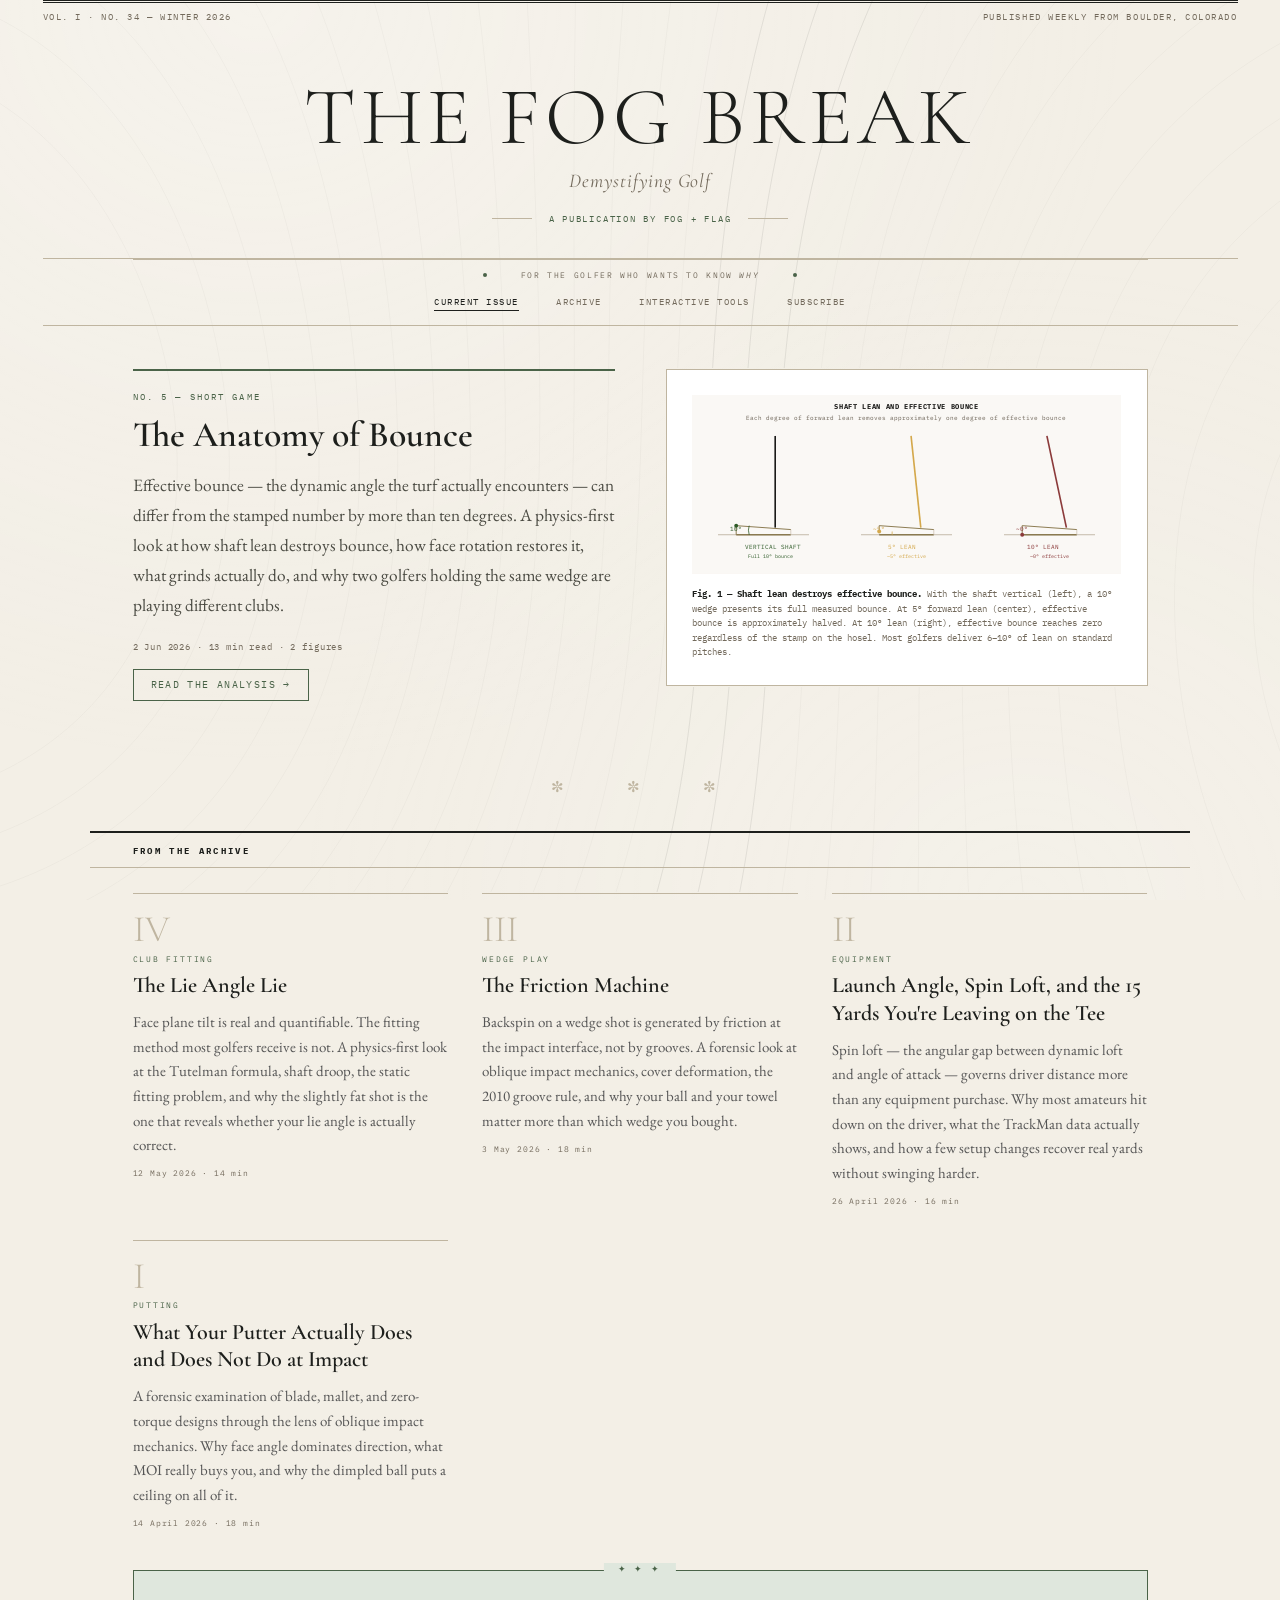
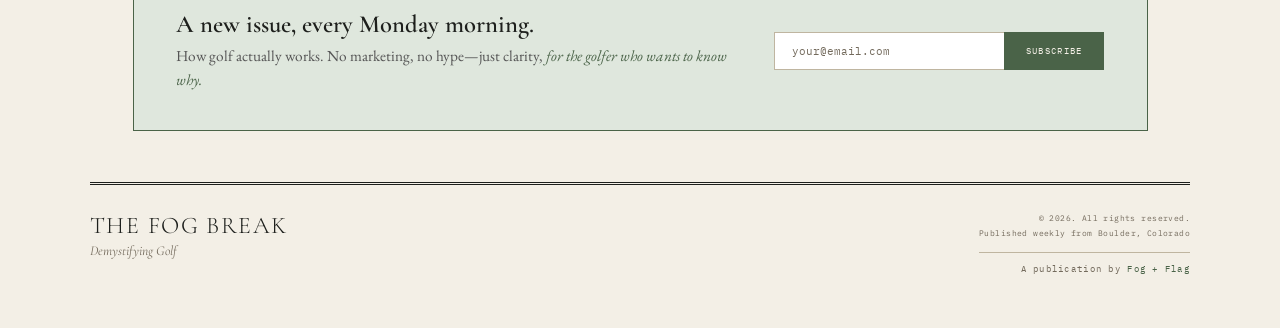
<file: index.html>
<!DOCTYPE html>
<html lang="en">
<head>
<meta charset="UTF-8">
<meta name="viewport" content="width=device-width, initial-scale=1.0">
<title>The Fog Break — Demystifying Golf</title>
<meta name="description" content="Peer-reviewed golf physics in plain English. Forensic breakdowns of putters, drivers, irons, and technique — with explicit citations and interactive tools.">
<meta name="keywords" content="golf physics, putter physics, golf equipment science, face angle, MOI putter, zero-torque putter, gear effect, oblique impact, golf research">
<meta name="author" content="The Fog Break">
<meta name="robots" content="index,follow,max-image-preview:large">
<link rel="canonical" href="https://thefogbreak.com/">

<!-- Open Graph -->
<meta property="og:type" content="website">
<meta property="og:site_name" content="The Fog Break">
<meta property="og:title" content="The Fog Break — Demystifying Golf">
<meta property="og:description" content="Peer-reviewed golf physics in plain English. Forensic breakdowns of equipment and technique with explicit citations and interactive tools.">
<meta property="og:url" content="https://thefogbreak.com/">
<meta property="og:image" content="https://thefogbreak.com/assets/og-default.png">
<meta property="og:image:width" content="1200">
<meta property="og:image:height" content="630">
<meta property="og:locale" content="en_US">

<!-- Twitter -->
<meta name="twitter:card" content="summary_large_image">
<meta name="twitter:title" content="The Fog Break — Demystifying Golf">
<meta name="twitter:description" content="Peer-reviewed golf physics in plain English. Forensic equipment breakdowns with citations.">
<meta name="twitter:image" content="https://thefogbreak.com/assets/og-default.png">

<link rel="icon" type="image/svg+xml" href="/assets/favicon.svg">

<!-- JSON-LD: Publication -->
<script type="application/ld+json">
{
  "@context": "https://schema.org",
  "@type": "WebSite",
  "name": "The Fog Break",
  "alternateName": "The Fog Break — Demystifying Golf",
  "url": "https://thefogbreak.com/",
  "description": "Peer-reviewed golf physics in plain English. Forensic breakdowns of equipment and technique with explicit citations.",
  "publisher": {
    "@type": "Organization",
    "name": "The Fog Break",
    "url": "https://thefogbreak.com/"
  },
  "inLanguage": "en-US"
}
</script>
<link href="https://fonts.googleapis.com/css2?family=Cormorant+Garamond:ital,wght@0,300;0,400;0,500;0,600;0,700;1,300;1,400;1,500&family=EB+Garamond:ital,wght@0,400;0,500;0,600;0,700;1,400;1,500&family=IBM+Plex+Mono:wght@300;400;500&display=swap" rel="stylesheet">
<link rel="stylesheet" href="/assets/motion.css">
<style>
  :root {
    /* Scottish palette — heather, moss, slate, parchment */
    --ink: #1d1f1c;
    --parchment: #f3efe6;
    --cream: #eae5d8;
    --moss: #4a6348;
    --moss-soft: #dfe7dd;
    --heather: #5e4a6b;
    --slate: #3a3d4a;
    --rule: #bfb5a0;
    --rule-dark: #8a7f6e;
    --caption: #736a5c;
    --gold: #b5903a;
    --red: #8b4a3f;
    --fog: rgba(255,255,255,0.06);
  }

  * { margin: 0; padding: 0; box-sizing: border-box; }
  html { font-size: 17px; }
  body {
    background: var(--parchment);
    color: var(--ink);
    font-family: 'EB Garamond', 'Cormorant Garamond', Georgia, serif;
    -webkit-font-smoothing: antialiased;
  }
  .mono { font-family: 'IBM Plex Mono', monospace; }

  /* === Fog texture overlay === */
  body::before {
    content: '';
    position: fixed;
    top: 0; left: 0; right: 0; bottom: 0;
    background:
      radial-gradient(ellipse at 20% 0%, rgba(255,255,255,0.25) 0%, transparent 60%),
      radial-gradient(ellipse at 80% 100%, rgba(255,255,255,0.15) 0%, transparent 50%);
    pointer-events: none;
    z-index: 0;
  }

  /* Everything relative to body::before */
  body > * { position: relative; z-index: 1; }

  /* === TOP RULE — journal style === */
  .top-rule {
    border-top: 3px double var(--ink);
    padding: 0.45rem 0;
    margin: 0 2.5rem;
    display: flex;
    justify-content: space-between;
    align-items: center;
    font-family: 'IBM Plex Mono', monospace;
    font-size: 0.5rem;
    letter-spacing: 0.18em;
    text-transform: uppercase;
    color: var(--caption);
  }

  /* === MASTHEAD === */
  .masthead {
    text-align: center;
    padding: 2.8rem 2rem 2rem;
    margin: 0 2.5rem;
    border-bottom: 1px solid var(--rule);
  }

  .masthead .title-main {
    font-family: 'Cormorant Garamond', serif;
    font-weight: 300;
    font-size: 4.8rem;
    letter-spacing: 0.06em;
    line-height: 1;
    text-transform: uppercase;
    color: var(--ink);
  }

  .masthead .title-the {
    display: block;
    font-family: 'IBM Plex Mono', monospace;
    font-size: 0.6rem;
    letter-spacing: 0.4em;
    text-transform: uppercase;
    color: var(--caption);
    margin-bottom: 0.3rem;
  }

  .masthead .tagline {
    font-family: 'Cormorant Garamond', serif;
    font-style: italic;
    font-weight: 400;
    font-size: 1.15rem;
    color: var(--caption);
    margin-top: 0.6rem;
    letter-spacing: 0.04em;
  }

  .masthead .sponsor-block {
    margin-top: 1.2rem;
    display: flex;
    align-items: center;
    justify-content: center;
    gap: 1rem;
  }
  .masthead .sponsor-rule {
    display: inline-block;
    width: 40px;
    height: 1px;
    background: var(--rule);
  }
  .masthead .sponsor-link {
    font-family: 'IBM Plex Mono', monospace;
    font-size: 0.52rem;
    letter-spacing: 0.2em;
    text-transform: uppercase;
    color: var(--moss);
    text-decoration: none;
    transition: color 0.25s;
  }
  .masthead .sponsor-link:hover {
    color: var(--ink);
  }

  /* Decorative rule under masthead */
  .masthead-rule {
    width: 100%;
    max-width: 1100px;
    margin: 0 auto;
    padding: 0 2.5rem;
  }
  .masthead-rule .rule-inner {
    border-top: 1px solid var(--rule);
    display: flex;
    justify-content: center;
    padding-top: 0.6rem;
    gap: 2rem;
    align-items: center;
  }
  .masthead-rule .rule-dot {
    width: 4px; height: 4px;
    background: var(--moss);
    border-radius: 50%;
  }
  .masthead-rule .sponsor-line {
    font-family: 'IBM Plex Mono', monospace;
    font-size: 0.48rem;
    letter-spacing: 0.2em;
    text-transform: uppercase;
    color: var(--caption);
  }
  .masthead-rule .sponsor-line a {
    color: var(--moss);
    text-decoration: none;
    border-bottom: 1px solid var(--moss);
    padding-bottom: 1px;
  }

  /* === NAV === */
  .nav {
    display: flex;
    justify-content: center;
    gap: 2.2rem;
    padding: 0.85rem 2rem;
    border-bottom: 1px solid var(--rule);
    margin: 0 2.5rem;
    font-family: 'IBM Plex Mono', monospace;
    font-size: 0.55rem;
    letter-spacing: 0.16em;
    text-transform: uppercase;
  }
  .nav a {
    color: var(--caption);
    text-decoration: none;
    transition: color 0.25s;
  }
  .nav a:hover { color: var(--moss); }
  .nav a.active { color: var(--ink); border-bottom: 1px solid var(--ink); padding-bottom: 2px; }

  /* === HERO === */
  .hero-section {
    max-width: 1100px;
    margin: 2.5rem auto;
    padding: 0 2.5rem;
    display: grid;
    grid-template-columns: 1fr 1fr;
    gap: 3rem;
    align-items: start;
  }

  .hero-feature {
    border-top: 2px solid var(--moss);
    padding-top: 1.2rem;
  }
  .hero-feature .label {
    font-family: 'IBM Plex Mono', monospace;
    font-size: 0.5rem;
    letter-spacing: 0.25em;
    text-transform: uppercase;
    color: var(--moss);
    margin-bottom: 0.7rem;
  }
  .hero-feature h2 {
    font-family: 'Cormorant Garamond', serif;
    font-weight: 600;
    font-size: 2.1rem;
    line-height: 1.18;
    margin-bottom: 0.9rem;
    color: var(--ink);
  }
  .hero-feature .excerpt {
    font-size: 1.02rem;
    line-height: 1.72;
    color: #4a4a42;
    margin-bottom: 1.2rem;
  }
  .hero-feature .meta-line {
    font-family: 'IBM Plex Mono', monospace;
    font-size: 0.5rem;
    letter-spacing: 0.1em;
    color: var(--caption);
    margin-bottom: 1rem;
  }
  .hero-feature .read-link {
    font-family: 'IBM Plex Mono', monospace;
    font-size: 0.58rem;
    letter-spacing: 0.14em;
    text-transform: uppercase;
    color: var(--moss);
    text-decoration: none;
    border: 1px solid var(--moss);
    padding: 0.5rem 1rem;
    transition: all 0.25s;
    display: inline-block;
  }
  .hero-feature .read-link:hover {
    background: var(--moss);
    color: var(--parchment);
  }

  /* === HERO DIAGRAM === */
  .hero-diagram {
    background: #fff;
    border: 1px solid var(--rule);
    padding: 1.5rem;
  }
  .hero-diagram svg { width: 100%; height: auto; display: block; }
  .hero-diagram .diagram-caption {
    margin-top: 0.8rem;
    font-family: 'IBM Plex Mono', monospace;
    font-size: 0.55rem;
    color: var(--caption);
    line-height: 1.55;
  }
  .hero-diagram .diagram-caption strong { color: var(--ink); }

  /* === SECTION DIVIDER — Scottish thistle-inspired ornament === */
  .section-ornament {
    text-align: center;
    padding: 2rem 0;
    color: var(--rule);
    font-size: 0.9rem;
    letter-spacing: 0.8em;
  }

  /* === SECTION HEADER === */
  .section-header {
    max-width: 1100px;
    margin: 0 auto;
    padding: 0 2.5rem;
    border-top: 2px solid var(--ink);
    border-bottom: 1px solid var(--rule);
    padding-top: 0.6rem;
    padding-bottom: 0.6rem;
    display: flex;
    justify-content: space-between;
    align-items: baseline;
  }
  .section-header h3 {
    font-family: 'IBM Plex Mono', monospace;
    font-size: 0.55rem;
    letter-spacing: 0.25em;
    text-transform: uppercase;
    color: var(--ink);
  }
  .section-header .more-link {
    font-family: 'IBM Plex Mono', monospace;
    font-size: 0.5rem;
    color: var(--moss);
    text-decoration: none;
    letter-spacing: 0.1em;
  }

  /* === ARTICLE GRID === */
  .article-grid {
    max-width: 1100px;
    margin: 1.5rem auto 2.5rem;
    padding: 0 2.5rem;
    display: grid;
    grid-template-columns: repeat(3, 1fr);
    gap: 2rem;
  }

  .article-card {
    border-top: 1px solid var(--rule);
    padding-top: 1rem;
    transition: border-color 0.25s;
  }
  .article-card:hover { border-color: var(--moss); }

  .article-card .card-num {
    font-family: 'Cormorant Garamond', serif;
    font-weight: 300;
    font-size: 2.2rem;
    color: var(--rule);
    line-height: 1;
    margin-bottom: 0.3rem;
  }
  .article-card .card-topic {
    font-family: 'IBM Plex Mono', monospace;
    font-size: 0.48rem;
    letter-spacing: 0.22em;
    text-transform: uppercase;
    color: var(--moss);
    margin-bottom: 0.5rem;
  }
  .article-card h4 {
    font-family: 'Cormorant Garamond', serif;
    font-weight: 600;
    font-size: 1.3rem;
    line-height: 1.25;
    margin-bottom: 0.6rem;
    color: var(--ink);
  }

  /* Card mini-diagrams */
  .card-diagram {
    background: var(--cream);
    border: 1px solid var(--rule);
    padding: 0.7rem;
    margin: 0.6rem 0 0.8rem;
  }
  .card-diagram svg { width: 100%; height: auto; display: block; }

  .article-card .card-excerpt {
    font-size: 0.88rem;
    line-height: 1.65;
    color: #555;
    margin-bottom: 0.6rem;
  }
  .article-card .card-meta {
    font-family: 'IBM Plex Mono', monospace;
    font-size: 0.48rem;
    letter-spacing: 0.1em;
    color: var(--caption);
  }

  /* === ARCHIVE COMING SOON === */
  .archive-coming-soon {
    max-width: 1100px;
    margin: 1.5rem auto 2.5rem;
    padding: 0 2.5rem;
    text-align: center;
  }
  .acs-quip {
    font-family: 'Cormorant Garamond', serif;
    font-style: italic;
    font-size: 1.15rem;
    color: var(--caption);
    padding: 2rem 0;
    border-top: 1px solid var(--rule);
    border-bottom: 1px solid var(--rule);
    line-height: 1.7;
  }
  .acs-quip em { color: var(--moss); font-style: italic; }

  /* === SUBSCRIBE === */
  .subscribe-section {
    max-width: 1100px;
    margin: 0 auto 3rem;
    padding: 0 2.5rem;
  }
  .subscribe-box {
    border: 1px solid var(--moss);
    padding: 2.2rem 2.5rem;
    display: flex;
    justify-content: space-between;
    align-items: center;
    gap: 2rem;
    background: var(--moss-soft);
    position: relative;
  }
  .subscribe-box::before {
    content: '\2726  \2726  \2726';
    position: absolute;
    top: -0.5rem;
    left: 50%;
    transform: translateX(-50%);
    background: var(--moss-soft);
    padding: 0 0.8rem;
    font-size: 0.5rem;
    color: var(--moss);
    letter-spacing: 0.4em;
  }
  .subscribe-box .sub-text h3 {
    font-family: 'Cormorant Garamond', serif;
    font-weight: 600;
    font-size: 1.45rem;
    color: var(--ink);
    margin-bottom: 0.3rem;
  }
  .subscribe-box .sub-text p {
    font-size: 0.9rem;
    color: #555;
    line-height: 1.6;
  }
  .subscribe-box .sub-text p em {
    font-style: italic;
    color: var(--moss);
  }
  .subscribe-box .sub-form {
    display: flex;
    gap: 0;
    flex-shrink: 0;
  }
  .subscribe-box input {
    font-family: 'IBM Plex Mono', monospace;
    font-size: 0.62rem;
    padding: 0.65rem 1rem;
    border: 1px solid var(--rule);
    background: #fff;
    width: 230px;
    border-right: none;
    color: var(--ink);
  }
  .subscribe-box input::placeholder { color: var(--caption); }
  .subscribe-box button {
    font-family: 'IBM Plex Mono', monospace;
    font-size: 0.55rem;
    letter-spacing: 0.14em;
    text-transform: uppercase;
    padding: 0.65rem 1.2rem;
    background: var(--moss);
    color: var(--parchment);
    border: 1px solid var(--moss);
    cursor: pointer;
    transition: background 0.25s;
  }
  .subscribe-box button:hover { background: var(--ink); border-color: var(--ink); }

  /* === FOOTER === */
  .site-footer {
    border-top: 3px double var(--ink);
    margin: 0 2.5rem;
    padding: 1.5rem 0 3rem;
    display: flex;
    justify-content: space-between;
    align-items: start;
    max-width: 1100px;
    margin-left: auto;
    margin-right: auto;
  }
  .footer-left .fl-title {
    font-family: 'Cormorant Garamond', serif;
    font-weight: 300;
    font-size: 1.4rem;
    letter-spacing: 0.06em;
    text-transform: uppercase;
    color: var(--ink);
  }
  .footer-left .fl-tagline {
    font-family: 'Cormorant Garamond', serif;
    font-style: italic;
    font-size: 0.8rem;
    color: var(--caption);
    margin-top: 0.15rem;
  }
  .footer-right {
    font-family: 'IBM Plex Mono', monospace;
    font-size: 0.48rem;
    color: var(--caption);
    text-align: right;
    line-height: 1.9;
    letter-spacing: 0.05em;
  }
  .footer-right a { color: var(--moss); text-decoration: none; }
  .footer-right .ff-sig {
    margin-top: 0.6rem;
    padding-top: 0.5rem;
    border-top: 1px solid var(--rule);
    font-size: 0.5rem;
    letter-spacing: 0.15em;
  }

  /* === ANIMATIONS === */
  @keyframes fadeUp {
    from { opacity: 0; transform: translateY(14px); }
    to { opacity: 1; transform: translateY(0); }
  }
  .hero-section { animation: fadeUp 0.6s ease both; }
  .section-header, .article-grid { animation: fadeUp 0.6s ease 0.1s both; }
  .subscribe-section { animation: fadeUp 0.6s ease 0.2s both; }

  /* Ensure page content renders above the topo canvas */
  body > *:not(canvas) { position: relative; z-index: 1; }

  /* === ARCHIVE GRID === */
  .archive-grid {
    max-width: 1100px;
    margin: 1.5rem auto 2.5rem;
    padding: 0 2.5rem;
    display: grid;
    grid-template-columns: repeat(3, 1fr);
    gap: 2rem;
  }
  .archive-card {
    border-top: 1px solid var(--rule);
    padding-top: 1rem;
    text-decoration: none;
    color: inherit;
    display: block;
    transition: border-color 0.25s;
  }
  .archive-card:hover { border-color: var(--moss); }
  .archive-card:hover h4 { color: var(--moss); }
  .archive-card .card-num {
    font-family: 'Cormorant Garamond', serif;
    font-weight: 300;
    font-size: 2.2rem;
    color: var(--rule);
    line-height: 1;
    margin-bottom: 0.3rem;
  }
  .archive-card .card-topic {
    font-family: 'IBM Plex Mono', monospace;
    font-size: 0.48rem;
    letter-spacing: 0.22em;
    text-transform: uppercase;
    color: var(--moss);
    margin-bottom: 0.5rem;
  }
  .archive-card h4 {
    font-family: 'Cormorant Garamond', serif;
    font-weight: 600;
    font-size: 1.3rem;
    line-height: 1.25;
    margin-bottom: 0.6rem;
    color: var(--ink);
    transition: color 0.25s;
  }
  .archive-card .card-excerpt {
    font-size: 0.88rem;
    line-height: 1.65;
    color: #555;
    margin-bottom: 0.6rem;
  }
  .archive-card .card-meta {
    font-family: 'IBM Plex Mono', monospace;
    font-size: 0.48rem;
    letter-spacing: 0.1em;
    color: var(--caption);
  }

  /* === RESPONSIVE === */
  @media (max-width: 768px) {
    .hero-section { grid-template-columns: 1fr; }
    .article-grid { grid-template-columns: 1fr; }
    .archive-grid { grid-template-columns: 1fr; }
    .masthead .title-main { font-size: 3rem; }
    .subscribe-box { flex-direction: column; text-align: center; }
    .subscribe-box input { width: 100%; border-right: 1px solid var(--rule); border-bottom: none; }
    .nav { gap: 1rem; flex-wrap: wrap; justify-content: center; }
    .top-rule { flex-direction: column; gap: 0.2rem; text-align: center; }
    .site-footer { flex-direction: column; gap: 1rem; padding: 1.5rem 1.5rem 3rem; }
    .footer-right { text-align: left; }
  }
</style>
</head>
<body>

<div class="top-rule">
  <span id="issue-tag">Vol. I &middot; No. 1 &mdash; Spring 2026</span>
  <span>Published Weekly from Boulder, Colorado</span>
</div>

<div class="masthead">
  <h1 class="title-main">The Fog Break</h1>
  <div class="tagline">Demystifying Golf</div>
  <div class="sponsor-block">
    <span class="sponsor-rule"></span>
    <a href="https://www.fogandflag.com" class="sponsor-link">A publication by Fog + Flag</a>
    <span class="sponsor-rule"></span>
  </div>
</div>

<div class="masthead-rule">
  <div class="rule-inner">
    <span class="rule-dot"></span>
    <span class="sponsor-line">For the golfer who wants to know <em>why</em></span>
    <span class="rule-dot"></span>
  </div>
</div>

<nav class="nav">
  <a href="/" class="active">Current Issue</a>
  <a href="/#archive">Archive</a>
  <a href="/tools/">Interactive Tools</a>
  <a href="/#subscribe">Subscribe</a>
</nav>

<div id="hero-container"></div>

<div id="archive-container"></div>

<div class="subscribe-section" id="subscribe">
  <div class="subscribe-box">
    <div class="sub-text">
      <h3>A new issue, every Monday morning.</h3>
      <p>How golf actually works. No marketing, no hype&mdash;just clarity, <em>for the golfer who wants to know why.</em></p>
    </div>
    <div class="sub-form">
      <input type="email" id="sub-email" placeholder="your@email.com">
      <button id="sub-btn" onclick="handleSubscribe()">Subscribe</button>
    </div>
  </div>
</div>

<div class="site-footer">
  <div class="footer-left">
    <div class="fl-title">The Fog Break</div>
    <div class="fl-tagline">Demystifying Golf</div>
  </div>
  <div class="footer-right">
    &copy; 2026. All rights reserved.<br>
    Published weekly from Boulder, Colorado<br>
    <div class="ff-sig">A publication by <a href="https://www.fogandflag.com">Fog + Flag</a></div>
  </div>
</div>

<script>
async function handleSubscribe() {
  const email = document.getElementById('sub-email').value.trim();
  const btn = document.getElementById('sub-btn');
  const input = document.getElementById('sub-email');

  if (!email || !email.includes('@')) {
    input.style.borderColor = '#8b4a3f';
    input.focus();
    return;
  }

  btn.textContent = 'Subscribing...';
  btn.disabled = true;

  try {
    const res = await fetch('/.netlify/functions/subscribe', {
      method: 'POST',
      headers: { 'Content-Type': 'application/json' },
      body: JSON.stringify({ email }),
    });

    if (res.ok) {
      input.style.display = 'none';
      btn.textContent = 'You\'re in. See you Monday.';
      btn.style.background = 'var(--ink)';
      btn.style.borderColor = 'var(--ink)';
      btn.style.cursor = 'default';
    } else {
      btn.textContent = 'Something went wrong — try again';
      btn.disabled = false;
      btn.style.background = 'var(--red)';
      btn.style.borderColor = 'var(--red)';
    }
  } catch {
    btn.textContent = 'Something went wrong — try again';
    btn.disabled = false;
  }
}
</script>
<script>
// MANIFEST-DRIVEN RENDERING
(function() {
  fetch('/articles/manifest.json')
    .then(r => r.json())
    .then(data => {
      const articles = data.articles;
      const latest = articles[0];
      const archive = articles.slice(1);
      renderHero(latest);
      renderArchive(archive);
    })
    .catch(err => console.error('Manifest load failed:', err));

  function toRomanNum(n) {
    const vals = [[1000,'M'],[900,'CM'],[500,'D'],[400,'CD'],[100,'C'],[90,'XC'],[50,'L'],[40,'XL'],[10,'X'],[9,'IX'],[5,'V'],[4,'IV'],[1,'I']];
    return vals.reduce((s,[v,r]) => { while(n>=v){s+=r;n-=v;} return s; }, '');
  }

  function renderHero(a) {
    const el = document.getElementById('hero-container');
    if (!el) return;
    el.innerHTML = `
      <div class="hero-section">
        <div class="hero-feature">
          <div class="label" id="issue-label">No. ${a.issue} &mdash; ${a.topic}</div>
          <h2>${a.title}</h2>
          <p class="excerpt">${a.excerpt}</p>
          <div class="meta-line">${a.date} &middot; ${a.readtime} read &middot; ${a.figures} figures</div>
          <a href="articles/${a.slug}.html" class="read-link">Read the analysis &rarr;</a>
        </div>
        <div class="hero-diagram" id="hero-diagram-container">
          <div class="diagram-loading" style="height:300px;display:flex;align-items:center;justify-content:center;font-family:'IBM Plex Mono',monospace;font-size:0.55rem;letter-spacing:0.1em;color:var(--caption);text-transform:uppercase;">Loading figure&hellip;</div>
        </div>
      </div>
      <div class="section-ornament">&#10044; &ensp; &#10044; &ensp; &#10044;</div>
    `;
    loadHeroFigure(a);
  }

  function loadHeroFigure(a) {
    fetch(`articles/${a.slug}.html`)
      .then(r => r.text())
      .then(html => {
        const parser = new DOMParser();
        const doc = parser.parseFromString(html, 'text/html');
        const fig = doc.querySelector('.article-figure svg');
        const container = document.getElementById('hero-diagram-container');
        if (!container) return;
        if (fig) {
          // Fix any duplicate marker IDs by prefixing with 'hero-'
          fig.querySelectorAll('[id]').forEach(el => {
            const oldId = el.id;
            const newId = 'hero-' + oldId;
            el.id = newId;
            fig.querySelectorAll(`[href="#${oldId}"]`).forEach(ref => ref.setAttribute('href', '#' + newId));
            fig.querySelectorAll(`[marker-end="url(#${oldId})"]`).forEach(ref => ref.setAttribute('marker-end', `url(#${newId})`));
            fig.querySelectorAll(`[fill="url(#${oldId})"]`).forEach(ref => ref.setAttribute('fill', `url(#${newId})`));
          });
          const figcaption = doc.querySelector('.article-figure figcaption');
          const toolLink = a.tool ? `<a href="${a.tool}" style="display:inline-block;margin-top:0.8rem;font-family:'IBM Plex Mono',monospace;font-size:0.52rem;letter-spacing:0.14em;text-transform:uppercase;color:var(--moss);text-decoration:none;border-bottom:1px solid var(--moss);padding-bottom:2px;">Explore the interactive tool &rarr;</a>` : '';
          container.innerHTML = `
            ${fig.outerHTML}
            <div class="diagram-caption">${figcaption ? figcaption.innerHTML : ''}</div>
            ${toolLink}
          `;
        } else {
          container.innerHTML = '';
        }
      })
      .catch(() => {
        const container = document.getElementById('hero-diagram-container');
        if (container) container.innerHTML = '';
      });
  }

  function renderArchive(articles) {
    const el = document.getElementById('archive-container');
    if (!el) return;
    if (!articles.length) {
      el.innerHTML = `
        <div class="section-header" id="archive">
          <h3>From the Archive</h3>
        </div>
        <div class="archive-coming-soon">
          <p class="acs-quip">The archive fills one issue at a time. More on the way&mdash;every Monday.</p>
        </div>
      `;
      return;
    }
    const cards = articles.map(a => `
      <a href="articles/${a.slug}.html" class="archive-card">
        <div class="card-num">${toRomanNum(a.issue)}</div>
        <div class="card-topic">${a.topic}</div>
        <h4>${a.title}</h4>
        <p class="card-excerpt">${a.excerpt}</p>
        <div class="card-meta">${a.date} &middot; ${a.readtime}</div>
      </a>
    `).join('');
    el.innerHTML = `
      <div class="section-header" id="archive">
        <h3>From the Archive</h3>
      </div>
      <div class="archive-grid">${cards}</div>
    `;
  }
})();
</script>

<script>
// Auto-update issue number based on weeks since launch (Issue 1 = 14 April 2026)
(function() {
  const LAUNCH = new Date('2026-04-14');
  const ISSUE_1_TOPIC = 'Putting';
  const now = new Date();
  const weeksSince = Math.floor((now - LAUNCH) / (7 * 24 * 60 * 60 * 1000));
  const issueNum = weeksSince + 1;
  const vol = Math.ceil(issueNum / 52);

  const seasons = [
    [12,2,'Winter'], [3,5,'Spring'], [6,8,'Summer'], [9,11,'Autumn']
  ];
  const month = now.getMonth() + 1;
  const season = seasons.find(([s,e]) => month >= s || month <= e)?.[2] ||
    seasons.find(([s,e,n]) => month >= s && month <= e)?.[2] || 'Spring';
  const seasonName = (() => {
    if (month >= 3 && month <= 5) return 'Spring';
    if (month >= 6 && month <= 8) return 'Summer';
    if (month >= 9 && month <= 11) return 'Autumn';
    return 'Winter';
  })();

  const toRoman = n => {
    const vals = [[1000,'M'],[900,'CM'],[500,'D'],[400,'CD'],[100,'C'],[90,'XC'],
      [50,'L'],[40,'XL'],[10,'X'],[9,'IX'],[5,'V'],[4,'IV'],[1,'I']];
    return vals.reduce((s,[v,r]) => { while(n>=v){s+=r;n-=v;} return s; }, '');
  };

  document.getElementById('issue-tag').textContent =
    `Vol. ${toRoman(vol)} \u00B7 No. ${issueNum} \u2014 ${seasonName} ${now.getFullYear()}`;
  document.getElementById('issue-label').textContent =
    `No. ${issueNum} \u2014 ${ISSUE_1_TOPIC}`;
})();
</script>
<script src="/assets/topo.js"></script>
</body>
</html>
</file>
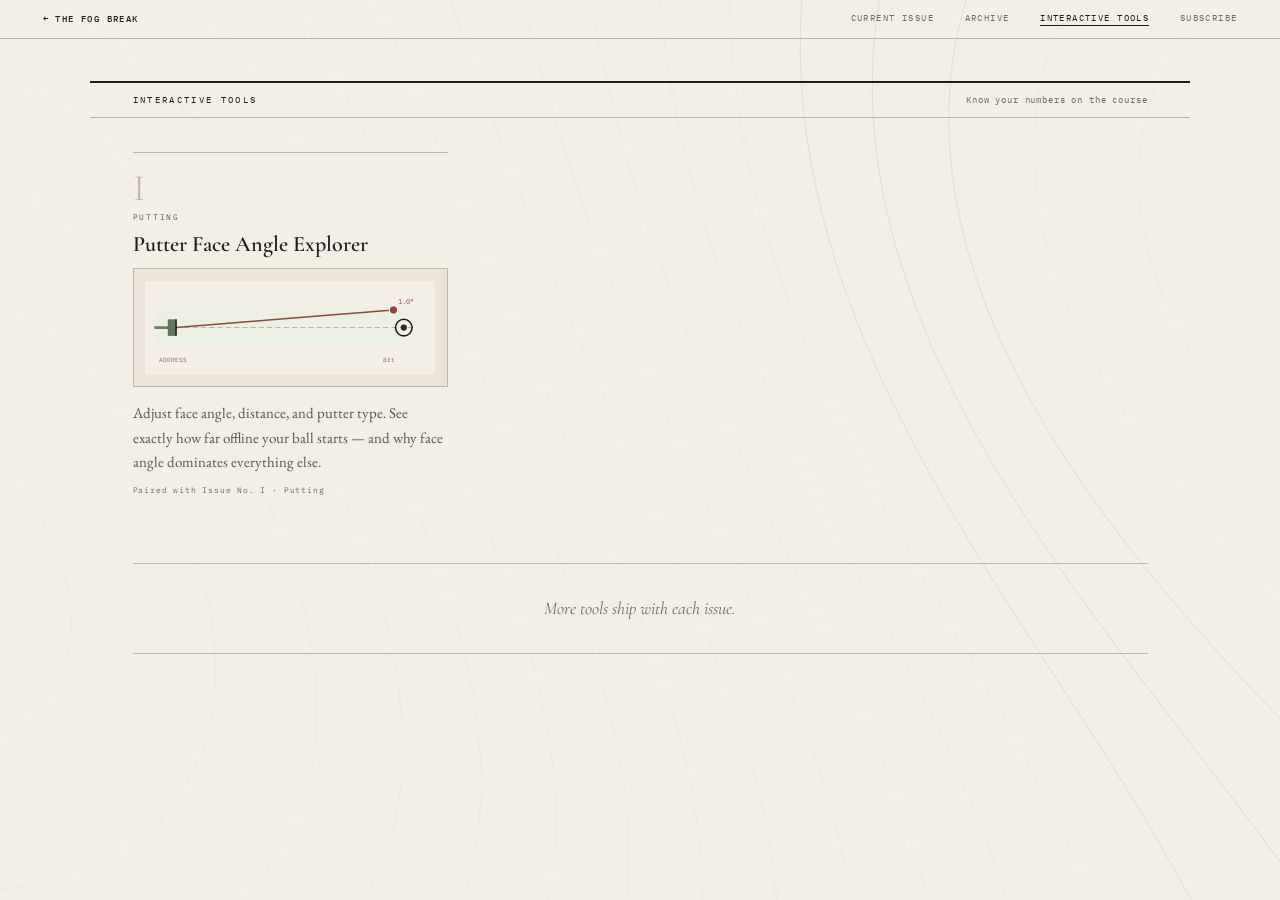
<file: tools/index.html>
<!DOCTYPE html>
<html lang="en">
<head>
<meta charset="UTF-8">
<meta name="viewport" content="width=device-width, initial-scale=1.0">
<title>Interactive Tools — The Fog Break</title>
<meta name="description" content="Interactive physics tools from The Fog Break. Explore face angle, gear effect, and impact-ratio behavior in putters with the same equations we use in our articles.">
<meta name="keywords" content="golf physics tools, putter face angle calculator, golf interactive tools, putting simulator, face angle visualizer">
<meta name="robots" content="index,follow">
<link rel="canonical" href="https://thefogbreak.com/tools/">

<meta property="og:type" content="website">
<meta property="og:site_name" content="The Fog Break">
<meta property="og:title" content="Interactive Physics Tools — The Fog Break">
<meta property="og:description" content="Explore golf physics hands-on. Same equations as the articles, with sliders.">
<meta property="og:url" content="https://thefogbreak.com/tools/">
<meta property="og:image" content="https://thefogbreak.com/assets/og-default.png">
<meta property="og:image:width" content="1200">
<meta property="og:image:height" content="630">

<meta name="twitter:card" content="summary_large_image">
<meta name="twitter:title" content="Interactive Physics Tools — The Fog Break">
<meta name="twitter:description" content="Explore golf physics hands-on. Same equations as the articles, with sliders.">
<meta name="twitter:image" content="https://thefogbreak.com/assets/og-default.png">

<link rel="icon" type="image/svg+xml" href="/assets/favicon.svg">
<link href="https://fonts.googleapis.com/css2?family=Cormorant+Garamond:ital,wght@0,300;0,400;0,500;0,600;0,700;1,300;1,400;1,500&family=EB+Garamond:ital,wght@0,400;0,500;0,600;0,700;1,400;1,500&family=IBM+Plex+Mono:wght@300;400;500&display=swap" rel="stylesheet">
<link rel="stylesheet" href="/assets/motion.css">
<style>
  :root {
    --ink: #1d1f1c;
    --parchment: #f3efe6;
    --cream: #eae5d8;
    --moss: #4a6348;
    --moss-soft: #dfe7dd;
    --rule: #bfb5a0;
    --caption: #736a5c;
  }
  * { margin: 0; padding: 0; box-sizing: border-box; }
  html { font-size: 17px; }
  body { background: var(--parchment); color: var(--ink); font-family: 'EB Garamond', 'Cormorant Garamond', Georgia, serif; -webkit-font-smoothing: antialiased; }

  .site-nav { display: flex; justify-content: space-between; align-items: center; padding: 0.7rem 2.5rem; border-bottom: 1px solid var(--rule); font-family: 'IBM Plex Mono', monospace; font-size: 0.52rem; letter-spacing: 0.16em; text-transform: uppercase; }
  .site-nav .nav-home { color: var(--ink); text-decoration: none; font-weight: 500; }
  .site-nav .nav-home:hover { color: var(--moss); }
  .site-nav .nav-links { display: flex; gap: 1.8rem; }
  .site-nav .nav-links a { color: var(--caption); text-decoration: none; transition: color 0.2s; }
  .site-nav .nav-links a.active { color: var(--ink); border-bottom: 1px solid var(--ink); padding-bottom: 2px; }
  .site-nav .nav-links a:hover { color: var(--moss); }

  .page-header {
    max-width: 1100px;
    margin: 2.5rem auto 0;
    padding: 0 2.5rem;
    border-top: 2px solid var(--ink);
    border-bottom: 1px solid var(--rule);
    padding-top: 0.6rem;
    padding-bottom: 0.6rem;
    display: flex;
    justify-content: space-between;
    align-items: baseline;
  }
  .page-header h1 { font-family: 'IBM Plex Mono', monospace; font-size: 0.55rem; letter-spacing: 0.25em; text-transform: uppercase; color: var(--ink); font-weight: 400; }
  .page-header .sub { font-family: 'IBM Plex Mono', monospace; font-size: 0.5rem; color: var(--caption); letter-spacing: 0.1em; }

  .tools-grid {
    max-width: 1100px;
    margin: 2rem auto 4rem;
    padding: 0 2.5rem;
    display: grid;
    grid-template-columns: repeat(3, 1fr);
    gap: 2rem;
  }

  .tool-card {
    border-top: 1px solid var(--rule);
    padding-top: 1rem;
    text-decoration: none;
    color: inherit;
    display: block;
    transition: border-color 0.25s;
  }
  .tool-card:hover { border-color: var(--moss); }
  .tool-card:hover .card-title { color: var(--moss); }

  .card-num { font-family: 'Cormorant Garamond', serif; font-weight: 300; font-size: 2.2rem; color: var(--rule); line-height: 1; margin-bottom: 0.3rem; }
  .card-topic { font-family: 'IBM Plex Mono', monospace; font-size: 0.48rem; letter-spacing: 0.22em; text-transform: uppercase; color: var(--moss); margin-bottom: 0.5rem; }
  .card-title { font-family: 'Cormorant Garamond', serif; font-weight: 600; font-size: 1.3rem; line-height: 1.25; margin-bottom: 0.6rem; color: var(--ink); transition: color 0.25s; }
  .card-preview { background: var(--cream); border: 1px solid var(--rule); padding: 0.7rem; margin: 0.6rem 0 0.8rem; }
  .card-preview svg { width: 100%; height: auto; display: block; }
  .card-excerpt { font-size: 0.88rem; line-height: 1.65; color: #555; margin-bottom: 0.6rem; }
  .card-meta { font-family: 'IBM Plex Mono', monospace; font-size: 0.48rem; letter-spacing: 0.1em; color: var(--caption); }

  .coming-soon { max-width: 1100px; margin: 0 auto 4rem; padding: 0 2.5rem; }
  .coming-soon-inner { border-top: 1px solid var(--rule); border-bottom: 1px solid var(--rule); padding: 2rem 0; text-align: center; font-family: 'Cormorant Garamond', serif; font-style: italic; font-size: 1.05rem; color: var(--caption); }

  @media (max-width: 768px) {
    .tools-grid { grid-template-columns: 1fr; }
    .site-nav { padding: 0.7rem 1rem; }
    .site-nav .nav-links { gap: 1rem; }
  }
</style>
</head>
<body>

<nav class="site-nav">
  <a href="/" class="nav-home">&larr; The Fog Break</a>
  <div class="nav-links">
    <a href="/">Current Issue</a>
    <a href="/#archive">Archive</a>
    <a href="/tools/" class="active">Interactive Tools</a>
    <a href="/#subscribe">Subscribe</a>
  </div>
</nav>

<div class="page-header">
  <h1>Interactive Tools</h1>
  <span class="sub">Know your numbers on the course</span>
</div>

<div class="tools-grid">

  <a href="/tools/putter-face-angle.html" class="tool-card">
    <div class="card-num">I</div>
    <div class="card-topic">Putting</div>
    <div class="card-title">Putter Face Angle Explorer</div>
    <div class="card-preview">
      <svg viewBox="0 0 280 90" xmlns="http://www.w3.org/2000/svg">
        <rect width="100%" height="100%" fill="#f3efe6"/>
        <rect x="10" y="25" width="240" height="40" fill="#e8efe6" opacity="0.5" rx="1"/>
        <line x1="30" y1="45" x2="260" y2="45" stroke="#bfb5a0" stroke-width="1" stroke-dasharray="5 3"/>
        <line x1="30" y1="45" x2="240" y2="28" stroke="#8b4a3f" stroke-width="1.5"/>
        <circle cx="250" cy="45" r="8" fill="none" stroke="#1d1f1c" stroke-width="1.5"/>
        <circle cx="250" cy="45" r="3" fill="#2a2a28"/>
        <circle cx="240" cy="28" r="4" fill="#8b4a3f" stroke="#fff" stroke-width="1"/>
        <!-- blade putter top-down -->
        <line x1="10" y1="45" x2="22" y2="45" stroke="#4a6348" stroke-width="2.5" stroke-linecap="round" opacity="0.8"/>
        <rect x="22" y="37" width="8" height="16" fill="#4a6348" opacity="0.85"/>
        <line x1="30" y1="37" x2="30" y2="53" stroke="#1d1f1c" stroke-width="1.5"/>
        <text x="244" y="22" font-family="'IBM Plex Mono',monospace" font-size="7" fill="#8b4a3f">1.0&deg;</text>
        <text x="14" y="78" font-family="'IBM Plex Mono',monospace" font-size="6" fill="#736a5c">ADDRESS</text>
        <text x="230" y="78" font-family="'IBM Plex Mono',monospace" font-size="6" fill="#736a5c">8ft</text>
      </svg>
    </div>
    <p class="card-excerpt">Adjust face angle, distance, and putter type. See exactly how far offline your ball starts &mdash; and why face angle dominates everything else.</p>
    <div class="card-meta">Paired with Issue No. I &middot; Putting</div>
  </a>

</div>

<div class="coming-soon">
  <div class="coming-soon-inner">More tools ship with each issue.</div>
</div>

<script src="/assets/topo.js"></script>
</body>
</html>
</file>
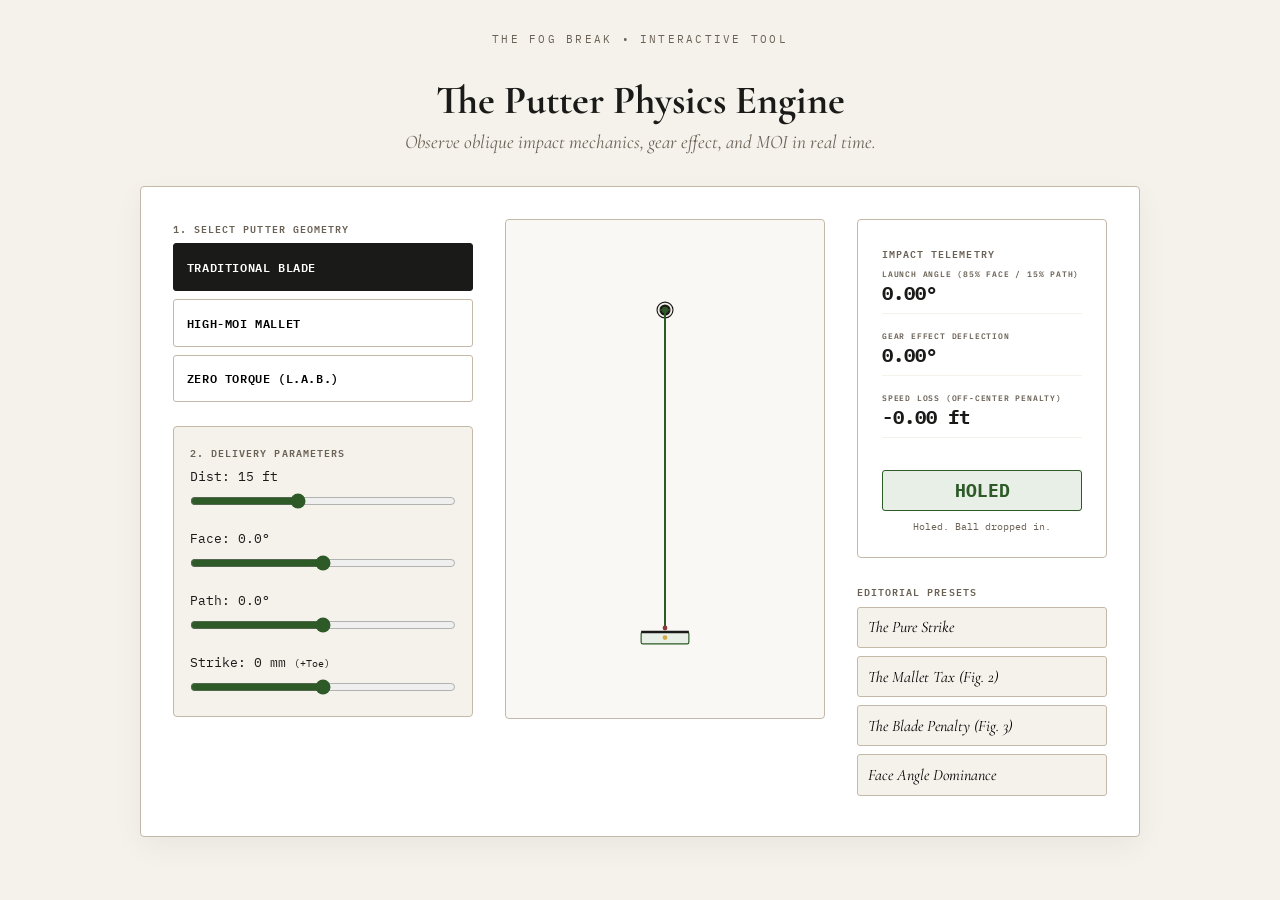
<file: putter-physics.html>
<!DOCTYPE html>
<html lang="en">
<head>
<meta charset="UTF-8">
<meta name="viewport" content="width=device-width, initial-scale=1.0">
<title>The Fog Break - Putter Physics Simulator</title>
<link href="https://fonts.googleapis.com/css2?family=Cormorant+Garamond:ital,wght@0,300;0,400;0,600;0,700;1,400&family=IBM+Plex+Mono:wght@400;500;600;700&display=swap" rel="stylesheet">
<style>
  :root {
    --ink: #1a1a18;
    --paper: #f5f1eb;
    --accent: #2d5a27;
    --accent-light: #e8efe7;
    --rule: #c4b9a8;
    --caption: #6b6256;
    --red: #8b3a3a;
    --red-light: #f5eaea;
    --gold: #d4a84b;
  }
  
  * { margin: 0; padding: 0; box-sizing: border-box; }
  body { 
    background: var(--paper); 
    color: var(--ink); 
    font-family: 'Cormorant Garamond', serif; 
    -webkit-font-smoothing: antialiased; 
    padding: 2rem;
  }

  .masthead { 
    text-align: center; 
    font-family: 'IBM Plex Mono', monospace; 
    font-size: 0.7rem; 
    letter-spacing: 0.2em; 
    text-transform: uppercase; 
    color: var(--caption);
    margin-bottom: 2rem;
  }

  h1 {
    font-weight: 700;
    font-size: 2.5rem;
    text-align: center;
    line-height: 1.1;
    margin-bottom: 0.5rem;
  }

  .subtitle {
    font-style: italic;
    text-align: center;
    font-size: 1.2rem;
    color: var(--caption);
    margin-bottom: 2rem;
  }

  .app-container {
    max-width: 1000px;
    margin: 0 auto;
    display: grid;
    grid-template-columns: 300px 1fr 250px;
    gap: 2rem;
    background: #fff;
    border: 1px solid var(--rule);
    border-radius: 4px;
    padding: 2rem;
    box-shadow: 0 10px 30px rgba(26,26,24,0.05);
  }

  /* Typography for UI */
  .mono-label {
    font-family: 'IBM Plex Mono', monospace;
    font-size: 0.65rem;
    letter-spacing: 0.1em;
    text-transform: uppercase;
    font-weight: 600;
    color: var(--caption);
    margin-bottom: 0.4rem;
    display: block;
  }

  /* Controls Section */
  .panel { display: flex; flex-direction: column; gap: 1.5rem; }
  
  .control-group {
    background: var(--paper);
    padding: 1rem;
    border-radius: 4px;
    border: 1px solid var(--rule);
  }

  .slider-row {
    display: flex;
    justify-content: space-between;
    align-items: center;
    font-family: 'IBM Plex Mono', monospace;
    font-size: 0.8rem;
    margin-bottom: 0.5rem;
  }

  input[type=range] {
    width: 100%;
    accent-color: var(--accent);
    cursor: pointer;
  }

  /* Putter Toggles */
  .toggle-group {
    display: flex;
    flex-direction: column;
    gap: 0.5rem;
  }

  .toggle-btn {
    appearance: none;
    background: #fff;
    border: 1px solid var(--rule);
    padding: 0.8rem;
    font-family: 'IBM Plex Mono', monospace;
    font-size: 0.75rem;
    font-weight: 600;
    text-transform: uppercase;
    letter-spacing: 0.05em;
    cursor: pointer;
    text-align: left;
    border-radius: 3px;
    transition: all 0.2s;
  }

  .toggle-btn.active {
    background: var(--ink);
    color: #fff;
    border-color: var(--ink);
  }

  /* Presets */
  .preset-btn {
    appearance: none;
    background: var(--paper);
    border: 1px solid var(--rule);
    padding: 0.6rem;
    font-family: 'Cormorant Garamond', serif;
    font-size: 1rem;
    font-style: italic;
    cursor: pointer;
    border-radius: 3px;
    text-align: left;
    width: 100%;
    margin-bottom: 0.5rem;
  }
  .preset-btn:hover { background: #e8e4dd; }

  /* Canvas Section */
  .canvas-container {
    position: relative;
    background: #faf8f5;
    border: 1px solid var(--rule);
    border-radius: 4px;
    height: 500px;
    overflow: hidden;
  }

  svg { width: 100%; height: 100%; }

  /* Results Readout */
  .results-panel {
    border: 1px solid var(--rule);
    border-radius: 4px;
    padding: 1.5rem;
    background: #fff;
  }

  .result-metric {
    margin-bottom: 1rem;
    border-bottom: 1px solid var(--paper);
    padding-bottom: 0.5rem;
  }
  
  .result-value {
    font-family: 'IBM Plex Mono', monospace;
    font-size: 1.2rem;
    font-weight: 700;
  }

  .status-badge {
    display: inline-block;
    padding: 0.5rem 1rem;
    font-family: 'IBM Plex Mono', monospace;
    font-weight: 700;
    font-size: 1.1rem;
    border-radius: 3px;
    margin-top: 1rem;
    width: 100%;
    text-align: center;
  }
  .status-make { background: var(--accent-light); color: var(--accent); border: 1px solid var(--accent); }
  .status-miss { background: var(--red-light); color: var(--red); border: 1px solid var(--red); }

  @media (max-width: 900px) {
    .app-container { grid-template-columns: 1fr; }
  }
</style>
</head>
<body>

<div class="masthead">The Fog Break &bull; Interactive Tool</div>
<h1>The Putter Physics Engine</h1>
<p class="subtitle">Observe oblique impact mechanics, gear effect, and MOI in real time.</p>

<div class="app-container">
  
  <div class="panel">
    <div>
      <span class="mono-label">1. Select Putter Geometry</span>
      <div class="toggle-group">
        <button class="toggle-btn active" onclick="setPutter('blade')" id="btn-blade">Traditional Blade</button>
        <button class="toggle-btn" onclick="setPutter('mallet')" id="btn-mallet">High-MOI Mallet</button>
        <button class="toggle-btn" onclick="setPutter('zero')" id="btn-zero">Zero Torque (L.A.B.)</button>
      </div>
    </div>

    <div class="control-group">
      <span class="mono-label">2. Delivery Parameters</span>
      
      <div class="slider-row">
        <span>Dist: <span id="val-dist">15</span> ft</span>
      </div>
      <input type="range" id="slide-dist" min="5" max="30" step="1" value="15" oninput="updatePhysics()">
      
      <div style="height: 1rem;"></div>

      <div class="slider-row">
        <span>Face: <span id="val-face">0.0</span>&deg;</span>
      </div>
      <input type="range" id="slide-face" min="-3" max="3" step="0.1" value="0" oninput="updatePhysics()">
      
      <div style="height: 1rem;"></div>

      <div class="slider-row">
        <span>Path: <span id="val-path">0.0</span>&deg;</span>
      </div>
      <input type="range" id="slide-path" min="-3" max="3" step="0.1" value="0" oninput="updatePhysics()">
      
      <div style="height: 1rem;"></div>

      <div class="slider-row">
        <span>Strike: <span id="val-strike">0</span> mm <span style="font-size:0.6rem">(+Toe)</span></span>
      </div>
      <input type="range" id="slide-strike" min="-20" max="20" step="1" value="0" oninput="updatePhysics()">
    </div>
  </div>

  <div class="canvas-container">
    <svg id="sim-canvas" viewBox="0 0 400 500">
      <line x1="200" y1="50" x2="200" y2="450" stroke="#c4b9a8" stroke-width="1" stroke-dasharray="5 5"/>
      
      <circle cx="200" cy="50" r="10" fill="#f5f1eb" stroke="#1a1a18" stroke-width="1.5"/>
      <circle cx="200" cy="50" r="7" fill="#1a1a18"/>

      <line x1="190" y1="50" x2="210" y2="50" stroke="#c4b9a8" stroke-width="0.5"/>

      <path id="ball-path" d="M 200 450 L 200 50" fill="none" stroke="#2d5a27" stroke-width="2.5"/>
      <circle id="ball-end" cx="200" cy="50" r="4" fill="#2d5a27"/>

      <g id="putter-head" transform="translate(200, 450)">
        <rect id="putter-body" x="-30" y="5" width="60" height="15" rx="2" fill="#e8efe7" stroke="#1a1a18" stroke-width="1.5"/>
        <line x1="-30" y1="5" x2="30" y2="5" stroke="#1a1a18" stroke-width="3"/>
        <circle id="putter-cg" cx="0" cy="12" r="3" fill="#d4a84b"/>
      </g>

      <circle id="strike-dot" cx="200" cy="450" r="3" fill="#8b3a3a"/>
    </svg>
  </div>

  <div class="panel">
    <div class="results-panel">
      <span class="mono-label">Impact Telemetry</span>
      
      <div class="result-metric">
        <span class="mono-label" style="font-size:0.5rem; margin:0;">Launch Angle (85% Face / 15% Path)</span>
        <div class="result-value" id="res-launch">0.00&deg;</div>
      </div>

      <div class="result-metric">
        <span class="mono-label" style="font-size:0.5rem; margin:0;">Gear Effect Deflection</span>
        <div class="result-value" id="res-gear">0.00&deg;</div>
      </div>

      <div class="result-metric">
        <span class="mono-label" style="font-size:0.5rem; margin:0;">Speed Loss (Off-center penalty)</span>
        <div class="result-value" id="res-drop">0.00 ft</div>
      </div>

      <div id="status-badge" class="status-badge status-make">HOLED</div>
      <div id="status-desc" style="font-family:'IBM Plex Mono', monospace; font-size:0.65rem; text-align:center; margin-top:0.5rem; color:#6b6256;">Dead center.</div>
    </div>

    <div>
      <span class="mono-label">Editorial Presets</span>
      <button class="preset-btn" onclick="applyPreset('pure')">The Pure Strike</button>
      <button class="preset-btn" onclick="applyPreset('mallet-tax')">The Mallet Tax (Fig. 2)</button>
      <button class="preset-btn" onclick="applyPreset('blade-forgive')">The Blade Penalty (Fig. 3)</button>
      <button class="preset-btn" onclick="applyPreset('face-dominates')">Face Angle Dominance</button>
    </div>
  </div>

</div>

<script>
  // Physics Constants from the article
  const FACE_RATIO = 0.85;
  const PATH_RATIO = 0.15;
  const HOLE_RADIUS_INCHES = 2.125;
  const BALL_RADIUS_INCHES = 0.84;
  const MARGIN_INCHES = HOLE_RADIUS_INCHES - BALL_RADIUS_INCHES; // 1.285 inches
  
  // Putter Profiles
  const putters = {
    blade: {
      gearMult: 0.0153, // 15mm = 0.23 deg
      speedDropMult: 0.236, // 12.7mm = 3 ft short
      color: '#e8efe7',
      stroke: '#2d5a27',
      cgDepth: 12,
      bodyHeight: 15
    },
    mallet: {
      gearMult: 0.0393, // 15mm = 0.59 deg
      speedDropMult: 0.013, // 12.7mm = ~2 inches short
      color: '#f5eaea',
      stroke: '#8b3a3a',
      cgDepth: 25,
      bodyHeight: 35
    },
    zero: {
      gearMult: 0.0393, // Behaves like a mallet on impact
      speedDropMult: 0.013,
      color: '#f5f1eb',
      stroke: '#1a1a18',
      cgDepth: 15,
      bodyHeight: 25
    }
  };

  let currentPutter = 'blade';

  function setPutter(type) {
    currentPutter = type;
    document.querySelectorAll('.toggle-btn').forEach(btn => btn.classList.remove('active'));
    document.getElementById('btn-' + type).classList.add('active');
    updatePhysics();
  }

  function applyPreset(preset) {
    const sDist = document.getElementById('slide-dist');
    const sFace = document.getElementById('slide-face');
    const sPath = document.getElementById('slide-path');
    const sStrike = document.getElementById('slide-strike');

    if (preset === 'pure') {
      setPutter('blade');
      sDist.value = 15; sFace.value = 0; sPath.value = 0; sStrike.value = 0;
    } else if (preset === 'mallet-tax') {
      setPutter('mallet');
      sDist.value = 18; sFace.value = 0; sPath.value = 0; sStrike.value = 15; // Toe strike pushes it offline
    } else if (preset === 'blade-forgive') {
      setPutter('blade');
      sDist.value = 20; sFace.value = 0; sPath.value = 0; sStrike.value = 13; // 1/2 inch toe strike leaves it short
    } else if (preset === 'face-dominates') {
      setPutter('blade');
      sDist.value = 10; sFace.value = 1.0; sPath.value = -2.0; sStrike.value = 0; // Huge cut path, but face is 1 deg open so it misses right.
    }
    updatePhysics();
  }

  function updatePhysics() {
    // Get slider values
    const dist = parseFloat(document.getElementById('slide-dist').value);
    const face = parseFloat(document.getElementById('slide-face').value);
    const path = parseFloat(document.getElementById('slide-path').value);
    const strike = parseFloat(document.getElementById('slide-strike').value); // Positive is Toe (Right)

    // Update UI labels
    document.getElementById('val-dist').innerText = dist;
    document.getElementById('val-face').innerText = face.toFixed(1);
    document.getElementById('val-path').innerText = path.toFixed(1);
    document.getElementById('val-strike').innerText = strike;

    const pData = putters[currentPutter];

    // Core Physics
    let launchAngle = (face * FACE_RATIO) + (path * PATH_RATIO);
    
    // Gear Effect: Positive strike (toe) -> face opens -> gear effect pushes ball Right (Positive angle)
    // Wait, the article states Mallet toe strike pushes ball offline (away from center).
    let gearEffectAngle = strike * pData.gearMult; 
    let finalAngle = launchAngle + gearEffectAngle;

    // Distance Physics (Assume player hits it with perfect energy for targetDist + 1.5 ft past hole)
    let perfectRoll = dist + 1.5;
    let distanceLost = Math.abs(strike) * pData.speedDropMult;
    let actualRoll = perfectRoll - distanceLost;

    // Lateral miss at the hole's depth
    let lateralMissInches = Math.tan(finalAngle * Math.PI / 180) * (dist * 12);

    // Determine Status
    let status = "HOLED";
    let statusDesc = "";
    let isShort = actualRoll < dist;
    let isWide = Math.abs(lateralMissInches) > MARGIN_INCHES;

    if (isShort) {
      status = "MISS (SHORT)";
      let shortBy = (dist - actualRoll).toFixed(1);
      statusDesc = `Left ${shortBy} ft short of the hole.`;
    } else if (isWide) {
      status = "MISS (WIDE)";
      let side = lateralMissInches > 0 ? "Right" : "Left";
      statusDesc = `Missed ${Math.abs(lateralMissInches).toFixed(1)}" to the ${side}.`;
    } else {
      statusDesc = `Holed. Ball dropped in.`;
    }

    // Update Data Panel
    document.getElementById('res-launch').innerText = `${launchAngle > 0 ? '+':''}${launchAngle.toFixed(2)}°`;
    document.getElementById('res-gear').innerText = `${gearEffectAngle > 0 ? '+':''}${gearEffectAngle.toFixed(2)}°`;
    document.getElementById('res-drop').innerText = `-${distanceLost.toFixed(2)} ft`;
    
    const badge = document.getElementById('status-badge');
    badge.innerText = status;
    badge.className = 'status-badge ' + (status === "HOLED" ? 'status-make' : 'status-miss');
    document.getElementById('status-desc').innerText = statusDesc;

    // --- DRAW SVG ---
    drawSVG(dist, face, path, strike, finalAngle, actualRoll, pData, status);
  }

  function drawSVG(targetDist, face, path, strike, finalAngle, actualRoll, pData, status) {
    const svgHeight = 500;
    const holeY = 50;
    const putterY = 450;
    const pxPerFoot = (putterY - holeY) / targetDist;

    // Rotate Putter Head
    const head = document.getElementById('putter-head');
    head.setAttribute('transform', `translate(200, ${putterY}) rotate(${face})`);
    
    // Update Putter Body (Blade vs Mallet shapes)
    const body = document.getElementById('putter-body');
    body.setAttribute('height', pData.bodyHeight);
    body.setAttribute('fill', pData.color);
    body.setAttribute('stroke', pData.stroke);
    
    const cg = document.getElementById('putter-cg');
    cg.setAttribute('cy', pData.cgDepth);

    // Move Strike Dot
    const sDot = document.getElementById('strike-dot');
    // Rotate strike point mapping based on face angle
    const sRad = face * Math.PI / 180;
    // Base position is (200 + strike, 450) but rotated
    // For visual simplicity, just offset X since face angles are tiny
    sDot.setAttribute('cx', 200 + (strike * 1.5)); // Exaggerate strike visual slightly
    sDot.setAttribute('cy', 450);

    // Calculate ball end position
    // Stop ball at actualRoll, but cap at the top of the canvas
    let endDistPx = Math.min(actualRoll * pxPerFoot, putterY - 10);
    let endY = putterY - endDistPx;
    
    // If it's a make, drop it in the hole
    if (status === "HOLED") {
      endY = holeY;
    }

    let endX = 200 + Math.tan(finalAngle * Math.PI / 180) * endDistPx;

    const pathLine = document.getElementById('ball-path');
    pathLine.setAttribute('d', `M 200 450 L ${endX} ${endY}`);
    
    const bEnd = document.getElementById('ball-end');
    bEnd.setAttribute('cx', endX);
    bEnd.setAttribute('cy', endY);
    bEnd.setAttribute('fill', status === "HOLED" ? '#2d5a27' : '#8b3a3a');
    pathLine.setAttribute('stroke', status === "HOLED" ? '#2d5a27' : '#8b3a3a');
  }

  // Initialize
  updatePhysics();

</script>
</body>
</html>
</file>
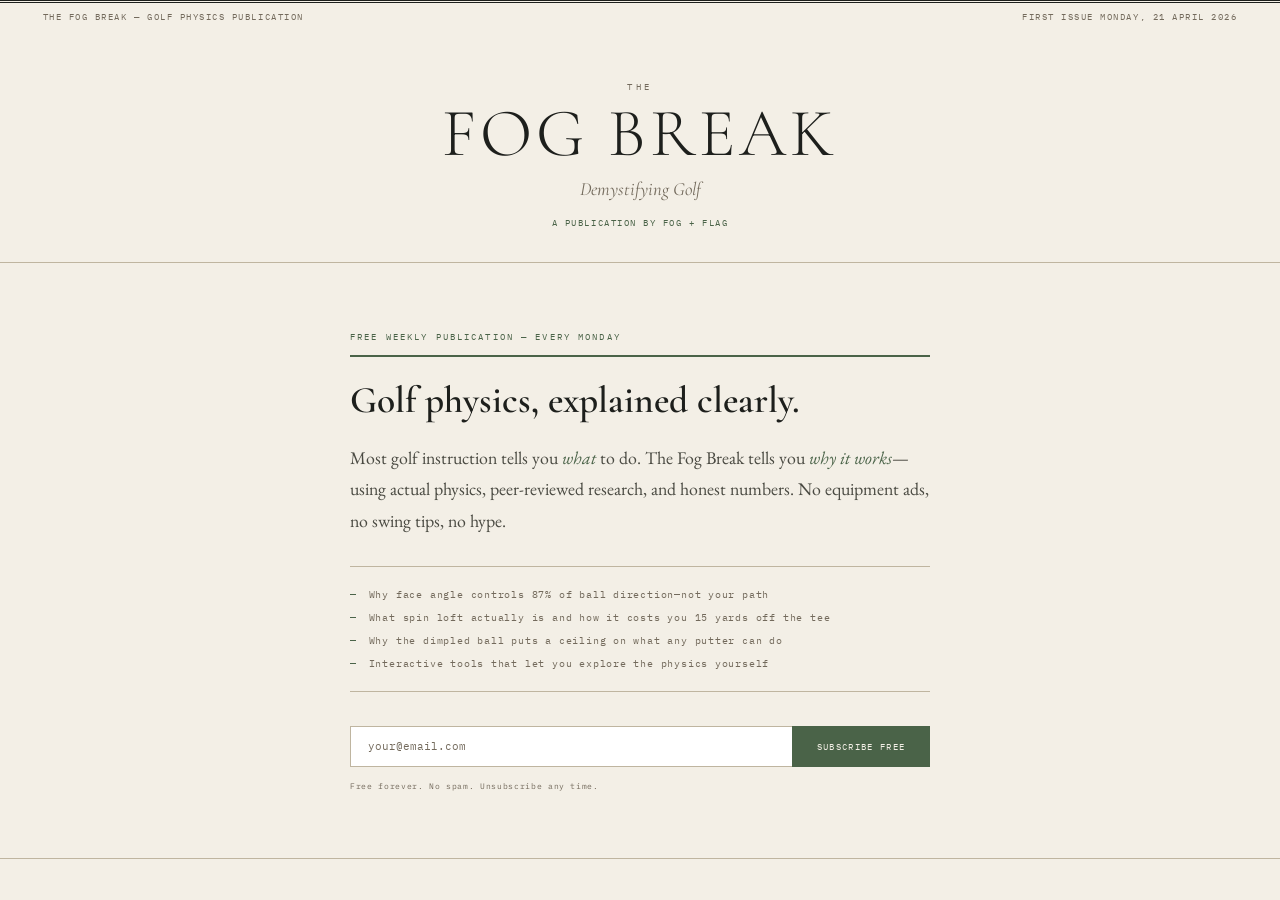
<file: signup.html>
<!DOCTYPE html>
<html lang="en">
<head>
<meta charset="UTF-8">
<meta name="viewport" content="width=device-width, initial-scale=1.0">
<title>Subscribe — The Fog Break</title>
<link rel="icon" type="image/svg+xml" href="/assets/favicon.svg">
<meta name="description" content="Golf physics, explained clearly. A new issue every Monday morning. No marketing, no hype.">
<link href="https://fonts.googleapis.com/css2?family=Cormorant+Garamond:ital,wght@0,300;0,400;0,600;0,700;1,400&family=EB+Garamond:ital,wght@0,400;0,500;1,400&family=IBM+Plex+Mono:wght@300;400;500&display=swap" rel="stylesheet">
<style>
  :root { --ink:#1d1f1c;--parchment:#f3efe6;--moss:#4a6348;--moss-soft:#dfe7dd;--rule:#bfb5a0;--caption:#736a5c; }
  *{margin:0;padding:0;box-sizing:border-box} html{font-size:17px}
  body{background:var(--parchment);color:var(--ink);font-family:'EB Garamond',Georgia,serif;-webkit-font-smoothing:antialiased;min-height:100vh;display:flex;flex-direction:column}
  .top-rule{border-top:3px double var(--ink);padding:.45rem 2.5rem;display:flex;justify-content:space-between;font-family:'IBM Plex Mono',monospace;font-size:.5rem;letter-spacing:.18em;text-transform:uppercase;color:var(--caption)}
  .masthead{text-align:center;padding:3rem 2rem 2rem;border-bottom:1px solid var(--rule)}
  .eyebrow{font-family:'IBM Plex Mono',monospace;font-size:.55rem;letter-spacing:.4em;text-transform:uppercase;color:var(--caption);margin-bottom:.4rem}
  .masthead h1{font-family:'Cormorant Garamond',serif;font-weight:300;font-size:4rem;letter-spacing:.06em;text-transform:uppercase;line-height:1}
  .tagline{font-family:'Cormorant Garamond',serif;font-style:italic;font-size:1.1rem;color:var(--caption);margin-top:.6rem}
  .pub-line{font-family:'IBM Plex Mono',monospace;font-size:.5rem;letter-spacing:.18em;text-transform:uppercase;color:var(--moss);margin-top:1rem}
  .pub-line a{color:var(--moss);text-decoration:none}
  main{flex:1;display:flex;align-items:center;justify-content:center;padding:3rem 2rem}
  .signup-card{max-width:580px;width:100%}
  .card-kicker{font-family:'IBM Plex Mono',monospace;font-size:.5rem;letter-spacing:.25em;text-transform:uppercase;color:var(--moss);margin-bottom:.8rem}
  .card-heading{font-family:'Cormorant Garamond',serif;font-weight:600;font-size:2.2rem;line-height:1.18;margin-bottom:1.2rem;border-top:2px solid var(--moss);padding-top:1.2rem}
  .card-body{font-size:1.05rem;line-height:1.75;color:#4a4a42;margin-bottom:1.8rem}
  .card-body em{font-style:italic;color:var(--moss)}
  .pitch-list{list-style:none;margin-bottom:2rem;border-top:1px solid var(--rule);border-bottom:1px solid var(--rule);padding:1.2rem 0;display:flex;flex-direction:column;gap:.6rem}
  .pitch-list li{font-family:'IBM Plex Mono',monospace;font-size:.58rem;letter-spacing:.08em;color:var(--caption);display:flex;align-items:baseline;gap:.7rem}
  .pitch-list li::before{content:'\2014';color:var(--moss);flex-shrink:0}
  .form-row{display:flex}
  .form-row input[type=email]{flex:1;font-family:'IBM Plex Mono',monospace;font-size:.65rem;padding:.75rem 1rem;border:1px solid var(--rule);border-right:none;background:#fff;color:var(--ink);outline:none;transition:border-color .2s}
  .form-row input[type=email]:focus{border-color:var(--moss)}
  .form-row input::placeholder{color:var(--caption)}
  .form-row button{font-family:'IBM Plex Mono',monospace;font-size:.55rem;letter-spacing:.14em;text-transform:uppercase;padding:.75rem 1.4rem;background:var(--moss);color:var(--parchment);border:1px solid var(--moss);cursor:pointer;transition:background .2s;white-space:nowrap}
  .form-row button:hover{background:var(--ink);border-color:var(--ink)}
  .form-note{font-family:'IBM Plex Mono',monospace;font-size:.48rem;letter-spacing:.08em;color:var(--caption);margin-top:.8rem}
  .success-state{display:none;border-top:2px solid var(--moss);padding-top:1.2rem}
  .success-heading{font-family:'Cormorant Garamond',serif;font-weight:600;font-size:2rem;margin-bottom:.6rem}
  .success-state p{font-size:1rem;color:var(--caption);line-height:1.7}
  .success-state a{color:var(--moss)}
  .footer{border-top:1px solid var(--rule);padding:1.2rem 2.5rem;display:flex;justify-content:space-between;font-family:'IBM Plex Mono',monospace;font-size:.48rem;letter-spacing:.08em;color:var(--caption)}
  .footer a{color:var(--moss);text-decoration:none}
  @media(max-width:600px){
    .masthead h1{font-size:2.8rem}
    .form-row{flex-direction:column}
    .form-row input[type=email]{border-right:1px solid var(--rule);border-bottom:none}
    .top-rule,.footer{flex-direction:column;gap:.3rem}
  }
</style>
</head>
<body>

<div class="top-rule">
  <span>The Fog Break &mdash; Golf Physics Publication</span>
  <span>First issue Monday, 21 April 2026</span>
</div>

<div class="masthead">
  <div class="eyebrow">The</div>
  <h1>Fog Break</h1>
  <div class="tagline">Demystifying Golf</div>
  <div class="pub-line">A publication by <a href="https://www.fogandflag.com">Fog + Flag</a></div>
</div>

<main>
  <div class="signup-card">
    <div id="form-state">
      <div class="card-kicker">Free weekly publication &mdash; Every Monday</div>
      <h2 class="card-heading">Golf physics, explained clearly.</h2>
      <p class="card-body">
        Most golf instruction tells you <em>what</em> to do.
        The Fog Break tells you <em>why it works</em>&mdash;using actual physics,
        peer-reviewed research, and honest numbers.
        No equipment ads, no swing tips, no hype.
      </p>
      <ul class="pitch-list">
        <li>Why face angle controls 87% of ball direction&mdash;not your path</li>
        <li>What spin loft actually is and how it costs you 15 yards off the tee</li>
        <li>Why the dimpled ball puts a ceiling on what any putter can do</li>
        <li>Interactive tools that let you explore the physics yourself</li>
      </ul>
      <div class="form-row">
        <input type="email" id="email-input" placeholder="your@email.com" autocomplete="email">
        <button id="sub-btn" onclick="handleSubscribe()">Subscribe free</button>
      </div>
      <div class="form-note">Free forever. No spam. Unsubscribe any time.</div>
    </div>

    <div class="success-state" id="success-state">
      <div class="success-heading">You&rsquo;re in.</div>
      <p>First issue lands Monday, 21 April 2026. We&rsquo;ll see you then.</p>
    </div>
  </div>
</main>

<div class="footer">

</div>

<script>
async function handleSubscribe() {
  const email = document.getElementById('email-input').value.trim();
  const btn = document.getElementById('sub-btn');
  const input = document.getElementById('email-input');
  if (!email || !email.includes('@')) { input.style.borderColor='#8b4a3f'; input.focus(); return; }
  btn.textContent = 'Subscribing\u2026'; btn.disabled = true; input.disabled = true;
  try {
    const res = await fetch('https://api.fogandflag.com/api/subscribe', {
      method:'POST', headers:{'Content-Type':'application/json'}, body:JSON.stringify({email, source:'fog_break'})
    });
    if (res.ok) {
      document.getElementById('form-state').style.display='none';
      document.getElementById('success-state').style.display='block';
    } else {
      btn.textContent='Something went wrong \u2014 try again'; btn.disabled=false; input.disabled=false; btn.style.background='#8b4a3f';
    }
  } catch {
    btn.textContent='Something went wrong \u2014 try again'; btn.disabled=false; input.disabled=false;
  }
}
document.getElementById('email-input').addEventListener('keydown', e => {
  if (e.key === 'Enter') handleSubscribe();
});
</script>
</body>
</html>
</file>
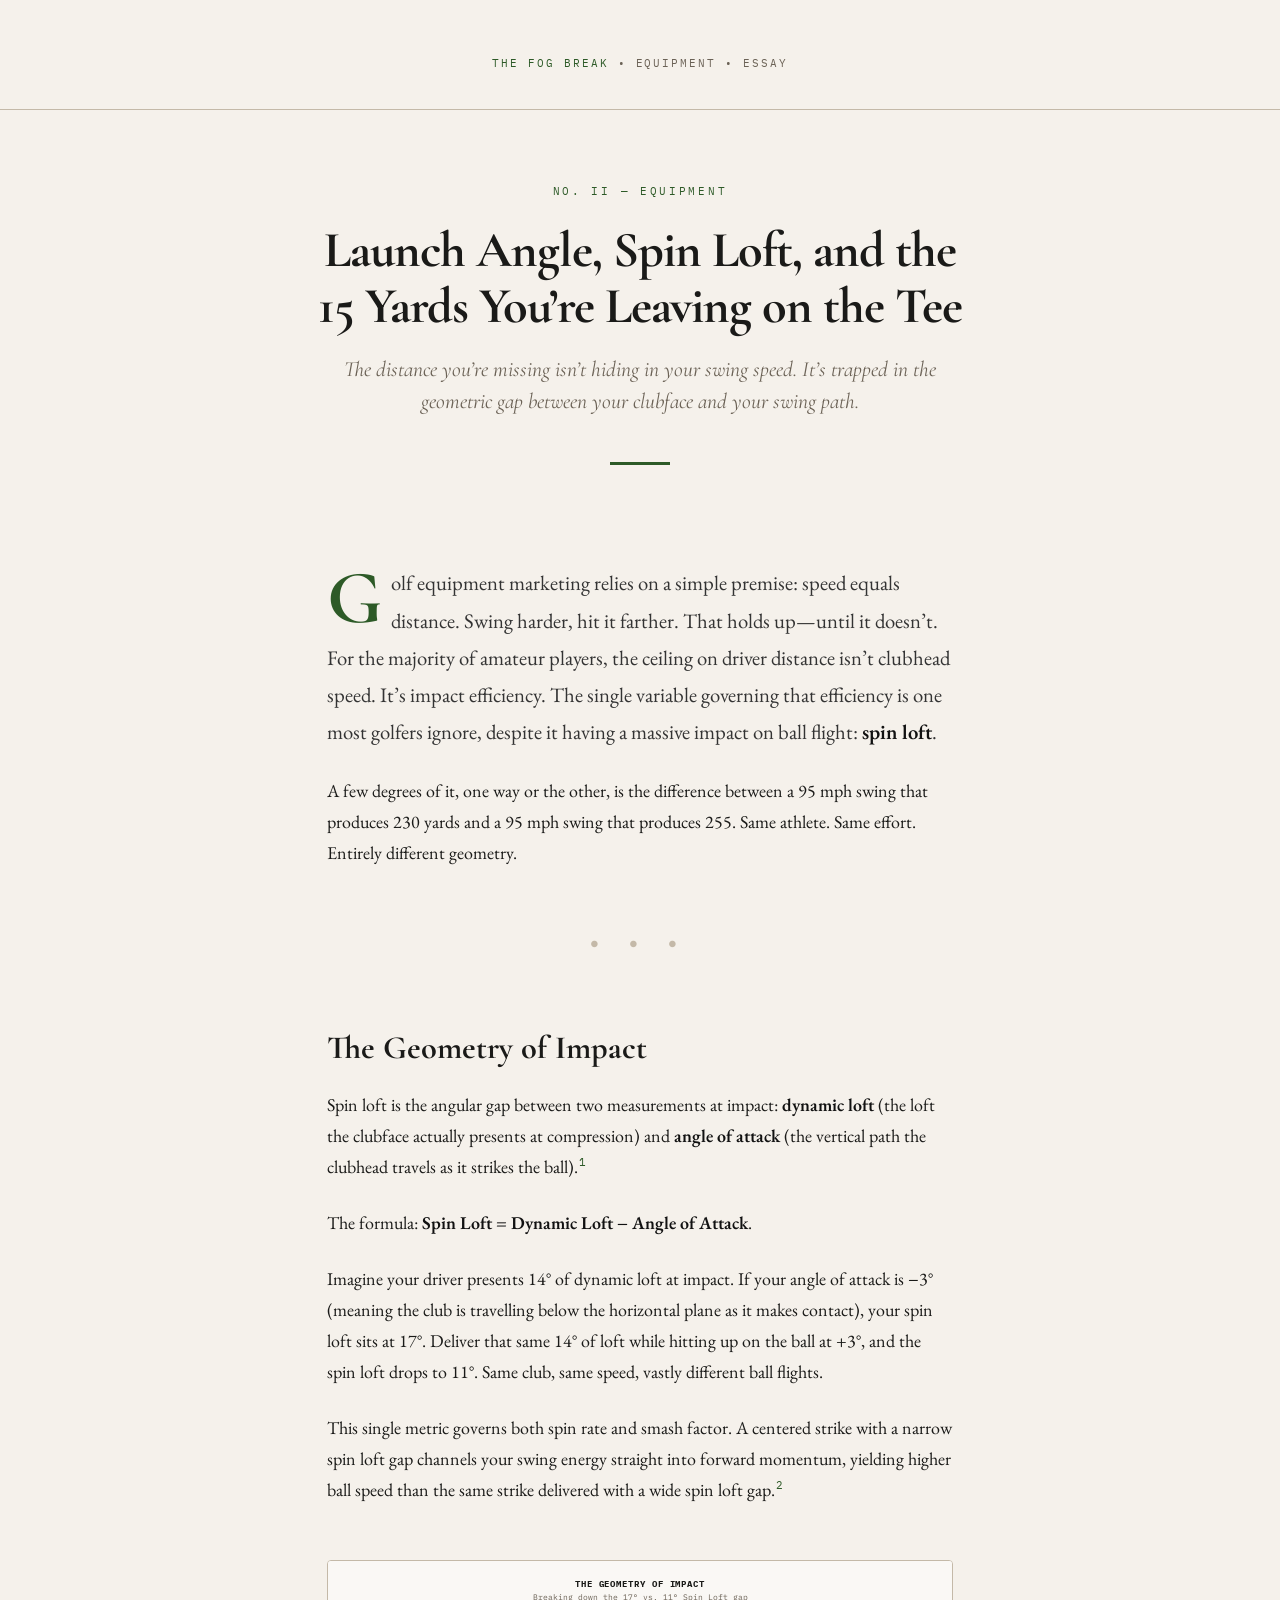
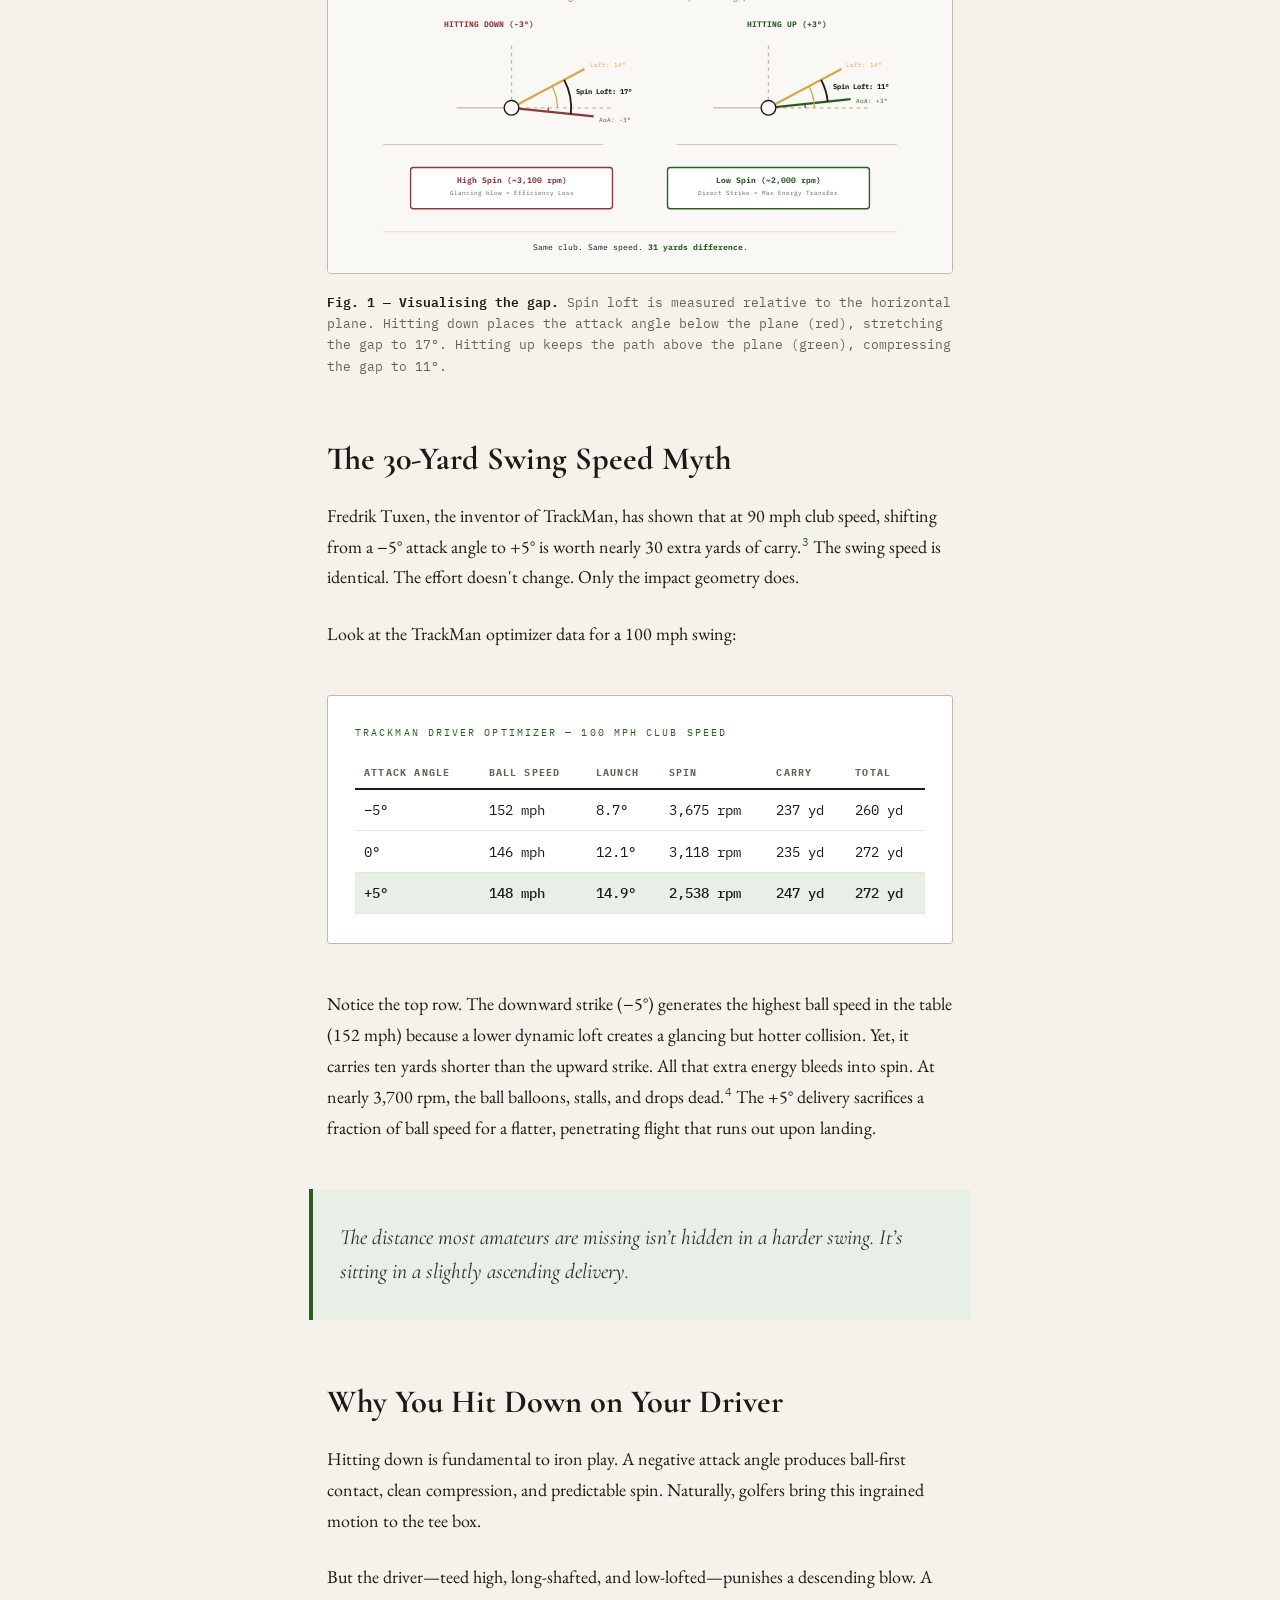
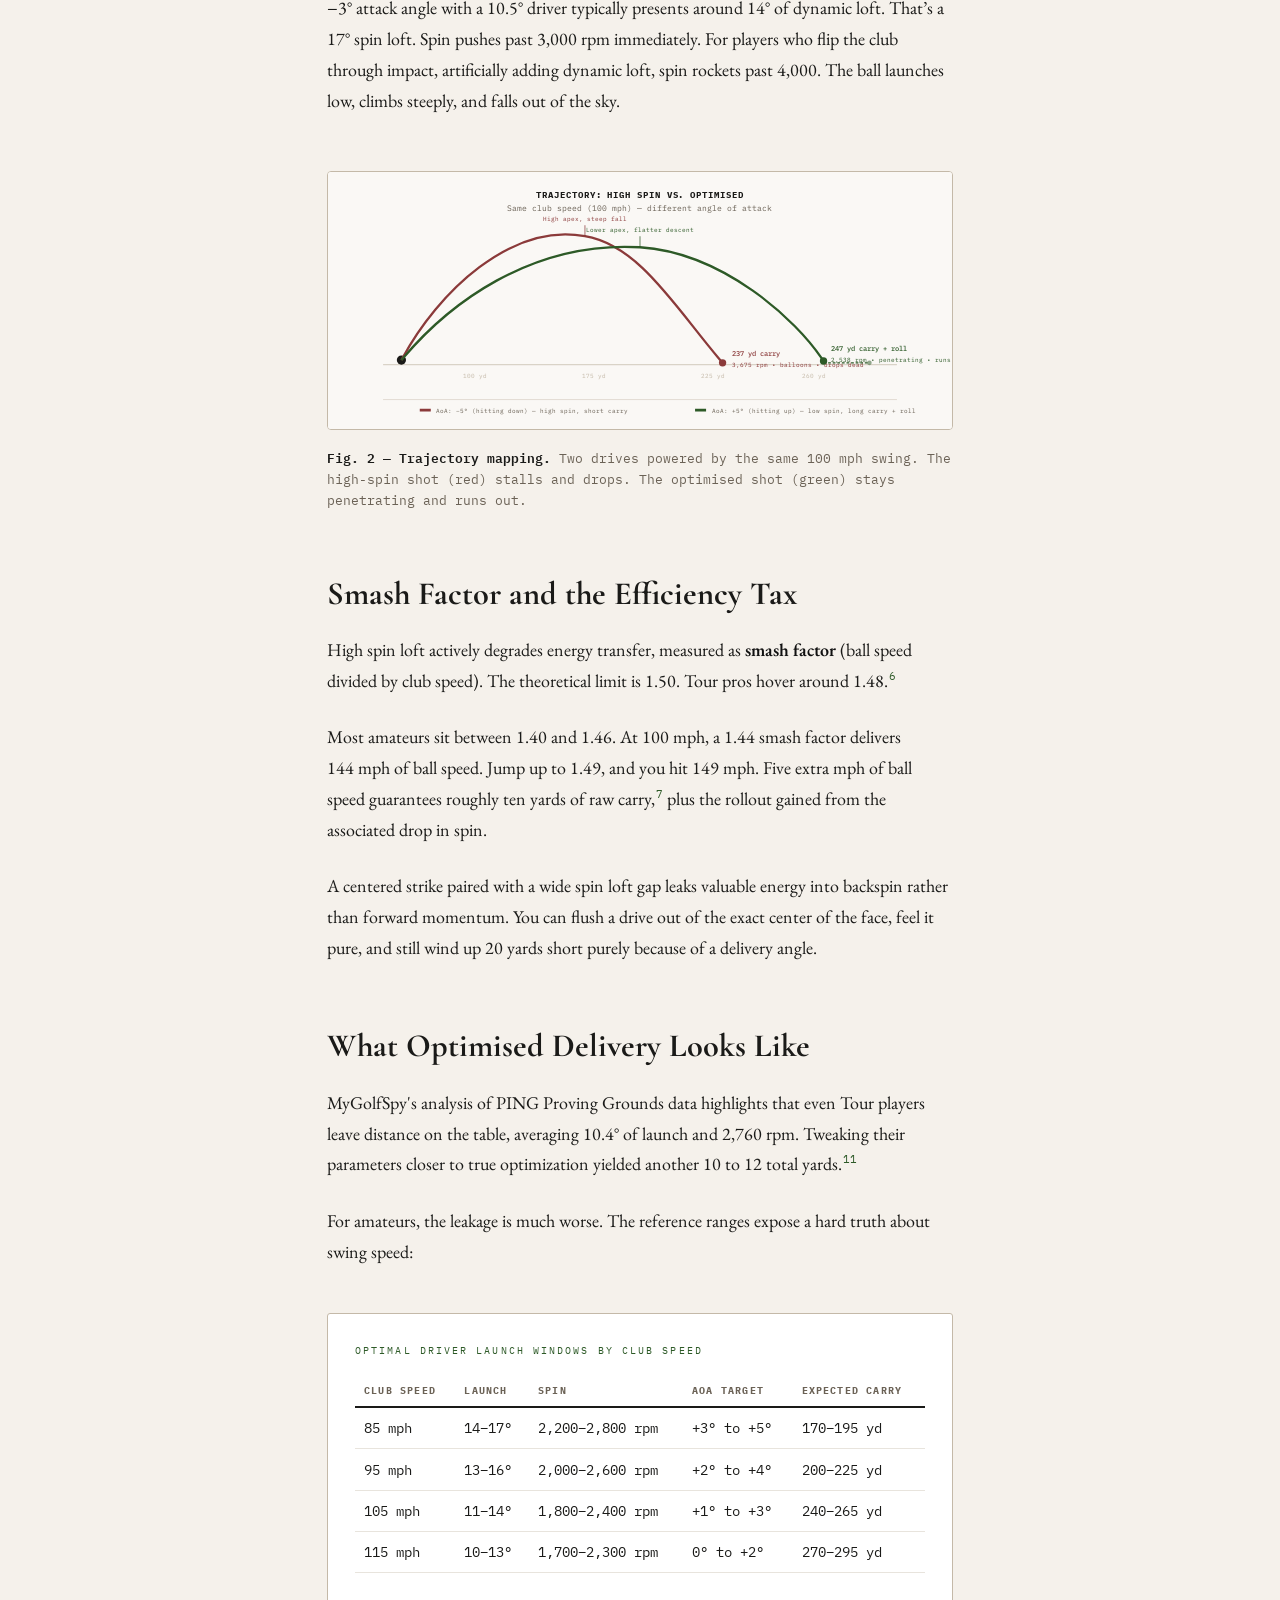
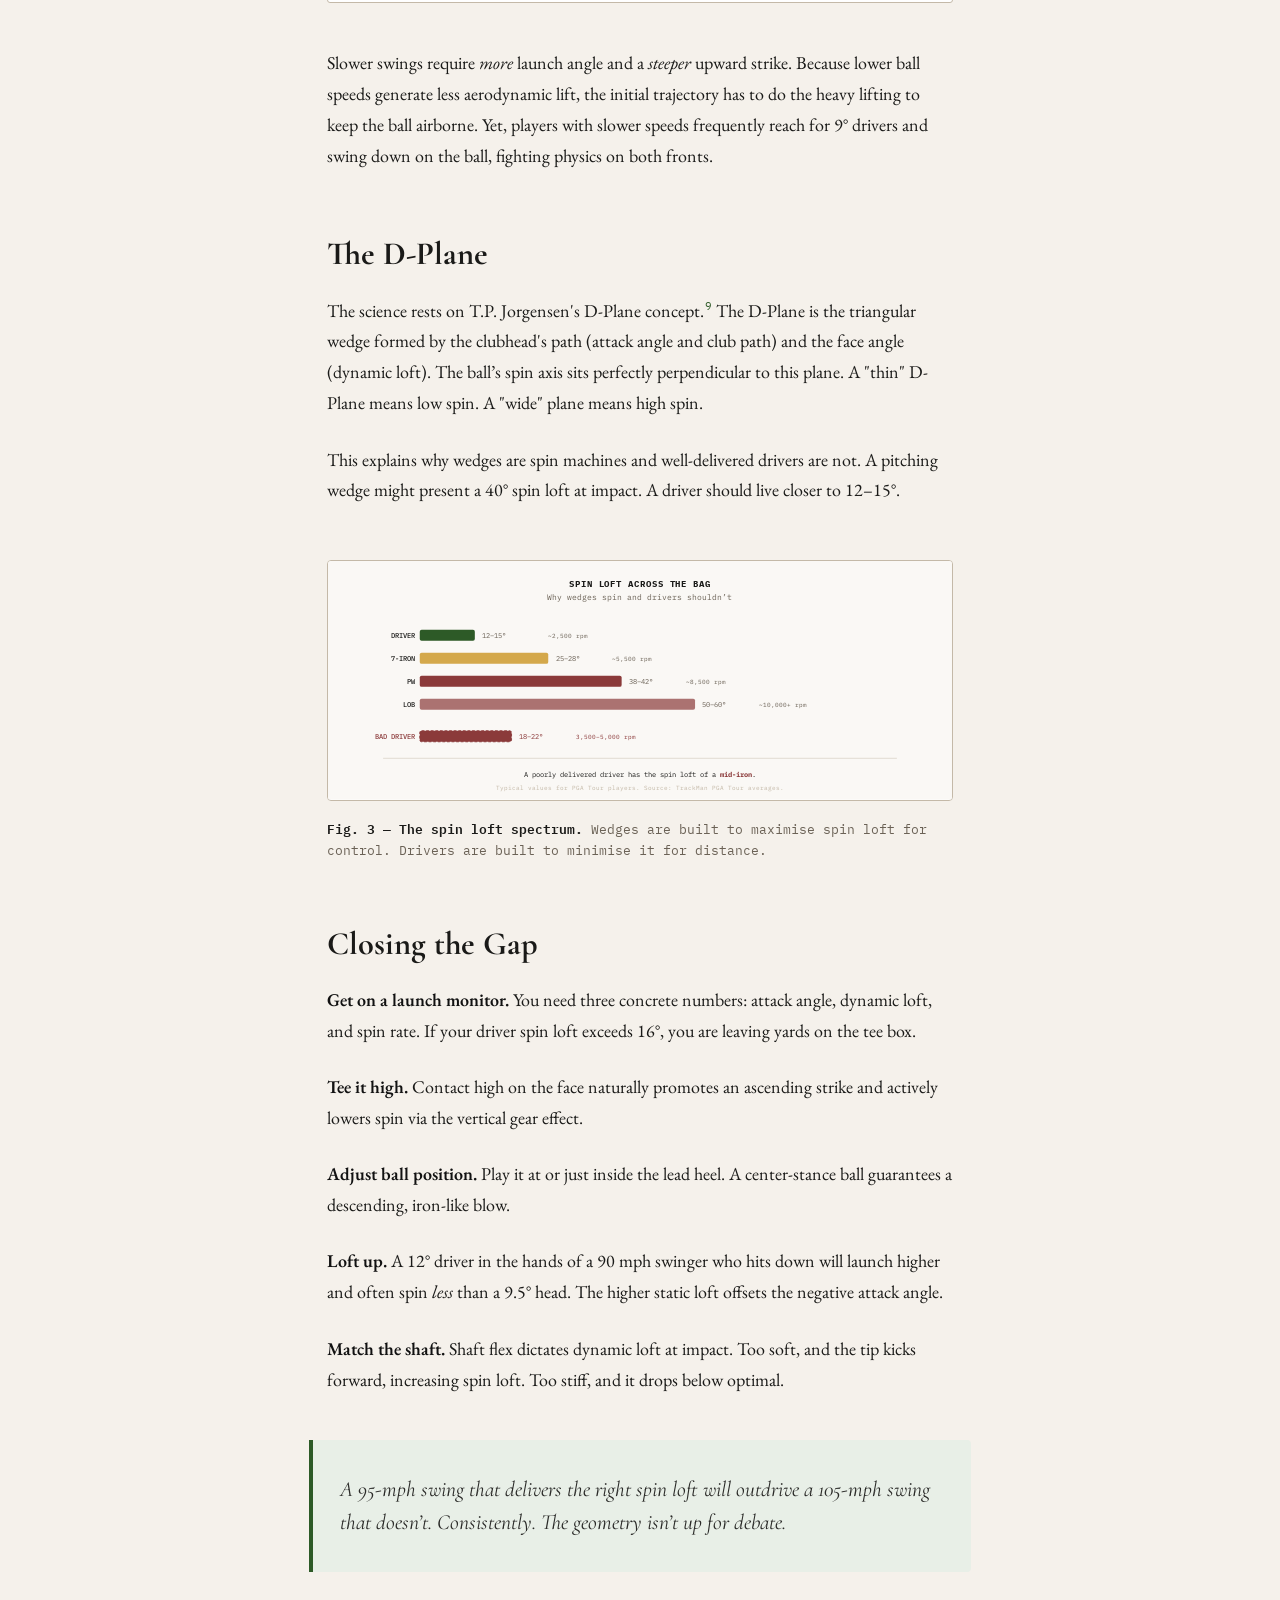
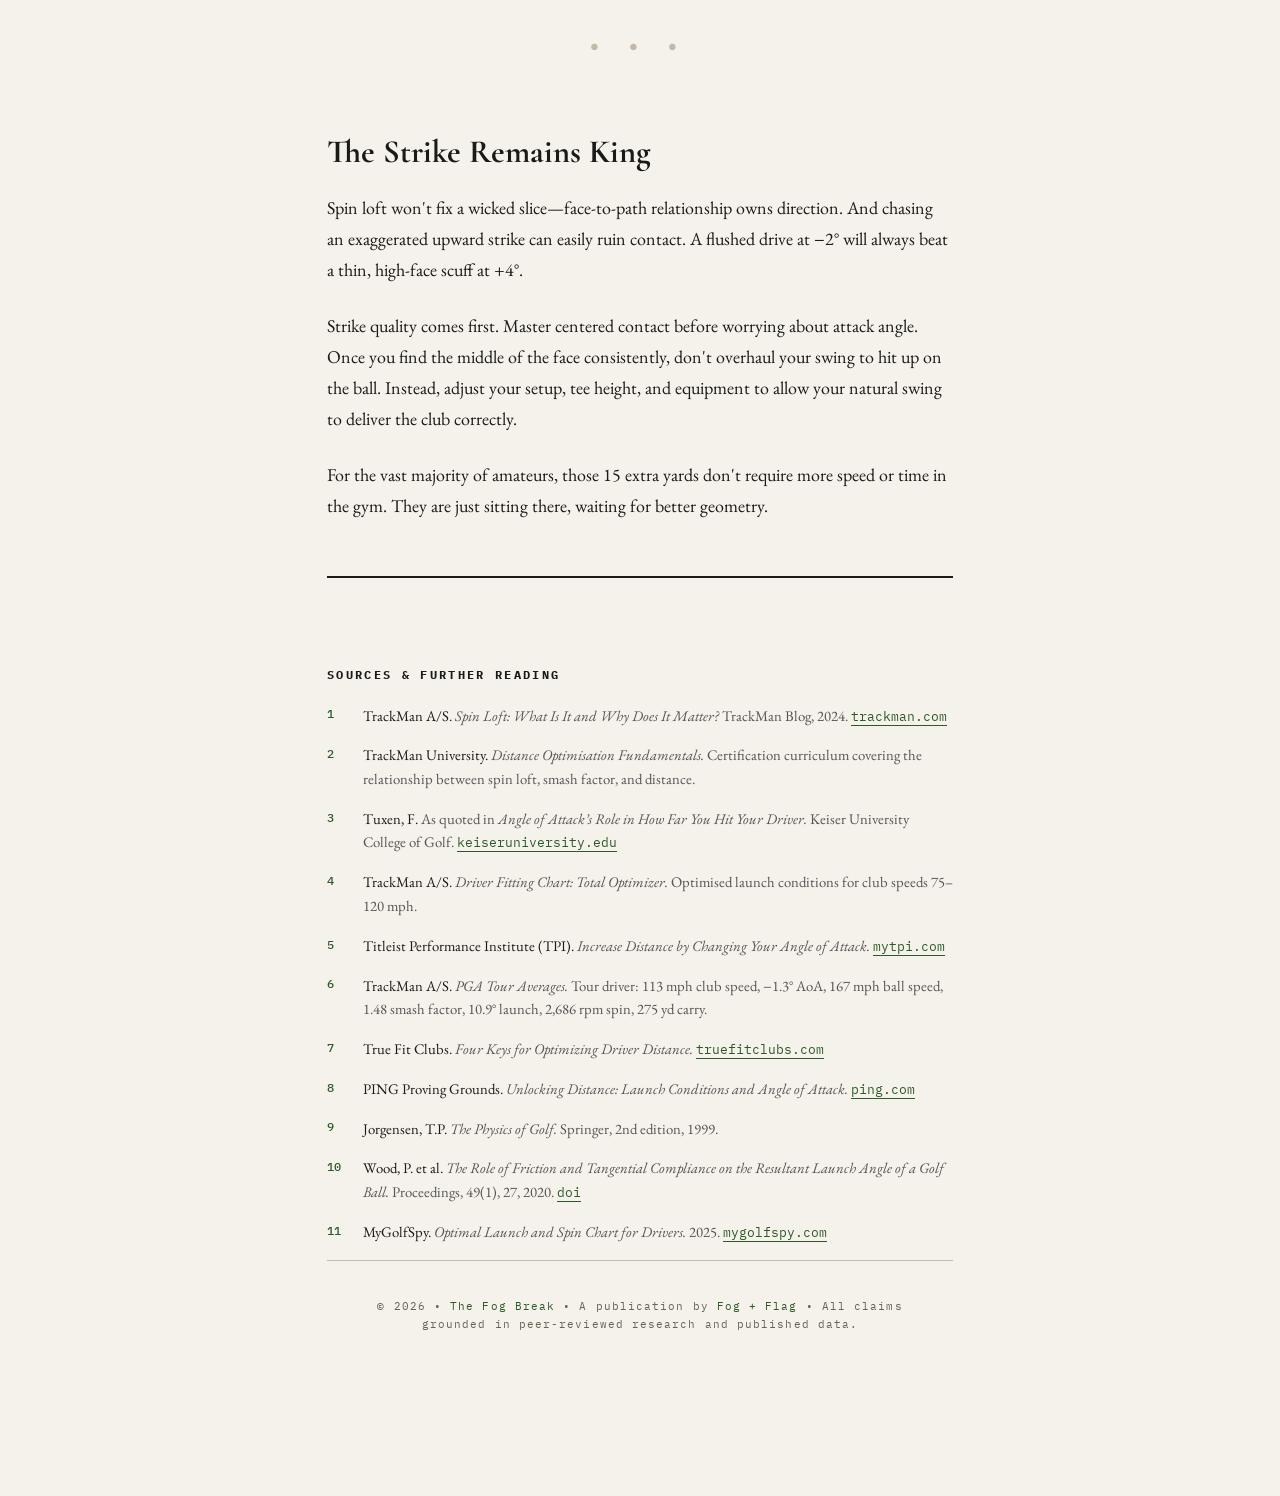
<file: articles/driver-launch-v2.html>
<!DOCTYPE html>
<html lang="en">
<head>
<meta charset="UTF-8">
<meta name="viewport" content="width=device-width, initial-scale=1.0">
<title>Launch Angle, Spin Loft, and the 15 Yards You're Leaving on the Tee — The Fog Break</title>
<meta name="description" content="Spin loft &mdash; the angular gap between dynamic loft and angle of attack &mdash; is the single variable that governs driver distance efficiency. Here&rsquo;s what it is, why most amateurs get it wrong, and how to fix it without swinging faster.">
<link rel="canonical" href="https://thefogbreak.com/articles/driver-launch-v2.html">
<meta property="og:type" content="article">
<meta property="og:site_name" content="The Fog Break">
<meta property="og:title" content="Launch Angle, Spin Loft, and the 15 Yards You're Leaving on the Tee">
<meta property="og:description" content="Spin loft — the angular gap between dynamic loft and angle of attack — governs driver distance more than any equipment purchase. Here's what it is, why most amateurs get it wrong, and how to fix it.">
<meta property="og:url" content="https://thefogbreak.com/articles/driver-launch-v2.html">
<meta property="og:image" content="https://thefogbreak.com/assets/og-default.png">
<meta property="og:image:width" content="1200">
<meta property="og:image:height" content="630">
<meta property="article:published_time" content="2026-04-26">
<meta property="article:section" content="Equipment">
<meta name="twitter:card" content="summary_large_image">
<meta name="twitter:title" content="Launch Angle, Spin Loft, and the 15 Yards You're Leaving on the Tee">
<meta name="twitter:description" content="Spin loft governs driver distance more than any equipment purchase. The physics, the data, and how to fix it.">
<meta name="twitter:image" content="https://thefogbreak.com/assets/og-default.png">
<script type="application/ld+json">
{
  "@context": "https://schema.org",
  "@type": "Article",
  "headline": "Launch Angle, Spin Loft, and the 15 Yards You're Leaving on the Tee",
  "description": "Spin loft — the angular gap between dynamic loft and angle of attack — is the single variable governing driver distance efficiency. Why most amateurs hit down on the driver, what the TrackMan data shows, and how to fix it without swinging faster.",
  "url": "https://thefogbreak.com/articles/driver-launch-v2.html",
  "datePublished": "2026-04-26",
  "dateModified": "2026-04-26",
  "inLanguage": "en-US",
  "author": {
    "@type": "Organization",
    "name": "The Fog Break",
    "url": "https://thefogbreak.com/"
  },
  "publisher": {
    "@type": "Organization",
    "name": "The Fog Break",
    "url": "https://thefogbreak.com/"
  },
  "isPartOf": {
    "@type": "Periodical",
    "name": "The Fog Break",
    "issueNumber": "2"
  },
  "about": [
    {"@type": "Thing", "name": "spin loft driver distance"},
    {"@type": "Thing", "name": "dynamic loft angle of attack"},
    {"@type": "Thing", "name": "smash factor golf"},
    {"@type": "Thing", "name": "TrackMan driver data"},
    {"@type": "Thing", "name": "driver launch angle optimization"}
  ],
  "citation": [
    {"@type": "Article", "name": "Spin Loft: What Is It and Why Does It Matter?", "publisher": "TrackMan", "url": "https://www.trackman.com/blog/golf/spin-loft"},
    {"@type": "ScholarlyArticle", "name": "The Role of Friction and Tangential Compliance on the Resultant Launch Angle of a Golf Ball", "author": "Wood et al.", "datePublished": "2020", "url": "https://www.mdpi.com/2504-3900/49/1/27"}
  ]
}
</script>
<link href="https://fonts.googleapis.com/css2?family=Cormorant+Garamond:ital,wght@0,300;0,400;0,500;0,600;0,700;1,300;1,400;1,500&family=EB+Garamond:ital,wght@0,400;0,500;0,600;0,700;1,400;1,500&family=IBM+Plex+Mono:wght@300;400;500&display=swap" rel="stylesheet">
<style>
  :root {
    --ink: #1a1a18;
    --paper: #f5f1eb;
    --accent: #2d5a27;
    --accent-light: #e8efe7;
    --rule: #c4b9a8;
    --caption: #6b6256;
    --highlight: #d4a84b;
    --red: #8b3a3a;
  }
  * { margin: 0; padding: 0; box-sizing: border-box; }
  html { font-size: 18px; scroll-behavior: smooth; }
  body { background: var(--paper); color: var(--ink); font-family: 'EB Garamond', Georgia, serif; line-height: 1.72; -webkit-font-smoothing: antialiased; }
  .masthead { text-align: center; padding: 3rem 1.5rem 2rem; border-bottom: 1px solid var(--rule); letter-spacing: 0.18em; font-family: 'IBM Plex Mono', monospace; font-size: 0.6rem; text-transform: uppercase; color: var(--caption); }
  .masthead a { color: var(--accent); text-decoration: none; }
  .hero { max-width: 800px; margin: 0 auto; padding: 4rem 1.5rem 3rem; text-align: center; }
  .hero .kicker { font-family: 'IBM Plex Mono', monospace; font-size: 0.6rem; letter-spacing: 0.25em; text-transform: uppercase; color: var(--accent); margin-bottom: 1.2rem; }
  .hero h1 { font-family: 'Cormorant Garamond', serif; font-weight: 900; font-size: 2.8rem; line-height: 1.12; margin-bottom: 1rem; letter-spacing: -0.02em; }
  .hero .subtitle { font-family: 'Cormorant Garamond', serif; font-style: italic; font-weight: 400; font-size: 1.2rem; color: var(--caption); line-height: 1.5; max-width: 600px; margin: 0 auto; }
  .hero-rule { width: 60px; height: 3px; background: var(--accent); margin: 2.5rem auto; border: none; }
  .article { max-width: 680px; margin: 0 auto; padding: 0 1.5rem 5rem; }
  .article p { margin-bottom: 1.4rem; font-size: 1rem; }
  .article p.lede { font-size: 1.15rem; line-height: 1.8; color: #333; }
  .article h2 { font-family: 'Cormorant Garamond', serif; font-weight: 700; font-size: 1.8rem; margin: 3.5rem 0 1.2rem; line-height: 1.2; }
  .article h3 { font-family: 'EB Garamond', serif; font-weight: 600; font-size: 1.15rem; margin: 2.5rem 0 0.8rem; color: var(--accent); }
  .article .drop-cap::first-letter { font-family: 'Cormorant Garamond', serif; font-weight: 900; float: left; font-size: 4.2rem; line-height: 0.78; padding-right: 0.12em; margin-top: 0.06em; color: var(--accent); }
  .pullquote { margin: 2.5rem -1rem; padding: 1.8rem 1.5rem; border-left: 4px solid var(--accent); background: var(--accent-light); font-family: 'Cormorant Garamond', serif; font-style: italic; font-size: 1.2rem; line-height: 1.55; color: #2a2a28; border-radius: 0 4px 4px 0; }
  .data-card { margin: 2.5rem 0; padding: 1.6rem 1.5rem; background: #fff; border: 1px solid var(--rule); border-radius: 3px; overflow-x: auto; }
  .data-card .card-label { font-family: 'IBM Plex Mono', monospace; font-size: 0.58rem; letter-spacing: 0.2em; text-transform: uppercase; color: var(--accent); margin-bottom: 0.8rem; }
  .data-card table { width: 100%; border-collapse: collapse; font-size: 0.85rem; }
  .data-card th { text-align: left; font-family: 'IBM Plex Mono', monospace; font-size: 0.55rem; letter-spacing: 0.12em; text-transform: uppercase; color: var(--caption); padding: 0.4rem 0.5rem; border-bottom: 2px solid var(--ink); }
  .data-card td { padding: 0.45rem 0.5rem; border-bottom: 1px solid #e8e4dd; font-family: 'IBM Plex Mono', monospace; font-size: 0.78rem; }
  .data-card tr.highlight td { background: var(--accent-light); font-weight: 500; }
  .article-figure { margin: 3rem 0; }
  .article-figure svg { width: 100%; height: auto; background: #fff; border: 1px solid var(--rule); border-radius: 4px; display: block; }
  .article-figure figcaption { margin-top: 1rem; font-family: 'IBM Plex Mono', monospace; font-size: 0.72rem; color: var(--caption); line-height: 1.65; }
  .article-figure figcaption strong { color: var(--ink); }
  .section-break { text-align: center; margin: 3rem 0; color: var(--rule); font-size: 1.4rem; letter-spacing: 0.5em; }
  .article strong { font-weight: 600; color: #111; }
  sup.ref { font-family: 'IBM Plex Mono', monospace; font-size: 0.6rem; color: var(--accent); margin-left: 1px; }
  sup.ref a { color: var(--accent); text-decoration: none; }
  sup.ref a:hover { text-decoration: underline; }
  .references { margin-top: 3rem; padding-top: 1.5rem; border-top: 2px solid var(--ink); }
  .references h2 { font-family: 'IBM Plex Mono', monospace; font-size: 0.65rem; letter-spacing: 0.2em; text-transform: uppercase; color: var(--ink); margin-bottom: 1.2rem; }
  .references ol { list-style: none; counter-reset: ref-counter; padding: 0; }
  .references li { counter-increment: ref-counter; margin-bottom: 0.9rem; font-size: 0.82rem; line-height: 1.6; color: #555; padding-left: 2rem; position: relative; }
  .references li::before { content: counter(ref-counter); position: absolute; left: 0; font-family: 'IBM Plex Mono', monospace; font-size: 0.65rem; color: var(--accent); font-weight: 500; top: 0.1rem; }
  .references li .ref-authors { color: var(--ink); }
  .references li .ref-title { font-style: italic; }
  .references li a { color: var(--accent); text-decoration: none; border-bottom: 1px solid var(--accent); padding-bottom: 1px; font-family: 'IBM Plex Mono', monospace; font-size: 0.7rem; }
  .footer { max-width: 680px; margin: 0 auto; padding: 2rem 1.5rem 4rem; border-top: 1px solid var(--rule); font-family: 'IBM Plex Mono', monospace; font-size: 0.6rem; letter-spacing: 0.1em; color: var(--caption); text-align: center; }
  .footer a { color: var(--accent); text-decoration: none; }
    .site-nav { display: flex; justify-content: space-between; align-items: center; padding: 0.7rem 2.5rem; border-bottom: 1px solid var(--rule); font-family: 'IBM Plex Mono', monospace; font-size: 0.52rem; letter-spacing: 0.16em; text-transform: uppercase; }  .site-nav .nav-home { color: var(--ink); text-decoration: none; font-weight: 500; }  .site-nav .nav-home:hover { color: var(--accent); }  .site-nav .nav-links { display: flex; gap: 1.8rem; }  .site-nav .nav-links a { color: var(--caption); text-decoration: none; transition: color 0.2s; }  .site-nav .nav-links a:hover { color: var(--accent); }  @media (max-width: 600px) { html { font-size: 16px; } .hero h1 { font-size: 2rem; } .hero .subtitle { font-size: 1.05rem; } .pullquote { margin: 2rem 0; font-size: 1.05rem; } .article h2 { font-size: 1.5rem; } }
</style>
</head>
<body>
<div class="masthead"><a href="/">The Fog Break</a> &bull; Equipment &bull; Essay</div>
<div class="hero">
  <div class="kicker">No. II &mdash; Equipment</div>
  <h1>Launch Angle, Spin Loft, and the 15&nbsp;Yards You&rsquo;re Leaving on the Tee</h1>
  <p class="subtitle">The distance you&rsquo;re missing isn&rsquo;t hiding in your swing speed. It&rsquo;s trapped in the geometric gap between your clubface and your swing path.</p>
  <hr class="hero-rule">
</div>
<div class="article">
<p class="lede drop-cap">Golf equipment marketing relies on a simple premise: speed equals distance. Swing harder, hit it farther. That holds up&mdash;until it doesn&rsquo;t. For the majority of amateur players, the ceiling on driver distance isn&rsquo;t clubhead speed. It&rsquo;s impact efficiency. The single variable governing that efficiency is one most golfers ignore, despite it having a massive impact on ball flight: <strong>spin loft</strong>.</p>
<p>A few degrees of it, one way or the other, is the difference between a 95&nbsp;mph swing that produces 230 yards and a 95&nbsp;mph swing that produces 255. Same athlete. Same effort. Entirely different geometry.</p>
<div class="section-break">&bull; &bull; &bull;</div>
<h2>The Geometry of Impact</h2>
<p>Spin loft is the angular gap between two measurements at impact: <strong>dynamic loft</strong> (the loft the clubface actually presents at compression) and <strong>angle of attack</strong> (the vertical path the clubhead travels as it strikes the ball).<sup class="ref"><a href="#ref1">1</a></sup></p>
<p>The formula: <strong>Spin Loft = Dynamic Loft &minus; Angle of Attack</strong>.</p>
<p>Imagine your driver presents 14&deg; of dynamic loft at impact. If your angle of attack is &minus;3&deg; (meaning the club is travelling below the horizontal plane as it makes contact), your spin loft sits at 17&deg;. Deliver that same 14&deg; of loft while hitting up on the ball at +3&deg;, and the spin loft drops to 11&deg;. Same club, same speed, vastly different ball flights.</p>
<p>This single metric governs both spin rate and smash factor. A centered strike with a narrow spin loft gap channels your swing energy straight into forward momentum, yielding higher ball speed than the same strike delivered with a wide spin loft gap.<sup class="ref"><a href="#ref2">2</a></sup></p>

<figure class="article-figure">
<svg viewBox="0 0 680 340" xmlns="http://www.w3.org/2000/svg">
  <rect width="100%" height="100%" fill="#faf8f5"/>
  <text x="340" y="28" text-anchor="middle" font-family="'IBM Plex Mono',monospace" font-size="10" font-weight="700" fill="#1a1a18" letter-spacing="0.1em">THE GEOMETRY OF IMPACT</text>
  <text x="340" y="43" text-anchor="middle" font-family="'IBM Plex Mono',monospace" font-size="8.5" fill="#6b6256">Breaking down the 17&deg; vs. 11&deg; Spin Loft gap</text>
  
  <text x="175" y="72" text-anchor="middle" font-family="'IBM Plex Mono',monospace" font-size="9" font-weight="700" fill="#8b3a3a">HITTING DOWN (-3&#176;)</text>
  
  <line x1="60" y1="200" x2="300" y2="200" stroke="#c4b9a8" stroke-width="0.8"/> <line x1="140" y1="160" x2="200" y2="160" stroke="#c4b9a8" stroke-width="1.5"/> <line x1="200" y1="160" x2="310" y2="160" stroke="#c4b9a8" stroke-width="1.5" stroke-dasharray="4 4"/> <line x1="200" y1="160" x2="200" y2="90" stroke="#c4b9a8" stroke-width="1.5" stroke-dasharray="4 4"/> <line x1="200" y1="160" x2="289.5" y2="169.4" stroke="#8b3a3a" stroke-width="2.5"/> <line x1="200" y1="160" x2="279.5" y2="117.7" stroke="#d4a84b" stroke-width="2.5"/> <circle cx="200" cy="160" r="8" fill="#faf8f5" stroke="#1a1a18" stroke-width="1.5"/>
  
  <path d="M 240 160 A 40 40 0 0 1 239.8 164.2" fill="none" stroke="#8b3a3a" stroke-width="1.5"/>
  <text x="295" y="175" font-family="'IBM Plex Mono',monospace" font-size="7" fill="#8b3a3a" text-anchor="start">AoA: -3&#176;</text>
  
  <path d="M 250 160 A 50 50 0 0 0 244.1 136.5" fill="none" stroke="#d4a84b" stroke-width="1.5"/>
  <text x="285" y="115" font-family="'IBM Plex Mono',monospace" font-size="7" fill="#d4a84b" text-anchor="start">Loft: 14&#176;</text>
  
  <path d="M 257.4 129.5 A 65 65 0 0 1 264.6 166.8" fill="none" stroke="#1a1a18" stroke-width="2"/>
  <text x="270" y="145" font-family="'IBM Plex Mono',monospace" font-size="8" fill="#1a1a18" font-weight="700" text-anchor="start">Spin Loft: 17&#176;</text>

  <rect x="90" y="225" width="220" height="45" rx="3" fill="#fff" stroke="#8b3a3a" stroke-width="1.5"/>
  <text x="200" y="242" text-anchor="middle" font-family="'IBM Plex Mono',monospace" font-size="8.5" fill="#8b3a3a" font-weight="700">High Spin (~3,100 rpm)</text>
  <text x="200" y="255" text-anchor="middle" font-family="'IBM Plex Mono',monospace" font-size="7" fill="#6b6256">Glancing blow = Efficiency Loss</text>

  <text x="500" y="72" text-anchor="middle" font-family="'IBM Plex Mono',monospace" font-size="9" font-weight="700" fill="#2d5a27">HITTING UP (+3&#176;)</text>
  
  <line x1="380" y1="200" x2="620" y2="200" stroke="#c4b9a8" stroke-width="0.8"/> <line x1="420" y1="160" x2="480" y2="160" stroke="#c4b9a8" stroke-width="1.5"/> <line x1="480" y1="160" x2="590" y2="160" stroke="#c4b9a8" stroke-width="1.5" stroke-dasharray="4 4"/> <line x1="480" y1="160" x2="480" y2="90" stroke="#c4b9a8" stroke-width="1.5" stroke-dasharray="4 4"/> <line x1="480" y1="160" x2="569.5" y2="150.6" stroke="#2d5a27" stroke-width="2.5"/> <line x1="480" y1="160" x2="559.5" y2="117.7" stroke="#d4a84b" stroke-width="2.5"/> <circle cx="480" cy="160" r="8" fill="#faf8f5" stroke="#1a1a18" stroke-width="1.5"/>
  
  <path d="M 520 160 A 40 40 0 0 0 519.8 155.8" fill="none" stroke="#2d5a27" stroke-width="1.5"/>
  <text x="575" y="155" font-family="'IBM Plex Mono',monospace" font-size="7" fill="#2d5a27" text-anchor="start">AoA: +3&#176;</text>
  
  <path d="M 530 160 A 50 50 0 0 0 524.1 136.5" fill="none" stroke="#d4a84b" stroke-width="1.5"/>
  <text x="565" y="115" font-family="'IBM Plex Mono',monospace" font-size="7" fill="#d4a84b" text-anchor="start">Loft: 14&#176;</text>
  
  <path d="M 537.4 129.5 A 65 65 0 0 1 544.6 153.2" fill="none" stroke="#1a1a18" stroke-width="2"/>
  <text x="550" y="140" font-family="'IBM Plex Mono',monospace" font-size="8" fill="#1a1a18" font-weight="700" text-anchor="start">Spin Loft: 11&#176;</text>

  <rect x="370" y="225" width="220" height="45" rx="3" fill="#fff" stroke="#2d5a27" stroke-width="1.5"/>
  <text x="480" y="242" text-anchor="middle" font-family="'IBM Plex Mono',monospace" font-size="8.5" fill="#2d5a27" font-weight="700">Low Spin (~2,000 rpm)</text>
  <text x="480" y="255" text-anchor="middle" font-family="'IBM Plex Mono',monospace" font-size="7" fill="#6b6256">Direct Strike = Max Energy Transfer</text>

  <line x1="60" y1="295" x2="620" y2="295" stroke="#c4b9a8" stroke-width="0.5"/>
  <text x="340" y="315" text-anchor="middle" font-family="'IBM Plex Mono',monospace" font-size="8.5" fill="#1a1a18">Same club. Same speed. <tspan font-weight="700" fill="#2d5a27">31 yards difference</tspan>.</text>
</svg>
<figcaption><strong>Fig. 1 &mdash; Visualising the gap.</strong> Spin loft is measured relative to the horizontal plane. Hitting down places the attack angle below the plane (red), stretching the gap to 17&deg;. Hitting up keeps the path above the plane (green), compressing the gap to 11&deg;.</figcaption>
</figure>

<h2>The 30-Yard Swing Speed Myth</h2>
<p>Fredrik Tuxen, the inventor of TrackMan, has shown that at 90&nbsp;mph club speed, shifting from a &minus;5&deg; attack angle to +5&deg; is worth nearly 30 extra yards of carry.<sup class="ref"><a href="#ref3">3</a></sup> The swing speed is identical. The effort doesn't change. Only the impact geometry does.</p>
<p>Look at the TrackMan optimizer data for a 100&nbsp;mph swing:</p>
<div class="data-card">
  <div class="card-label">TrackMan Driver Optimizer &mdash; 100 mph Club Speed</div>
  <table>
    <tr><th>Attack Angle</th><th>Ball Speed</th><th>Launch</th><th>Spin</th><th>Carry</th><th>Total</th></tr>
    <tr><td>&minus;5&#176;</td><td>152 mph</td><td>8.7&#176;</td><td>3,675 rpm</td><td>237 yd</td><td>260 yd</td></tr>
    <tr><td>0&#176;</td><td>146 mph</td><td>12.1&#176;</td><td>3,118 rpm</td><td>235 yd</td><td>272 yd</td></tr>
    <tr class="highlight"><td>+5&#176;</td><td>148 mph</td><td>14.9&#176;</td><td>2,538 rpm</td><td>247 yd</td><td>272 yd</td></tr>
  </table>
</div>
<p>Notice the top row. The downward strike (&minus;5&deg;) generates the highest ball speed in the table (152&nbsp;mph) because a lower dynamic loft creates a glancing but hotter collision. Yet, it carries ten yards shorter than the upward strike. All that extra energy bleeds into spin. At nearly 3,700&nbsp;rpm, the ball balloons, stalls, and drops dead.<sup class="ref"><a href="#ref4">4</a></sup> The +5&deg; delivery sacrifices a fraction of ball speed for a flatter, penetrating flight that runs out upon landing.</p>
<div class="pullquote">The distance most amateurs are missing isn&rsquo;t hidden in a harder swing. It&rsquo;s sitting in a slightly ascending delivery.</div>
<h2>Why You Hit Down on Your Driver</h2>
<p>Hitting down is fundamental to iron play. A negative attack angle produces ball-first contact, clean compression, and predictable spin. Naturally, golfers bring this ingrained motion to the tee box.</p>
<p>But the driver&mdash;teed high, long-shafted, and low-lofted&mdash;punishes a descending blow. A &minus;3&deg; attack angle with a 10.5&deg; driver typically presents around 14&deg; of dynamic loft. That&rsquo;s a 17&deg; spin loft. Spin pushes past 3,000&nbsp;rpm immediately. For players who flip the club through impact, artificially adding dynamic loft, spin rockets past 4,000. The ball launches low, climbs steeply, and falls out of the sky.</p>
<figure class="article-figure">
<svg viewBox="0 0 680 280" xmlns="http://www.w3.org/2000/svg">
  <rect width="100%" height="100%" fill="#faf8f5"/>
  <text x="340" y="28" text-anchor="middle" font-family="'IBM Plex Mono',monospace" font-size="10" font-weight="700" fill="#1a1a18" letter-spacing="0.1em">TRAJECTORY: HIGH SPIN VS. OPTIMISED</text>
  <text x="340" y="43" text-anchor="middle" font-family="'IBM Plex Mono',monospace" font-size="8.5" fill="#6b6256">Same club speed (100 mph) &mdash; different angle of attack</text>
  <line x1="60" y1="210" x2="620" y2="210" stroke="#c4b9a8" stroke-width="0.8"/>
  <text x="160" y="225" text-anchor="middle" font-family="'IBM Plex Mono',monospace" font-size="6.5" fill="#c4b9a8">100 yd</text>
  <text x="290" y="225" text-anchor="middle" font-family="'IBM Plex Mono',monospace" font-size="6.5" fill="#c4b9a8">175 yd</text>
  <text x="420" y="225" text-anchor="middle" font-family="'IBM Plex Mono',monospace" font-size="6.5" fill="#c4b9a8">225 yd</text>
  <text x="530" y="225" text-anchor="middle" font-family="'IBM Plex Mono',monospace" font-size="6.5" fill="#c4b9a8">260 yd</text>
  <circle cx="80" cy="205" r="5" fill="#1a1a18"/>
  <path d="M 80 205 C 120 130 200 55 280 70 C 340 80 380 150 430 208" fill="none" stroke="#8b3a3a" stroke-width="2.5"/>
  <circle cx="430" cy="208" r="4" fill="#8b3a3a"/>
  <text x="440" y="200" font-family="'IBM Plex Mono',monospace" font-size="7.5" fill="#8b3a3a" font-weight="500">237 yd carry</text>
  <text x="440" y="212" font-family="'IBM Plex Mono',monospace" font-size="6.5" fill="#8b3a3a">3,675 rpm &bull; balloons &bull; drops dead</text>
  <path d="M 80 205 C 130 145 220 75 340 82 C 430 88 510 160 540 206" fill="none" stroke="#2d5a27" stroke-width="2.5"/>
  <circle cx="540" cy="206" r="4" fill="#2d5a27"/>
  <line x1="540" y1="208" x2="590" y2="208" stroke="#2d5a27" stroke-width="1.5" stroke-dasharray="3 2"/>
  <circle cx="590" cy="208" r="2.5" fill="#2d5a27" opacity="0.5"/>
  <text x="548" y="195" font-family="'IBM Plex Mono',monospace" font-size="7.5" fill="#2d5a27" font-weight="500">247 yd carry + roll</text>
  <text x="548" y="207" font-family="'IBM Plex Mono',monospace" font-size="6.5" fill="#2d5a27">2,538 rpm &bull; penetrating &bull; runs out</text>
  <line x1="280" y1="70" x2="280" y2="58" stroke="#8b3a3a" stroke-width="0.8"/>
  <text x="280" y="53" text-anchor="middle" font-family="'IBM Plex Mono',monospace" font-size="6.5" fill="#8b3a3a">High apex, steep fall</text>
  <line x1="340" y1="82" x2="340" y2="70" stroke="#2d5a27" stroke-width="0.8"/>
  <text x="340" y="65" text-anchor="middle" font-family="'IBM Plex Mono',monospace" font-size="6.5" fill="#2d5a27">Lower apex, flatter descent</text>
  <line x1="60" y1="248" x2="620" y2="248" stroke="#c4b9a8" stroke-width="0.5"/>
  <rect x="100" y="258" width="12" height="3" fill="#8b3a3a"/><text x="118" y="263" font-family="'IBM Plex Mono',monospace" font-size="7" fill="#6b6256">AoA: &minus;5&#176; (hitting down) &#8212; high spin, short carry</text>
  <rect x="400" y="258" width="12" height="3" fill="#2d5a27"/><text x="418" y="263" font-family="'IBM Plex Mono',monospace" font-size="7" fill="#6b6256">AoA: +5&#176; (hitting up) &#8212; low spin, long carry + roll</text>
</svg>
<figcaption><strong>Fig. 2 &mdash; Trajectory mapping.</strong> Two drives powered by the same 100&nbsp;mph swing. The high-spin shot (red) stalls and drops. The optimised shot (green) stays penetrating and runs out.</figcaption>
</figure>
<h2>Smash Factor and the Efficiency Tax</h2>
<p>High spin loft actively degrades energy transfer, measured as <strong>smash factor</strong> (ball speed divided by club speed). The theoretical limit is 1.50. Tour pros hover around 1.48.<sup class="ref"><a href="#ref6">6</a></sup></p>
<p>Most amateurs sit between 1.40 and 1.46. At 100&nbsp;mph, a 1.44 smash factor delivers 144&nbsp;mph of ball speed. Jump up to 1.49, and you hit 149&nbsp;mph. Five extra mph of ball speed guarantees roughly ten yards of raw carry,<sup class="ref"><a href="#ref7">7</a></sup> plus the rollout gained from the associated drop in spin.</p>
<p>A centered strike paired with a wide spin loft gap leaks valuable energy into backspin rather than forward momentum. You can flush a drive out of the exact center of the face, feel it pure, and still wind up 20 yards short purely because of a delivery angle.</p>
<h2>What Optimised Delivery Looks Like</h2>
<p>MyGolfSpy's analysis of PING Proving Grounds data highlights that even Tour players leave distance on the table, averaging 10.4&deg; of launch and 2,760&nbsp;rpm. Tweaking their parameters closer to true optimization yielded another 10 to 12 total yards.<sup class="ref"><a href="#ref11">11</a></sup></p>
<p>For amateurs, the leakage is much worse. The reference ranges expose a hard truth about swing speed:</p>
<div class="data-card">
  <div class="card-label">Optimal Driver Launch Windows by Club Speed</div>
  <table>
    <tr><th>Club Speed</th><th>Launch</th><th>Spin</th><th>AoA Target</th><th>Expected Carry</th></tr>
    <tr><td>85 mph</td><td>14&ndash;17&#176;</td><td>2,200&ndash;2,800 rpm</td><td>+3&#176; to +5&#176;</td><td>170&ndash;195 yd</td></tr>
    <tr><td>95 mph</td><td>13&ndash;16&#176;</td><td>2,000&ndash;2,600 rpm</td><td>+2&#176; to +4&#176;</td><td>200&ndash;225 yd</td></tr>
    <tr><td>105 mph</td><td>11&ndash;14&#176;</td><td>1,800&ndash;2,400 rpm</td><td>+1&#176; to +3&#176;</td><td>240&ndash;265 yd</td></tr>
    <tr><td>115 mph</td><td>10&ndash;13&#176;</td><td>1,700&ndash;2,300 rpm</td><td>0&#176; to +2&#176;</td><td>270&ndash;295 yd</td></tr>
  </table>
</div>
<p>Slower swings require <em>more</em> launch angle and a <em>steeper</em> upward strike. Because lower ball speeds generate less aerodynamic lift, the initial trajectory has to do the heavy lifting to keep the ball airborne. Yet, players with slower speeds frequently reach for 9&deg; drivers and swing down on the ball, fighting physics on both fronts.</p>
<h2>The D-Plane</h2>
<p>The science rests on T.P. Jorgensen's D-Plane concept.<sup class="ref"><a href="#ref9">9</a></sup> The D-Plane is the triangular wedge formed by the clubhead's path (attack angle and club path) and the face angle (dynamic loft). The ball&rsquo;s spin axis sits perfectly perpendicular to this plane. A "thin" D-Plane means low spin. A "wide" plane means high spin.</p>
<p>This explains why wedges are spin machines and well-delivered drivers are not. A pitching wedge might present a 40&deg; spin loft at impact. A driver should live closer to 12&ndash;15&deg;.</p>
<figure class="article-figure">
<svg viewBox="0 0 680 260" xmlns="http://www.w3.org/2000/svg">
  <rect width="100%" height="100%" fill="#faf8f5"/>
  <text x="340" y="28" text-anchor="middle" font-family="'IBM Plex Mono',monospace" font-size="10" font-weight="700" fill="#1a1a18" letter-spacing="0.1em">SPIN LOFT ACROSS THE BAG</text>
  <text x="340" y="43" text-anchor="middle" font-family="'IBM Plex Mono',monospace" font-size="8.5" fill="#6b6256">Why wedges spin and drivers shouldn&rsquo;t</text>
  <rect x="100" y="75" width="60" height="12" rx="2" fill="#2d5a27"/>
  <text x="95" y="84" text-anchor="end" font-family="'IBM Plex Mono',monospace" font-size="7.5" fill="#1a1a18" font-weight="500">DRIVER</text>
  <text x="168" y="84" font-family="'IBM Plex Mono',monospace" font-size="7.5" fill="#6b6256">12&#8211;15&#176;</text>
  <text x="240" y="84" font-family="'IBM Plex Mono',monospace" font-size="7" fill="#6b6256">~2,500 rpm</text>
  <rect x="100" y="100" width="140" height="12" rx="2" fill="#d4a84b"/>
  <text x="95" y="109" text-anchor="end" font-family="'IBM Plex Mono',monospace" font-size="7.5" fill="#1a1a18" font-weight="500">7-IRON</text>
  <text x="248" y="109" font-family="'IBM Plex Mono',monospace" font-size="7.5" fill="#6b6256">25&#8211;28&#176;</text>
  <text x="310" y="109" font-family="'IBM Plex Mono',monospace" font-size="7" fill="#6b6256">~5,500 rpm</text>
  <rect x="100" y="125" width="220" height="12" rx="2" fill="#8b3a3a"/>
  <text x="95" y="134" text-anchor="end" font-family="'IBM Plex Mono',monospace" font-size="7.5" fill="#1a1a18" font-weight="500">PW</text>
  <text x="328" y="134" font-family="'IBM Plex Mono',monospace" font-size="7.5" fill="#6b6256">38&#8211;42&#176;</text>
  <text x="390" y="134" font-family="'IBM Plex Mono',monospace" font-size="7" fill="#6b6256">~8,500 rpm</text>
  <rect x="100" y="150" width="300" height="12" rx="2" fill="#8b3a3a" opacity="0.7"/>
  <text x="95" y="159" text-anchor="end" font-family="'IBM Plex Mono',monospace" font-size="7.5" fill="#1a1a18" font-weight="500">LOB</text>
  <text x="408" y="159" font-family="'IBM Plex Mono',monospace" font-size="7.5" fill="#6b6256">50&#8211;60&#176;</text>
  <text x="470" y="159" font-family="'IBM Plex Mono',monospace" font-size="7" fill="#6b6256">~10,000+ rpm</text>
  <rect x="100" y="185" width="100" height="12" rx="2" fill="#8b3a3a" stroke="#8b3a3a" stroke-width="1" stroke-dasharray="3 2"/>
  <text x="95" y="194" text-anchor="end" font-family="'IBM Plex Mono',monospace" font-size="7.5" fill="#8b3a3a" font-weight="500">BAD DRIVER</text>
  <text x="208" y="194" font-family="'IBM Plex Mono',monospace" font-size="7.5" fill="#8b3a3a">18&#8211;22&#176;</text>
  <text x="270" y="194" font-family="'IBM Plex Mono',monospace" font-size="7" fill="#8b3a3a">3,500&#8211;5,000 rpm</text>
  <line x1="60" y1="215" x2="620" y2="215" stroke="#c4b9a8" stroke-width="0.5"/>
  <text x="340" y="235" text-anchor="middle" font-family="'IBM Plex Mono',monospace" font-size="8" fill="#1a1a18">A poorly delivered driver has the spin loft of a <tspan font-weight="700" fill="#8b3a3a">mid-iron</tspan>.</text>
  <text x="340" y="250" text-anchor="middle" font-family="'IBM Plex Mono',monospace" font-size="7" fill="#c4b9a8">Typical values for PGA Tour players. Source: TrackMan PGA Tour averages.</text>
</svg>
<figcaption><strong>Fig. 3 &mdash; The spin loft spectrum.</strong> Wedges are built to maximise spin loft for control. Drivers are built to minimise it for distance.</figcaption>
</figure>
<h2>Closing the Gap</h2>
<p><strong>Get on a launch monitor.</strong> You need three concrete numbers: attack angle, dynamic loft, and spin rate. If your driver spin loft exceeds 16&deg;, you are leaving yards on the tee box.</p>
<p><strong>Tee it high.</strong> Contact high on the face naturally promotes an ascending strike and actively lowers spin via the vertical gear effect.</p>
<p><strong>Adjust ball position.</strong> Play it at or just inside the lead heel. A center-stance ball guarantees a descending, iron-like blow.</p>
<p><strong>Loft up.</strong> A 12&deg; driver in the hands of a 90&nbsp;mph swinger who hits down will launch higher and often spin <em>less</em> than a 9.5&deg; head. The higher static loft offsets the negative attack angle.</p>
<p><strong>Match the shaft.</strong> Shaft flex dictates dynamic loft at impact. Too soft, and the tip kicks forward, increasing spin loft. Too stiff, and it drops below optimal.</p>
<div class="pullquote">A 95-mph swing that delivers the right spin loft will outdrive a 105-mph swing that doesn&rsquo;t. Consistently. The geometry isn&rsquo;t up for debate.</div>
<div class="section-break">&bull; &bull; &bull;</div>
<h2>The Strike Remains King</h2>
<p>Spin loft won't fix a wicked slice&mdash;face-to-path relationship owns direction. And chasing an exaggerated upward strike can easily ruin contact. A flushed drive at &minus;2&deg; will always beat a thin, high-face scuff at +4&deg;.</p>
<p>Strike quality comes first. Master centered contact before worrying about attack angle. Once you find the middle of the face consistently, don't overhaul your swing to hit up on the ball. Instead, adjust your setup, tee height, and equipment to allow your natural swing to deliver the club correctly.</p>
<p>For the vast majority of amateurs, those 15 extra yards don't require more speed or time in the gym. They are just sitting there, waiting for better geometry.</p>
<div class="references" id="references">
  <h2>Sources &amp; Further Reading</h2>
  <ol>
    <li id="ref1"><span class="ref-authors">TrackMan A/S.</span> <span class="ref-title">Spin Loft: What Is It and Why Does It Matter?</span> TrackMan Blog, 2024. <a href="https://www.trackman.com/blog/golf/spin-loft">trackman.com</a></li>
    <li id="ref2"><span class="ref-authors">TrackMan University.</span> <span class="ref-title">Distance Optimisation Fundamentals.</span> Certification curriculum covering the relationship between spin loft, smash factor, and distance.</li>
    <li id="ref3"><span class="ref-authors">Tuxen, F.</span> As quoted in <span class="ref-title">Angle of Attack&rsquo;s Role in How Far You Hit Your Driver.</span> Keiser University College of Golf. <a href="https://collegeofgolf.keiseruniversity.edu/angle-attacks-role-far-hit-driver/">keiseruniversity.edu</a></li>
    <li id="ref4"><span class="ref-authors">TrackMan A/S.</span> <span class="ref-title">Driver Fitting Chart: Total Optimizer.</span> Optimised launch conditions for club speeds 75&ndash;120 mph.</li>
    <li id="ref5"><span class="ref-authors">Titleist Performance Institute (TPI).</span> <span class="ref-title">Increase Distance by Changing Your Angle of Attack.</span> <a href="https://www.mytpi.com/articles/swing/increase-distance-by-changing-your-angle-of-attack">mytpi.com</a></li>
    <li id="ref6"><span class="ref-authors">TrackMan A/S.</span> <span class="ref-title">PGA Tour Averages.</span> Tour driver: 113 mph club speed, &minus;1.3&deg; AoA, 167 mph ball speed, 1.48 smash factor, 10.9&deg; launch, 2,686 rpm spin, 275 yd carry.</li>
    <li id="ref7"><span class="ref-authors">True Fit Clubs.</span> <span class="ref-title">Four Keys for Optimizing Driver Distance.</span> <a href="https://www.truefitclubs.com/blog/four-keys-for-optimizing-driver-distance/">truefitclubs.com</a></li>
    <li id="ref8"><span class="ref-authors">PING Proving Grounds.</span> <span class="ref-title">Unlocking Distance: Launch Conditions and Angle of Attack.</span> <a href="https://ping.com/en-us/blogs/proving-grounds/optimal-launch-and-spin">ping.com</a></li>
    <li id="ref9"><span class="ref-authors">Jorgensen, T.P.</span> <span class="ref-title">The Physics of Golf.</span> Springer, 2nd edition, 1999.</li>
    <li id="ref10"><span class="ref-authors">Wood, P. et al.</span> <span class="ref-title">The Role of Friction and Tangential Compliance on the Resultant Launch Angle of a Golf Ball.</span> Proceedings, 49(1), 27, 2020. <a href="https://www.mdpi.com/2504-3900/49/1/27">doi</a></li>
    <li id="ref11"><span class="ref-authors">MyGolfSpy.</span> <span class="ref-title">Optimal Launch and Spin Chart for Drivers.</span> 2025. <a href="https://mygolfspy.com/news-opinion/instruction/optimal-launch-and-spin-chart-for-drivers-are-you-in-the-right-range/">mygolfspy.com</a></li>
  </ol>
</div>
<div class="footer">&copy; 2026 &bull; <a href="/">The Fog Break</a> &bull; A publication by <a href="https://www.fogandflag.com">Fog + Flag</a> &bull; All claims grounded in peer-reviewed research and published data.</div>
</div></body>
</html>
</file>
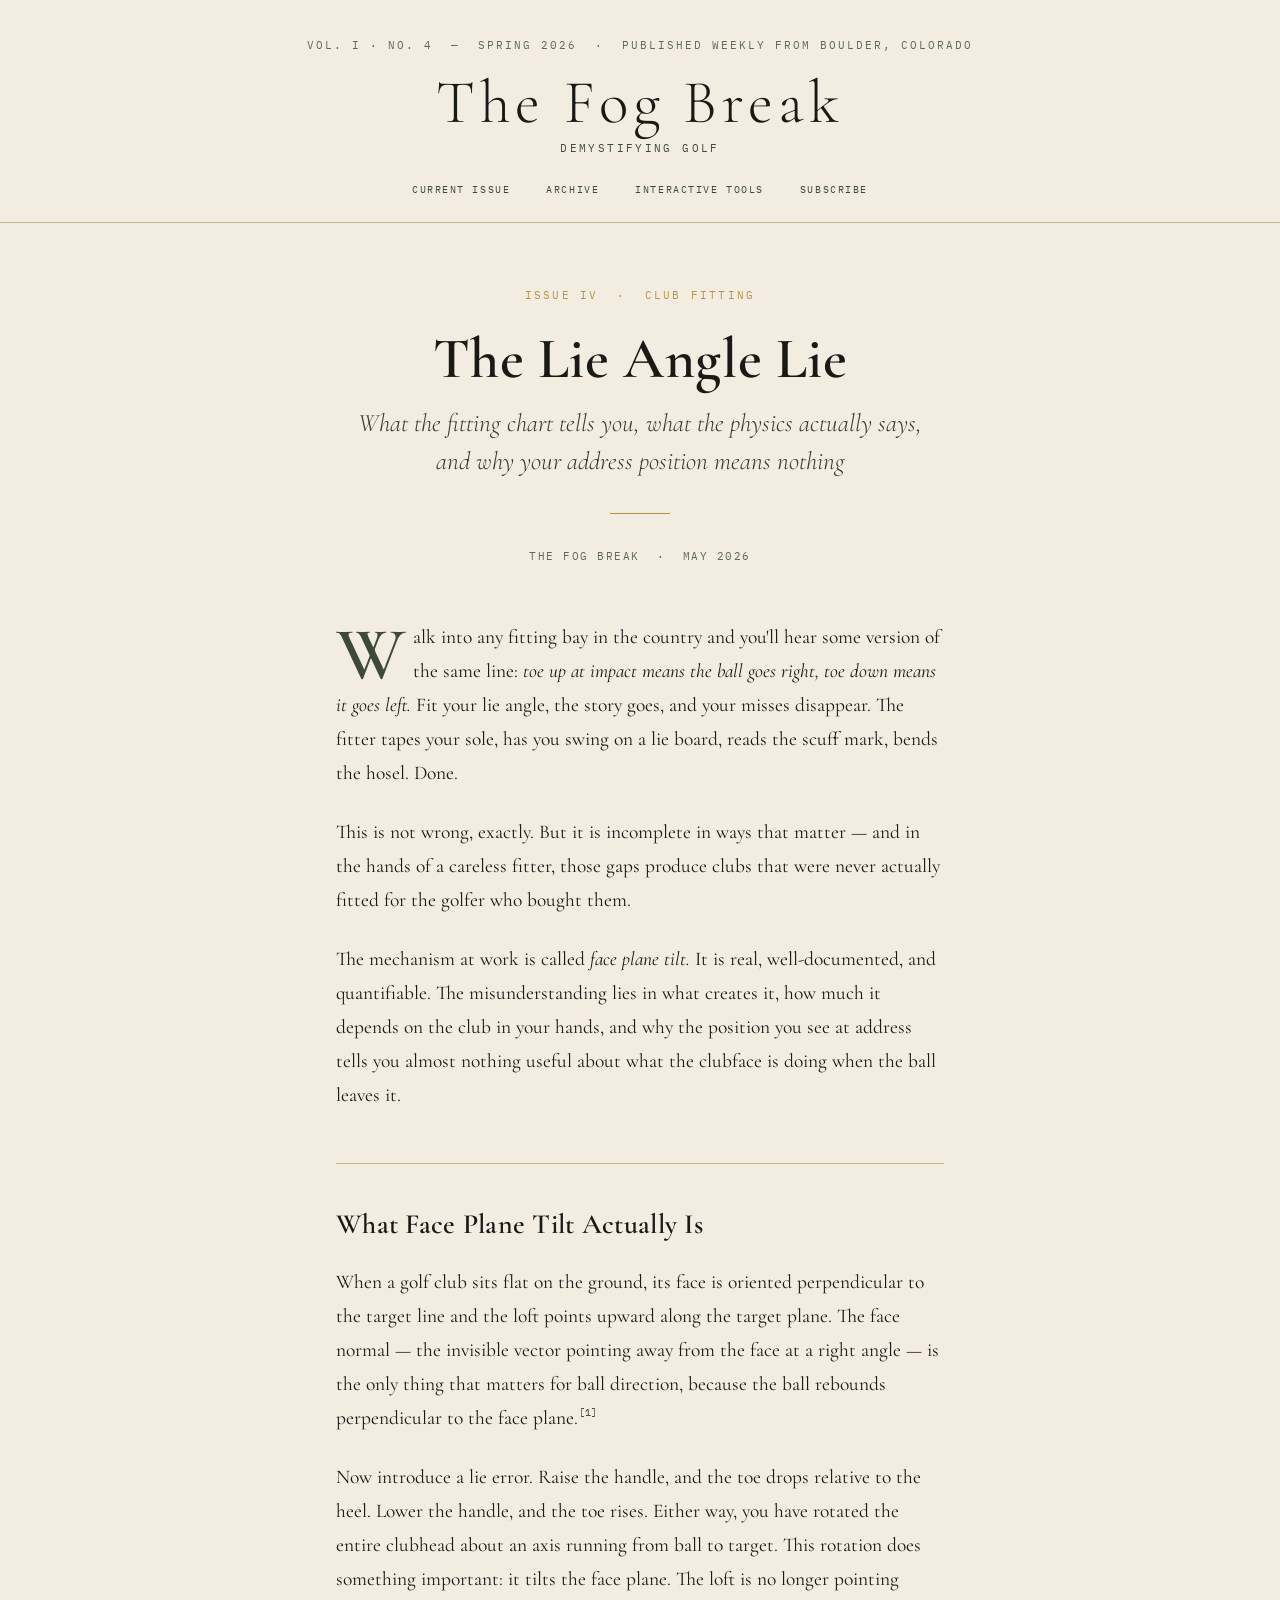
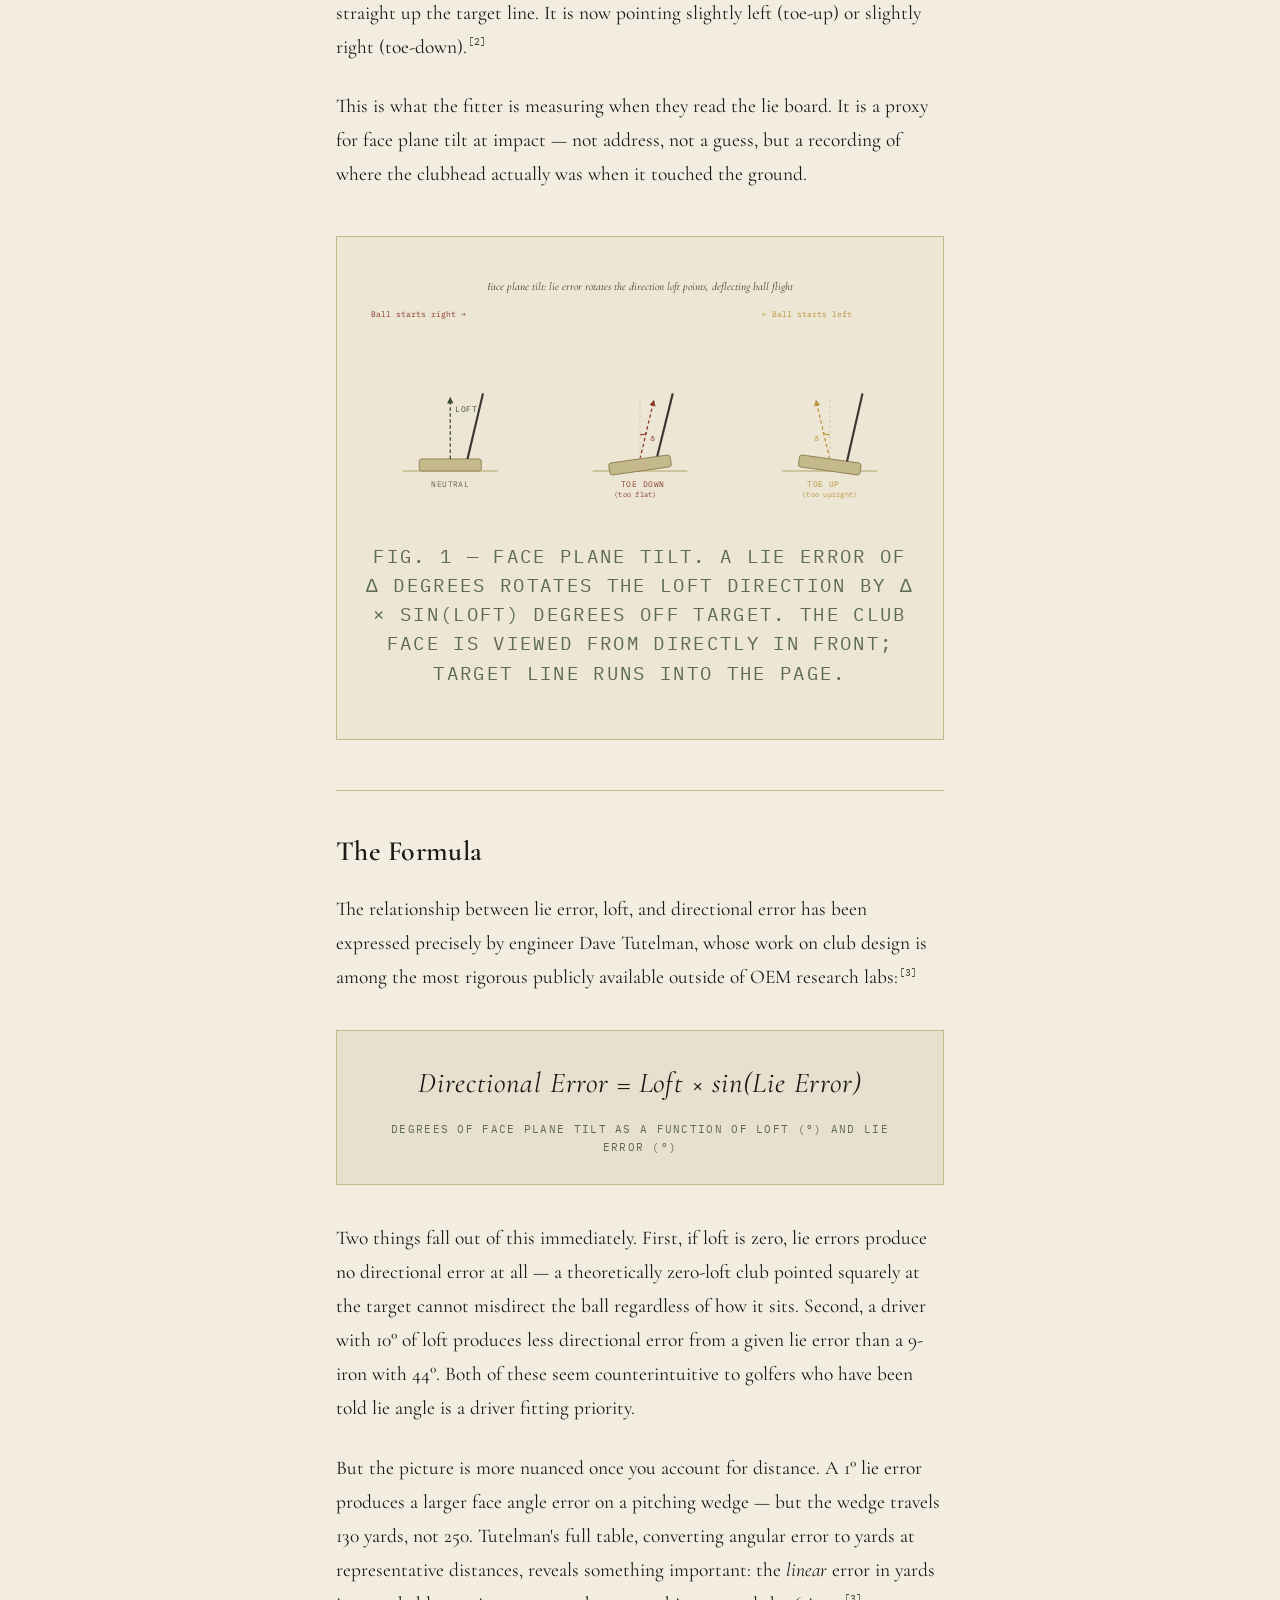
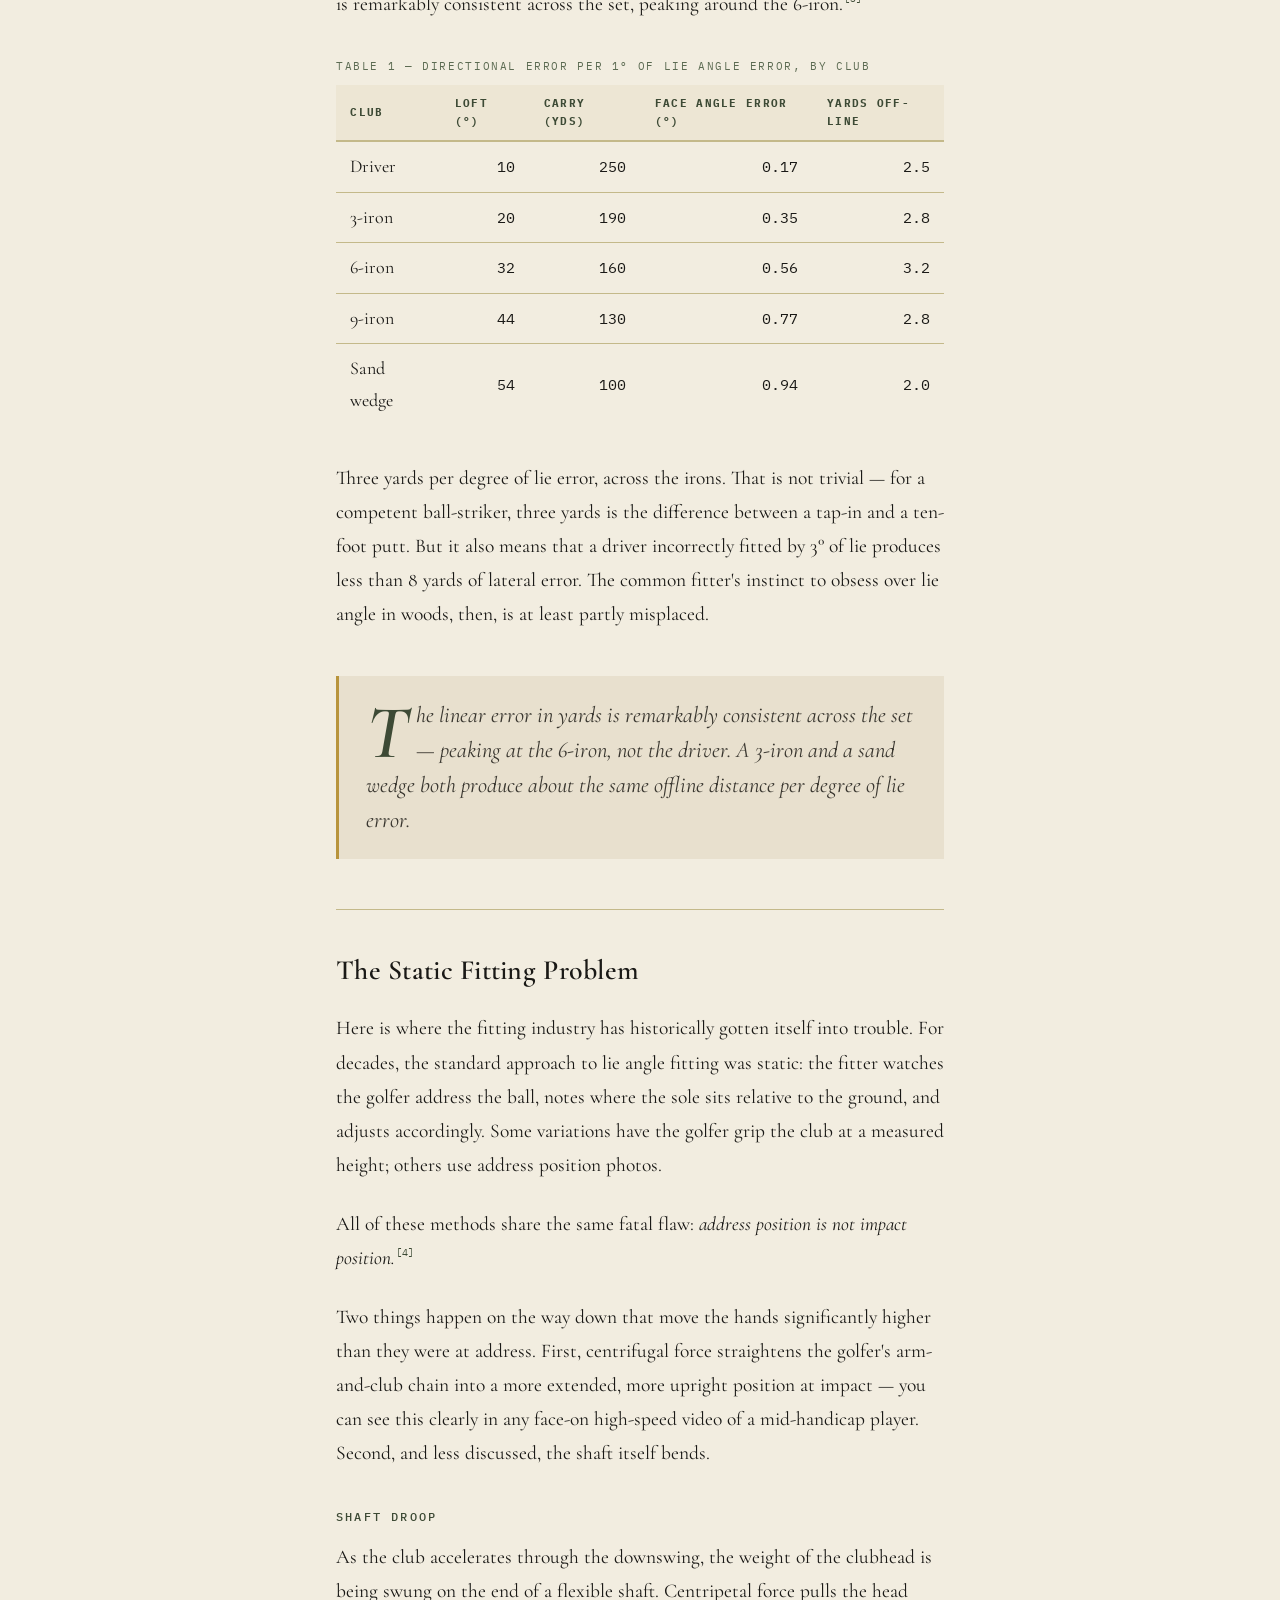
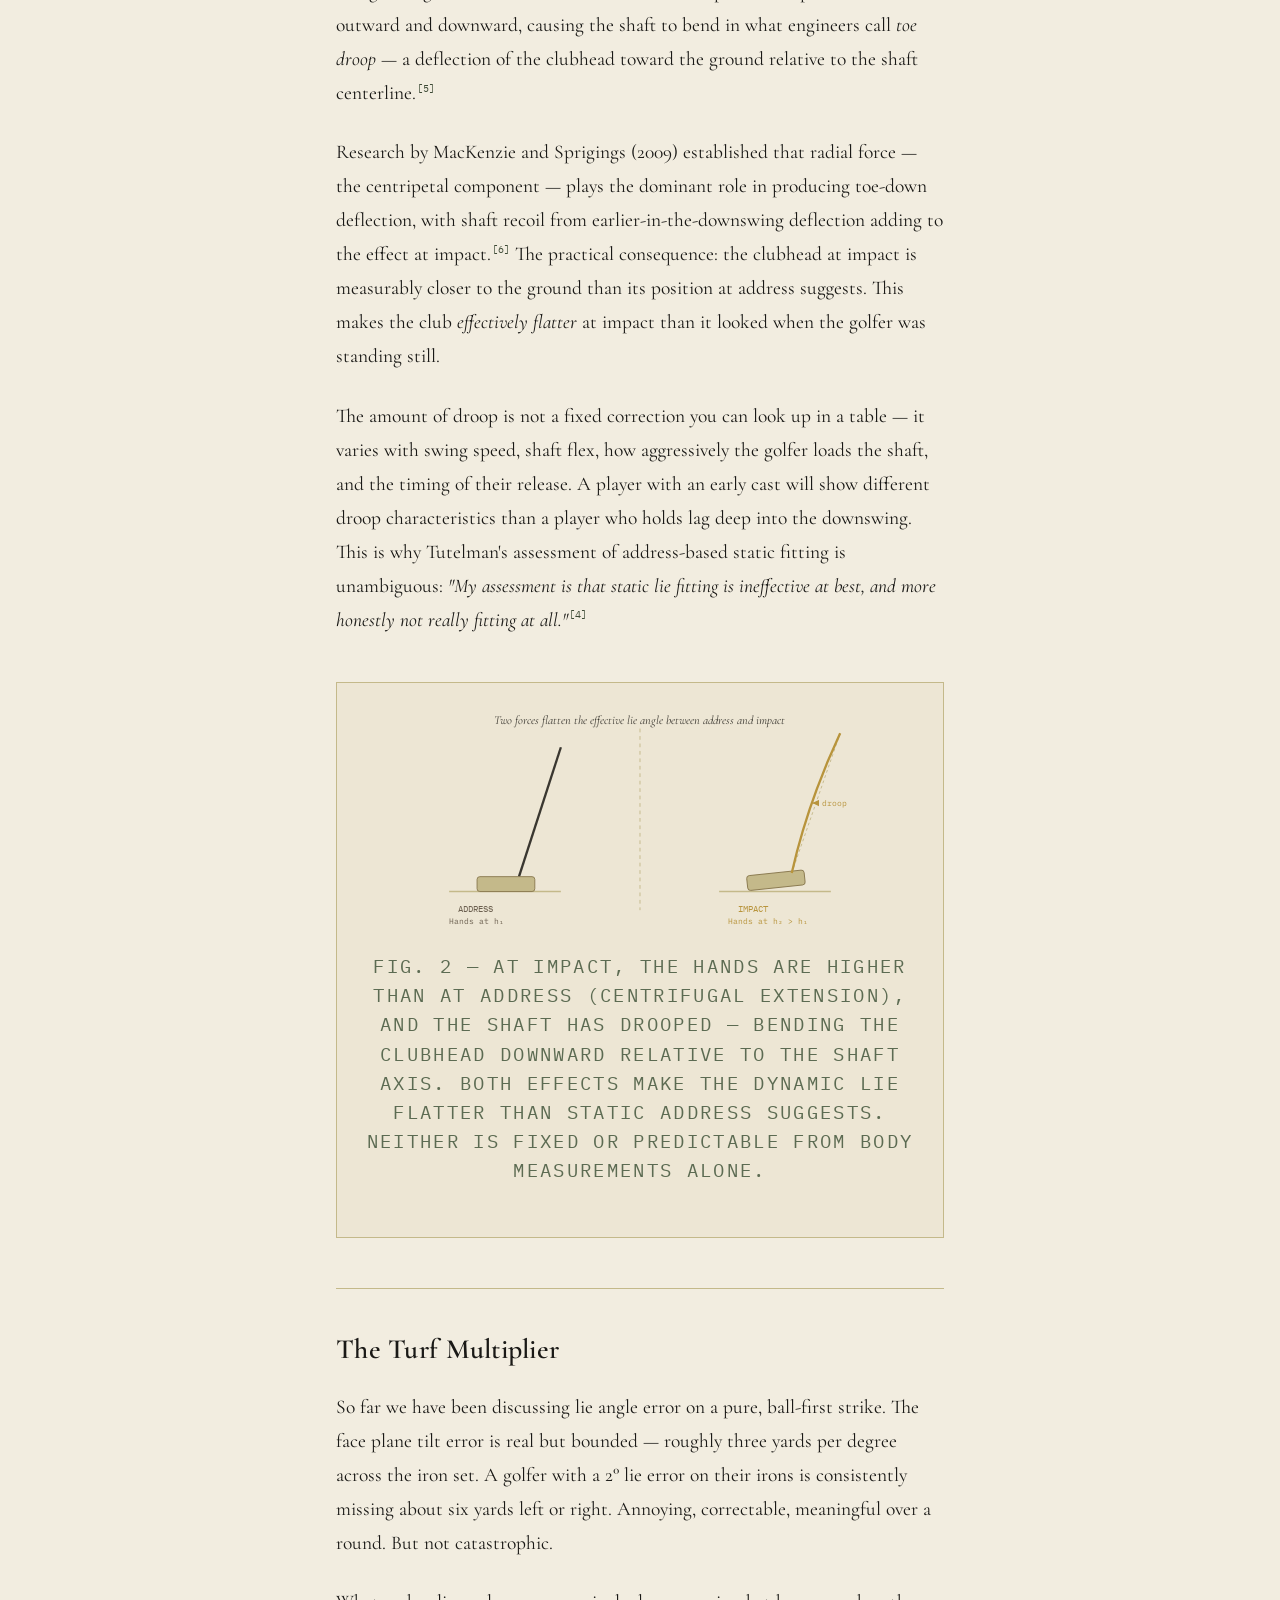
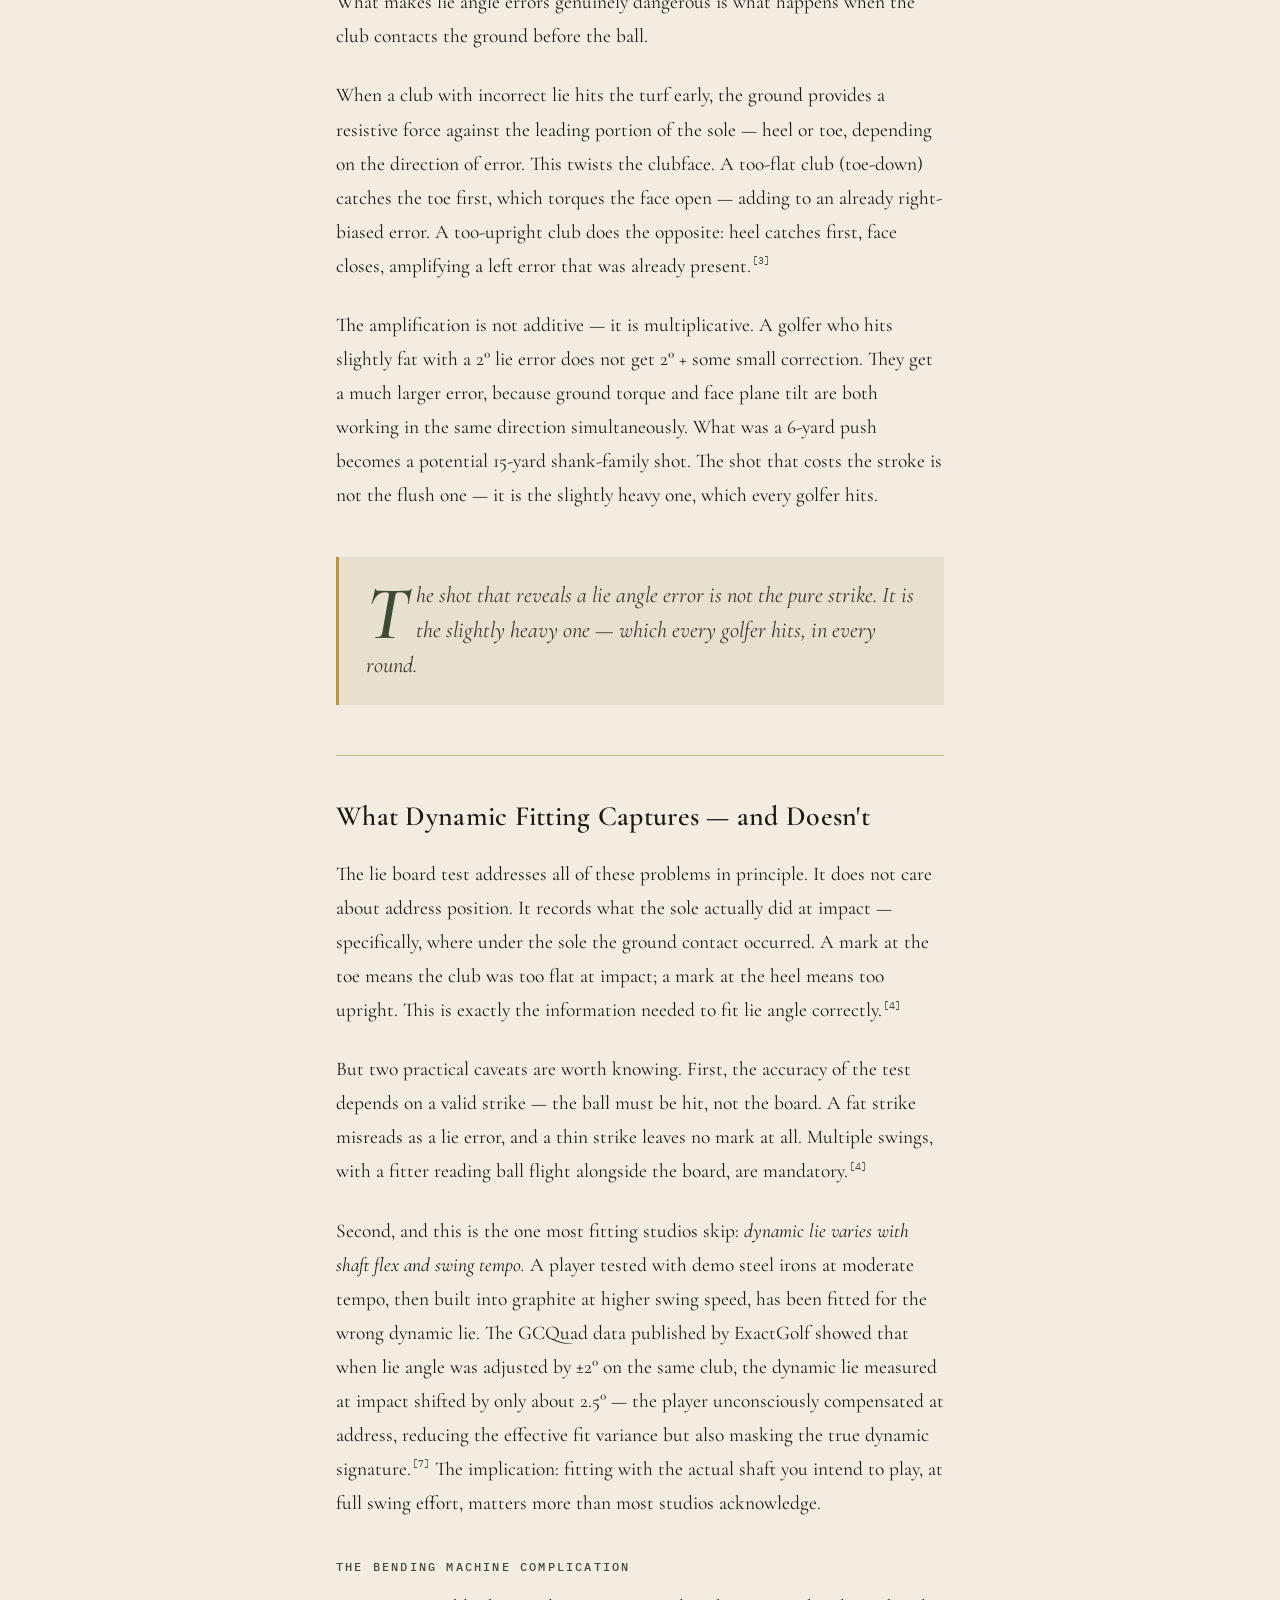
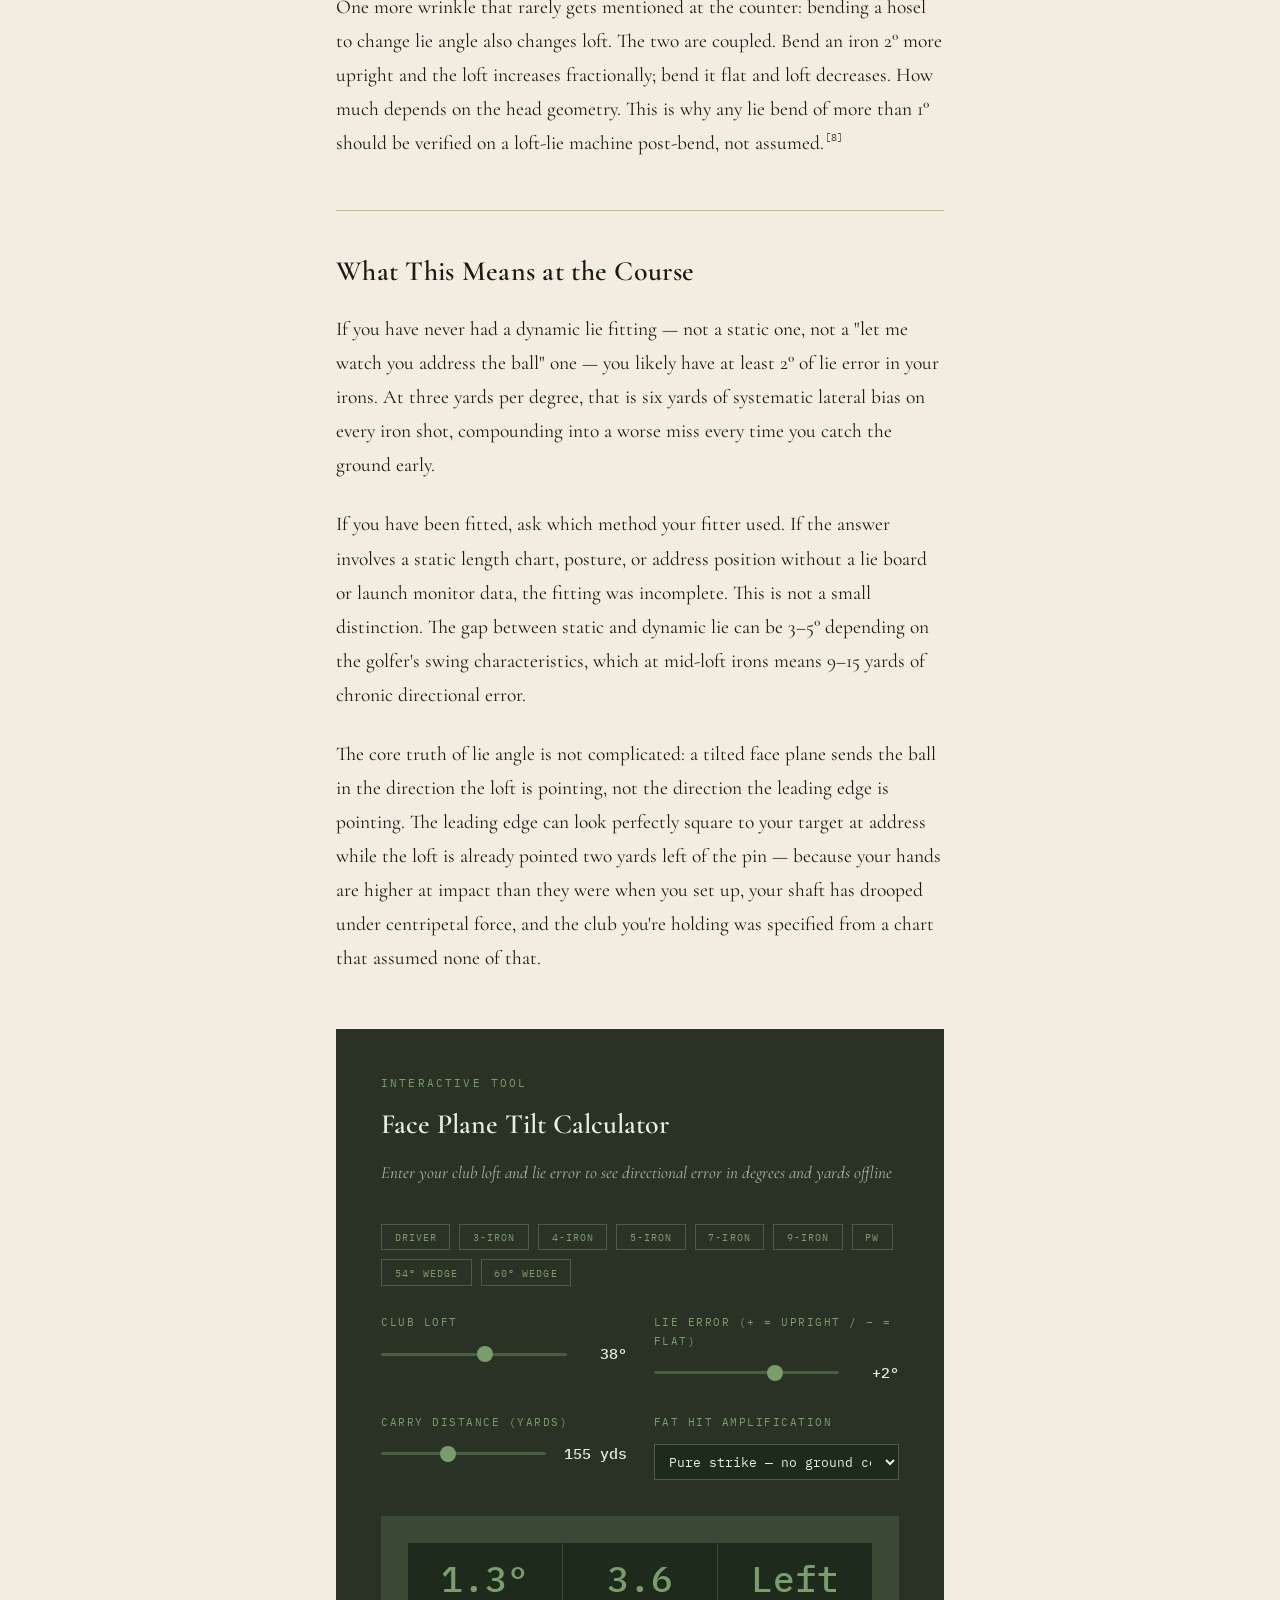
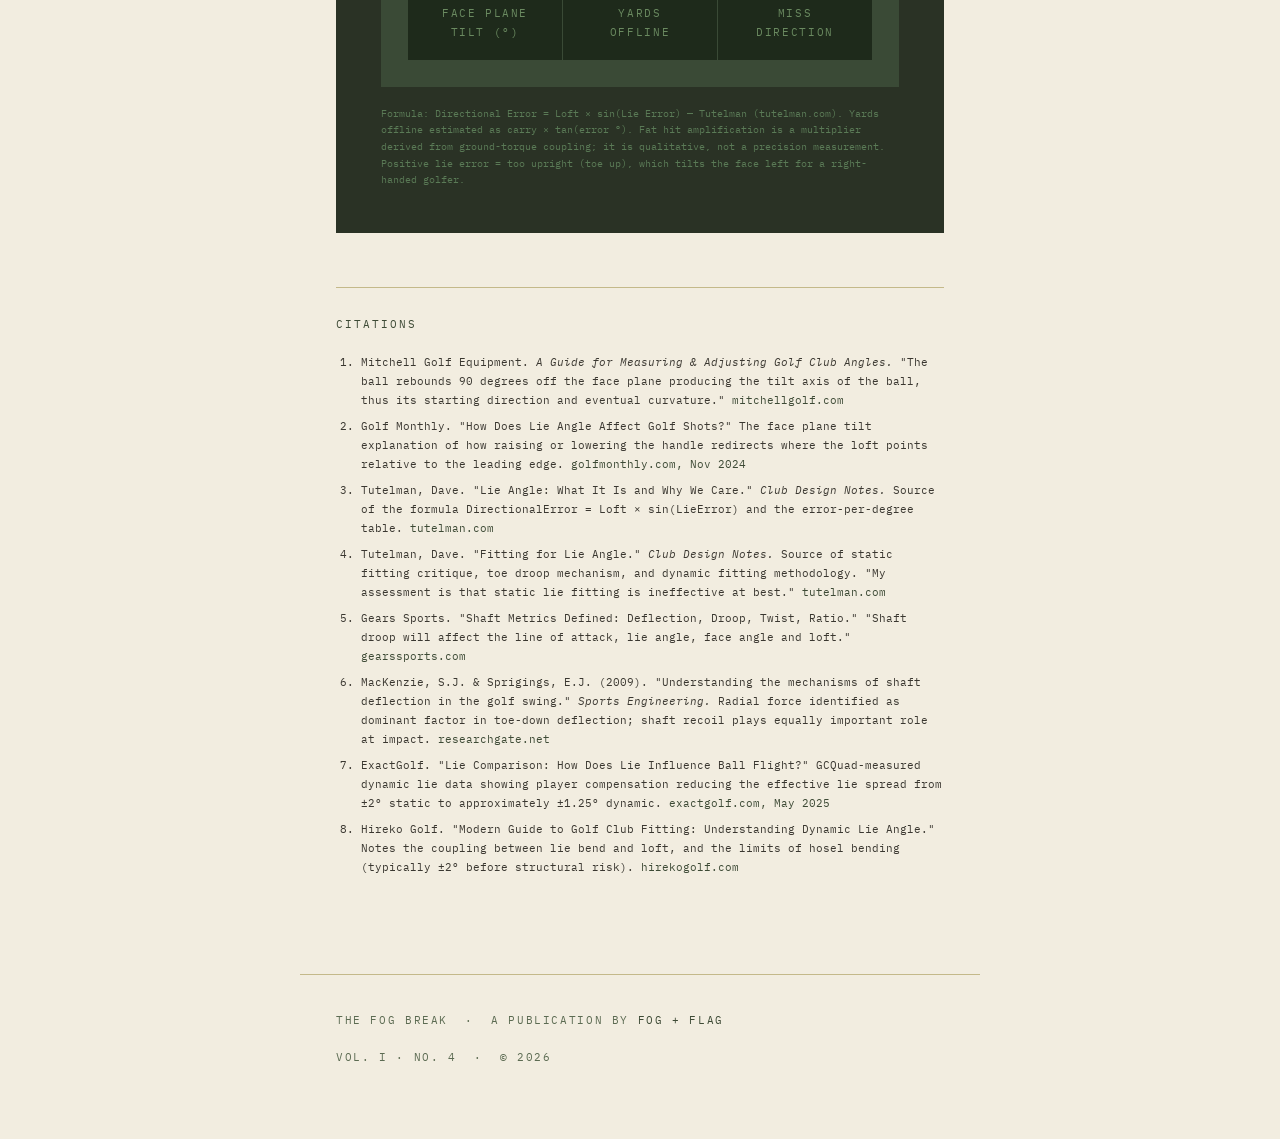
<file: articles/lie-angle.html>
<!DOCTYPE html>
<html lang="en">
<head>
  <meta charset="UTF-8">
  <meta name="viewport" content="width=device-width, initial-scale=1.0">
  <title>The Lie Angle Lie — The Fog Break Issue IV</title>
  <link rel="preconnect" href="https://fonts.googleapis.com">
  <link href="https://fonts.googleapis.com/css2?family=Cormorant+Garamond:ital,wght@0,300;0,400;0,500;0,600;1,300;1,400;1,500&family=IBM+Plex+Mono:wght@300;400;500&family=Cormorant:ital,wght@0,600;1,600&display=swap" rel="stylesheet">

  <style>
    :root {
      --parchment: #F2EDE0;
      --parchment-dark: #E8E0CE;
      --ink: #1A1916;
      --ink-mid: #3A3730;
      --moss: #3D4A35;
      --moss-light: #5C6B52;
      --gold: #B8943C;
      --gold-light: #D4A84B;
      --rule: #C4B98A;
      --caption-bg: #EDE6D4;
      --callout-bg: #E8E0CE;
      --tool-bg: #2A3225;
      --tool-accent: #7A9E6A;
      --tool-text: #E8EDE5;
    }

    *, *::before, *::after { box-sizing: border-box; margin: 0; padding: 0; }

    html { font-size: 18px; scroll-behavior: smooth; }

    body {
      background: var(--parchment);
      color: var(--ink);
      font-family: 'Cormorant Garamond', Georgia, serif;
      font-weight: 400;
      line-height: 1.75;
      -webkit-font-smoothing: antialiased;
    }

    /* ─── MASTHEAD ─── */
    .masthead {
      border-bottom: 1px solid var(--rule);
      padding: 2rem 0 1.25rem;
      text-align: center;
    }

    .masthead-meta {
      font-family: 'IBM Plex Mono', monospace;
      font-size: 0.62rem;
      font-weight: 400;
      letter-spacing: 0.18em;
      text-transform: uppercase;
      color: var(--moss-light);
      margin-bottom: 0.9rem;
    }

    .masthead-wordmark {
      font-family: 'Cormorant Garamond', Georgia, serif;
      font-weight: 300;
      font-size: 3.4rem;
      letter-spacing: 0.08em;
      color: var(--ink);
      line-height: 1;
      margin-bottom: 0.35rem;
    }

    .masthead-tagline {
      font-family: 'IBM Plex Mono', monospace;
      font-size: 0.6rem;
      letter-spacing: 0.22em;
      text-transform: uppercase;
      color: var(--moss);
    }

    .masthead-nav {
      margin-top: 1.2rem;
      display: flex;
      justify-content: center;
      gap: 2rem;
      font-family: 'IBM Plex Mono', monospace;
      font-size: 0.58rem;
      letter-spacing: 0.15em;
      text-transform: uppercase;
    }

    .masthead-nav a {
      color: var(--moss);
      text-decoration: none;
      border-bottom: 1px solid transparent;
      padding-bottom: 1px;
      transition: border-color 0.2s;
    }
    .masthead-nav a:hover { border-color: var(--moss); }

    /* ─── ISSUE HEADER ─── */
    .issue-header {
      max-width: 780px;
      margin: 3.5rem auto 0;
      padding: 0 2rem;
      text-align: center;
    }

    .issue-label {
      font-family: 'IBM Plex Mono', monospace;
      font-size: 0.62rem;
      letter-spacing: 0.2em;
      text-transform: uppercase;
      color: var(--gold);
      margin-bottom: 1.2rem;
    }

    .issue-title {
      font-family: 'Cormorant Garamond', Georgia, serif;
      font-weight: 600;
      font-size: 3.2rem;
      line-height: 1.1;
      color: var(--ink);
      letter-spacing: 0.01em;
      margin-bottom: 0.8rem;
    }

    .issue-subtitle {
      font-family: 'Cormorant Garamond', Georgia, serif;
      font-style: italic;
      font-weight: 300;
      font-size: 1.4rem;
      color: var(--ink-mid);
      line-height: 1.5;
      margin-bottom: 1.8rem;
    }

    .issue-rule {
      width: 60px;
      height: 1px;
      background: var(--gold);
      margin: 0 auto 1.8rem;
    }

    .issue-byline {
      font-family: 'IBM Plex Mono', monospace;
      font-size: 0.6rem;
      letter-spacing: 0.14em;
      text-transform: uppercase;
      color: var(--moss-light);
    }

    /* ─── BODY ─── */
    .article-body {
      max-width: 680px;
      margin: 3rem auto 0;
      padding: 0 2rem 5rem;
    }

    .article-body p {
      margin-bottom: 1.4rem;
      font-size: 1.08rem;
      hyphens: auto;
    }

    .article-body p:first-child::first-letter {
      float: left;
      font-family: 'Cormorant', Georgia, serif;
      font-weight: 600;
      font-size: 4.2rem;
      line-height: 0.78;
      margin: 0.08em 0.1em 0 0;
      color: var(--moss);
    }

    h2.section-head {
      font-family: 'Cormorant Garamond', Georgia, serif;
      font-weight: 600;
      font-size: 1.55rem;
      letter-spacing: 0.01em;
      color: var(--ink);
      margin: 2.8rem 0 0.9rem;
      padding-top: 2rem;
      border-top: 1px solid var(--rule);
    }

    h3.sub-head {
      font-family: 'IBM Plex Mono', monospace;
      font-weight: 500;
      font-size: 0.68rem;
      letter-spacing: 0.18em;
      text-transform: uppercase;
      color: var(--moss);
      margin: 2rem 0 0.7rem;
    }

    /* ─── PULL QUOTE ─── */
    .pull-quote {
      border-left: 3px solid var(--gold);
      padding: 1.2rem 1.5rem;
      margin: 2.5rem 0;
      background: var(--callout-bg);
    }

    .pull-quote p {
      font-family: 'Cormorant Garamond', Georgia, serif;
      font-style: italic;
      font-size: 1.25rem;
      line-height: 1.55;
      color: var(--ink-mid);
      margin: 0;
    }
    .pull-quote p::first-letter { all: unset; }

    /* ─── FORMULA BOX ─── */
    .formula-box {
      background: var(--callout-bg);
      border: 1px solid var(--rule);
      padding: 1.5rem 2rem;
      margin: 2rem 0;
      text-align: center;
    }

    .formula-expression {
      font-family: 'Cormorant Garamond', Georgia, serif;
      font-style: italic;
      font-size: 1.6rem;
      color: var(--ink);
      margin-bottom: 0.6rem;
      letter-spacing: 0.03em;
    }

    .formula-caption {
      font-family: 'IBM Plex Mono', monospace;
      font-size: 0.6rem;
      letter-spacing: 0.12em;
      text-transform: uppercase;
      color: var(--moss-light);
    }

    /* ─── DATA TABLE ─── */
    .data-table-wrap {
      margin: 2rem 0;
      overflow-x: auto;
    }

    .data-table-label {
      font-family: 'IBM Plex Mono', monospace;
      font-size: 0.6rem;
      letter-spacing: 0.15em;
      text-transform: uppercase;
      color: var(--moss-light);
      margin-bottom: 0.5rem;
    }

    table.data-table {
      width: 100%;
      border-collapse: collapse;
      font-size: 0.88rem;
    }

    table.data-table th {
      font-family: 'IBM Plex Mono', monospace;
      font-size: 0.6rem;
      letter-spacing: 0.12em;
      text-transform: uppercase;
      color: var(--moss);
      text-align: left;
      padding: 0.5rem 0.8rem;
      border-bottom: 2px solid var(--rule);
      background: var(--caption-bg);
    }

    table.data-table td {
      padding: 0.5rem 0.8rem;
      border-bottom: 1px solid var(--rule);
      font-family: 'Cormorant Garamond', Georgia, serif;
      font-size: 1rem;
    }

    table.data-table tr:last-child td { border-bottom: none; }
    table.data-table td.num {
      font-family: 'IBM Plex Mono', monospace;
      font-size: 0.82rem;
      text-align: right;
    }

    /* ─── SVG DIAGRAM ─── */
    .diagram-wrap {
      margin: 2.5rem 0;
      background: var(--caption-bg);
      border: 1px solid var(--rule);
      padding: 1.5rem;
    }

    .diagram-caption {
      font-family: 'IBM Plex Mono', monospace;
      font-size: 0.6rem;
      letter-spacing: 0.12em;
      text-transform: uppercase;
      color: var(--moss-light);
      margin-top: 1rem;
      text-align: center;
      line-height: 1.5;
    }

    .diagram-wrap svg {
      display: block;
      margin: 0 auto;
      max-width: 100%;
    }

    /* ─── CITATION ─── */
    sup.cite {
      font-family: 'IBM Plex Mono', monospace;
      font-size: 0.58rem;
      color: var(--moss);
      margin-left: 1px;
      cursor: default;
    }

    /* ─── FOOTNOTES ─── */
    .footnotes {
      border-top: 1px solid var(--rule);
      margin-top: 3rem;
      padding-top: 1.5rem;
    }

    .footnotes-label {
      font-family: 'IBM Plex Mono', monospace;
      font-size: 0.62rem;
      letter-spacing: 0.18em;
      text-transform: uppercase;
      color: var(--moss);
      margin-bottom: 1rem;
    }

    .footnotes ol {
      padding-left: 1.4rem;
    }

    .footnotes li {
      font-family: 'IBM Plex Mono', monospace;
      font-size: 0.62rem;
      line-height: 1.7;
      color: var(--ink-mid);
      margin-bottom: 0.4rem;
    }

    .footnotes li a {
      color: var(--moss);
      text-decoration: none;
    }

    /* ─── INTERACTIVE TOOL ─── */
    .tool-section {
      background: var(--tool-bg);
      color: var(--tool-text);
      padding: 2.5rem;
      margin: 3rem 0;
    }

    .tool-label {
      font-family: 'IBM Plex Mono', monospace;
      font-size: 0.6rem;
      letter-spacing: 0.2em;
      text-transform: uppercase;
      color: var(--tool-accent);
      margin-bottom: 0.4rem;
    }

    .tool-title {
      font-family: 'Cormorant Garamond', Georgia, serif;
      font-weight: 600;
      font-size: 1.55rem;
      color: var(--tool-text);
      margin-bottom: 0.5rem;
    }

    .tool-desc {
      font-family: 'Cormorant Garamond', Georgia, serif;
      font-style: italic;
      font-size: 0.95rem;
      color: #A8B8A4;
      margin-bottom: 2rem;
    }

    .tool-inputs {
      display: grid;
      grid-template-columns: 1fr 1fr;
      gap: 1.5rem;
      margin-bottom: 2rem;
    }

    @media (max-width: 580px) {
      .tool-inputs { grid-template-columns: 1fr; }
      .issue-title { font-size: 2.4rem; }
      .masthead-wordmark { font-size: 2.4rem; }
    }

    .tool-input-group label {
      display: block;
      font-family: 'IBM Plex Mono', monospace;
      font-size: 0.6rem;
      letter-spacing: 0.14em;
      text-transform: uppercase;
      color: var(--tool-accent);
      margin-bottom: 0.5rem;
    }

    .tool-input-row {
      display: flex;
      align-items: center;
      gap: 1rem;
    }

    .tool-input-row input[type="range"] {
      flex: 1;
      -webkit-appearance: none;
      height: 3px;
      background: #4A5E40;
      outline: none;
      border-radius: 2px;
    }

    .tool-input-row input[type="range"]::-webkit-slider-thumb {
      -webkit-appearance: none;
      width: 16px;
      height: 16px;
      background: var(--tool-accent);
      border-radius: 50%;
      cursor: pointer;
    }

    .tool-val {
      font-family: 'IBM Plex Mono', monospace;
      font-size: 0.82rem;
      font-weight: 500;
      color: var(--tool-text);
      min-width: 42px;
      text-align: right;
    }

    .tool-select {
      font-family: 'IBM Plex Mono', monospace;
      font-size: 0.72rem;
      background: #1E2A1B;
      color: var(--tool-text);
      border: 1px solid #4A5E40;
      padding: 0.4rem 0.6rem;
      width: 100%;
      cursor: pointer;
      margin-top: 0.2rem;
    }

    .tool-results {
      background: #1E2A1B;
      padding: 1.5rem;
      display: grid;
      grid-template-columns: repeat(3, 1fr);
      gap: 1px;
      background-color: #3A4A36;
    }

    @media (max-width: 580px) {
      .tool-results { grid-template-columns: 1fr; }
    }

    .tool-result-cell {
      background: #1E2A1B;
      padding: 1rem 1.2rem;
      text-align: center;
    }

    .tool-result-value {
      font-family: 'IBM Plex Mono', monospace;
      font-size: 2rem;
      font-weight: 500;
      color: var(--tool-accent);
      line-height: 1;
      margin-bottom: 0.4rem;
    }

    .tool-result-unit {
      font-family: 'IBM Plex Mono', monospace;
      font-size: 0.6rem;
      letter-spacing: 0.15em;
      text-transform: uppercase;
      color: #6A8A60;
    }

    .tool-note {
      font-family: 'IBM Plex Mono', monospace;
      font-size: 0.58rem;
      color: #5A7A56;
      margin-top: 1rem;
      line-height: 1.6;
    }

    /* ─── PRESET CLUBS ─── */
    .club-presets {
      display: flex;
      flex-wrap: wrap;
      gap: 0.5rem;
      margin-bottom: 1.5rem;
    }

    .club-btn {
      font-family: 'IBM Plex Mono', monospace;
      font-size: 0.58rem;
      letter-spacing: 0.1em;
      text-transform: uppercase;
      background: transparent;
      border: 1px solid #4A5E40;
      color: #7A9E6A;
      padding: 0.3rem 0.7rem;
      cursor: pointer;
      transition: background 0.15s, color 0.15s;
    }
    .club-btn:hover, .club-btn.active {
      background: var(--tool-accent);
      color: var(--tool-bg);
      border-color: var(--tool-accent);
    }

    /* ─── FOOTER ─── */
    .article-footer {
      max-width: 680px;
      margin: 0 auto;
      padding: 2rem 2rem 4rem;
      border-top: 1px solid var(--rule);
      display: flex;
      justify-content: space-between;
      align-items: center;
      gap: 1rem;
      flex-wrap: wrap;
    }

    .footer-brand {
      font-family: 'IBM Plex Mono', monospace;
      font-size: 0.6rem;
      letter-spacing: 0.15em;
      text-transform: uppercase;
      color: var(--moss-light);
    }

    .footer-brand a {
      color: var(--moss);
      text-decoration: none;
    }
  </style>
</head>
<body>

<header class="masthead">
  <div class="masthead-meta">Vol. I · No. 4 &nbsp;—&nbsp; Spring 2026 &nbsp;·&nbsp; Published Weekly from Boulder, Colorado</div>
  <div class="masthead-wordmark">The Fog Break</div>
  <div class="masthead-tagline">Demystifying Golf</div>
  <nav class="masthead-nav">
    <a href="/">Current Issue</a>
    <a href="/#archive">Archive</a>
    <a href="/tools/">Interactive Tools</a>
    <a href="/#subscribe">Subscribe</a>
  </nav>
</header>

<div class="issue-header">
  <div class="issue-label">Issue IV &nbsp;·&nbsp; Club Fitting</div>
  <h1 class="issue-title">The Lie Angle Lie</h1>
  <p class="issue-subtitle">What the fitting chart tells you, what the physics actually says,<br>and why your address position means nothing</p>
  <div class="issue-rule"></div>
  <div class="issue-byline">The Fog Break &nbsp;·&nbsp; May 2026</div>
</div>

<article class="article-body">

  <p>Walk into any fitting bay in the country and you'll hear some version of the same line: <em>toe up at impact means the ball goes right, toe down means it goes left.</em> Fit your lie angle, the story goes, and your misses disappear. The fitter tapes your sole, has you swing on a lie board, reads the scuff mark, bends the hosel. Done.</p>

  <p>This is not wrong, exactly. But it is incomplete in ways that matter — and in the hands of a careless fitter, those gaps produce clubs that were never actually fitted for the golfer who bought them.</p>

  <p>The mechanism at work is called <em>face plane tilt.</em> It is real, well-documented, and quantifiable. The misunderstanding lies in what creates it, how much it depends on the club in your hands, and why the position you see at address tells you almost nothing useful about what the clubface is doing when the ball leaves it.</p>

  <h2 class="section-head">What Face Plane Tilt Actually Is</h2>

  <p>When a golf club sits flat on the ground, its face is oriented perpendicular to the target line and the loft points upward along the target plane. The face normal — the invisible vector pointing away from the face at a right angle — is the only thing that matters for ball direction, because the ball rebounds perpendicular to the face plane.<sup class="cite">[1]</sup></p>

  <p>Now introduce a lie error. Raise the handle, and the toe drops relative to the heel. Lower the handle, and the toe rises. Either way, you have rotated the entire clubhead about an axis running from ball to target. This rotation does something important: it tilts the face plane. The loft is no longer pointing straight up the target line. It is now pointing slightly left (toe-up) or slightly right (toe-down).<sup class="cite">[2]</sup></p>

  <p>This is what the fitter is measuring when they read the lie board. It is a proxy for face plane tilt at impact — not address, not a guess, but a recording of where the clubhead actually was when it touched the ground.</p>

  <div class="diagram-wrap" aria-label="Face plane tilt diagram">
    <svg viewBox="0 0 640 300" width="600" xmlns="http://www.w3.org/2000/svg" aria-hidden="true">
      <defs>
        <marker id="arr" viewBox="0 0 10 10" refX="9" refY="5" markerWidth="5" markerHeight="5" orient="auto">
          <path d="M 0 0 L 10 5 L 0 10 z" fill="#3D4A35"/>
        </marker>
        <marker id="arr-gold" viewBox="0 0 10 10" refX="9" refY="5" markerWidth="5" markerHeight="5" orient="auto">
          <path d="M 0 0 L 10 5 L 0 10 z" fill="#B8943C"/>
        </marker>
        <marker id="arr-red" viewBox="0 0 10 10" refX="9" refY="5" markerWidth="5" markerHeight="5" orient="auto">
          <path d="M 0 0 L 10 5 L 0 10 z" fill="#8B3A2A"/>
        </marker>
      </defs>

      <g transform="translate(100, 240)">
        <line x1="-55" y1="0" x2="55" y2="0" stroke="#C4B98A" stroke-width="1.5"/>
        <rect x="-36" y="-14" width="72" height="14" rx="3" fill="#C4B98A" stroke="#8A7A50" stroke-width="1"/>
        <line x1="20" y1="-14" x2="38" y2="-90" stroke="#3A3730" stroke-width="2.5"/>
        <line x1="0" y1="-14" x2="0" y2="-85" stroke="#3D4A35" stroke-width="1.5" stroke-dasharray="4 3" marker-end="url(#arr)"/>
        <text x="6" y="-68" font-family="IBM Plex Mono, monospace" font-size="9" fill="#3D4A35" letter-spacing="0.5">LOFT</text>
        <text x="-22" y="18" font-family="IBM Plex Mono, monospace" font-size="9" fill="#6C6050" letter-spacing="0.5">NEUTRAL</text>
      </g>

      <g transform="translate(320, 240)">
        <line x1="-55" y1="0" x2="55" y2="0" stroke="#C4B98A" stroke-width="1.5"/>
        <rect x="-36" y="-14" width="72" height="14" rx="3" fill="#C4B98A" stroke="#8A7A50" stroke-width="1" transform="rotate(-8 0 -7)"/>
        <line x1="20" y1="-17" x2="38" y2="-90" stroke="#3A3730" stroke-width="2.5"/>
        <line x1="0" y1="-14" x2="16" y2="-82" stroke="#8B3A2A" stroke-width="1.5" stroke-dasharray="4 3" marker-end="url(#arr-red)"/>
        <line x1="0" y1="-14" x2="0" y2="-82" stroke="#C4B98A" stroke-width="1" stroke-dasharray="2 4"/>
        <path d="M 0 -42 Q 6 -42 8 -45" fill="none" stroke="#8B3A2A" stroke-width="1.2"/>
        <text x="12" y="-35" font-family="IBM Plex Mono, monospace" font-size="9" fill="#8B3A2A">δ</text>
        <text x="-22" y="18" font-family="IBM Plex Mono, monospace" font-size="9" fill="#8B3A2A" letter-spacing="0.5">TOE DOWN</text>
        <text x="-30" y="30" font-family="IBM Plex Mono, monospace" font-size="8" fill="#8B3A2A" letter-spacing="0.3">(too flat)</text>
      </g>

      <g transform="translate(540, 240)">
        <line x1="-55" y1="0" x2="55" y2="0" stroke="#C4B98A" stroke-width="1.5"/>
        <rect x="-36" y="-14" width="72" height="14" rx="3" fill="#C4B98A" stroke="#8A7A50" stroke-width="1" transform="rotate(8 0 -7)"/>
        <line x1="20" y1="-11" x2="38" y2="-90" stroke="#3A3730" stroke-width="2.5"/>
        <line x1="0" y1="-14" x2="-16" y2="-82" stroke="#B8943C" stroke-width="1.5" stroke-dasharray="4 3" marker-end="url(#arr-gold)"/>
        <line x1="0" y1="-14" x2="0" y2="-82" stroke="#C4B98A" stroke-width="1" stroke-dasharray="2 4"/>
        <path d="M 0 -42 Q -6 -42 -8 -45" fill="none" stroke="#B8943C" stroke-width="1.2"/>
        <text x="-18" y="-35" font-family="IBM Plex Mono, monospace" font-size="9" fill="#B8943C">δ</text>
        <text x="-26" y="18" font-family="IBM Plex Mono, monospace" font-size="9" fill="#B8943C" letter-spacing="0.5">TOE UP</text>
        <text x="-32" y="30" font-family="IBM Plex Mono, monospace" font-size="8" fill="#B8943C" letter-spacing="0.3">(too upright)</text>
      </g>

      <text x="320" y="30" font-family="Cormorant Garamond, serif" font-size="13" fill="#3A3730" text-anchor="middle" font-style="italic">Face plane tilt: lie error rotates the direction loft points, deflecting ball flight</text>
      <text x="8" y="62" font-family="IBM Plex Mono, monospace" font-size="9" fill="#8B3A2A">Ball starts right →</text>
      <text x="462" y="62" font-family="IBM Plex Mono, monospace" font-size="9" fill="#B8943C">← Ball starts left</text>
    </svg>
    <p class="diagram-caption">Fig. 1 — Face plane tilt. A lie error of δ degrees rotates the loft direction by δ × sin(loft) degrees off target. The club face is viewed from directly in front; target line runs into the page.</p>
  </div>

  <h2 class="section-head">The Formula</h2>

  <p>The relationship between lie error, loft, and directional error has been expressed precisely by engineer Dave Tutelman, whose work on club design is among the most rigorous publicly available outside of OEM research labs:<sup class="cite">[3]</sup></p>

  <div class="formula-box">
    <div class="formula-expression">Directional Error = Loft &times; sin(Lie Error)</div>
    <div class="formula-caption">Degrees of face plane tilt as a function of loft (°) and lie error (°)</div>
  </div>

  <p>Two things fall out of this immediately. First, if loft is zero, lie errors produce no directional error at all — a theoretically zero-loft club pointed squarely at the target cannot misdirect the ball regardless of how it sits. Second, a driver with 10° of loft produces less directional error from a given lie error than a 9-iron with 44°. Both of these seem counterintuitive to golfers who have been told lie angle is a driver fitting priority.</p>

  <p>But the picture is more nuanced once you account for distance. A 1° lie error produces a larger face angle error on a pitching wedge — but the wedge travels 130 yards, not 250. Tutelman's full table, converting angular error to yards at representative distances, reveals something important: the <em>linear</em> error in yards is remarkably consistent across the set, peaking around the 6-iron.<sup class="cite">[3]</sup></p>

  <div class="data-table-wrap">
    <div class="data-table-label">Table 1 — Directional error per 1° of lie angle error, by club</div>
    <table class="data-table">
      <thead>
        <tr>
          <th>Club</th>
          <th>Loft (°)</th>
          <th>Carry (yds)</th>
          <th>Face angle error (°)</th>
          <th>Yards off-line</th>
        </tr>
      </thead>
      <tbody>
        <tr>
          <td>Driver</td>
          <td class="num">10</td>
          <td class="num">250</td>
          <td class="num">0.17</td>
          <td class="num">2.5</td>
        </tr>
        <tr>
          <td>3-iron</td>
          <td class="num">20</td>
          <td class="num">190</td>
          <td class="num">0.35</td>
          <td class="num">2.8</td>
        </tr>
        <tr>
          <td>6-iron</td>
          <td class="num">32</td>
          <td class="num">160</td>
          <td class="num">0.56</td>
          <td class="num">3.2</td>
        </tr>
        <tr>
          <td>9-iron</td>
          <td class="num">44</td>
          <td class="num">130</td>
          <td class="num">0.77</td>
          <td class="num">2.8</td>
        </tr>
        <tr>
          <td>Sand wedge</td>
          <td class="num">54</td>
          <td class="num">100</td>
          <td class="num">0.94</td>
          <td class="num">2.0</td>
        </tr>
      </tbody>
    </table>
  </div>

  <p>Three yards per degree of lie error, across the irons. That is not trivial — for a competent ball-striker, three yards is the difference between a tap-in and a ten-foot putt. But it also means that a driver incorrectly fitted by 3° of lie produces less than 8 yards of lateral error. The common fitter's instinct to obsess over lie angle in woods, then, is at least partly misplaced.</p>

  <div class="pull-quote">
    <p>The linear error in yards is remarkably consistent across the set — peaking at the 6-iron, not the driver. A 3-iron and a sand wedge both produce about the same offline distance per degree of lie error.</p>
  </div>

  <h2 class="section-head">The Static Fitting Problem</h2>

  <p>Here is where the fitting industry has historically gotten itself into trouble. For decades, the standard approach to lie angle fitting was static: the fitter watches the golfer address the ball, notes where the sole sits relative to the ground, and adjusts accordingly. Some variations have the golfer grip the club at a measured height; others use address position photos.</p>

  <p>All of these methods share the same fatal flaw: <em>address position is not impact position.</em><sup class="cite">[4]</sup></p>

  <p>Two things happen on the way down that move the hands significantly higher than they were at address. First, centrifugal force straightens the golfer's arm-and-club chain into a more extended, more upright position at impact — you can see this clearly in any face-on high-speed video of a mid-handicap player. Second, and less discussed, the shaft itself bends.</p>

  <h3 class="sub-head">Shaft Droop</h3>

  <p>As the club accelerates through the downswing, the weight of the clubhead is being swung on the end of a flexible shaft. Centripetal force pulls the head outward and downward, causing the shaft to bend in what engineers call <em>toe droop</em> — a deflection of the clubhead toward the ground relative to the shaft centerline.<sup class="cite">[5]</sup></p>

  <p>Research by MacKenzie and Sprigings (2009) established that radial force — the centripetal component — plays the dominant role in producing toe-down deflection, with shaft recoil from earlier-in-the-downswing deflection adding to the effect at impact.<sup class="cite">[6]</sup> The practical consequence: the clubhead at impact is measurably closer to the ground than its position at address suggests. This makes the club <em>effectively flatter</em> at impact than it looked when the golfer was standing still.</p>

  <p>The amount of droop is not a fixed correction you can look up in a table — it varies with swing speed, shaft flex, how aggressively the golfer loads the shaft, and the timing of their release. A player with an early cast will show different droop characteristics than a player who holds lag deep into the downswing. This is why Tutelman's assessment of address-based static fitting is unambiguous: <em>"My assessment is that static lie fitting is ineffective at best, and more honestly not really fitting at all."</em><sup class="cite">[4]</sup></p>

  <div class="diagram-wrap" aria-label="Shaft droop diagram">
    <svg viewBox="0 0 580 240" width="540" xmlns="http://www.w3.org/2000/svg" aria-hidden="true">
      <defs>
        <marker id="arr2" viewBox="0 0 10 10" refX="9" refY="5" markerWidth="5" markerHeight="5" orient="auto">
          <path d="M 0 0 L 10 5 L 0 10 z" fill="#3D4A35"/>
        </marker>
        <marker id="arr3" viewBox="0 0 10 10" refX="9" refY="5" markerWidth="5" markerHeight="5" orient="auto">
          <path d="M 0 0 L 10 5 L 0 10 z" fill="#B8943C"/>
        </marker>
      </defs>

      <g transform="translate(145, 195)">
        <line x1="-60" y1="0" x2="60" y2="0" stroke="#C4B98A" stroke-width="1.5"/>
        <line x1="15" y1="-16" x2="60" y2="-155" stroke="#3A3730" stroke-width="2.5"/>
        <rect x="-30" y="-16" width="62" height="16" rx="3" fill="#C4B98A" stroke="#8A7A50" stroke-width="1"/>
        <text x="-50" y="22" font-family="IBM Plex Mono, monospace" font-size="9.5" fill="#6C6050">ADDRESS</text>
        <text x="-60" y="35" font-family="IBM Plex Mono, monospace" font-size="8.5" fill="#6C6050">Hands at h₁</text>
      </g>

      <line x1="290" y1="20" x2="290" y2="215" stroke="#C4B98A" stroke-width="1" stroke-dasharray="4 4"/>

      <g transform="translate(435, 195)">
        <line x1="-60" y1="0" x2="60" y2="0" stroke="#C4B98A" stroke-width="1.5"/>
        <rect x="-30" y="-20" width="62" height="16" rx="3" fill="#C4B98A" stroke="#8A7A50" stroke-width="1" transform="rotate(-6 0 -12)"/>
        <line x1="18" y1="-20" x2="70" y2="-170" stroke="#C4B98A" stroke-width="1" stroke-dasharray="3 3"/>
        <path d="M 18 -20 Q 35 -95 70 -170" fill="none" stroke="#B8943C" stroke-width="2.5"/>
        <line x1="46" y1="-95" x2="41" y2="-95" stroke="#B8943C" stroke-width="1.5" marker-end="url(#arr3)"/>
        <text x="50" y="-92" font-family="IBM Plex Mono, monospace" font-size="8.5" fill="#B8943C">droop</text>
        <text x="-40" y="22" font-family="IBM Plex Mono, monospace" font-size="9.5" fill="#B8943C">IMPACT</text>
        <text x="-50" y="35" font-family="IBM Plex Mono, monospace" font-size="8.5" fill="#B8943C">Hands at h₂ &gt; h₁</text>
      </g>

      <text x="290" y="15" font-family="Cormorant Garamond, serif" font-size="13" fill="#3A3730" text-anchor="middle" font-style="italic">Two forces flatten the effective lie angle between address and impact</text>
    </svg>
    <p class="diagram-caption">Fig. 2 — At impact, the hands are higher than at address (centrifugal extension), and the shaft has drooped — bending the clubhead downward relative to the shaft axis. Both effects make the dynamic lie flatter than static address suggests. Neither is fixed or predictable from body measurements alone.</p>
  </div>

  <h2 class="section-head">The Turf Multiplier</h2>

  <p>So far we have been discussing lie angle error on a pure, ball-first strike. The face plane tilt error is real but bounded — roughly three yards per degree across the iron set. A golfer with a 2° lie error on their irons is consistently missing about six yards left or right. Annoying, correctable, meaningful over a round. But not catastrophic.</p>

  <p>What makes lie angle errors genuinely dangerous is what happens when the club contacts the ground before the ball.</p>

  <p>When a club with incorrect lie hits the turf early, the ground provides a resistive force against the leading portion of the sole — heel or toe, depending on the direction of error. This twists the clubface. A too-flat club (toe-down) catches the toe first, which torques the face open — adding to an already right-biased error. A too-upright club does the opposite: heel catches first, face closes, amplifying a left error that was already present.<sup class="cite">[3]</sup></p>

  <p>The amplification is not additive — it is multiplicative. A golfer who hits slightly fat with a 2° lie error does not get 2° + some small correction. They get a much larger error, because ground torque and face plane tilt are both working in the same direction simultaneously. What was a 6-yard push becomes a potential 15-yard shank-family shot. The shot that costs the stroke is not the flush one — it is the slightly heavy one, which every golfer hits.</p>

  <div class="pull-quote">
    <p>The shot that reveals a lie angle error is not the pure strike. It is the slightly heavy one — which every golfer hits, in every round.</p>
  </div>

  <h2 class="section-head">What Dynamic Fitting Captures — and Doesn't</h2>

  <p>The lie board test addresses all of these problems in principle. It does not care about address position. It records what the sole actually did at impact — specifically, where under the sole the ground contact occurred. A mark at the toe means the club was too flat at impact; a mark at the heel means too upright. This is exactly the information needed to fit lie angle correctly.<sup class="cite">[4]</sup></p>

  <p>But two practical caveats are worth knowing. First, the accuracy of the test depends on a valid strike — the ball must be hit, not the board. A fat strike misreads as a lie error, and a thin strike leaves no mark at all. Multiple swings, with a fitter reading ball flight alongside the board, are mandatory.<sup class="cite">[4]</sup></p>

  <p>Second, and this is the one most fitting studios skip: <em>dynamic lie varies with shaft flex and swing tempo.</em> A player tested with demo steel irons at moderate tempo, then built into graphite at higher swing speed, has been fitted for the wrong dynamic lie. The GCQuad data published by ExactGolf showed that when lie angle was adjusted by ±2° on the same club, the dynamic lie measured at impact shifted by only about 2.5° — the player unconsciously compensated at address, reducing the effective fit variance but also masking the true dynamic signature.<sup class="cite">[7]</sup> The implication: fitting with the actual shaft you intend to play, at full swing effort, matters more than most studios acknowledge.</p>

  <h3 class="sub-head">The Bending Machine Complication</h3>

  <p>One more wrinkle that rarely gets mentioned at the counter: bending a hosel to change lie angle also changes loft. The two are coupled. Bend an iron 2° more upright and the loft increases fractionally; bend it flat and loft decreases. How much depends on the head geometry. This is why any lie bend of more than 1° should be verified on a loft-lie machine post-bend, not assumed.<sup class="cite">[8]</sup></p>

  <h2 class="section-head">What This Means at the Course</h2>

  <p>If you have never had a dynamic lie fitting — not a static one, not a "let me watch you address the ball" one — you likely have at least 2° of lie error in your irons. At three yards per degree, that is six yards of systematic lateral bias on every iron shot, compounding into a worse miss every time you catch the ground early.</p>

  <p>If you have been fitted, ask which method your fitter used. If the answer involves a static length chart, posture, or address position without a lie board or launch monitor data, the fitting was incomplete. This is not a small distinction. The gap between static and dynamic lie can be 3–5° depending on the golfer's swing characteristics, which at mid-loft irons means 9–15 yards of chronic directional error.</p>

  <p>The core truth of lie angle is not complicated: a tilted face plane sends the ball in the direction the loft is pointing, not the direction the leading edge is pointing. The leading edge can look perfectly square to your target at address while the loft is already pointed two yards left of the pin — because your hands are higher at impact than they were when you set up, your shaft has drooped under centripetal force, and the club you're holding was specified from a chart that assumed none of that.</p>

  <div class="tool-section" id="lie-tool">
    <div class="tool-label">Interactive Tool</div>
    <div class="tool-title">Face Plane Tilt Calculator</div>
    <div class="tool-desc">Enter your club loft and lie error to see directional error in degrees and yards offline</div>

    <div class="club-presets">
      <button class="club-btn" onclick="setPreset(10, 45.8)">Driver</button>
      <button class="club-btn" onclick="setPreset(20, 60)">3-iron</button>
      <button class="club-btn" onclick="setPreset(27, 60.5)">4-iron</button>
      <button class="club-btn" onclick="setPreset(31, 61)">5-iron</button>
      <button class="club-btn" onclick="setPreset(38, 62)">7-iron</button>
      <button class="club-btn" onclick="setPreset(44, 63)">9-iron</button>
      <button class="club-btn" onclick="setPreset(48, 63.5)">PW</button>
      <button class="club-btn" onclick="setPreset(54, 63.5)">54° Wedge</button>
      <button class="club-btn" onclick="setPreset(60, 64)">60° Wedge</button>
    </div>

    <div class="tool-inputs">
      <div class="tool-input-group">
        <label>Club Loft</label>
        <div class="tool-input-row">
          <input type="range" id="loft-slider" min="4" max="64" step="1" value="38" oninput="updateTool()">
          <span class="tool-val" id="loft-val">38°</span>
        </div>
      </div>
      <div class="tool-input-group">
        <label>Lie Error (+ = upright / − = flat)</label>
        <div class="tool-input-row">
          <input type="range" id="lie-slider" min="-6" max="6" step="0.5" value="2" oninput="updateTool()">
          <span class="tool-val" id="lie-val">+2°</span>
        </div>
      </div>
      <div class="tool-input-group">
        <label>Carry Distance (yards)</label>
        <div class="tool-input-row">
          <input type="range" id="dist-slider" min="60" max="300" step="5" value="155" oninput="updateTool()">
          <span class="tool-val" id="dist-val">155 yds</span>
        </div>
      </div>
      <div class="tool-input-group">
        <label>Fat hit amplification</label>
        <select class="tool-select" id="fat-select" onchange="updateTool()">
          <option value="1.0">Pure strike — no ground contact</option>
          <option value="1.8">Slightly heavy — toe/heel contacts</option>
          <option value="3.5">Fat — significant ground torque</option>
        </select>
      </div>
    </div>

    <div class="tool-results">
      <div class="tool-result-cell">
        <div class="tool-result-value" id="res-angle">—</div>
        <div class="tool-result-unit">Face plane tilt (°)</div>
      </div>
      <div class="tool-result-cell">
        <div class="tool-result-value" id="res-yards">—</div>
        <div class="tool-result-unit">Yards offline</div>
      </div>
      <div class="tool-result-cell">
        <div class="tool-result-value" id="res-dir">—</div>
        <div class="tool-result-unit">Miss direction</div>
      </div>
    </div>

    <div class="tool-note">
      Formula: Directional Error = Loft × sin(Lie Error) — Tutelman (tutelman.com). Yards offline estimated as carry × tan(error °). Fat hit amplification is a multiplier derived from ground-torque coupling; it is qualitative, not a precision measurement. Positive lie error = too upright (toe up), which tilts the face left for a right-handed golfer.
    </div>
  </div>

  <div class="footnotes">
    <div class="footnotes-label">Citations</div>
    <ol>
      <li>Mitchell Golf Equipment. <em>A Guide for Measuring &amp; Adjusting Golf Club Angles.</em> "The ball rebounds 90 degrees off the face plane producing the tilt axis of the ball, thus its starting direction and eventual curvature." <a href="https://www.mitchellgolf.com/wp-content/uploads/2017/05/Measuring_Adjusting_Golf_Club_Angles.pdf" target="_blank">mitchellgolf.com</a></li>
      <li>Golf Monthly. "How Does Lie Angle Affect Golf Shots?" The face plane tilt explanation of how raising or lowering the handle redirects where the loft points relative to the leading edge. <a href="https://www.golfmonthly.com/features/the-game/how-does-lie-angle-affect-golf-shots-66452" target="_blank">golfmonthly.com, Nov 2024</a></li>
      <li>Tutelman, Dave. "Lie Angle: What It Is and Why We Care." <em>Club Design Notes.</em> Source of the formula DirectionalError = Loft × sin(LieError) and the error-per-degree table. <a href="https://tutelman.com/golf/design/lie1.php" target="_blank">tutelman.com</a></li>
      <li>Tutelman, Dave. "Fitting for Lie Angle." <em>Club Design Notes.</em> Source of static fitting critique, toe droop mechanism, and dynamic fitting methodology. "My assessment is that static lie fitting is ineffective at best." <a href="https://tutelman.com/golf/design/lie2.php" target="_blank">tutelman.com</a></li>
      <li>Gears Sports. "Shaft Metrics Defined: Deflection, Droop, Twist, Ratio." "Shaft droop will affect the line of attack, lie angle, face angle and loft." <a href="https://www.gearssports.com/articles/shaft-metrics-defined-deflection-droop-twist-ratio/" target="_blank">gearssports.com</a></li>
      <li>MacKenzie, S.J. &amp; Sprigings, E.J. (2009). "Understanding the mechanisms of shaft deflection in the golf swing." <em>Sports Engineering.</em> Radial force identified as dominant factor in toe-down deflection; shaft recoil plays equally important role at impact. <a href="https://www.researchgate.net/publication/225947431" target="_blank">researchgate.net</a></li>
      <li>ExactGolf. "Lie Comparison: How Does Lie Influence Ball Flight?" GCQuad-measured dynamic lie data showing player compensation reducing the effective lie spread from ±2° static to approximately ±1.25° dynamic. <a href="https://exactgolf.com/club-shaft-tests/lie-comparison-how-does-lie-influence-ball-flight/" target="_blank">exactgolf.com, May 2025</a></li>
      <li>Hireko Golf. "Modern Guide to Golf Club Fitting: Understanding Dynamic Lie Angle." Notes the coupling between lie bend and loft, and the limits of hosel bending (typically ±2° before structural risk). <a href="https://www.hirekogolf.com/modern-guide-to-golf-club-fitting-understanding-dynamic-lie-angle" target="_blank">hirekogolf.com</a></li>
    </ol>
  </div>

</article>

<footer class="article-footer">
  <div class="footer-brand">
    The Fog Break &nbsp;·&nbsp; A publication by <a href="https://www.fogandflag.com">Fog + Flag</a>
  </div>
  <div class="footer-brand">
    Vol. I · No. 4 &nbsp;·&nbsp; &copy; 2026
  </div>
</footer>

<script>
  function updateTool() {
    const loft = parseFloat(document.getElementById('loft-slider').value);
    const lieErr = parseFloat(document.getElementById('lie-slider').value);
    const dist = parseFloat(document.getElementById('dist-slider').value);
    const fatMult = parseFloat(document.getElementById('fat-select').value);

    document.getElementById('loft-val').textContent = loft + '°';
    document.getElementById('lie-val').textContent = (lieErr >= 0 ? '+' : '') + lieErr + '°';
    document.getElementById('dist-val').textContent = dist + ' yds';

    // Formula: DirectionalError (degrees) = Loft * sin(lieError in radians)
    const lieRad = Math.abs(lieErr) * Math.PI / 180;
    const angleDeg = loft * Math.sin(lieRad) * fatMult;
    const ydsOffline = dist * Math.tan(angleDeg * Math.PI / 180);

    // Direction: positive lie error = too upright = toe up = ball goes LEFT for RH golfer
    let dir = '—';
    if (lieErr > 0) dir = 'Left';
    else if (lieErr < 0) dir = 'Right';

    document.getElementById('res-angle').textContent = angleDeg.toFixed(1) + '°';
    document.getElementById('res-yards').textContent = Math.abs(ydsOffline).toFixed(1);
    document.getElementById('res-dir').textContent = dir;
  }

  function setPreset(loft, lie) {
    document.getElementById('loft-slider').value = loft;
    // Clear active states and set distance based on club
    const distMap = {10:250, 20:190, 27:180, 31:165, 38:155, 44:130, 48:115, 54:100, 60:85};
    document.getElementById('dist-slider').value = distMap[loft] || 150;
    updateTool();
    document.querySelectorAll('.club-btn').forEach(b => b.classList.remove('active'));
    event.target.classList.add('active');
  }

  // Init
  updateTool();
</script>

</body>
</html>
</file>
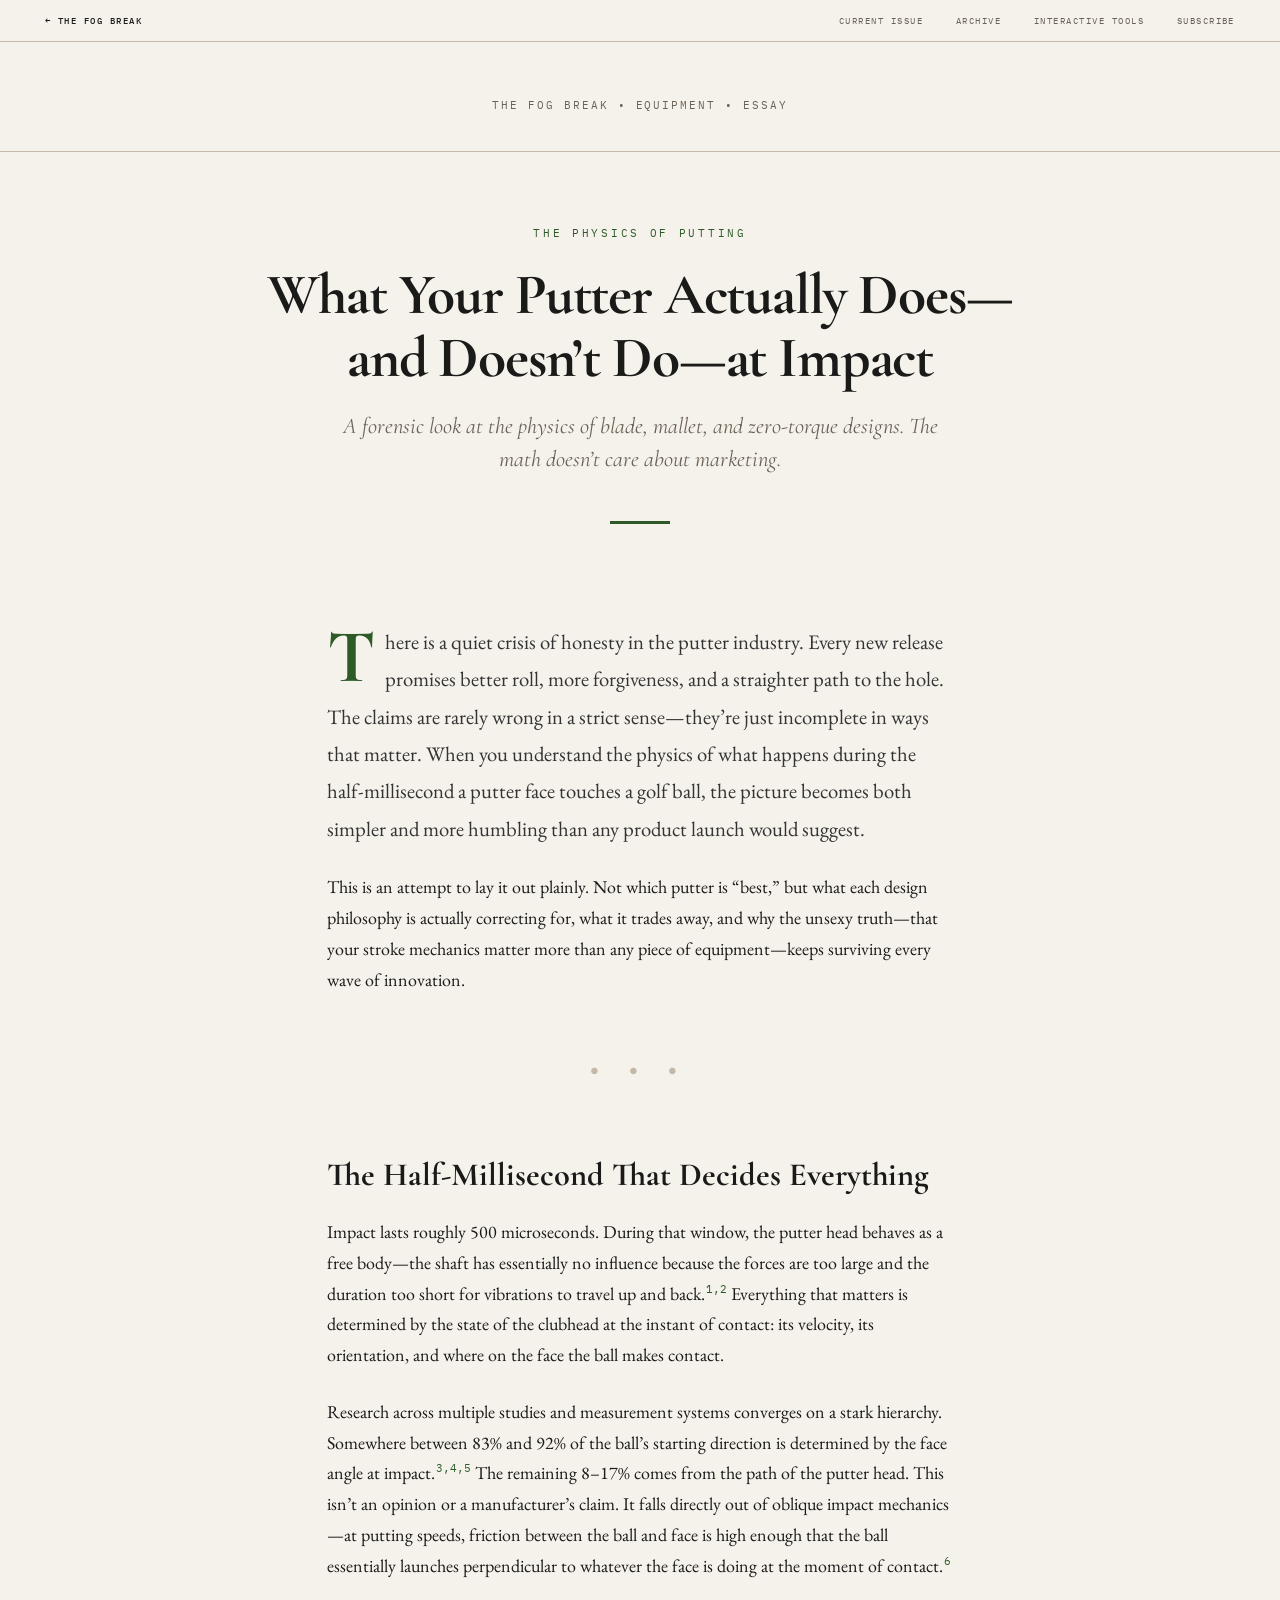
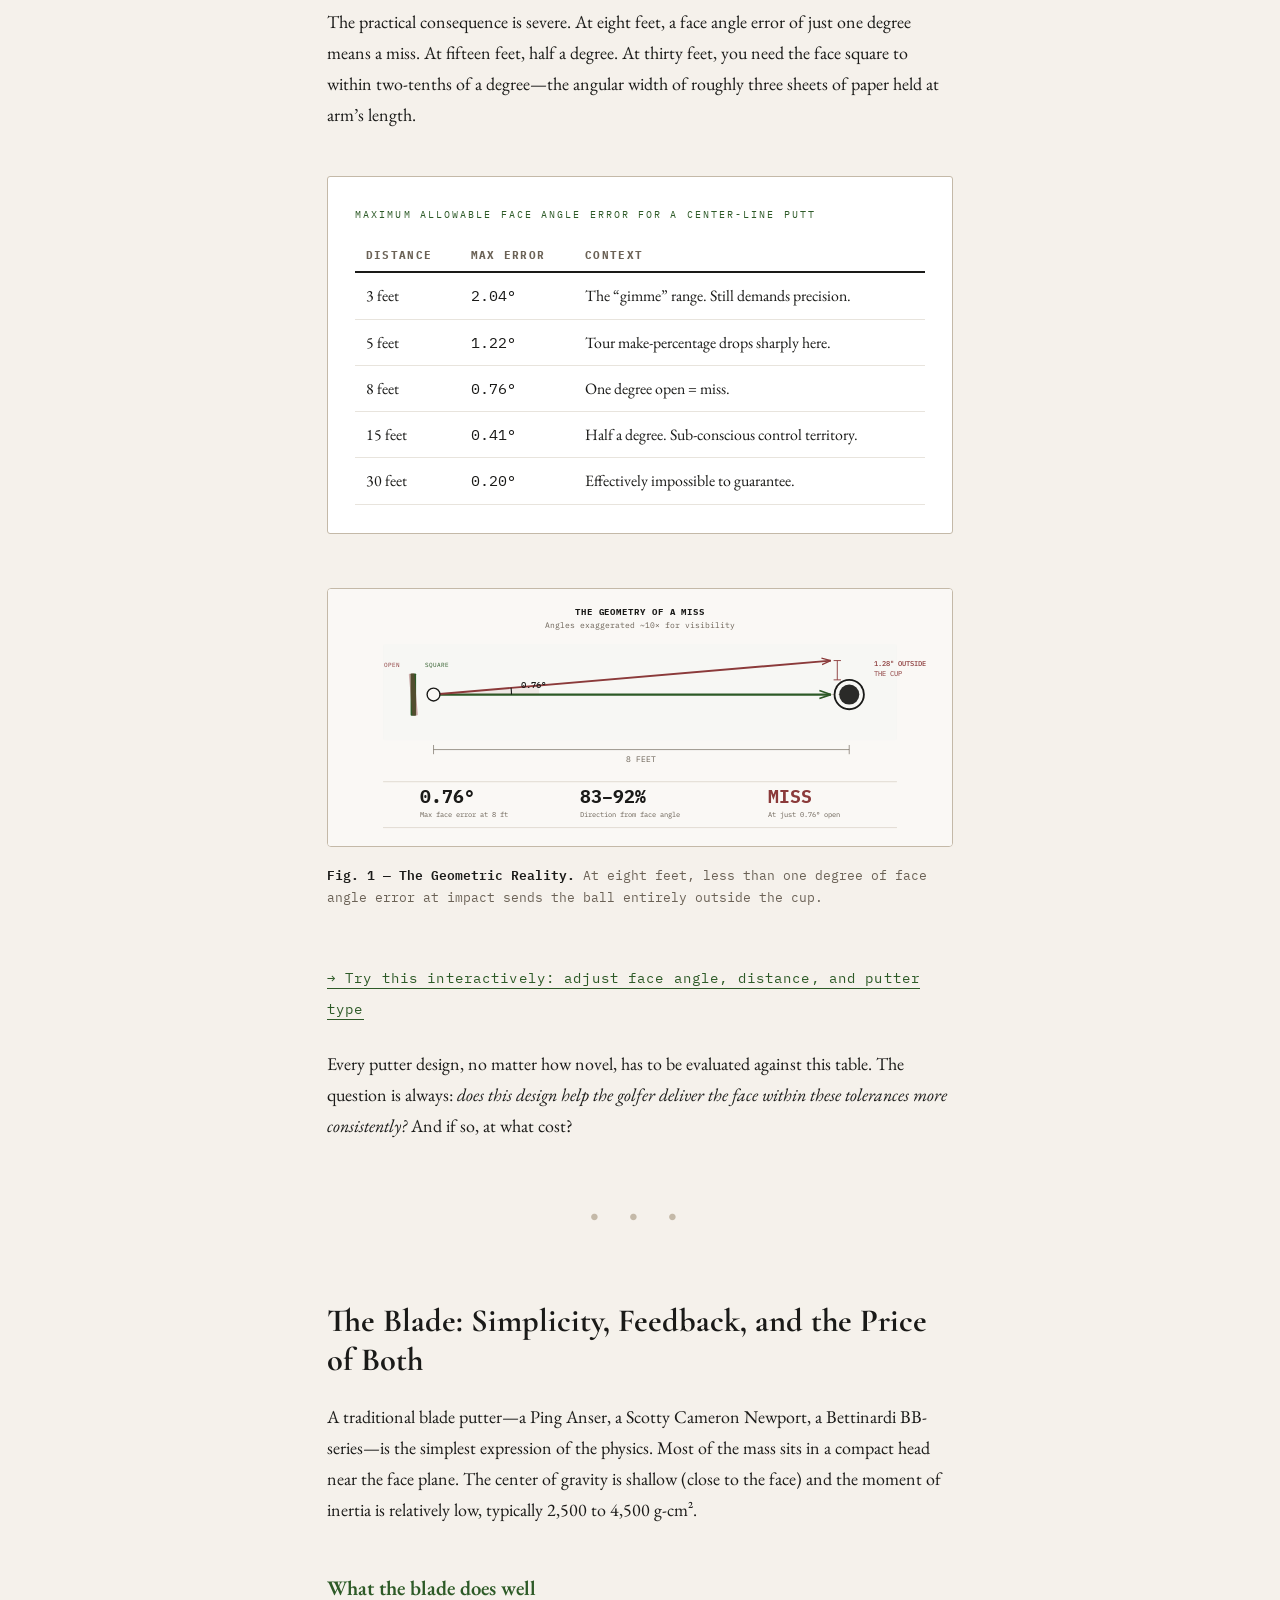
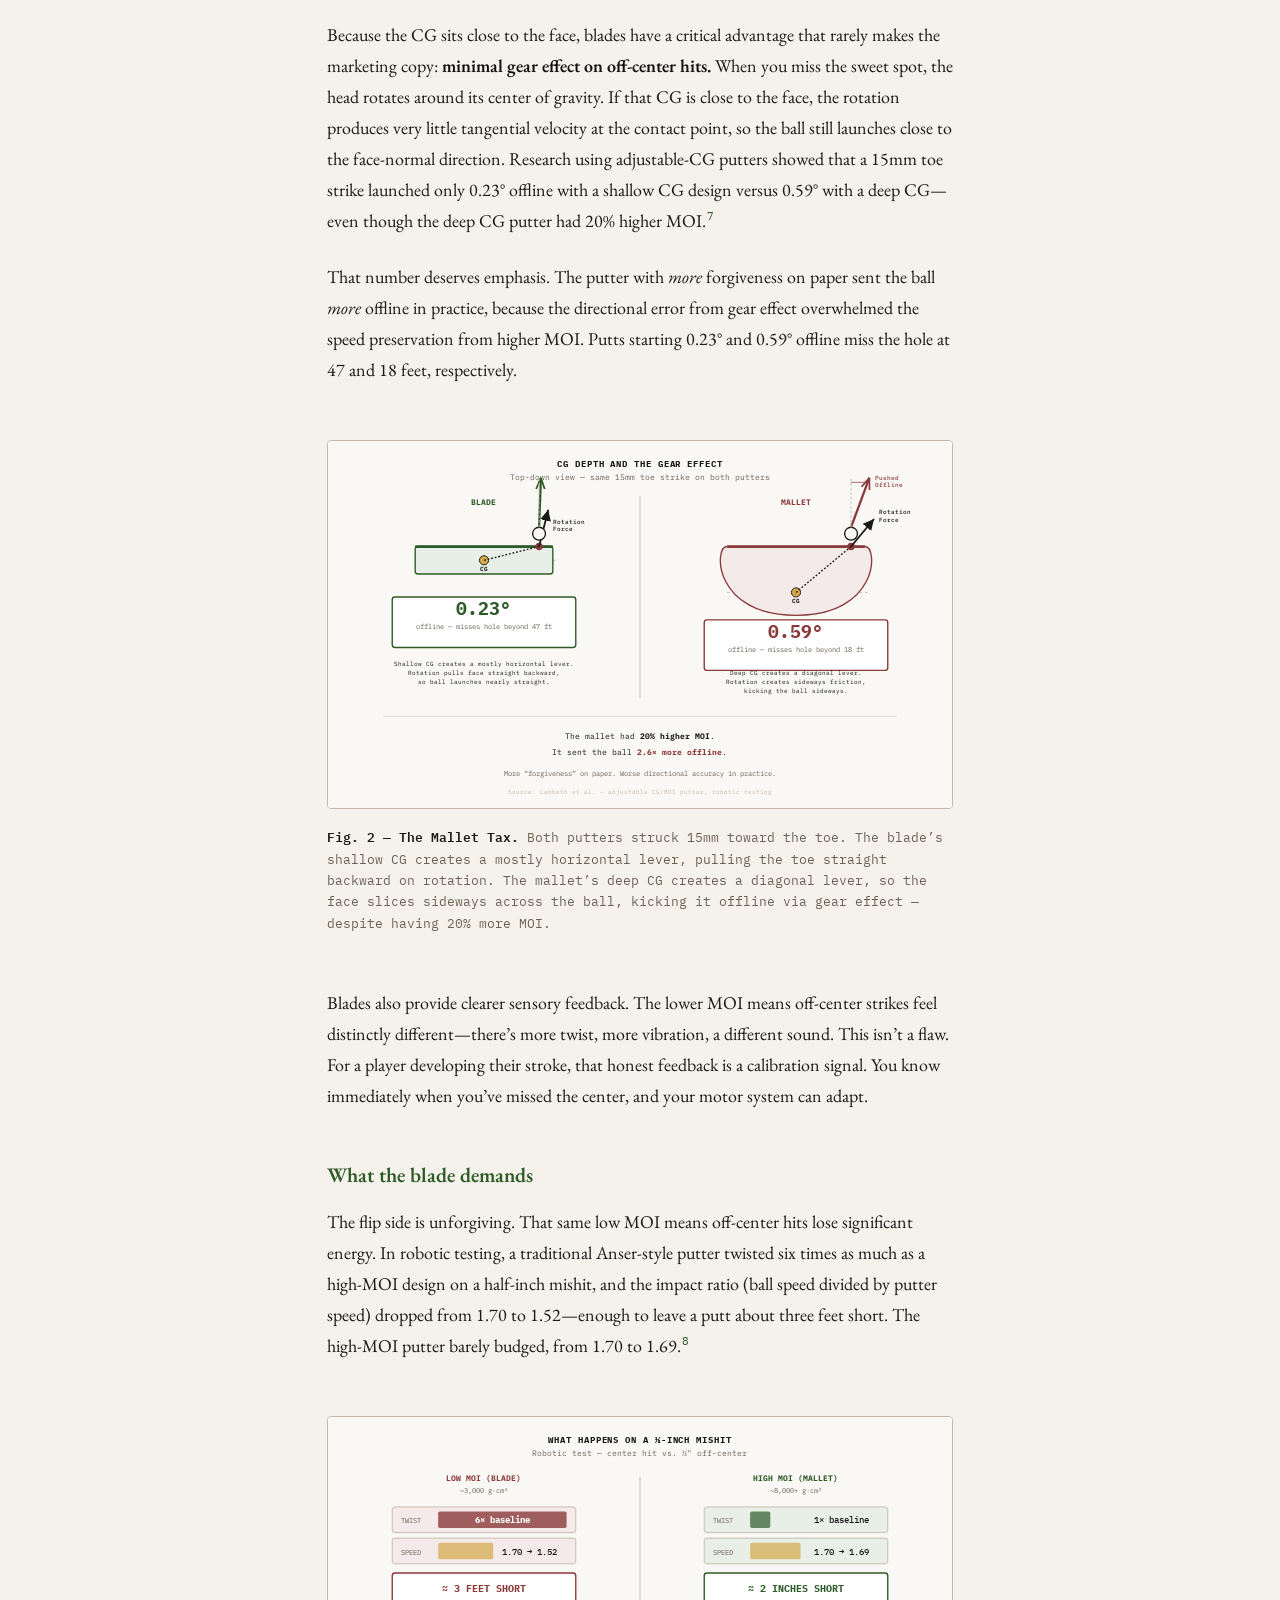
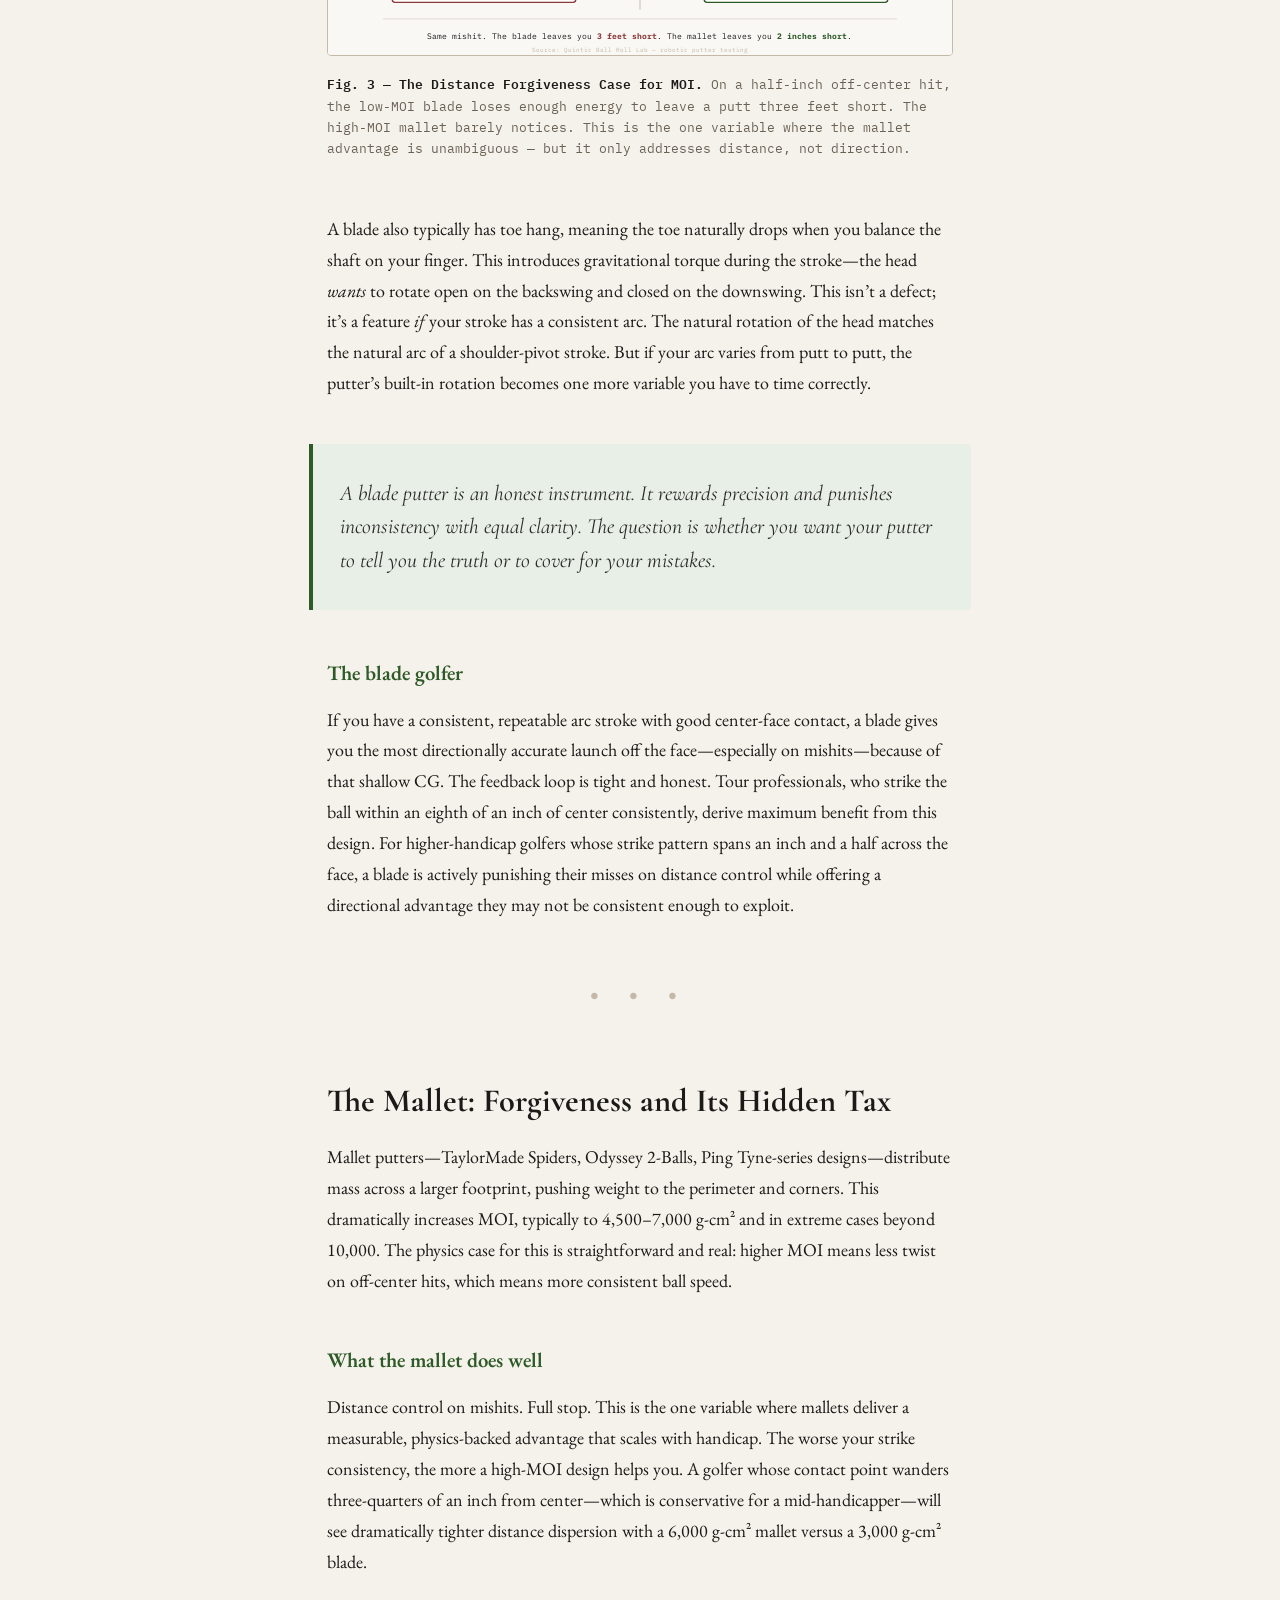
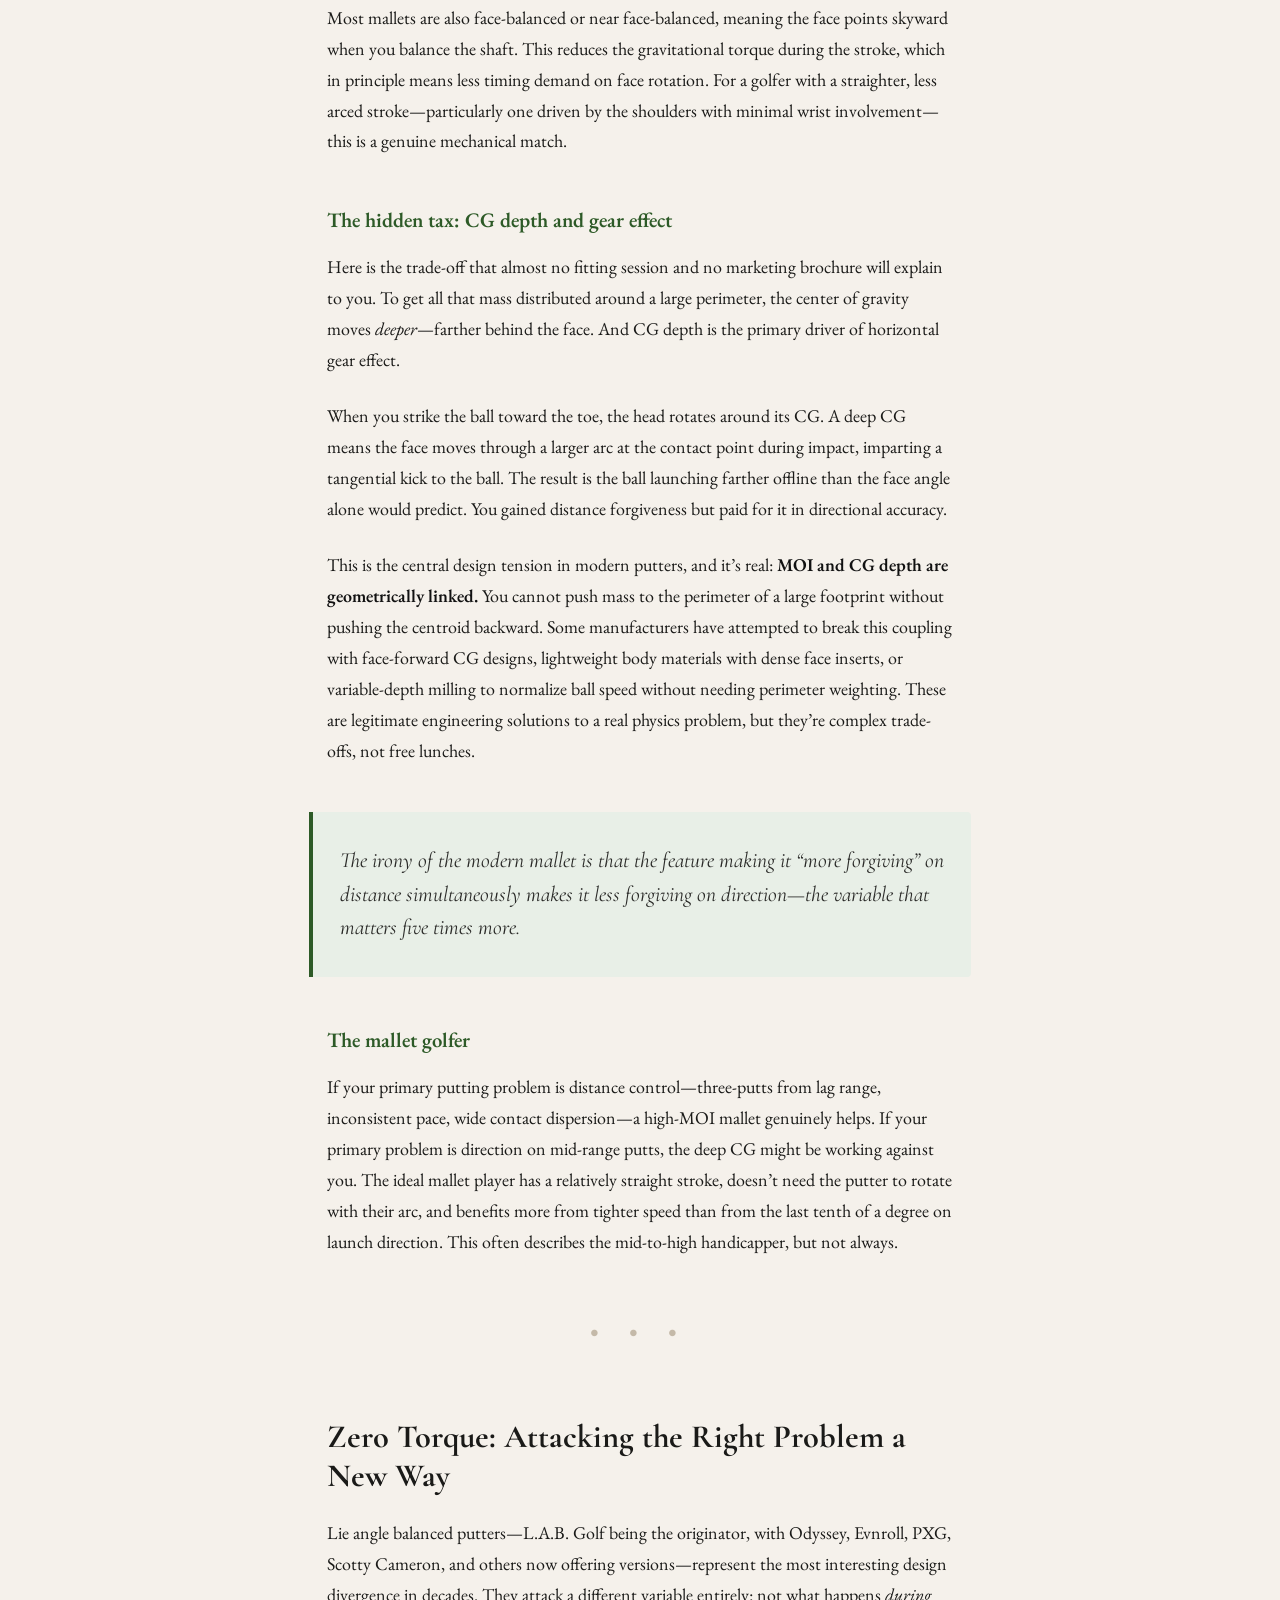
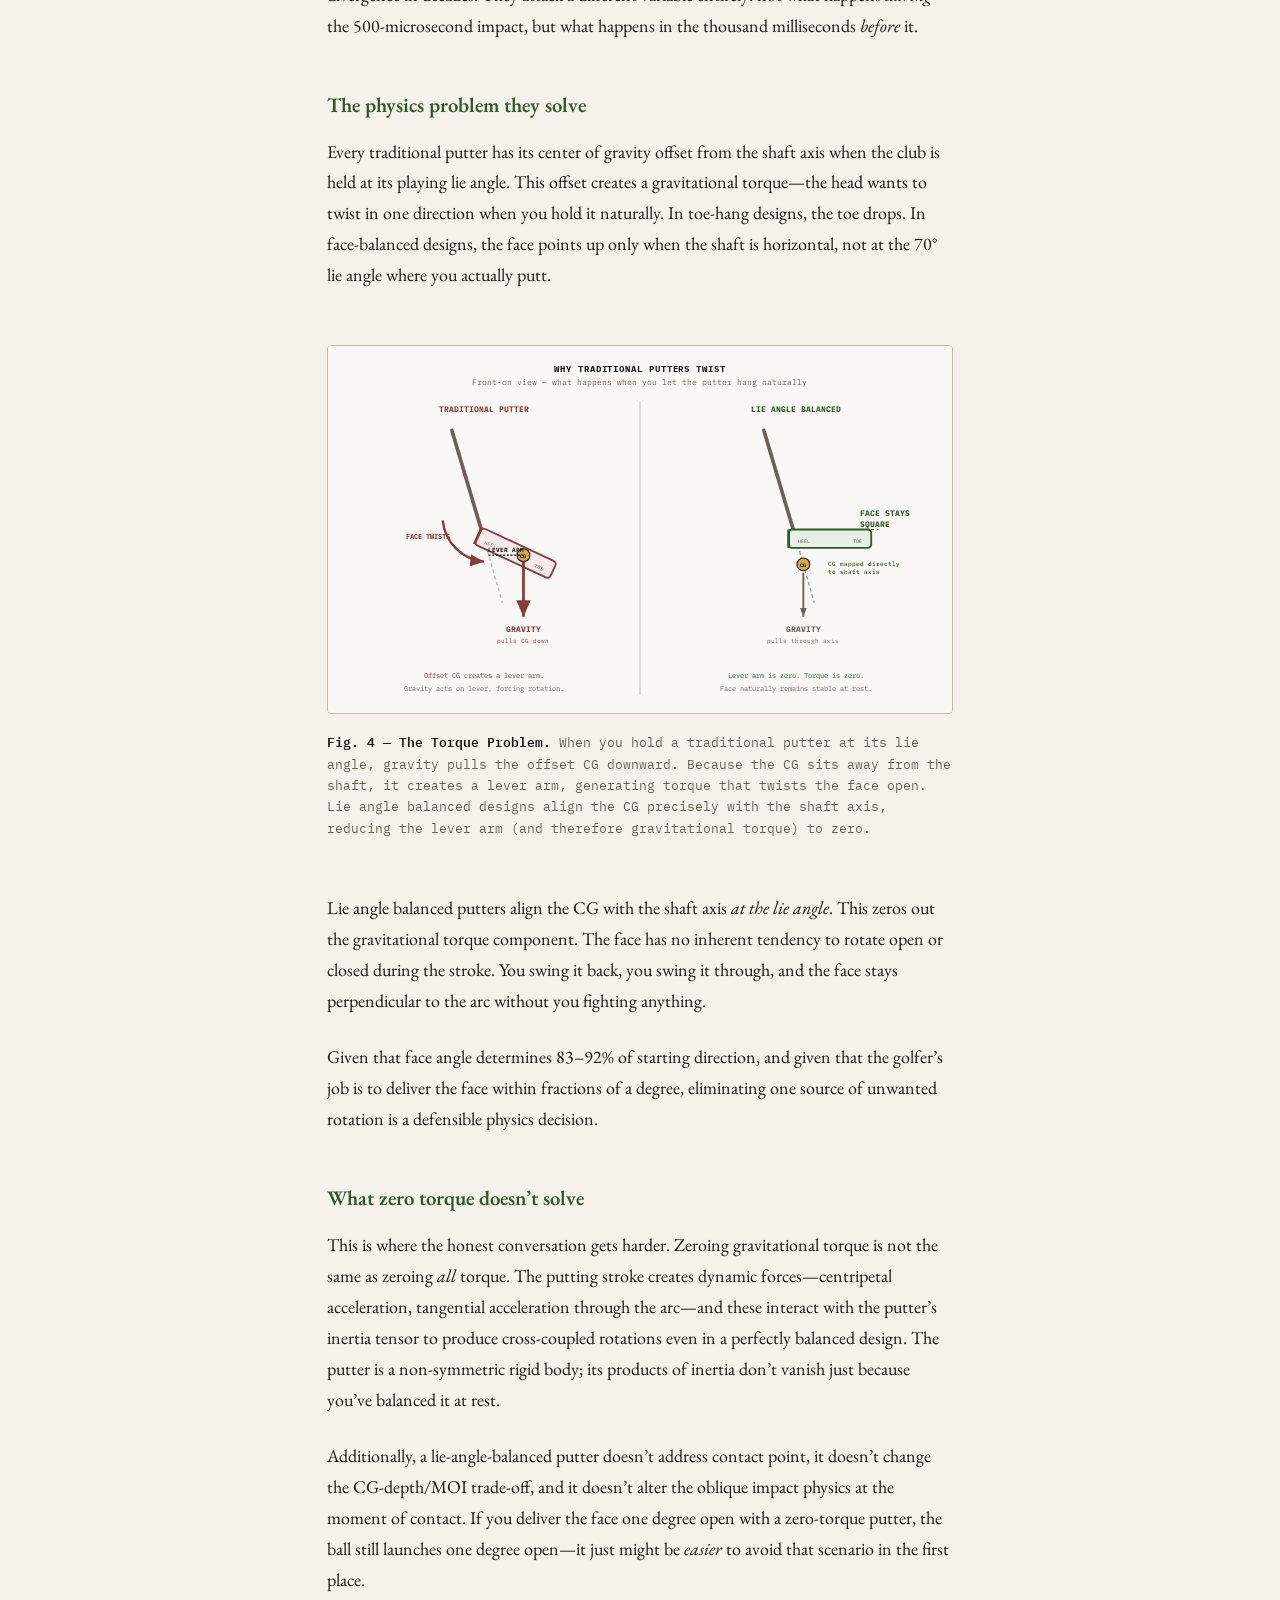
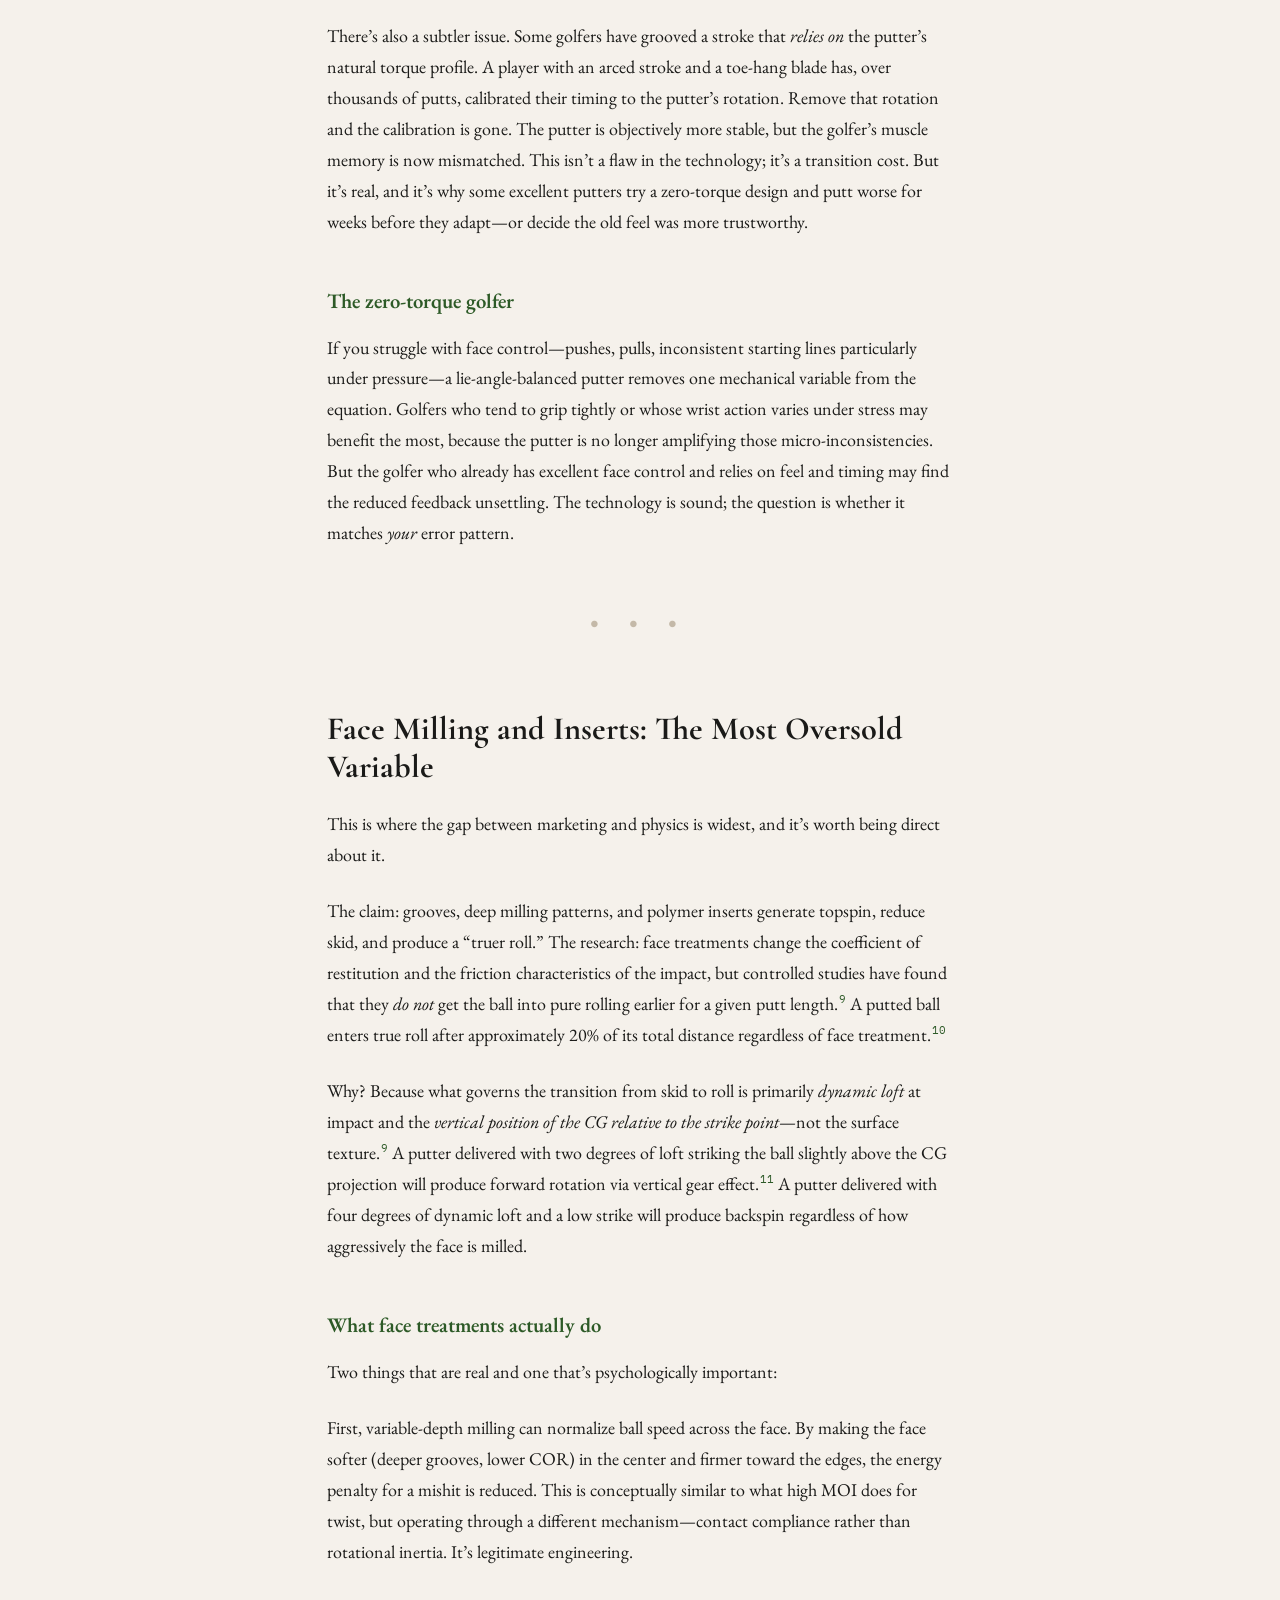
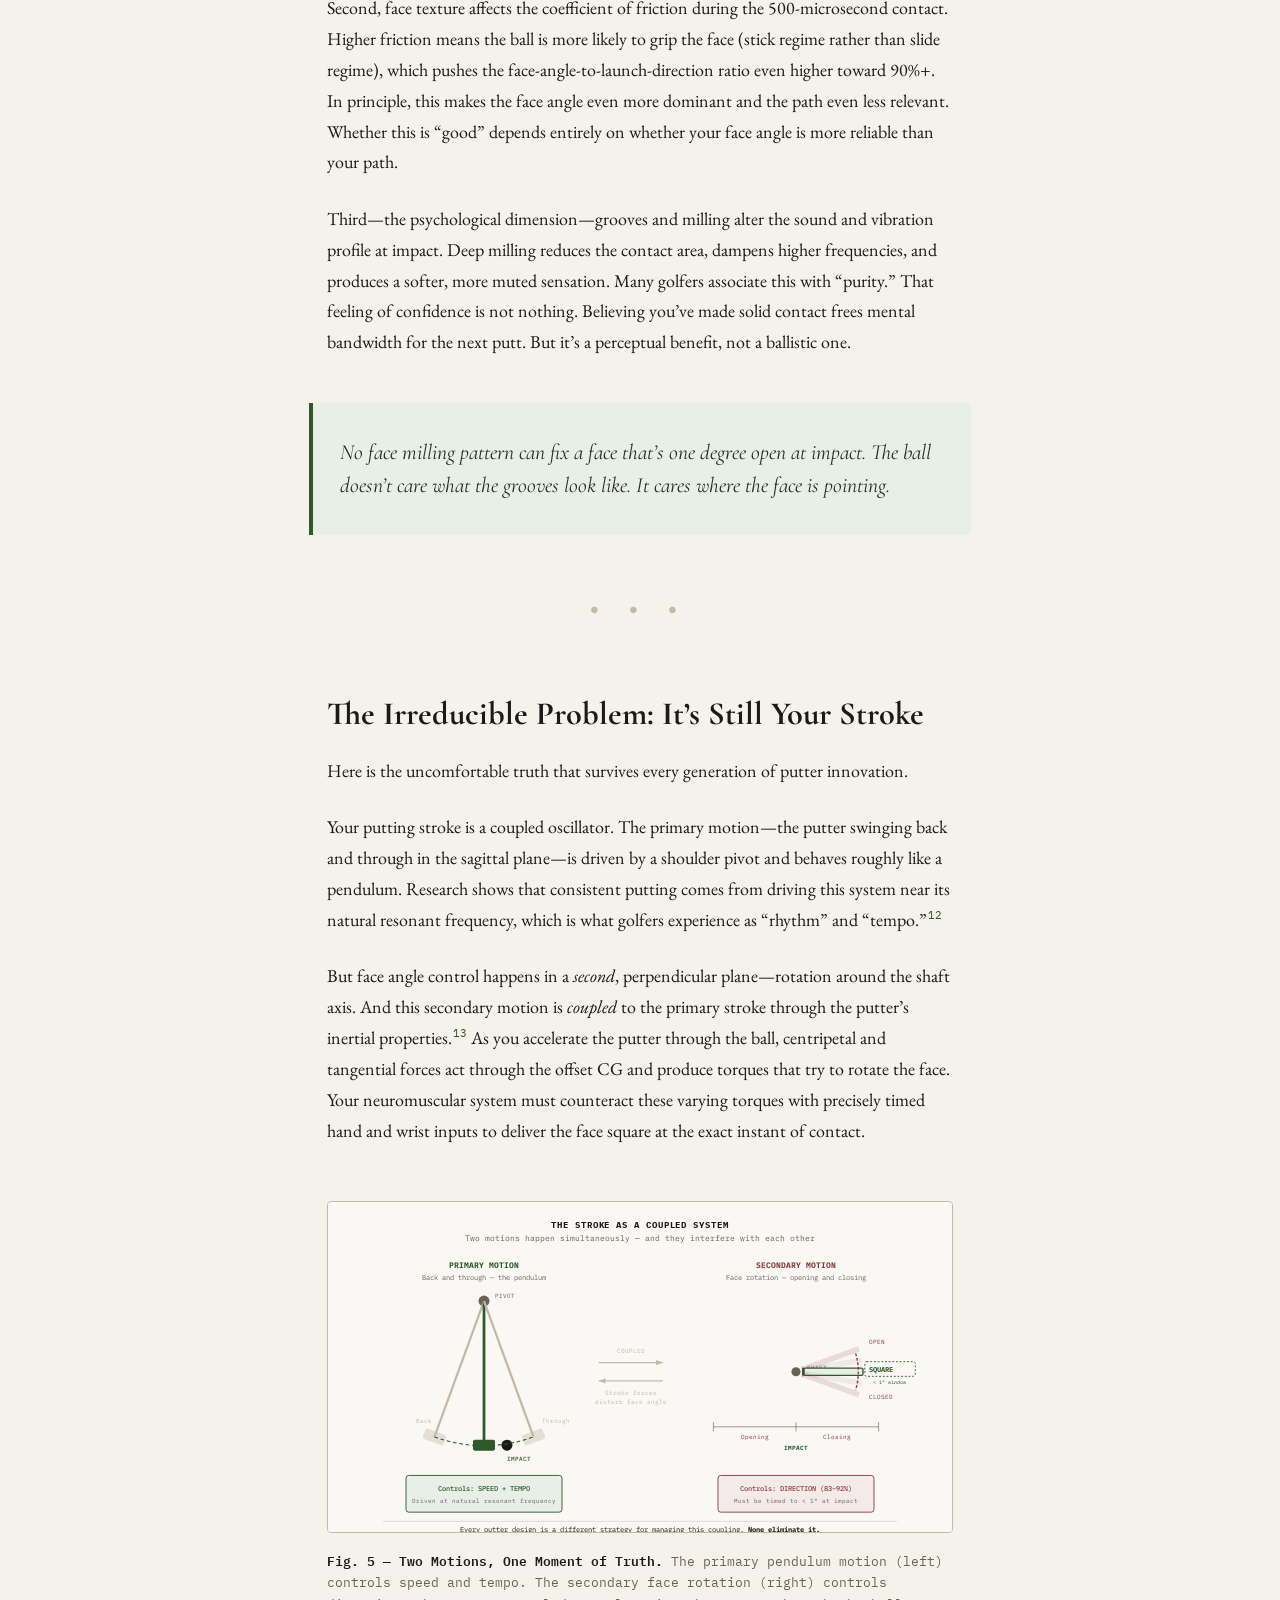
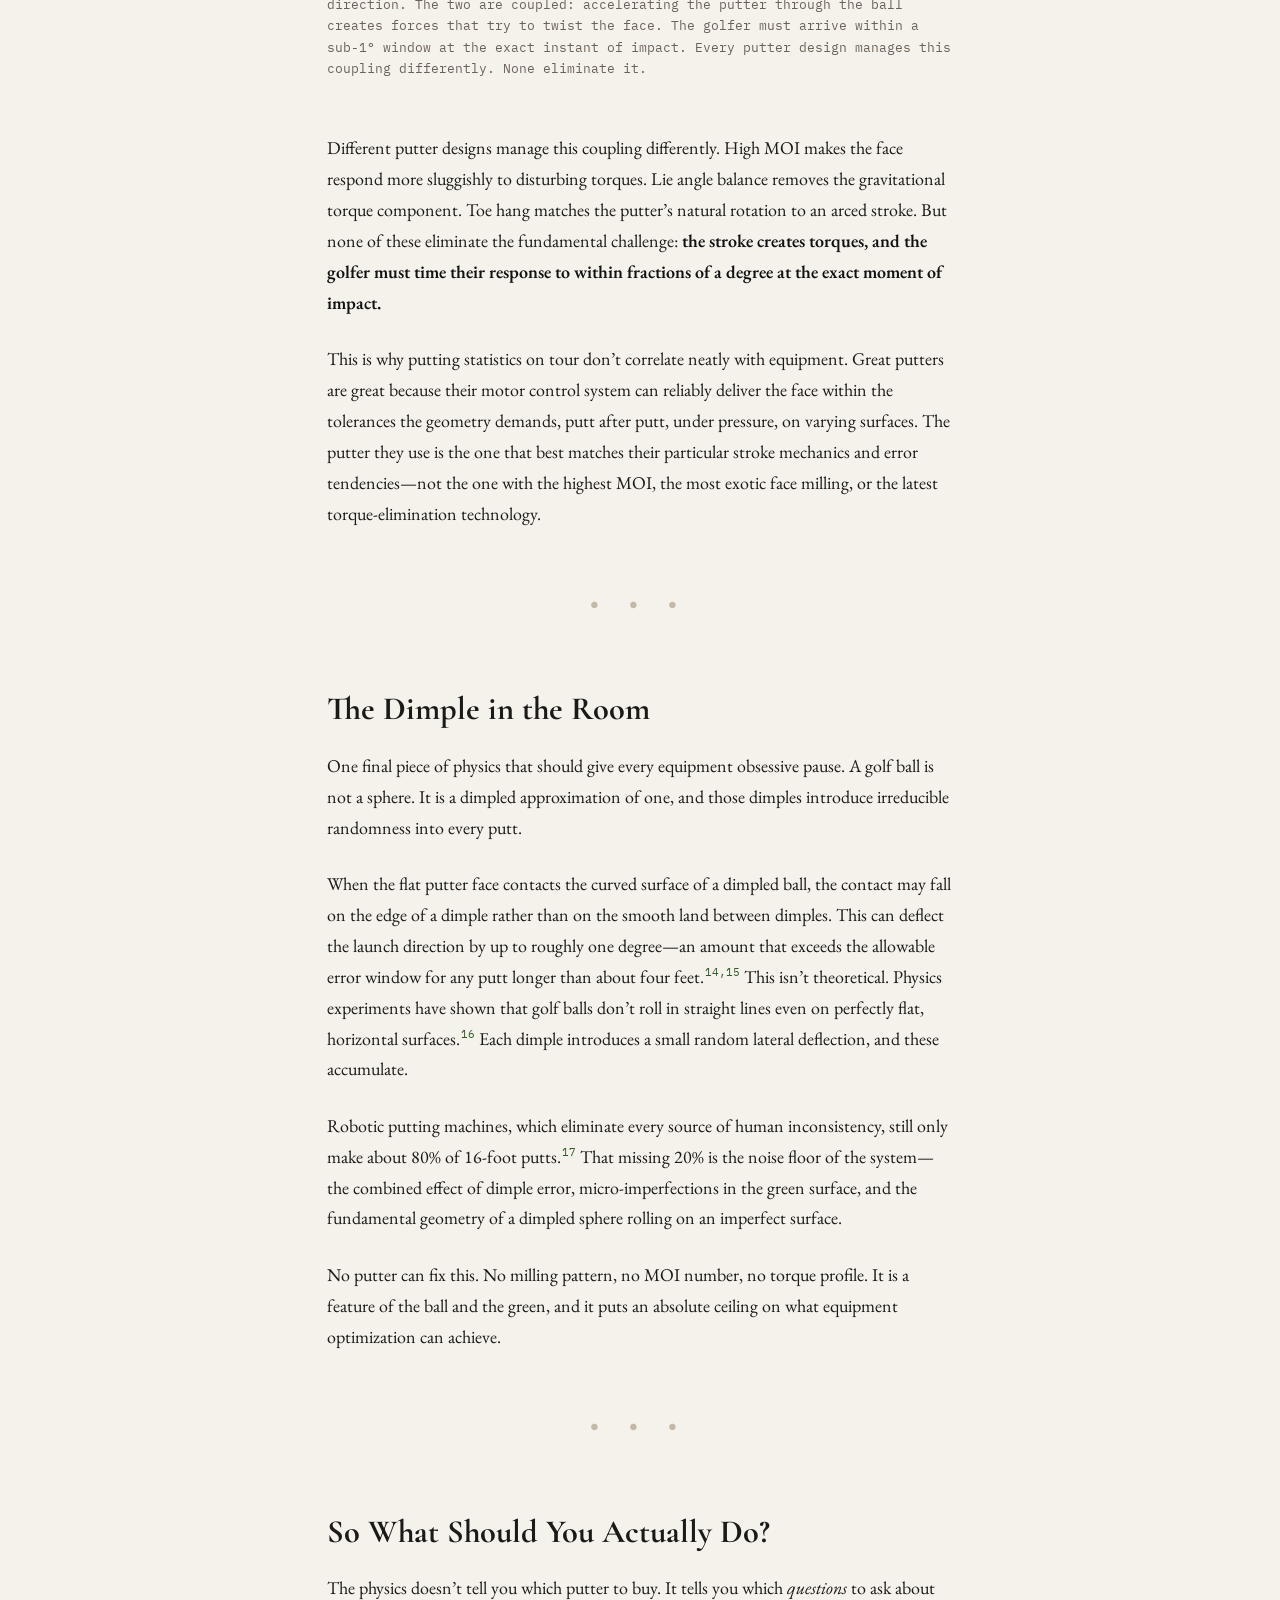
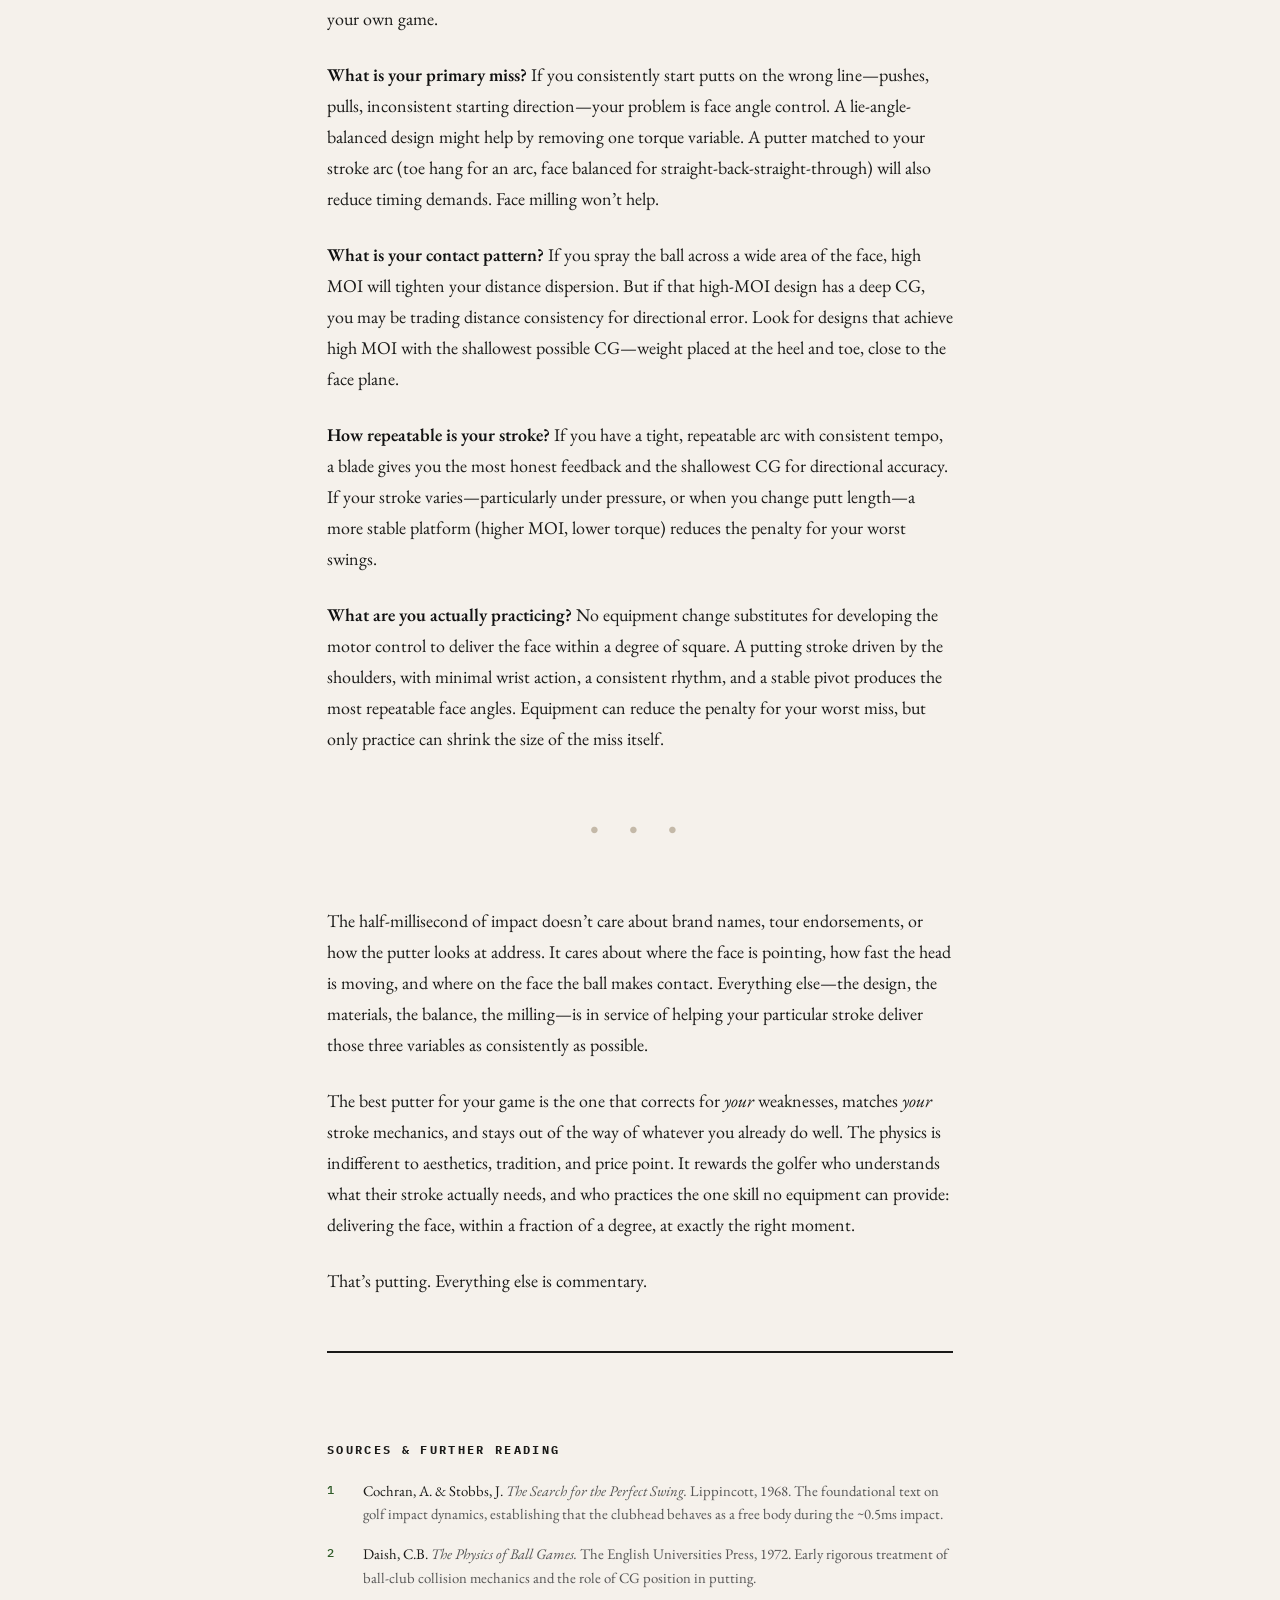
<file: articles/putter-physics-v2.html>
<!DOCTYPE html>
<html lang="en">
<head>
<meta charset="UTF-8">
<meta name="viewport" content="width=device-width, initial-scale=1.0">
<title>The Physics of the Flatstick</title>
<link href="https://fonts.googleapis.com/css2?family=Cormorant+Garamond:ital,wght@0,300;0,400;0,500;0,600;0,700;1,300;1,400;1,500&family=EB+Garamond:ital,wght@0,400;0,500;0,600;0,700;1,400;1,500&family=IBM+Plex+Mono:wght@300;400;500&display=swap" rel="stylesheet">
<style>
  :root {
    --ink: #1a1a18;
    --paper: #f5f1eb;
    --accent: #2d5a27;
    --accent-light: #e8efe7;
    --rule: #c4b9a8;
    --caption: #6b6256;
    --highlight: #d4a84b;
    --red: #8b3a3a;
  }
  * { margin: 0; padding: 0; box-sizing: border-box; }
  html { font-size: 18px; scroll-behavior: smooth; }
  body { background: var(--paper); color: var(--ink); font-family: 'EB Garamond', Georgia, serif; line-height: 1.72; -webkit-font-smoothing: antialiased; }
  .masthead { text-align: center; padding: 3rem 1.5rem 2rem; border-bottom: 1px solid var(--rule); letter-spacing: 0.18em; font-family: 'IBM Plex Mono', monospace; font-size: 0.6rem; text-transform: uppercase; color: var(--caption); }
  .hero { max-width: 800px; margin: 0 auto; padding: 4rem 1.5rem 3rem; text-align: center; }
  .hero .kicker { font-family: 'IBM Plex Mono', monospace; font-size: 0.6rem; letter-spacing: 0.25em; text-transform: uppercase; color: var(--accent); margin-bottom: 1.2rem; }
  .hero h1 { font-family: 'Cormorant Garamond', serif; font-weight: 900; font-size: 3.2rem; line-height: 1.1; margin-bottom: 1rem; letter-spacing: -0.02em; }
  .hero .subtitle { font-family: 'Cormorant Garamond', serif; font-style: italic; font-weight: 400; font-size: 1.25rem; color: var(--caption); line-height: 1.5; max-width: 600px; margin: 0 auto; }
  .hero-rule { width: 60px; height: 3px; background: var(--accent); margin: 2.5rem auto; border: none; }
  .article { max-width: 680px; margin: 0 auto; padding: 0 1.5rem 5rem; }
  .article p { margin-bottom: 1.4rem; font-size: 1rem; }
  .article p.lede { font-size: 1.15rem; line-height: 1.8; color: #333; }
  .article h2 { font-family: 'Cormorant Garamond', serif; font-weight: 700; font-size: 1.8rem; margin: 3.5rem 0 1.2rem; line-height: 1.2; }
  .article h3 { font-family: 'EB Garamond', serif; font-weight: 600; font-size: 1.15rem; margin: 2.5rem 0 0.8rem; color: var(--accent); }
  .article .drop-cap::first-letter { font-family: 'Cormorant Garamond', serif; font-weight: 900; float: left; font-size: 4.2rem; line-height: 0.78; padding-right: 0.12em; margin-top: 0.06em; color: var(--accent); }
  .pullquote { margin: 2.5rem -1rem; padding: 1.8rem 1.5rem; border-left: 4px solid var(--accent); background: var(--accent-light); font-family: 'Cormorant Garamond', serif; font-style: italic; font-size: 1.2rem; line-height: 1.55; color: #2a2a28; border-radius: 0 4px 4px 0; }
  .data-card { margin: 2.5rem 0; padding: 1.6rem 1.5rem; background: #fff; border: 1px solid var(--rule); border-radius: 3px; }
  .data-card .card-label { font-family: 'IBM Plex Mono', monospace; font-size: 0.58rem; letter-spacing: 0.2em; text-transform: uppercase; color: var(--accent); margin-bottom: 0.8rem; }
  .data-card table { width: 100%; border-collapse: collapse; font-size: 0.88rem; }
  .data-card th { text-align: left; font-family: 'IBM Plex Mono', monospace; font-size: 0.6rem; letter-spacing: 0.12em; text-transform: uppercase; color: var(--caption); padding: 0.4rem 0.6rem; border-bottom: 2px solid var(--ink); }
  .data-card td { padding: 0.5rem 0.6rem; border-bottom: 1px solid #e8e4dd; }
  .data-card td.mono { font-family: 'IBM Plex Mono', monospace; font-size: 0.82rem; }
  .article-figure { margin: 3rem 0; }
  .article-figure svg { width: 100%; height: auto; background: #fff; border: 1px solid var(--rule); border-radius: 4px; display: block; }
  .article-figure figcaption { margin-top: 1rem; font-family: 'IBM Plex Mono', monospace; font-size: 0.72rem; color: var(--caption); line-height: 1.65; }
  .article-figure figcaption strong { color: var(--ink); }
  .section-break { text-align: center; margin: 3rem 0; color: var(--rule); font-size: 1.4rem; letter-spacing: 0.5em; }
  .article strong { font-weight: 600; color: #111; }
  /* Inline citations */
  .article sup.ref { font-family: 'IBM Plex Mono', monospace; font-size: 0.6rem; color: var(--accent); text-decoration: none; cursor: pointer; margin-left: 1px; }
  .article sup.ref a { color: var(--accent); text-decoration: none; }
  .article sup.ref a:hover { text-decoration: underline; }
  /* References section */
  .references { margin-top: 3rem; padding-top: 1.5rem; border-top: 2px solid var(--ink); }
  .references h2 { font-family: 'IBM Plex Mono', monospace; font-size: 0.65rem; letter-spacing: 0.2em; text-transform: uppercase; color: var(--ink); margin-bottom: 1.2rem; }
  .references ol { list-style: none; counter-reset: ref-counter; padding: 0; }
  .references li { counter-increment: ref-counter; margin-bottom: 0.9rem; font-size: 0.82rem; line-height: 1.6; color: #555; padding-left: 2rem; position: relative; }
  .references li::before { content: counter(ref-counter); position: absolute; left: 0; font-family: 'IBM Plex Mono', monospace; font-size: 0.65rem; color: var(--accent); font-weight: 500; top: 0.1rem; }
  .references li .ref-authors { color: var(--ink); }
  .references li .ref-title { font-style: italic; }
  .references li .ref-journal { }
  .references li a { color: var(--accent); text-decoration: none; border-bottom: 1px solid var(--accent); padding-bottom: 1px; font-family: 'IBM Plex Mono', monospace; font-size: 0.7rem; }
  .references li a:hover { color: var(--ink); border-color: var(--ink); }
  .footer { max-width: 680px; margin: 0 auto; padding: 2rem 1.5rem 4rem; border-top: 1px solid var(--rule); font-family: 'IBM Plex Mono', monospace; font-size: 0.6rem; letter-spacing: 0.1em; color: var(--caption); text-align: center; }
  /* === SITE NAV === */
  .site-nav { display: flex; justify-content: space-between; align-items: center; padding: 0.7rem 2.5rem; border-bottom: 1px solid var(--rule); font-family: 'IBM Plex Mono', monospace; font-size: 0.52rem; letter-spacing: 0.16em; text-transform: uppercase; }
  .site-nav .nav-home { color: var(--ink); text-decoration: none; font-weight: 500; }
  .site-nav .nav-home:hover { color: var(--accent); }
  .site-nav .nav-links { display: flex; gap: 1.8rem; }
  .site-nav .nav-links a { color: var(--caption); text-decoration: none; transition: color 0.2s; }
  .site-nav .nav-links a:hover { color: var(--accent); }
  @media (max-width: 600px) { html { font-size: 16px; } .hero h1 { font-size: 2.2rem; } .hero .subtitle { font-size: 1.05rem; } .pullquote { margin: 2rem 0; font-size: 1.05rem; } .article h2 { font-size: 1.5rem; } }
</style>
</head>
<body>
<nav class="site-nav">
  <a href="/" class="nav-home">&larr; The Fog Break</a>
  <div class="nav-links">
    <a href="/">Current Issue</a>
    <a href="/#archive">Archive</a>
    <a href="/tools/">Interactive Tools</a>
    <a href="/#subscribe">Subscribe</a>
  </div>
</nav>
<div class="masthead">The Fog Break &bull; Equipment &bull; Essay</div>
<div class="hero">
  <div class="kicker">The Physics of Putting</div>
  <h1>What Your Putter Actually Does&mdash;and Doesn&rsquo;t Do&mdash;at Impact</h1>
  <p class="subtitle">A forensic look at the physics of blade, mallet, and zero-torque designs. The math doesn&rsquo;t care about marketing.</p>
  <hr class="hero-rule">
</div>
<div class="article">

<p class="lede drop-cap">There is a quiet crisis of honesty in the putter industry. Every new release promises better roll, more forgiveness, and a straighter path to the hole. The claims are rarely wrong in a strict sense&mdash;they&rsquo;re just incomplete in ways that matter. When you understand the physics of what happens during the half-millisecond a putter face touches a golf ball, the picture becomes both simpler and more humbling than any product launch would suggest.</p>

<p>This is an attempt to lay it out plainly. Not which putter is &ldquo;best,&rdquo; but what each design philosophy is actually correcting for, what it trades away, and why the unsexy truth&mdash;that your stroke mechanics matter more than any piece of equipment&mdash;keeps surviving every wave of innovation.</p>

<div class="section-break">&bull; &bull; &bull;</div>

<h2>The Half-Millisecond That Decides Everything</h2>

<p>Impact lasts roughly 500 microseconds. During that window, the putter head behaves as a free body&mdash;the shaft has essentially no influence because the forces are too large and the duration too short for vibrations to travel up and back.<sup class="ref"><a href="#ref1">1,2</a></sup> Everything that matters is determined by the state of the clubhead at the instant of contact: its velocity, its orientation, and where on the face the ball makes contact.</p>

<p>Research across multiple studies and measurement systems converges on a stark hierarchy. Somewhere between 83% and 92% of the ball&rsquo;s starting direction is determined by the face angle at impact.<sup class="ref"><a href="#ref3">3,4,5</a></sup> The remaining 8&ndash;17% comes from the path of the putter head. This isn&rsquo;t an opinion or a manufacturer&rsquo;s claim. It falls directly out of oblique impact mechanics&mdash;at putting speeds, friction between the ball and face is high enough that the ball essentially launches perpendicular to whatever the face is doing at the moment of contact.<sup class="ref"><a href="#ref6">6</a></sup></p>

<p>The practical consequence is severe. At eight feet, a face angle error of just one degree means a miss. At fifteen feet, half a degree. At thirty feet, you need the face square to within two-tenths of a degree&mdash;the angular width of roughly three sheets of paper held at arm&rsquo;s length.</p>

<div class="data-card">
  <div class="card-label">Maximum Allowable Face Angle Error for a Center-Line Putt</div>
  <table>
    <tr><th>Distance</th><th>Max Error</th><th>Context</th></tr>
    <tr><td>3 feet</td><td class="mono">2.04&deg;</td><td>The &ldquo;gimme&rdquo; range. Still demands precision.</td></tr>
    <tr><td>5 feet</td><td class="mono">1.22&deg;</td><td>Tour make-percentage drops sharply here.</td></tr>
    <tr><td>8 feet</td><td class="mono">0.76&deg;</td><td>One degree open = miss.</td></tr>
    <tr><td>15 feet</td><td class="mono">0.41&deg;</td><td>Half a degree. Sub-conscious control territory.</td></tr>
    <tr><td>30 feet</td><td class="mono">0.20&deg;</td><td>Effectively impossible to guarantee.</td></tr>
  </table>
</div>

<figure class="article-figure">
<svg viewBox="0 0 680 280" xmlns="http://www.w3.org/2000/svg">
  <defs>
    <marker id="a1r" viewBox="0 0 10 10" refX="10" refY="5" markerWidth="5" markerHeight="5" orient="auto"><path d="M 0 1.5 L 10 5 L 0 8.5" fill="none" stroke="#8b3a3a" stroke-width="1.5"/></marker>
    <marker id="a1g" viewBox="0 0 10 10" refX="10" refY="5" markerWidth="5" markerHeight="5" orient="auto"><path d="M 0 1.5 L 10 5 L 0 8.5" fill="none" stroke="#2d5a27" stroke-width="1.5"/></marker>
  </defs>
  <rect width="100%" height="100%" fill="#faf8f5"/>

  <text x="340" y="28" text-anchor="middle" font-family="'IBM Plex Mono',monospace" font-size="10" font-weight="700" fill="#1a1a18" letter-spacing="0.1em">THE GEOMETRY OF A MISS</text>
  <text x="340" y="43" text-anchor="middle" font-family="'IBM Plex Mono',monospace" font-size="8.5" fill="#6b6256">Angles exaggerated ~10&#215; for visibility</text>

  <rect x="60" y="60" width="560" height="105" rx="2" fill="#f0f4ef" opacity="0.35"/>

  <line x1="115" y1="115" x2="570" y2="115" stroke="#c4b9a8" stroke-width="0.8" stroke-dasharray="5 4"/>

  <line x1="115" y1="115" x2="548" y2="115" stroke="#2d5a27" stroke-width="2.5" marker-end="url(#a1g)"/>

  <line x1="115" y1="115" x2="548" y2="78" stroke="#8b3a3a" stroke-width="2" marker-end="url(#a1r)"/>

  <path d="M 230 115 L 115 115 L 230 105.1" fill="#8b3a3a" opacity="0.08"/>
  <path d="M 200 115 A 85 85 0 0 0 199.5 107.8" fill="none" stroke="#1a1a18" stroke-width="1.2"/>
  <text x="210" y="108" font-family="'IBM Plex Mono',monospace" font-size="9.5" fill="#1a1a18" font-weight="500">0.76&#176;</text>

  <rect x="90" y="92" width="6" height="46" rx="1" fill="#2d5a27"/>
  <g transform="translate(93,115) rotate(-5)"><rect x="-3" y="-23" width="6" height="46" rx="1" fill="#8b3a3a" opacity="0.4"/></g>

  <text x="78" y="85" text-anchor="end" font-family="'IBM Plex Mono',monospace" font-size="7" fill="#8b3a3a">OPEN</text>
  <text x="106" y="85" font-family="'IBM Plex Mono',monospace" font-size="7" fill="#2d5a27">SQUARE</text>

  <circle cx="115" cy="115" r="7" fill="#faf8f5" stroke="#1a1a18" stroke-width="1.5"/>

  <circle cx="568" cy="115" r="16" fill="none" stroke="#1a1a18" stroke-width="2"/>
  <circle cx="568" cy="115" r="11" fill="#2a2a28"/>

  <line x1="555" y1="78" x2="555" y2="99" stroke="#8b3a3a" stroke-width="1"/>
  <line x1="551" y1="78" x2="559" y2="78" stroke="#8b3a3a" stroke-width="1"/>
  <line x1="551" y1="99" x2="559" y2="99" stroke="#8b3a3a" stroke-width="1"/>
  <text x="595" y="84" font-family="'IBM Plex Mono',monospace" font-size="8" fill="#8b3a3a" font-weight="500">1.28" OUTSIDE</text>
  <text x="595" y="95" font-family="'IBM Plex Mono',monospace" font-size="8" fill="#8b3a3a">THE CUP</text>

  <line x1="115" y1="175" x2="568" y2="175" stroke="#6b6256" stroke-width="0.7"/>
  <line x1="115" y1="170" x2="115" y2="180" stroke="#6b6256" stroke-width="0.7"/>
  <line x1="568" y1="170" x2="568" y2="180" stroke="#6b6256" stroke-width="0.7"/>
  <text x="341" y="189" text-anchor="middle" font-family="'IBM Plex Mono',monospace" font-size="8.5" fill="#6b6256">8 FEET</text>

  <line x1="60" y1="210" x2="620" y2="210" stroke="#c4b9a8" stroke-width="0.5"/>
  <g transform="translate(100,233)"><text x="0" y="0" font-family="'IBM Plex Mono',monospace" font-size="20" fill="#1a1a18" font-weight="700">0.76&#176;</text><text x="0" y="15" font-family="'IBM Plex Mono',monospace" font-size="7.5" fill="#6b6256">Max face error at 8 ft</text></g>
  <g transform="translate(275,233)"><text x="0" y="0" font-family="'IBM Plex Mono',monospace" font-size="20" fill="#1a1a18" font-weight="700">83&#8211;92%</text><text x="0" y="15" font-family="'IBM Plex Mono',monospace" font-size="7.5" fill="#6b6256">Direction from face angle</text></g>
  <g transform="translate(480,233)"><text x="0" y="0" font-family="'IBM Plex Mono',monospace" font-size="20" fill="#8b3a3a" font-weight="700">MISS</text><text x="0" y="15" font-family="'IBM Plex Mono',monospace" font-size="7.5" fill="#6b6256">At just 0.76&#176; open</text></g>
  <line x1="60" y1="260" x2="620" y2="260" stroke="#c4b9a8" stroke-width="0.5"/>
</svg>
<figcaption><strong>Fig. 1 &#8212; The Geometric Reality.</strong> At eight feet, less than one degree of face angle error at impact sends the ball entirely outside the cup.</figcaption>
</figure>

<p><a href="/tools/putter-face-angle.html" style="color: var(--accent); font-family: 'IBM Plex Mono', monospace; font-size: 0.78rem; letter-spacing: 0.08em; text-decoration: none; border-bottom: 1px solid var(--accent); padding-bottom: 1px;">&#8594; Try this interactively: adjust face angle, distance, and putter type</a></p>

<p>Every putter design, no matter how novel, has to be evaluated against this table. The question is always: <em>does this design help the golfer deliver the face within these tolerances more consistently?</em> And if so, at what cost?</p>

<div class="section-break">&bull; &bull; &bull;</div>

<h2>The Blade: Simplicity, Feedback, and the Price of Both</h2>

<p>A traditional blade putter&mdash;a Ping Anser, a Scotty Cameron Newport, a Bettinardi BB-series&mdash;is the simplest expression of the physics. Most of the mass sits in a compact head near the face plane. The center of gravity is shallow (close to the face) and the moment of inertia is relatively low, typically 2,500 to 4,500 g-cm&sup2;.</p>

<h3>What the blade does well</h3>

<p>Because the CG sits close to the face, blades have a critical advantage that rarely makes the marketing copy: <strong>minimal gear effect on off-center hits.</strong> When you miss the sweet spot, the head rotates around its center of gravity. If that CG is close to the face, the rotation produces very little tangential velocity at the contact point, so the ball still launches close to the face-normal direction. Research using adjustable-CG putters showed that a 15mm toe strike launched only 0.23&deg; offline with a shallow CG design versus 0.59&deg; with a deep CG&mdash;even though the deep CG putter had 20% higher MOI.<sup class="ref"><a href="#ref7">7</a></sup></p>

<p>That number deserves emphasis. The putter with <em>more</em> forgiveness on paper sent the ball <em>more</em> offline in practice, because the directional error from gear effect overwhelmed the speed preservation from higher MOI. Putts starting 0.23&deg; and 0.59&deg; offline miss the hole at 47 and 18 feet, respectively.</p>

<figure class="article-figure">
<svg viewBox="0 0 680 400" xmlns="http://www.w3.org/2000/svg">
  <defs>
    <marker id="a2r" viewBox="0 0 8 8" refX="8" refY="4" markerWidth="5" markerHeight="5" orient="auto"><path d="M 0 1 L 8 4 L 0 7" fill="none" stroke="#8b3a3a" stroke-width="1.2"/></marker>
    <marker id="a2g" viewBox="0 0 8 8" refX="8" refY="4" markerWidth="5" markerHeight="5" orient="auto"><path d="M 0 1 L 8 4 L 0 7" fill="none" stroke="#2d5a27" stroke-width="1.2"/></marker>
    <marker id="arrowHeadBlack" viewBox="0 0 10 10" refX="10" refY="5" markerWidth="6" markerHeight="6" orient="auto"><path d="M 0 0 L 10 5 L 0 10 z" fill="#1a1a18"/></marker>
  </defs>
  <rect width="100%" height="100%" fill="#faf8f5"/>

  <text x="340" y="28" text-anchor="middle" font-family="'IBM Plex Mono',monospace" font-size="10" font-weight="700" fill="#1a1a18" letter-spacing="0.1em">CG DEPTH AND THE GEAR EFFECT</text>
  <text x="340" y="43" text-anchor="middle" font-family="'IBM Plex Mono',monospace" font-size="8.5" fill="#6b6256">Top-down view &#8212; same 15mm toe strike on both putters</text>

  <text x="170" y="70" text-anchor="middle" font-family="'IBM Plex Mono',monospace" font-size="9" font-weight="700" fill="#2d5a27">BLADE</text>

  <line x1="95" y1="130" x2="250" y2="130" stroke="#c4b9a8" stroke-width="1" stroke-dasharray="3 3"/>

  <rect x="95" y="115" width="150" height="30" rx="3" fill="#e8efe7" stroke="#2d5a27" stroke-width="1.5"/>
  <line x1="95" y1="115" x2="245" y2="115" stroke="#2d5a27" stroke-width="3"/> <circle cx="170" cy="130" r="5" fill="#d4a84b" stroke="#1a1a18" stroke-width="1"/>
  <text x="170" y="142" text-anchor="middle" font-family="'IBM Plex Mono',monospace" font-size="6.5" fill="#1a1a18" font-weight="700">CG</text>
  
  <circle cx="230" cy="115" r="4" fill="#8b3a3a"/>
  
  <line x1="170" y1="130" x2="230" y2="115" stroke="#1a1a18" stroke-width="1.5" stroke-dasharray="2 2"/>
  
  <line x1="230" y1="115" x2="240" y2="75" stroke="#1a1a18" stroke-width="2" marker-end="url(#arrowHeadBlack)"/>
  <text x="245" y="90" font-family="'IBM Plex Mono',monospace" font-size="6.5" fill="#1a1a18" font-weight="500">Rotation</text>
  <text x="245" y="98" font-family="'IBM Plex Mono',monospace" font-size="6.5" fill="#1a1a18" font-weight="500">Force</text>

  <circle cx="230" cy="101" r="7" fill="#faf8f5" stroke="#1a1a18" stroke-width="1.5"/>

  <line x1="230" y1="94" x2="232" y2="40" stroke="#2d5a27" stroke-width="2.5" marker-end="url(#a2g)"/>
  <line x1="230" y1="94" x2="230" y2="40" stroke="#c4b9a8" stroke-width="1" stroke-dasharray="3 2"/> <rect x="70" y="170" width="200" height="55" rx="3" fill="#fff" stroke="#2d5a27" stroke-width="1.5"/>
  <text x="170" y="190" text-anchor="middle" font-family="'IBM Plex Mono',monospace" font-size="20" fill="#2d5a27" font-weight="700">0.23&#176;</text>
  <text x="170" y="205" text-anchor="middle" font-family="'IBM Plex Mono',monospace" font-size="7.5" fill="#6b6256">offline &#8212; misses hole beyond 47 ft</text>

  <text x="170" y="245" text-anchor="middle" font-family="'IBM Plex Mono',monospace" font-size="7" fill="#1a1a18">Shallow CG creates a mostly horizontal lever.</text>
  <text x="170" y="255" text-anchor="middle" font-family="'IBM Plex Mono',monospace" font-size="7" fill="#1a1a18">Rotation pulls face straight backward,</text>
  <text x="170" y="265" text-anchor="middle" font-family="'IBM Plex Mono',monospace" font-size="7" fill="#1a1a18">so ball launches nearly straight.</text>

  <line x1="340" y1="60" x2="340" y2="280" stroke="#c4b9a8" stroke-width="1"/>

  <text x="510" y="70" text-anchor="middle" font-family="'IBM Plex Mono',monospace" font-size="9" font-weight="700" fill="#8b3a3a">MALLET</text>

  <line x1="435" y1="165" x2="590" y2="165" stroke="#c4b9a8" stroke-width="1" stroke-dasharray="3 3"/>

  <path d="M 435 115 L 585 115 C 600 115 600 190 510 190 C 420 190 420 115 435 115 Z" fill="#f5eaea" stroke="#8b3a3a" stroke-width="1.5"/>
  <line x1="435" y1="115" x2="585" y2="115" stroke="#8b3a3a" stroke-width="3"/> <circle cx="510" cy="165" r="5" fill="#d4a84b" stroke="#1a1a18" stroke-width="1"/>
  <text x="510" y="177" text-anchor="middle" font-family="'IBM Plex Mono',monospace" font-size="6.5" fill="#1a1a18" font-weight="700">CG</text>

  <circle cx="570" cy="115" r="4" fill="#8b3a3a"/>
  
  <line x1="510" y1="165" x2="570" y2="115" stroke="#1a1a18" stroke-width="1.5" stroke-dasharray="2 2"/>

  <line x1="570" y1="115" x2="595" y2="85" stroke="#1a1a18" stroke-width="2" marker-end="url(#arrowHeadBlack)"/>
  <text x="600" y="80" font-family="'IBM Plex Mono',monospace" font-size="6.5" fill="#1a1a18" font-weight="500">Rotation</text>
  <text x="600" y="88" font-family="'IBM Plex Mono',monospace" font-size="6.5" fill="#1a1a18" font-weight="500">Force</text>

  <circle cx="570" cy="101" r="7" fill="#faf8f5" stroke="#1a1a18" stroke-width="1.5"/>

  <line x1="570" y1="94" x2="590" y2="40" stroke="#8b3a3a" stroke-width="2.5" marker-end="url(#a2r)"/>
  <line x1="570" y1="94" x2="570" y2="40" stroke="#c4b9a8" stroke-width="1" stroke-dasharray="3 2"/> <line x1="570" y1="45" x2="588" y2="45" stroke="#8b3a3a" stroke-width="0.8"/>
  <text x="596" y="42" font-family="'IBM Plex Mono',monospace" font-size="7" fill="#8b3a3a" font-weight="500">Pushed</text>
  <text x="596" y="50" font-family="'IBM Plex Mono',monospace" font-size="7" fill="#8b3a3a" font-weight="500">Offline</text>

  <rect x="410" y="195" width="200" height="55" rx="3" fill="#fff" stroke="#8b3a3a" stroke-width="1.5"/>
  <text x="510" y="215" text-anchor="middle" font-family="'IBM Plex Mono',monospace" font-size="20" fill="#8b3a3a" font-weight="700">0.59&#176;</text>
  <text x="510" y="230" text-anchor="middle" font-family="'IBM Plex Mono',monospace" font-size="7.5" fill="#6b6256">offline &#8212; misses hole beyond 18 ft</text>

  <text x="510" y="255" text-anchor="middle" font-family="'IBM Plex Mono',monospace" font-size="7" fill="#1a1a18">Deep CG creates a diagonal lever.</text>
  <text x="510" y="265" text-anchor="middle" font-family="'IBM Plex Mono',monospace" font-size="7" fill="#1a1a18">Rotation creates sideways friction,</text>
  <text x="510" y="275" text-anchor="middle" font-family="'IBM Plex Mono',monospace" font-size="7" fill="#1a1a18">kicking the ball sideways.</text>

  <line x1="60" y1="300" x2="620" y2="300" stroke="#c4b9a8" stroke-width="0.5"/>
  <text x="340" y="325" text-anchor="middle" font-family="'IBM Plex Mono',monospace" font-size="9" fill="#1a1a18">The mallet had <tspan font-weight="700">20% higher MOI</tspan>.</text>
  <text x="340" y="342" text-anchor="middle" font-family="'IBM Plex Mono',monospace" font-size="9" fill="#1a1a18">It sent the ball <tspan font-weight="700" fill="#8b3a3a">2.6&#215; more offline</tspan>.</text>
  <text x="340" y="365" text-anchor="middle" font-family="'IBM Plex Mono',monospace" font-size="8" fill="#6b6256">More &#8220;forgiveness&#8221; on paper. Worse directional accuracy in practice.</text>
  <text x="340" y="385" text-anchor="middle" font-family="'IBM Plex Mono',monospace" font-size="7" fill="#c4b9a8">Source: Lambeth et al. &#8212; adjustable CG/MOI putter, robotic testing</text>
</svg>
<figcaption><strong>Fig. 2 &#8212; The Mallet Tax.</strong> Both putters struck 15mm toward the toe. The blade&#8217;s shallow CG creates a mostly horizontal lever, pulling the toe straight backward on rotation. The mallet&#8217;s deep CG creates a diagonal lever, so the face slices sideways across the ball, kicking it offline via gear effect &#8212; despite having 20% more MOI.</figcaption>
</figure>

<p>Blades also provide clearer sensory feedback. The lower MOI means off-center strikes feel distinctly different&mdash;there&rsquo;s more twist, more vibration, a different sound. This isn&rsquo;t a flaw. For a player developing their stroke, that honest feedback is a calibration signal. You know immediately when you&rsquo;ve missed the center, and your motor system can adapt.</p>

<h3>What the blade demands</h3>

<p>The flip side is unforgiving. That same low MOI means off-center hits lose significant energy. In robotic testing, a traditional Anser-style putter twisted six times as much as a high-MOI design on a half-inch mishit, and the impact ratio (ball speed divided by putter speed) dropped from 1.70 to 1.52&mdash;enough to leave a putt about three feet short. The high-MOI putter barely budged, from 1.70 to 1.69.<sup class="ref"><a href="#ref8">8</a></sup></p>

<figure class="article-figure">
<svg viewBox="0 0 680 260" xmlns="http://www.w3.org/2000/svg">
  <rect width="100%" height="100%" fill="#faf8f5"/>
  <text x="340" y="28" text-anchor="middle" font-family="'IBM Plex Mono',monospace" font-size="10" font-weight="700" fill="#1a1a18" letter-spacing="0.1em">WHAT HAPPENS ON A &#189;-INCH MISHIT</text>
  <text x="340" y="43" text-anchor="middle" font-family="'IBM Plex Mono',monospace" font-size="8.5" fill="#6b6256">Robotic test &#8212; center hit vs. &#189;" off-center</text>
  <text x="170" y="70" text-anchor="middle" font-family="'IBM Plex Mono',monospace" font-size="9" font-weight="700" fill="#8b3a3a">LOW MOI (BLADE)</text>
  <text x="170" y="83" text-anchor="middle" font-family="'IBM Plex Mono',monospace" font-size="8" fill="#6b6256">~3,000 g&#183;cm&#178;</text>
  <rect x="70" y="98" width="200" height="28" rx="3" fill="#f5eaea" stroke="#c4b9a8" stroke-width="1"/>
  <text x="80" y="116" font-family="'IBM Plex Mono',monospace" font-size="8" fill="#6b6256">TWIST</text>
  <rect x="120" y="103" width="140" height="18" rx="2" fill="#8b3a3a" opacity="0.8"/>
  <text x="190" y="116" text-anchor="middle" font-family="'IBM Plex Mono',monospace" font-size="10" fill="#fff" font-weight="700">6&#215; baseline</text>
  <rect x="70" y="132" width="200" height="28" rx="3" fill="#f5eaea" stroke="#c4b9a8" stroke-width="1"/>
  <text x="80" y="150" font-family="'IBM Plex Mono',monospace" font-size="8" fill="#6b6256">SPEED</text>
  <rect x="120" y="137" width="60" height="18" rx="2" fill="#d4a84b" opacity="0.7"/>
  <text x="190" y="150" font-family="'IBM Plex Mono',monospace" font-size="10" fill="#1a1a18" font-weight="500">1.70 &#8594; 1.52</text>
  <rect x="70" y="170" width="200" height="32" rx="3" fill="#fff" stroke="#8b3a3a" stroke-width="1.5"/>
  <text x="170" y="191" text-anchor="middle" font-family="'IBM Plex Mono',monospace" font-size="11" fill="#8b3a3a" font-weight="700">&#8776; 3 FEET SHORT</text>
  <line x1="340" y1="65" x2="340" y2="210" stroke="#c4b9a8" stroke-width="1"/>
  <text x="510" y="70" text-anchor="middle" font-family="'IBM Plex Mono',monospace" font-size="9" font-weight="700" fill="#2d5a27">HIGH MOI (MALLET)</text>
  <text x="510" y="83" text-anchor="middle" font-family="'IBM Plex Mono',monospace" font-size="8" fill="#6b6256">~8,000+ g&#183;cm&#178;</text>
  <rect x="410" y="98" width="200" height="28" rx="3" fill="#e8efe7" stroke="#c4b9a8" stroke-width="1"/>
  <text x="420" y="116" font-family="'IBM Plex Mono',monospace" font-size="8" fill="#6b6256">TWIST</text>
  <rect x="460" y="103" width="22" height="18" rx="2" fill="#2d5a27" opacity="0.7"/>
  <text x="530" y="116" font-family="'IBM Plex Mono',monospace" font-size="10" fill="#1a1a18" font-weight="500">1&#215; baseline</text>
  <rect x="410" y="132" width="200" height="28" rx="3" fill="#e8efe7" stroke="#c4b9a8" stroke-width="1"/>
  <text x="420" y="150" font-family="'IBM Plex Mono',monospace" font-size="8" fill="#6b6256">SPEED</text>
  <rect x="460" y="137" width="55" height="18" rx="2" fill="#d4a84b" opacity="0.7"/>
  <text x="530" y="150" font-family="'IBM Plex Mono',monospace" font-size="10" fill="#1a1a18" font-weight="500">1.70 &#8594; 1.69</text>
  <rect x="410" y="170" width="200" height="32" rx="3" fill="#fff" stroke="#2d5a27" stroke-width="1.5"/>
  <text x="510" y="191" text-anchor="middle" font-family="'IBM Plex Mono',monospace" font-size="11" fill="#2d5a27" font-weight="700">&#8776; 2 INCHES SHORT</text>
  <line x1="60" y1="220" x2="620" y2="220" stroke="#c4b9a8" stroke-width="0.5"/>
  <text x="340" y="242" text-anchor="middle" font-family="'IBM Plex Mono',monospace" font-size="8.5" fill="#1a1a18">Same mishit. The blade leaves you <tspan font-weight="700" fill="#8b3a3a">3 feet short</tspan>. The mallet leaves you <tspan font-weight="700" fill="#2d5a27">2 inches short</tspan>.</text>
  <text x="340" y="256" text-anchor="middle" font-family="'IBM Plex Mono',monospace" font-size="7" fill="#c4b9a8">Source: Quintic Ball Roll Lab &#8212; robotic putter testing</text>
</svg>
<figcaption><strong>Fig. 3 &#8212; The Distance Forgiveness Case for MOI.</strong> On a half-inch off-center hit, the low-MOI blade loses enough energy to leave a putt three feet short. The high-MOI mallet barely notices. This is the one variable where the mallet advantage is unambiguous &#8212; but it only addresses distance, not direction.</figcaption>
</figure>

<p>A blade also typically has toe hang, meaning the toe naturally drops when you balance the shaft on your finger. This introduces gravitational torque during the stroke&mdash;the head <em>wants</em> to rotate open on the backswing and closed on the downswing. This isn&rsquo;t a defect; it&rsquo;s a feature <em>if</em> your stroke has a consistent arc. The natural rotation of the head matches the natural arc of a shoulder-pivot stroke. But if your arc varies from putt to putt, the putter&rsquo;s built-in rotation becomes one more variable you have to time correctly.</p>

<div class="pullquote">A blade putter is an honest instrument. It rewards precision and punishes inconsistency with equal clarity. The question is whether you want your putter to tell you the truth or to cover for your mistakes.</div>

<h3>The blade golfer</h3>

<p>If you have a consistent, repeatable arc stroke with good center-face contact, a blade gives you the most directionally accurate launch off the face&mdash;especially on mishits&mdash;because of that shallow CG. The feedback loop is tight and honest. Tour professionals, who strike the ball within an eighth of an inch of center consistently, derive maximum benefit from this design. For higher-handicap golfers whose strike pattern spans an inch and a half across the face, a blade is actively punishing their misses on distance control while offering a directional advantage they may not be consistent enough to exploit.</p>

<div class="section-break">&bull; &bull; &bull;</div>

<h2>The Mallet: Forgiveness and Its Hidden Tax</h2>

<p>Mallet putters&mdash;TaylorMade Spiders, Odyssey 2-Balls, Ping Tyne-series designs&mdash;distribute mass across a larger footprint, pushing weight to the perimeter and corners. This dramatically increases MOI, typically to 4,500&ndash;7,000 g-cm&sup2; and in extreme cases beyond 10,000. The physics case for this is straightforward and real: higher MOI means less twist on off-center hits, which means more consistent ball speed.</p>

<h3>What the mallet does well</h3>

<p>Distance control on mishits. Full stop. This is the one variable where mallets deliver a measurable, physics-backed advantage that scales with handicap. The worse your strike consistency, the more a high-MOI design helps you. A golfer whose contact point wanders three-quarters of an inch from center&mdash;which is conservative for a mid-handicapper&mdash;will see dramatically tighter distance dispersion with a 6,000 g-cm&sup2; mallet versus a 3,000 g-cm&sup2; blade.</p>

<p>Most mallets are also face-balanced or near face-balanced, meaning the face points skyward when you balance the shaft. This reduces the gravitational torque during the stroke, which in principle means less timing demand on face rotation. For a golfer with a straighter, less arced stroke&mdash;particularly one driven by the shoulders with minimal wrist involvement&mdash;this is a genuine mechanical match.</p>

<h3>The hidden tax: CG depth and gear effect</h3>

<p>Here is the trade-off that almost no fitting session and no marketing brochure will explain to you. To get all that mass distributed around a large perimeter, the center of gravity moves <em>deeper</em>&mdash;farther behind the face. And CG depth is the primary driver of horizontal gear effect.</p>

<p>When you strike the ball toward the toe, the head rotates around its CG. A deep CG means the face moves through a larger arc at the contact point during impact, imparting a tangential kick to the ball. The result is the ball launching farther offline than the face angle alone would predict. You gained distance forgiveness but paid for it in directional accuracy.</p>

<p>This is the central design tension in modern putters, and it&rsquo;s real: <strong>MOI and CG depth are geometrically linked.</strong> You cannot push mass to the perimeter of a large footprint without pushing the centroid backward. Some manufacturers have attempted to break this coupling with face-forward CG designs, lightweight body materials with dense face inserts, or variable-depth milling to normalize ball speed without needing perimeter weighting. These are legitimate engineering solutions to a real physics problem, but they&rsquo;re complex trade-offs, not free lunches.</p>

<div class="pullquote">The irony of the modern mallet is that the feature making it &ldquo;more forgiving&rdquo; on distance simultaneously makes it less forgiving on direction&mdash;the variable that matters five times more.</div>

<h3>The mallet golfer</h3>

<p>If your primary putting problem is distance control&mdash;three-putts from lag range, inconsistent pace, wide contact dispersion&mdash;a high-MOI mallet genuinely helps. If your primary problem is direction on mid-range putts, the deep CG might be working against you. The ideal mallet player has a relatively straight stroke, doesn&rsquo;t need the putter to rotate with their arc, and benefits more from tighter speed than from the last tenth of a degree on launch direction. This often describes the mid-to-high handicapper, but not always.</p>

<div class="section-break">&bull; &bull; &bull;</div>

<h2>Zero Torque: Attacking the Right Problem a New Way</h2>

<p>Lie angle balanced putters&mdash;L.A.B. Golf being the originator, with Odyssey, Evnroll, PXG, Scotty Cameron, and others now offering versions&mdash;represent the most interesting design divergence in decades. They attack a different variable entirely: not what happens <em>during</em> the 500-microsecond impact, but what happens in the thousand milliseconds <em>before</em> it.</p>

<h3>The physics problem they solve</h3>

<p>Every traditional putter has its center of gravity offset from the shaft axis when the club is held at its playing lie angle. This offset creates a gravitational torque&mdash;the head wants to twist in one direction when you hold it naturally. In toe-hang designs, the toe drops. In face-balanced designs, the face points up only when the shaft is horizontal, not at the 70&deg; lie angle where you actually putt.</p>

<figure class="article-figure">
<svg viewBox="0 0 680 400" xmlns="http://www.w3.org/2000/svg">
  <defs>
    <marker id="a4r" viewBox="0 0 8 8" refX="8" refY="4" markerWidth="6" markerHeight="6" orient="auto"><path d="M 0 0.5 L 8 4 L 0 7.5" fill="#8b3a3a"/></marker>
    <marker id="a4g" viewBox="0 0 8 8" refX="8" refY="4" markerWidth="6" markerHeight="6" orient="auto"><path d="M 0 0.5 L 8 4 L 0 7.5" fill="#2d5a27"/></marker>
    <marker id="a4k" viewBox="0 0 8 8" refX="8" refY="4" markerWidth="5" markerHeight="5" orient="auto"><path d="M 0 1 L 8 4 L 0 7" fill="#6b6256"/></marker>
  </defs>
  <rect width="100%" height="100%" fill="#faf8f5"/>

  <text x="340" y="28" text-anchor="middle" font-family="'IBM Plex Mono',monospace" font-size="10" font-weight="700" fill="#1a1a18" letter-spacing="0.1em">WHY TRADITIONAL PUTTERS TWIST</text>
  <text x="340" y="43" text-anchor="middle" font-family="'IBM Plex Mono',monospace" font-size="8.5" fill="#6b6256">Front-on view &#8212; what happens when you let the putter hang naturally</text>

  <text x="170" y="72" text-anchor="middle" font-family="'IBM Plex Mono',monospace" font-size="9" font-weight="700" fill="#8b3a3a">TRADITIONAL PUTTER</text>

  <line x1="135" y1="92" x2="170" y2="210" stroke="#6b6256" stroke-width="4" stroke-linecap="round"/>
  <line x1="170" y1="210" x2="190" y2="280" stroke="#6b6256" stroke-width="1.5" stroke-dasharray="4 3" opacity="0.4"/>

  <g transform="translate(170,212) rotate(25)">
    <rect x="-8" y="-12" width="90" height="20" rx="4" fill="#f5eaea" stroke="#8b3a3a" stroke-width="2"/>
    <line x1="-8" y1="-12" x2="-8" y2="8" stroke="#8b3a3a" stroke-width="3"/>
    <text x="2" y="3" font-family="'IBM Plex Mono',monospace" font-size="5" fill="#6b6256">HEEL</text>
    <text x="62" y="3" font-family="'IBM Plex Mono',monospace" font-size="5" fill="#8b3a3a" font-weight="500">TOE</text>
  </g>

  <circle cx="213" cy="228" r="7" fill="#d4a84b" stroke="#1a1a18" stroke-width="1.2"/>
  <text x="213" y="231" text-anchor="middle" font-family="'IBM Plex Mono',monospace" font-size="5.5" fill="#1a1a18" font-weight="700">CG</text>

  <line x1="175" y1="228" x2="213" y2="228" stroke="#1a1a18" stroke-width="1.5" stroke-dasharray="2 2"/>
  <text x="194" y="224" text-anchor="middle" font-family="'IBM Plex Mono',monospace" font-size="6" fill="#1a1a18" font-weight="700">LEVER ARM</text>

  <line x1="213" y1="235" x2="213" y2="295" stroke="#8b3a3a" stroke-width="3" marker-end="url(#a4r)"/>
  <text x="213" y="312" text-anchor="middle" font-family="'IBM Plex Mono',monospace" font-size="9" fill="#8b3a3a" font-weight="700">GRAVITY</text>
  <text x="213" y="324" text-anchor="middle" font-family="'IBM Plex Mono',monospace" font-size="7" fill="#8b3a3a">pulls CG down</text>

  <path d="M 125 190 A 50 50 0 0 0 170 235" fill="none" stroke="#8b3a3a" stroke-width="2.5" marker-end="url(#a4r)"/>
  <text x="85" y="210" font-family="'IBM Plex Mono',monospace" font-size="8" fill="#8b3a3a" font-weight="700">FACE TWISTS</text>

  <text x="170" y="362" text-anchor="middle" font-family="'IBM Plex Mono',monospace" font-size="7.5" fill="#8b3a3a">Offset CG creates a lever arm.</text>
  <text x="170" y="376" text-anchor="middle" font-family="'IBM Plex Mono',monospace" font-size="7.5" fill="#6b6256">Gravity acts on lever, forcing rotation.</text>

  <line x1="340" y1="60" x2="340" y2="380" stroke="#c4b9a8" stroke-width="1"/>

  <text x="510" y="72" text-anchor="middle" font-family="'IBM Plex Mono',monospace" font-size="9" font-weight="700" fill="#2d5a27">LIE ANGLE BALANCED</text>

  <line x1="475" y1="92" x2="510" y2="210" stroke="#6b6256" stroke-width="4" stroke-linecap="round"/>
  <line x1="510" y1="210" x2="530" y2="280" stroke="#2d5a27" stroke-width="1.5" stroke-dasharray="4 3" opacity="0.5"/>

  <g transform="translate(510,212)">
    <rect x="-8" y="-12" width="90" height="20" rx="4" fill="#e8efe7" stroke="#2d5a27" stroke-width="2"/>
    <line x1="-8" y1="-12" x2="-8" y2="8" stroke="#2d5a27" stroke-width="3"/>
    <text x="2" y="3" font-family="'IBM Plex Mono',monospace" font-size="5" fill="#6b6256">HEEL</text>
    <text x="62" y="3" font-family="'IBM Plex Mono',monospace" font-size="5" fill="#6b6256">TOE</text>
  </g>

  <circle cx="518" cy="238" r="7" fill="#d4a84b" stroke="#1a1a18" stroke-width="1.2"/>
  <text x="518" y="241" text-anchor="middle" font-family="'IBM Plex Mono',monospace" font-size="5.5" fill="#1a1a18" font-weight="700">CG</text>

  <text x="545" y="240" font-family="'IBM Plex Mono',monospace" font-size="7" fill="#2d5a27" font-weight="500">CG mapped directly</text>
  <text x="545" y="248" font-family="'IBM Plex Mono',monospace" font-size="7" fill="#2d5a27" font-weight="500">to shaft axis</text>

  <line x1="518" y1="247" x2="518" y2="295" stroke="#6b6256" stroke-width="2" marker-end="url(#a4k)"/>
  <text x="518" y="312" text-anchor="middle" font-family="'IBM Plex Mono',monospace" font-size="9" fill="#6b6256" font-weight="700">GRAVITY</text>
  <text x="518" y="324" text-anchor="middle" font-family="'IBM Plex Mono',monospace" font-size="7" fill="#6b6256">pulls through axis</text>

  <text x="580" y="185" font-family="'IBM Plex Mono',monospace" font-size="9" fill="#2d5a27" font-weight="700">FACE STAYS</text>
  <text x="580" y="197" font-family="'IBM Plex Mono',monospace" font-size="9" fill="#2d5a27" font-weight="700">SQUARE</text>

  <line x1="502" y1="200" x2="600" y2="200" stroke="#2d5a27" stroke-width="1" stroke-dasharray="3 3"/>

  <text x="510" y="362" text-anchor="middle" font-family="'IBM Plex Mono',monospace" font-size="7.5" fill="#2d5a27">Lever arm is zero. Torque is zero.</text>
  <text x="510" y="376" text-anchor="middle" font-family="'IBM Plex Mono',monospace" font-size="7.5" fill="#6b6256">Face naturally remains stable at rest.</text>
</svg>
<figcaption><strong>Fig. 4 &#8212; The Torque Problem.</strong> When you hold a traditional putter at its lie angle, gravity pulls the offset CG downward. Because the CG sits away from the shaft, it creates a lever arm, generating torque that twists the face open. Lie angle balanced designs align the CG precisely with the shaft axis, reducing the lever arm (and therefore gravitational torque) to zero.</figcaption>
</figure>

<p>Lie angle balanced putters align the CG with the shaft axis <em>at the lie angle</em>. This zeros out the gravitational torque component. The face has no inherent tendency to rotate open or closed during the stroke. You swing it back, you swing it through, and the face stays perpendicular to the arc without you fighting anything.</p>

<p>Given that face angle determines 83&ndash;92% of starting direction, and given that the golfer&rsquo;s job is to deliver the face within fractions of a degree, eliminating one source of unwanted rotation is a defensible physics decision.</p>

<h3>What zero torque doesn&rsquo;t solve</h3>

<p>This is where the honest conversation gets harder. Zeroing gravitational torque is not the same as zeroing <em>all</em> torque. The putting stroke creates dynamic forces&mdash;centripetal acceleration, tangential acceleration through the arc&mdash;and these interact with the putter&rsquo;s inertia tensor to produce cross-coupled rotations even in a perfectly balanced design. The putter is a non-symmetric rigid body; its products of inertia don&rsquo;t vanish just because you&rsquo;ve balanced it at rest.</p>

<p>Additionally, a lie-angle-balanced putter doesn&rsquo;t address contact point, it doesn&rsquo;t change the CG-depth/MOI trade-off, and it doesn&rsquo;t alter the oblique impact physics at the moment of contact. If you deliver the face one degree open with a zero-torque putter, the ball still launches one degree open&mdash;it just might be <em>easier</em> to avoid that scenario in the first place.</p>

<p>There&rsquo;s also a subtler issue. Some golfers have grooved a stroke that <em>relies on</em> the putter&rsquo;s natural torque profile. A player with an arced stroke and a toe-hang blade has, over thousands of putts, calibrated their timing to the putter&rsquo;s rotation. Remove that rotation and the calibration is gone. The putter is objectively more stable, but the golfer&rsquo;s muscle memory is now mismatched. This isn&rsquo;t a flaw in the technology; it&rsquo;s a transition cost. But it&rsquo;s real, and it&rsquo;s why some excellent putters try a zero-torque design and putt worse for weeks before they adapt&mdash;or decide the old feel was more trustworthy.</p>

<h3>The zero-torque golfer</h3>

<p>If you struggle with face control&mdash;pushes, pulls, inconsistent starting lines particularly under pressure&mdash;a lie-angle-balanced putter removes one mechanical variable from the equation. Golfers who tend to grip tightly or whose wrist action varies under stress may benefit the most, because the putter is no longer amplifying those micro-inconsistencies. But the golfer who already has excellent face control and relies on feel and timing may find the reduced feedback unsettling. The technology is sound; the question is whether it matches <em>your</em> error pattern.</p>

<div class="section-break">&bull; &bull; &bull;</div>

<h2>Face Milling and Inserts: The Most Oversold Variable</h2>

<p>This is where the gap between marketing and physics is widest, and it&rsquo;s worth being direct about it.</p>

<p>The claim: grooves, deep milling patterns, and polymer inserts generate topspin, reduce skid, and produce a &ldquo;truer roll.&rdquo; The research: face treatments change the coefficient of restitution and the friction characteristics of the impact, but controlled studies have found that they <em>do not</em> get the ball into pure rolling earlier for a given putt length.<sup class="ref"><a href="#ref9">9</a></sup> A putted ball enters true roll after approximately 20% of its total distance regardless of face treatment.<sup class="ref"><a href="#ref10">10</a></sup></p>

<p>Why? Because what governs the transition from skid to roll is primarily <em>dynamic loft</em> at impact and the <em>vertical position of the CG relative to the strike point</em>&mdash;not the surface texture.<sup class="ref"><a href="#ref9">9</a></sup> A putter delivered with two degrees of loft striking the ball slightly above the CG projection will produce forward rotation via vertical gear effect.<sup class="ref"><a href="#ref11">11</a></sup> A putter delivered with four degrees of dynamic loft and a low strike will produce backspin regardless of how aggressively the face is milled.</p>

<h3>What face treatments actually do</h3>

<p>Two things that are real and one that&rsquo;s psychologically important:</p>

<p>First, variable-depth milling can normalize ball speed across the face. By making the face softer (deeper grooves, lower COR) in the center and firmer toward the edges, the energy penalty for a mishit is reduced. This is conceptually similar to what high MOI does for twist, but operating through a different mechanism&mdash;contact compliance rather than rotational inertia. It&rsquo;s legitimate engineering.</p>

<p>Second, face texture affects the coefficient of friction during the 500-microsecond contact. Higher friction means the ball is more likely to grip the face (stick regime rather than slide regime), which pushes the face-angle-to-launch-direction ratio even higher toward 90%+. In principle, this makes the face angle even more dominant and the path even less relevant. Whether this is &ldquo;good&rdquo; depends entirely on whether your face angle is more reliable than your path.</p>

<p>Third&mdash;the psychological dimension&mdash;grooves and milling alter the sound and vibration profile at impact. Deep milling reduces the contact area, dampens higher frequencies, and produces a softer, more muted sensation. Many golfers associate this with &ldquo;purity.&rdquo; That feeling of confidence is not nothing. Believing you&rsquo;ve made solid contact frees mental bandwidth for the next putt. But it&rsquo;s a perceptual benefit, not a ballistic one.</p>

<div class="pullquote">No face milling pattern can fix a face that&rsquo;s one degree open at impact. The ball doesn&rsquo;t care what the grooves look like. It cares where the face is pointing.</div>

<div class="section-break">&bull; &bull; &bull;</div>

<h2>The Irreducible Problem: It&rsquo;s Still Your Stroke</h2>

<p>Here is the uncomfortable truth that survives every generation of putter innovation.</p>

<p>Your putting stroke is a coupled oscillator. The primary motion&mdash;the putter swinging back and through in the sagittal plane&mdash;is driven by a shoulder pivot and behaves roughly like a pendulum. Research shows that consistent putting comes from driving this system near its natural resonant frequency, which is what golfers experience as &ldquo;rhythm&rdquo; and &ldquo;tempo.&rdquo;<sup class="ref"><a href="#ref12">12</a></sup></p>

<p>But face angle control happens in a <em>second</em>, perpendicular plane&mdash;rotation around the shaft axis. And this secondary motion is <em>coupled</em> to the primary stroke through the putter&rsquo;s inertial properties.<sup class="ref"><a href="#ref13">13</a></sup> As you accelerate the putter through the ball, centripetal and tangential forces act through the offset CG and produce torques that try to rotate the face. Your neuromuscular system must counteract these varying torques with precisely timed hand and wrist inputs to deliver the face square at the exact instant of contact.</p>

<figure class="article-figure">
<svg viewBox="0 0 680 360" xmlns="http://www.w3.org/2000/svg">
  <defs>
    <marker id="a5c" viewBox="0 0 8 8" refX="8" refY="4" markerWidth="5" markerHeight="5" orient="auto"><path d="M 0 1 L 8 4 L 0 7" fill="#c4b9a8"/></marker>
  </defs>
  <rect width="100%" height="100%" fill="#faf8f5"/>

  <text x="340" y="28" text-anchor="middle" font-family="'IBM Plex Mono',monospace" font-size="10" font-weight="700" fill="#1a1a18" letter-spacing="0.1em">THE STROKE AS A COUPLED SYSTEM</text>
  <text x="340" y="43" text-anchor="middle" font-family="'IBM Plex Mono',monospace" font-size="8.5" fill="#6b6256">Two motions happen simultaneously &#8212; and they interfere with each other</text>

  <text x="170" y="72" text-anchor="middle" font-family="'IBM Plex Mono',monospace" font-size="9" font-weight="700" fill="#2d5a27">PRIMARY MOTION</text>
  <text x="170" y="85" text-anchor="middle" font-family="'IBM Plex Mono',monospace" font-size="7.5" fill="#6b6256">Back and through &#8212; the pendulum</text>

  <circle cx="170" cy="108" r="6" fill="#6b6256"/>
  <text x="182" y="105" font-family="'IBM Plex Mono',monospace" font-size="6.5" fill="#6b6256">PIVOT</text>

  <line x1="170" y1="108" x2="116" y2="256" stroke="#c4b9a8" stroke-width="2.5"/>
  <g transform="translate(116,256) rotate(20)">
    <rect x="-12" y="-6" width="24" height="12" rx="2" fill="#c4b9a8" opacity="0.4"/>
  </g>
  <text x="96" y="241" font-family="'IBM Plex Mono',monospace" font-size="6.5" fill="#c4b9a8">Back</text>

  <line x1="170" y1="108" x2="170" y2="265" stroke="#2d5a27" stroke-width="3"/>
  <g transform="translate(170,265)">
    <rect x="-12" y="-6" width="24" height="12" rx="2" fill="#2d5a27"/>
  </g>
  <circle cx="195" cy="265" r="6" fill="#1a1a18"/>
  <text x="195" y="282" font-family="'IBM Plex Mono',monospace" font-size="6.5" fill="#2d5a27" font-weight="500">IMPACT</text>

  <line x1="170" y1="108" x2="224" y2="256" stroke="#c4b9a8" stroke-width="2.5"/>
  <g transform="translate(224,256) rotate(-20)">
    <rect x="-12" y="-6" width="24" height="12" rx="2" fill="#c4b9a8" opacity="0.4"/>
  </g>
  <text x="233" y="241" font-family="'IBM Plex Mono',monospace" font-size="6.5" fill="#c4b9a8">Through</text>

  <path d="M 116 256 A 157 157 0 0 0 224 256" fill="none" stroke="#2d5a27" stroke-width="1.2" stroke-dasharray="4 3"/>

  <rect x="85" y="298" width="170" height="40" rx="3" fill="#e8efe7" stroke="#2d5a27" stroke-width="1"/>
  <text x="170" y="315" text-anchor="middle" font-family="'IBM Plex Mono',monospace" font-size="7.5" fill="#2d5a27" font-weight="500">Controls: SPEED + TEMPO</text>
  <text x="170" y="328" text-anchor="middle" font-family="'IBM Plex Mono',monospace" font-size="7" fill="#6b6256">Driven at natural resonant frequency</text>

  <line x1="295" y1="175" x2="365" y2="175" stroke="#c4b9a8" stroke-width="1.5" marker-end="url(#a5c)"/>
  <line x1="365" y1="195" x2="295" y2="195" stroke="#c4b9a8" stroke-width="1.5" marker-end="url(#a5c)"/>
  <text x="330" y="165" text-anchor="middle" font-family="'IBM Plex Mono',monospace" font-size="6.5" fill="#c4b9a8">COUPLED</text>
  <text x="330" y="210" text-anchor="middle" font-family="'IBM Plex Mono',monospace" font-size="6" fill="#c4b9a8">Stroke forces</text>
  <text x="330" y="220" text-anchor="middle" font-family="'IBM Plex Mono',monospace" font-size="6" fill="#c4b9a8">disturb face angle</text>

  <text x="510" y="72" text-anchor="middle" font-family="'IBM Plex Mono',monospace" font-size="9" font-weight="700" fill="#8b3a3a">SECONDARY MOTION</text>
  <text x="510" y="85" text-anchor="middle" font-family="'IBM Plex Mono',monospace" font-size="7.5" fill="#6b6256">Face rotation &#8212; opening and closing</text>

  <circle cx="510" cy="185" r="5" fill="#6b6256"/>
  <text x="522" y="183" font-family="'IBM Plex Mono',monospace" font-size="6.5" fill="#6b6256">SHAFT</text>

  <g transform="translate(510,185) rotate(-20)">
    <rect x="8" y="-3" width="65" height="6" rx="1" fill="#8b3a3a" opacity="0.15"/>
    <line x1="8" y1="-3" x2="8" y2="3" stroke="#8b3a3a" stroke-width="2" opacity="0.3"/>
  </g>
  <g transform="translate(510,185) rotate(-10)">
    <rect x="8" y="-3" width="65" height="6" rx="1" fill="#8b3a3a" opacity="0.08"/>
  </g>
  <g transform="translate(510,185)">
    <rect x="8" y="-4" width="65" height="8" rx="1.5" fill="#e8efe7" stroke="#2d5a27" stroke-width="1.5"/>
    <line x1="8" y1="-4" x2="8" y2="4" stroke="#2d5a27" stroke-width="3"/>
  </g>
  <g transform="translate(510,185) rotate(10)">
    <rect x="8" y="-3" width="65" height="6" rx="1" fill="#8b3a3a" opacity="0.08"/>
  </g>
  <g transform="translate(510,185) rotate(20)">
    <rect x="8" y="-3" width="65" height="6" rx="1" fill="#8b3a3a" opacity="0.15"/>
    <line x1="8" y1="-3" x2="8" y2="3" stroke="#8b3a3a" stroke-width="2" opacity="0.3"/>
  </g>

  <path d="M 575 165 A 70 70 0 0 1 575 205" fill="none" stroke="#8b3a3a" stroke-width="1.5" stroke-dasharray="3 2"/>

  <text x="590" y="155" font-family="'IBM Plex Mono',monospace" font-size="7" fill="#8b3a3a">OPEN</text>
  <text x="590" y="185" font-family="'IBM Plex Mono',monospace" font-size="7.5" fill="#2d5a27" font-weight="700">SQUARE</text>
  <text x="590" y="215" font-family="'IBM Plex Mono',monospace" font-size="7" fill="#8b3a3a">CLOSED</text>

  <rect x="585" y="174" width="55" height="16" rx="2" fill="none" stroke="#2d5a27" stroke-width="1" stroke-dasharray="2 2"/>
  <text x="612" y="198" text-anchor="middle" font-family="'IBM Plex Mono',monospace" font-size="5.5" fill="#2d5a27">&lt; 1&#176; window</text>

  <line x1="420" y1="245" x2="600" y2="245" stroke="#6b6256" stroke-width="0.7"/>
  <line x1="420" y1="240" x2="420" y2="250" stroke="#6b6256" stroke-width="0.7"/>
  <line x1="510" y1="240" x2="510" y2="250" stroke="#6b6256" stroke-width="0.7"/>
  <line x1="600" y1="240" x2="600" y2="250" stroke="#6b6256" stroke-width="0.7"/>
  <text x="465" y="258" text-anchor="middle" font-family="'IBM Plex Mono',monospace" font-size="6" fill="#8b3a3a">Opening</text>
  <text x="510" y="270" text-anchor="middle" font-family="'IBM Plex Mono',monospace" font-size="7" fill="#2d5a27" font-weight="700">IMPACT</text>
  <text x="555" y="258" text-anchor="middle" font-family="'IBM Plex Mono',monospace" font-size="6" fill="#8b3a3a">Closing</text>

  <rect x="425" y="298" width="170" height="40" rx="3" fill="#f5eaea" stroke="#8b3a3a" stroke-width="1"/>
  <text x="510" y="315" text-anchor="middle" font-family="'IBM Plex Mono',monospace" font-size="7.5" fill="#8b3a3a" font-weight="500">Controls: DIRECTION (83&#8211;92%)</text>
  <text x="510" y="328" text-anchor="middle" font-family="'IBM Plex Mono',monospace" font-size="7" fill="#6b6256">Must be timed to &lt; 1&#176; at impact</text>

  <line x1="60" y1="348" x2="620" y2="348" stroke="#c4b9a8" stroke-width="0.5"/>
  <text x="340" y="360" text-anchor="middle" font-family="'IBM Plex Mono',monospace" font-size="8" fill="#1a1a18">Every putter design is a different strategy for managing this coupling. <tspan font-weight="700">None eliminate it.</tspan></text>
</svg>
<figcaption><strong>Fig. 5 &#8212; Two Motions, One Moment of Truth.</strong> The primary pendulum motion (left) controls speed and tempo. The secondary face rotation (right) controls direction. The two are coupled: accelerating the putter through the ball creates forces that try to twist the face. The golfer must arrive within a sub-1&#176; window at the exact instant of impact. Every putter design manages this coupling differently. None eliminate it.</figcaption>
</figure>

<p>Different putter designs manage this coupling differently. High MOI makes the face respond more sluggishly to disturbing torques. Lie angle balance removes the gravitational torque component. Toe hang matches the putter&rsquo;s natural rotation to an arced stroke. But none of these eliminate the fundamental challenge: <strong>the stroke creates torques, and the golfer must time their response to within fractions of a degree at the exact moment of impact.</strong></p>

<p>This is why putting statistics on tour don&rsquo;t correlate neatly with equipment. Great putters are great because their motor control system can reliably deliver the face within the tolerances the geometry demands, putt after putt, under pressure, on varying surfaces. The putter they use is the one that best matches their particular stroke mechanics and error tendencies&mdash;not the one with the highest MOI, the most exotic face milling, or the latest torque-elimination technology.</p>

<div class="section-break">&bull; &bull; &bull;</div>

<h2>The Dimple in the Room</h2>

<p>One final piece of physics that should give every equipment obsessive pause. A golf ball is not a sphere. It is a dimpled approximation of one, and those dimples introduce irreducible randomness into every putt.</p>

<p>When the flat putter face contacts the curved surface of a dimpled ball, the contact may fall on the edge of a dimple rather than on the smooth land between dimples. This can deflect the launch direction by up to roughly one degree&mdash;an amount that exceeds the allowable error window for any putt longer than about four feet.<sup class="ref"><a href="#ref14">14,15</a></sup> This isn&rsquo;t theoretical. Physics experiments have shown that golf balls don&rsquo;t roll in straight lines even on perfectly flat, horizontal surfaces.<sup class="ref"><a href="#ref16">16</a></sup> Each dimple introduces a small random lateral deflection, and these accumulate.</p>

<p>Robotic putting machines, which eliminate every source of human inconsistency, still only make about 80% of 16-foot putts.<sup class="ref"><a href="#ref17">17</a></sup> That missing 20% is the noise floor of the system&mdash;the combined effect of dimple error, micro-imperfections in the green surface, and the fundamental geometry of a dimpled sphere rolling on an imperfect surface.</p>

<p>No putter can fix this. No milling pattern, no MOI number, no torque profile. It is a feature of the ball and the green, and it puts an absolute ceiling on what equipment optimization can achieve.</p>

<div class="section-break">&bull; &bull; &bull;</div>

<h2>So What Should You Actually Do?</h2>

<p>The physics doesn&rsquo;t tell you which putter to buy. It tells you which <em>questions</em> to ask about your own game.</p>

<p><strong>What is your primary miss?</strong> If you consistently start putts on the wrong line&mdash;pushes, pulls, inconsistent starting direction&mdash;your problem is face angle control. A lie-angle-balanced design might help by removing one torque variable. A putter matched to your stroke arc (toe hang for an arc, face balanced for straight-back-straight-through) will also reduce timing demands. Face milling won&rsquo;t help.</p>

<p><strong>What is your contact pattern?</strong> If you spray the ball across a wide area of the face, high MOI will tighten your distance dispersion. But if that high-MOI design has a deep CG, you may be trading distance consistency for directional error. Look for designs that achieve high MOI with the shallowest possible CG&mdash;weight placed at the heel and toe, close to the face plane.</p>

<p><strong>How repeatable is your stroke?</strong> If you have a tight, repeatable arc with consistent tempo, a blade gives you the most honest feedback and the shallowest CG for directional accuracy. If your stroke varies&mdash;particularly under pressure, or when you change putt length&mdash;a more stable platform (higher MOI, lower torque) reduces the penalty for your worst swings.</p>

<p><strong>What are you actually practicing?</strong> No equipment change substitutes for developing the motor control to deliver the face within a degree of square. A putting stroke driven by the shoulders, with minimal wrist action, a consistent rhythm, and a stable pivot produces the most repeatable face angles. Equipment can reduce the penalty for your worst miss, but only practice can shrink the size of the miss itself.</p>

<div class="section-break">&bull; &bull; &bull;</div>

<p>The half-millisecond of impact doesn&rsquo;t care about brand names, tour endorsements, or how the putter looks at address. It cares about where the face is pointing, how fast the head is moving, and where on the face the ball makes contact. Everything else&mdash;the design, the materials, the balance, the milling&mdash;is in service of helping your particular stroke deliver those three variables as consistently as possible.</p>

<p>The best putter for your game is the one that corrects for <em>your</em> weaknesses, matches <em>your</em> stroke mechanics, and stays out of the way of whatever you already do well. The physics is indifferent to aesthetics, tradition, and price point. It rewards the golfer who understands what their stroke actually needs, and who practices the one skill no equipment can provide: delivering the face, within a fraction of a degree, at exactly the right moment.</p>

<p>That&rsquo;s putting. Everything else is commentary.</p>

<div class="references" id="references">
  <h2>Sources &amp; Further Reading</h2>
  <ol>
    <li id="ref1"><span class="ref-authors">Cochran, A. &amp; Stobbs, J.</span> <span class="ref-title">The Search for the Perfect Swing.</span> Lippincott, 1968. The foundational text on golf impact dynamics, establishing that the clubhead behaves as a free body during the ~0.5ms impact.</li>
    <li id="ref2"><span class="ref-authors">Daish, C.B.</span> <span class="ref-title">The Physics of Ball Games.</span> The English Universities Press, 1972. Early rigorous treatment of ball-club collision mechanics and the role of CG position in putting.</li>
    <li id="ref3"><span class="ref-authors">Pelz, D.T.</span> <span class="ref-title">Dave Pelz&rsquo;s Putting Bible.</span> Random House, 2000. Source of the widely cited 83% face angle / 17% path contribution to putt starting direction.</li>
    <li id="ref4"><span class="ref-authors">Marquardt, C.</span> <span class="ref-title">The Fundamentals of Putting.</span> Science &amp; Motion GmbH, 2016. Confirms the 83/17 face-path split and analyses face rotation mechanics through the stroke. <a href="https://www.scienceandmotion.com">scienceandmotion.com</a></li>
    <li id="ref5"><span class="ref-authors">Quintic Ball Roll.</span> <span class="ref-title">Face Angle Analysis.</span> Quintic Consultancy Ltd. Independent measurement data suggesting the face angle contribution may be as high as 92% for putters. <a href="https://www.quinticballroll.com">quinticballroll.com</a></li>
    <li id="ref6"><span class="ref-authors">Wood, P. et al.</span> <span class="ref-title">The Role of Friction and Tangential Compliance on the Resultant Launch Angle of a Golf Ball.</span> <span class="ref-journal">Proceedings, 49(1), 27, 2020.</span> Hertzian impact model with Coulomb friction demonstrating how the face-to-path launch ratio varies with club type and friction coefficient (~0.4 for putters). <a href="https://www.mdpi.com/2504-3900/49/1/27">doi</a></li>
    <li id="ref7"><span class="ref-authors">Lambeth, J.M. et al.</span> <span class="ref-title">Exploration of Center of Gravity, Moment of Inertia, and Launch Direction for Putters with Ball Speed Normalizing Face Properties.</span> <span class="ref-journal">Proceedings, 49(1), 2, 2020.</span> Key study using adjustable CG/MOI putter showing 0.23&deg; vs. 0.59&deg; offline for shallow vs. deep CG on 15mm toe strikes. <a href="https://www.mdpi.com/2504-3900/49/1/2">doi</a></li>
    <li id="ref8"><span class="ref-authors">Quintic Ball Roll Lab USA.</span> <span class="ref-title">MOI Forgiveness Testing.</span> Independent robotic testing comparing Anser-style blade vs. high-MOI putter on center and &frac12;&rdquo; off-center impacts. Published by Cure Putters. <a href="https://cureputters.com/blogs/news/measuring-forgiveness-moi-matters-a-lot">cureputters.com</a></li>
    <li id="ref9"><span class="ref-authors">Brouillette, M.</span> <span class="ref-title">Putter features that influence the rolling motion of a golf ball.</span> <span class="ref-journal">Procedia Engineering, 2(2), 2961&ndash;2966, 2010.</span> Demonstrated that face inserts and grooves modulate COR but do not get the ball rolling earlier for fixed-length putts. <a href="https://www.sciencedirect.com/science/article/pii/S1877705810003905">doi</a></li>
    <li id="ref10"><span class="ref-authors">Penner, A.R.</span> <span class="ref-title">The physics of putting.</span> <span class="ref-journal">Canadian Journal of Physics, 80(2), 83&ndash;96, 2002.</span> Comprehensive putting physics model establishing that pure roll occurs after ~20% of total putt distance. <a href="http://raypenner.com/golf-putting.pdf">pdf</a></li>
    <li id="ref11"><span class="ref-authors">Lindsay, N.</span> <span class="ref-title">Topspin in putters &mdash; A study of vertical gear-effect and its dependence on shaft coupling.</span> <span class="ref-journal">Sports Engineering, 6, 81&ndash;93, 2003.</span> Theory and measurement of topspin generation via vertical gear effect as a function of CG height and depth.</li>
    <li id="ref12"><span class="ref-authors">Grober, R.D.</span> <span class="ref-title">A Force Model for the Tempo and Timing of Putting.</span> <span class="ref-journal">arXiv:0903.1762, 2009.</span> Models the putting stroke as a driven damped oscillator, showing consistent tempo arises from driving the system at resonance. <a href="https://arxiv.org/pdf/0903.1762">arXiv</a></li>
    <li id="ref13"><span class="ref-authors">Suda, K. et al.</span> <span class="ref-title">An analysis of the putter face control mechanism in golf putting.</span> <span class="ref-journal">Sports Engineering, 12, 23&ndash;29, 2009.</span> B-matrix analysis showing face rotation is coupled to translational stroke forces through off-diagonal inertia terms. <a href="https://link.springer.com/article/10.1007/s12283-009-0025-4">doi</a></li>
    <li id="ref14"><span class="ref-authors">Richardson, A.K., Mitchell, A.C.S. &amp; Hughes, G.</span> <span class="ref-title">The effect of dimple error on the horizontal launch angle and side spin of the golf ball during putting.</span> <span class="ref-journal">Journal of Sports Sciences, 2017.</span> Quantified dimple-induced directional error during putting with mechanical arm and human participants.</li>
    <li id="ref15"><span class="ref-authors">Cross, R. &amp; Nathan, A.M.</span> <span class="ref-title">Experimental study of the gear effect in ball collisions.</span> <span class="ref-journal">American Journal of Physics, 75(7), 2007.</span> Demonstrated that dimpled ball surfaces produce unpredictable rebound angles from flat surfaces.</li>
    <li id="ref16"><span class="ref-authors">Cross, R.</span> <span class="ref-title">Physics of Golf.</span> University of Sydney, 2006. Experimental demonstration that golf balls do not roll straight on flat horizontal surfaces due to dimple-surface interactions. <a href="https://www.physics.usyd.edu.au/~cross/GOLF/GOLF.htm">usyd.edu.au</a></li>
    <li id="ref17"><span class="ref-authors">Pataky, T.C. &amp; Lamb, P.F.</span> <span class="ref-title">Effects of physical randomness training on virtual and laboratory golf putting performance in novices.</span> <span class="ref-journal">Journal of Sports Sciences, 36(12), 1355&ndash;1362, 2018.</span> Established that robotic putters sink only ~80% of 5m putts due to irreducible ball-green randomness.</li>
  </ol>
</div>

</div>

<div class="footer">&copy; 2026 &bull; The Fog Break &bull; A publication by Fog + Flag &bull; All claims grounded in peer-reviewed research and published physics.</div>

</body>
</html>
</file>
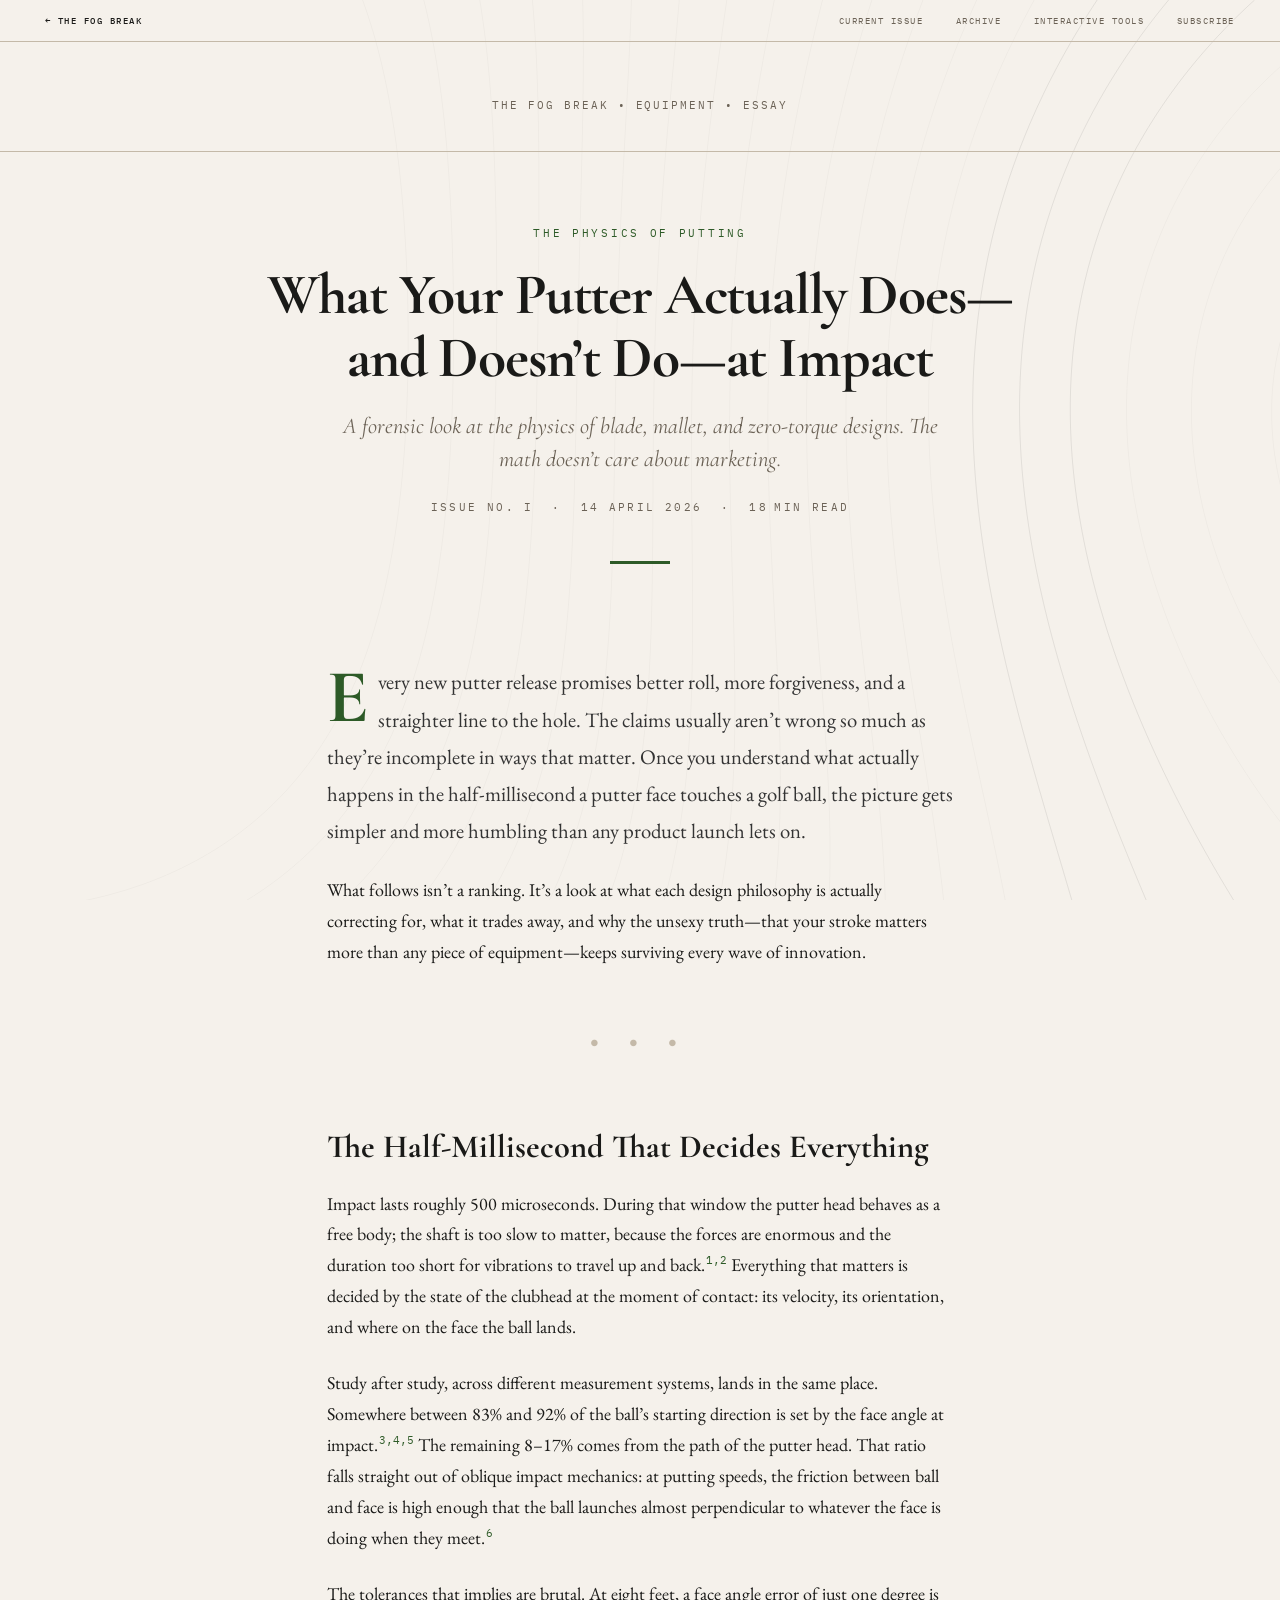
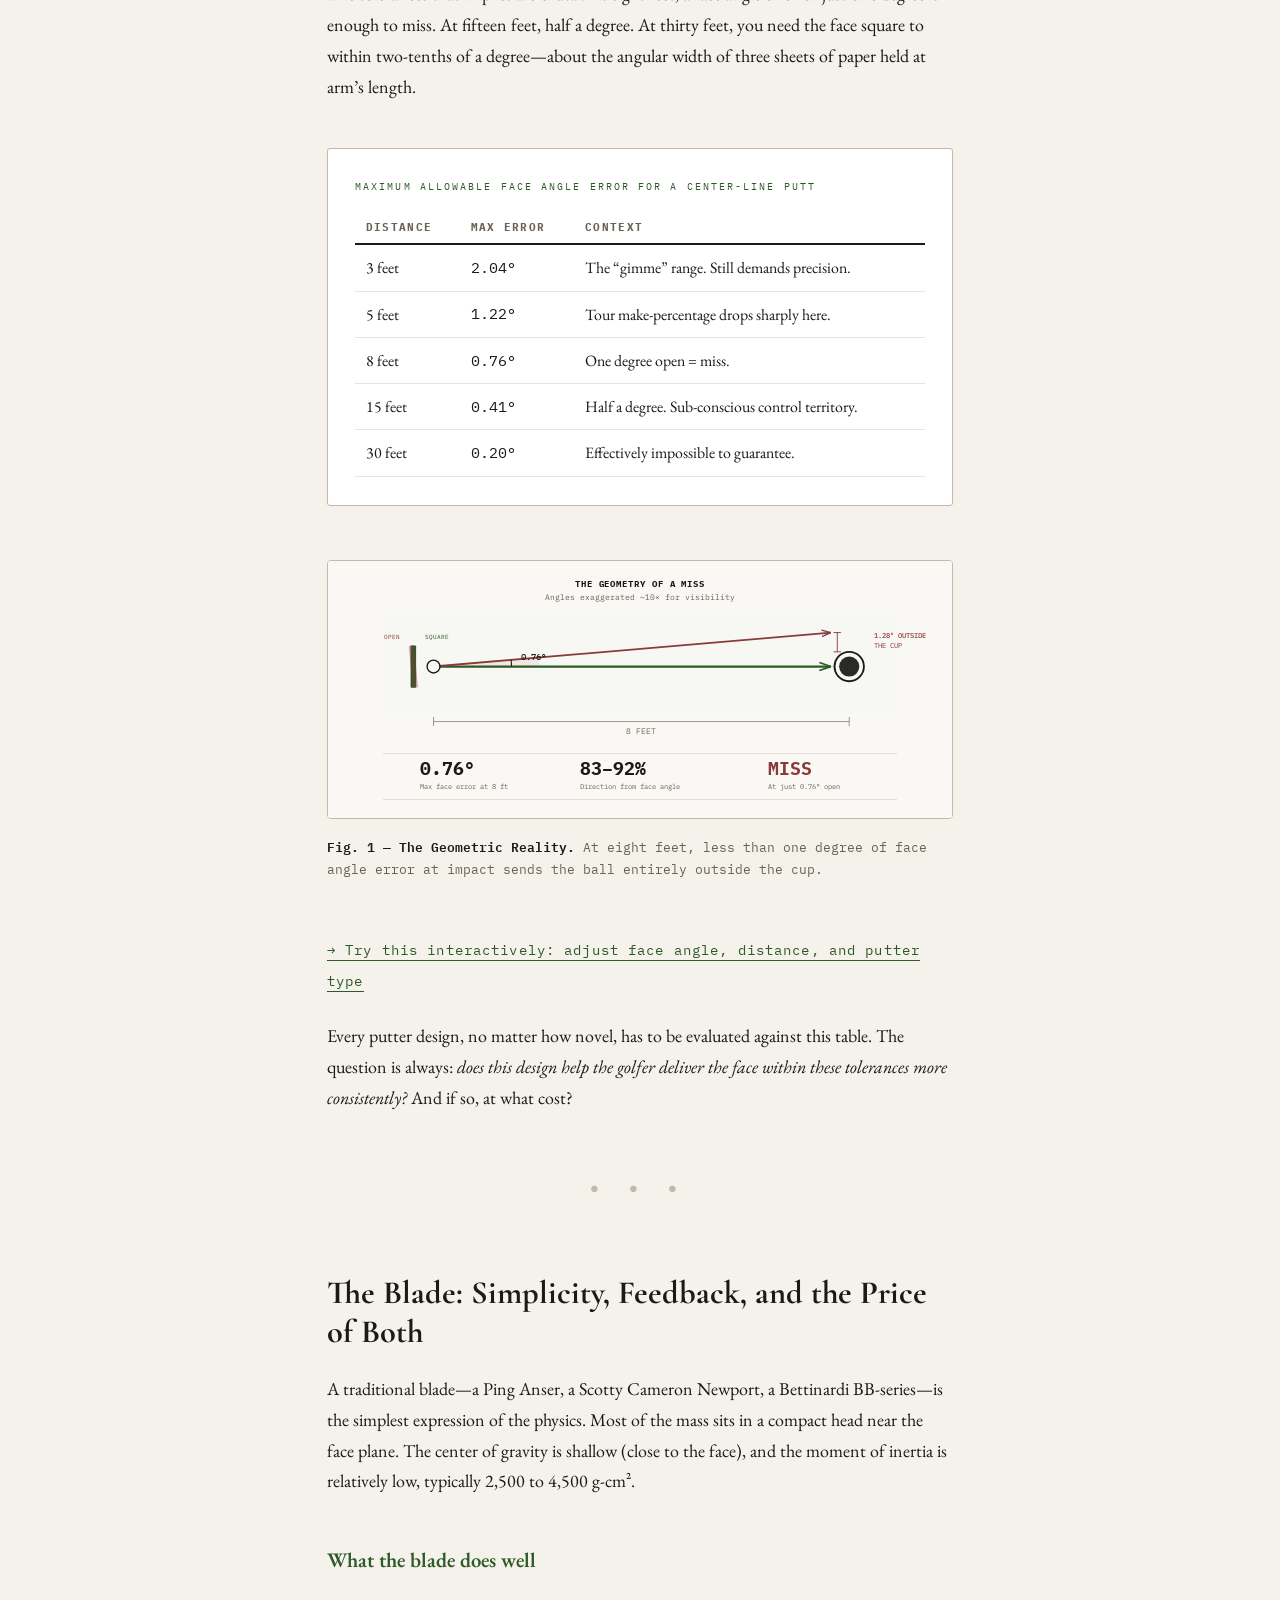
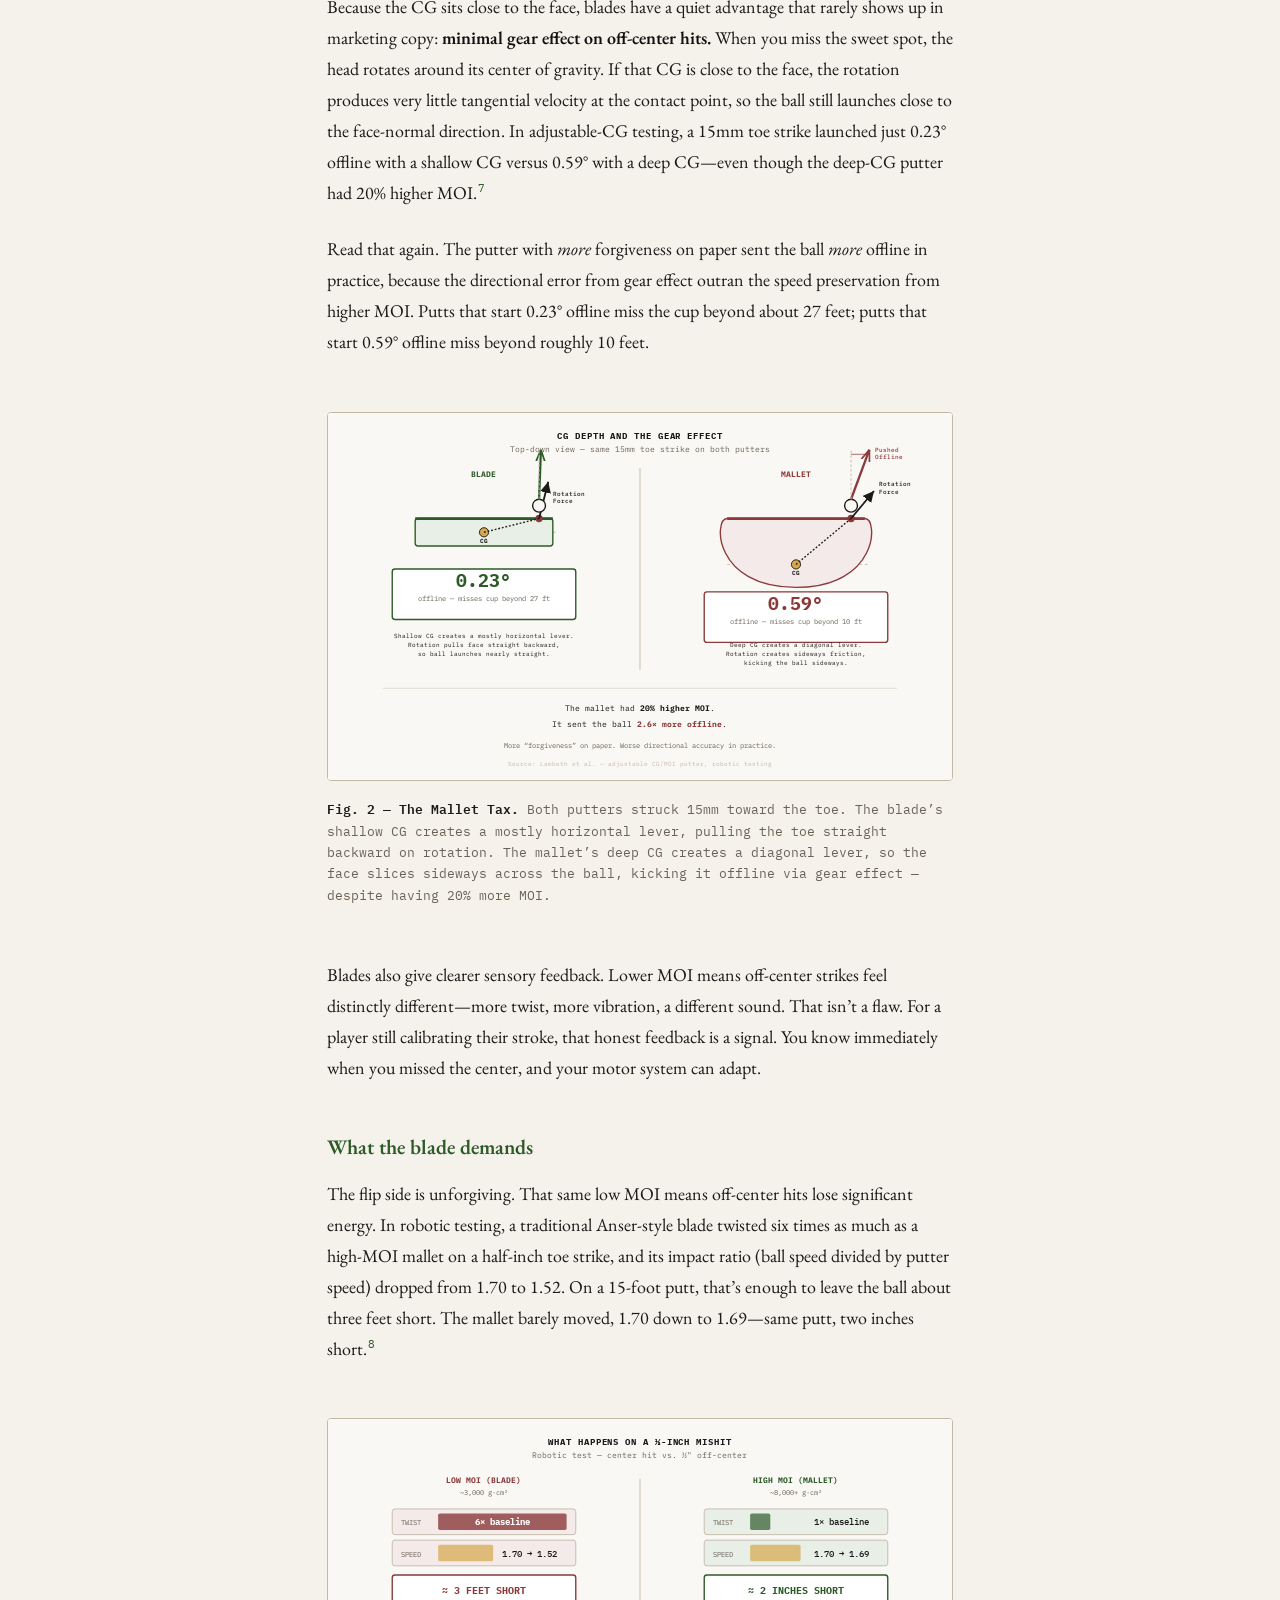
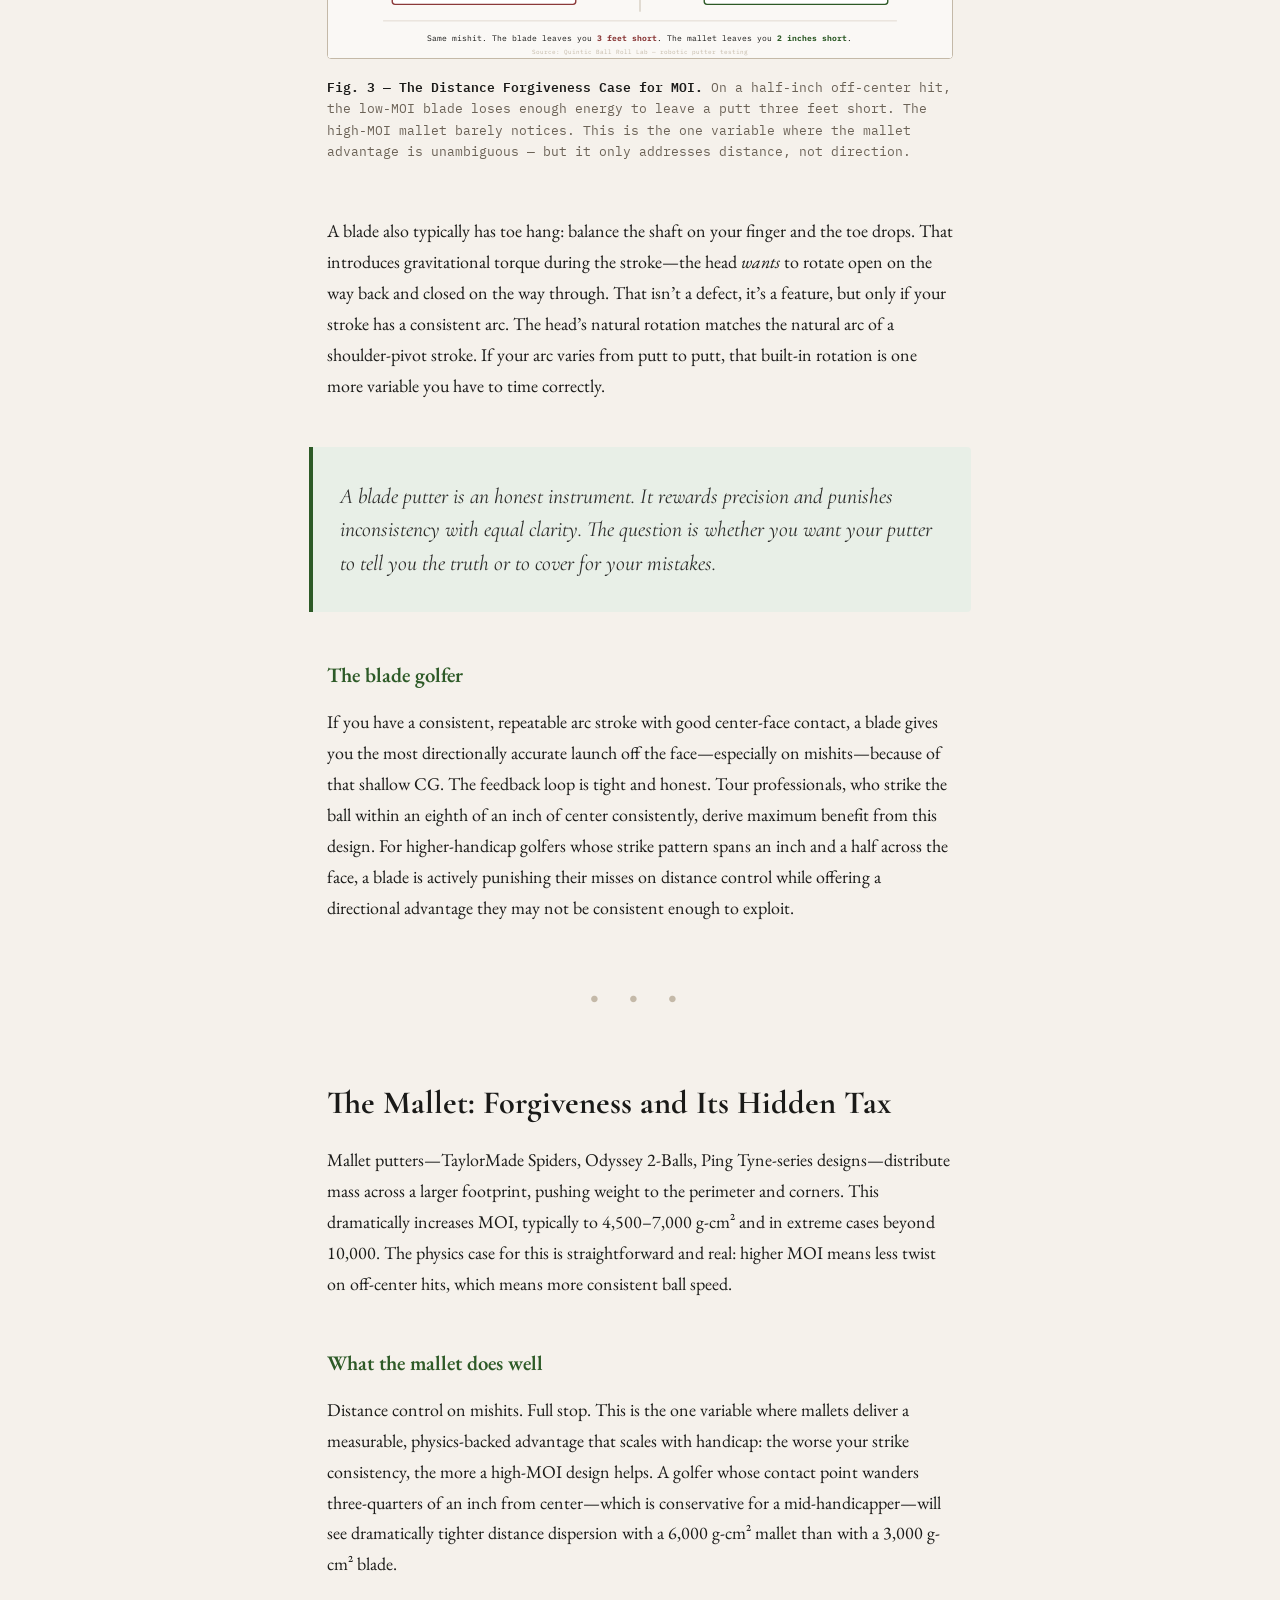
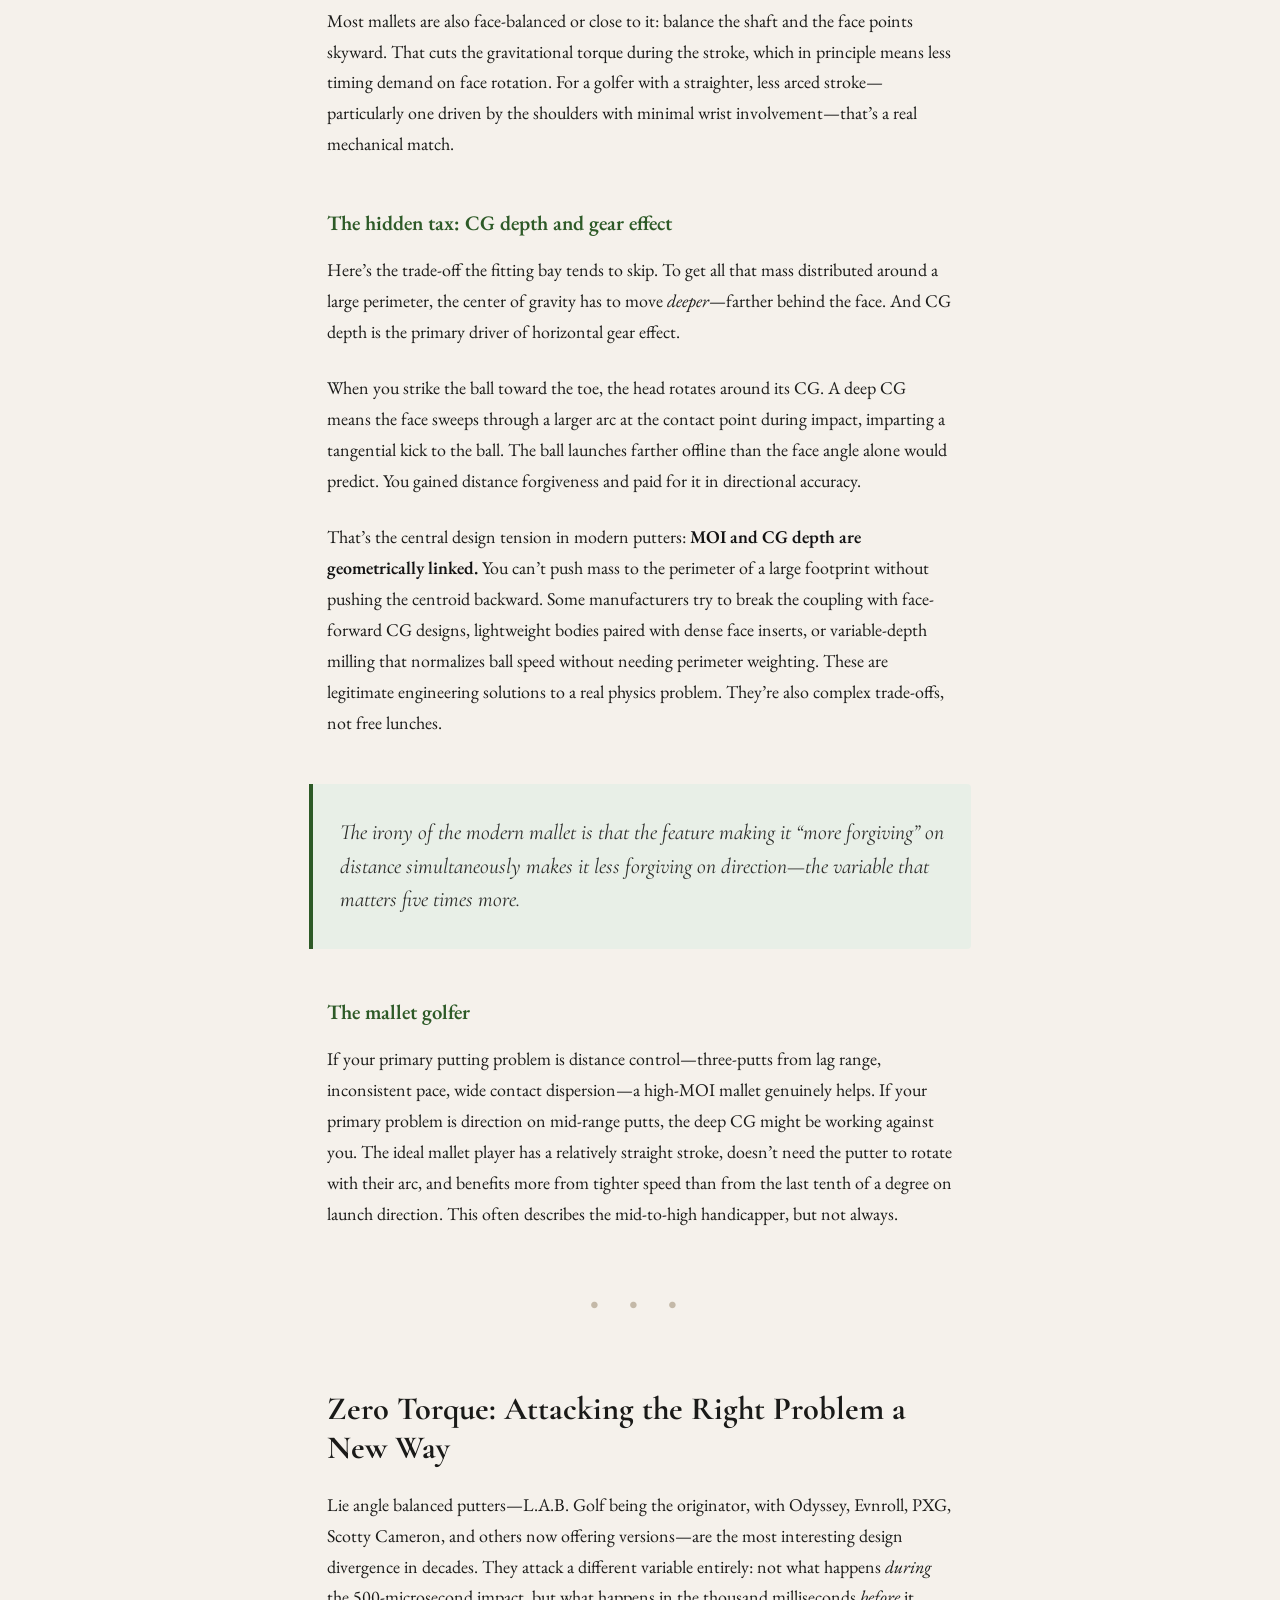
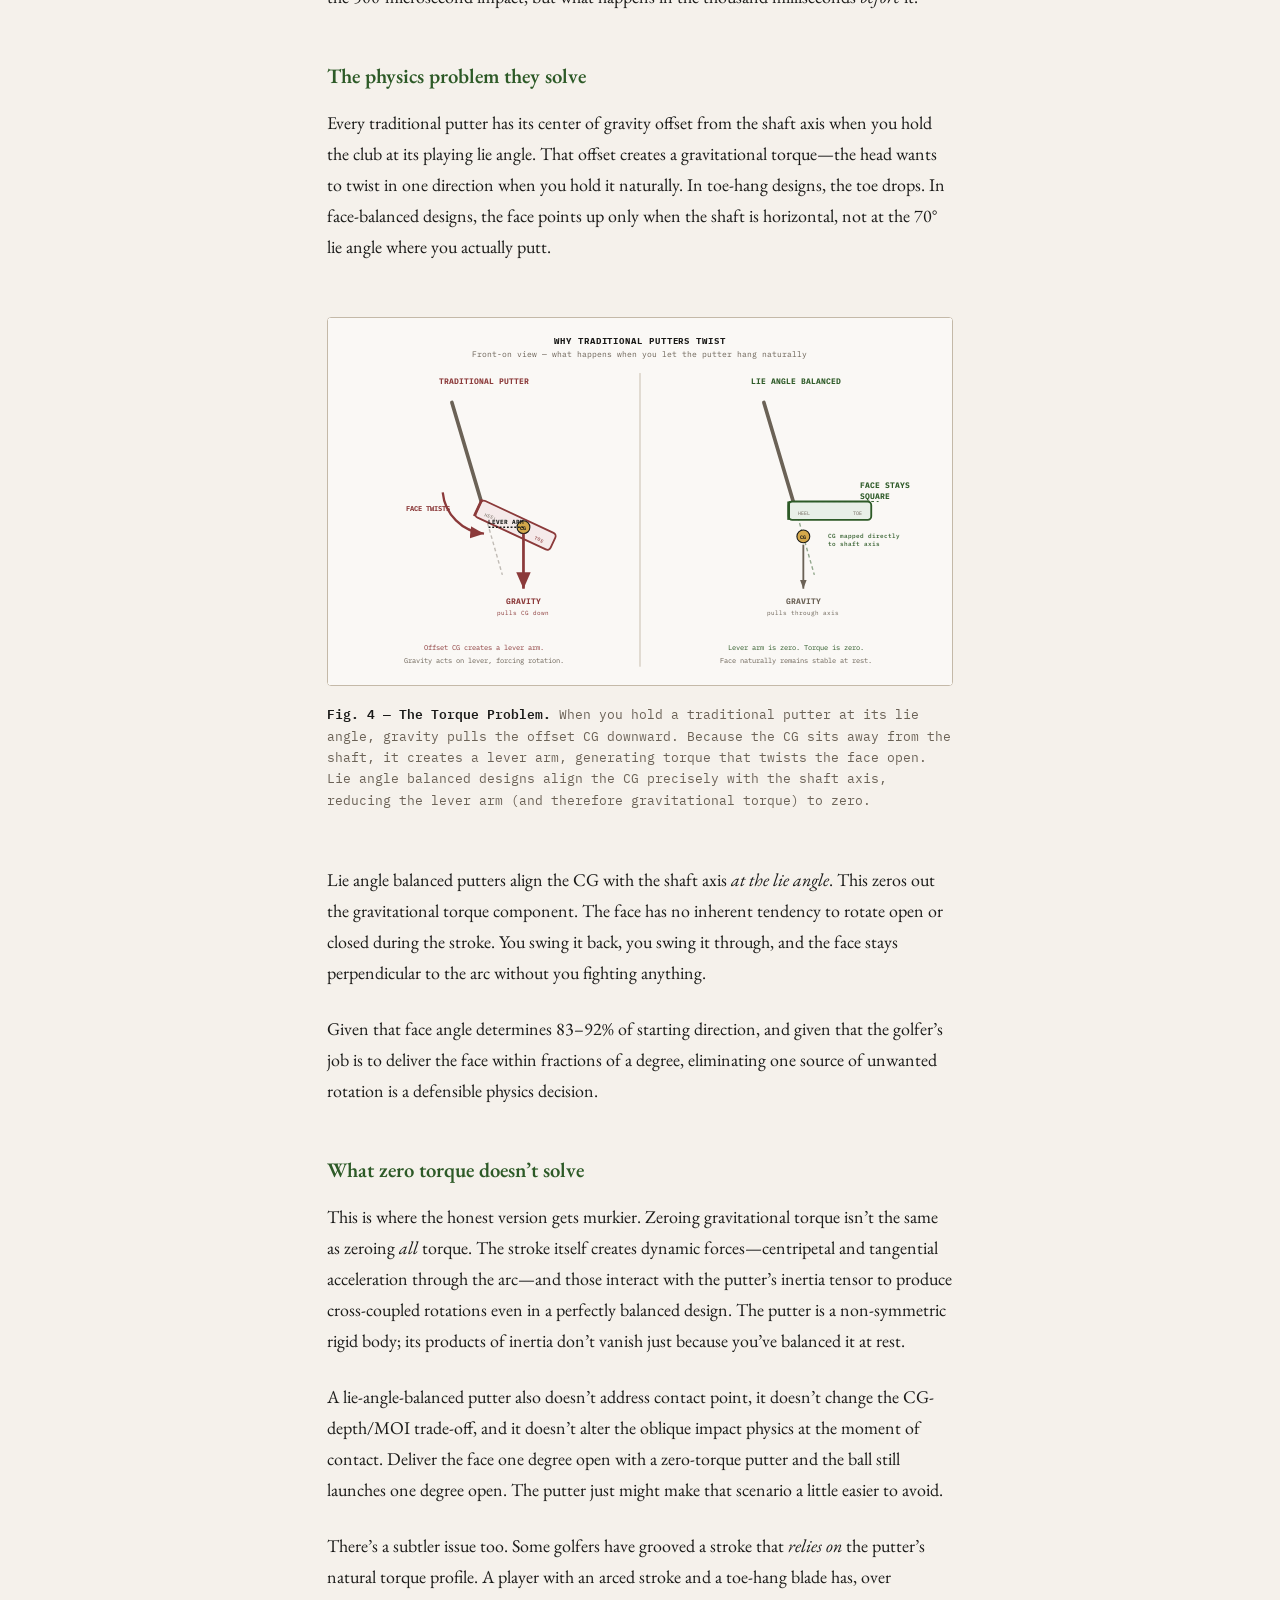
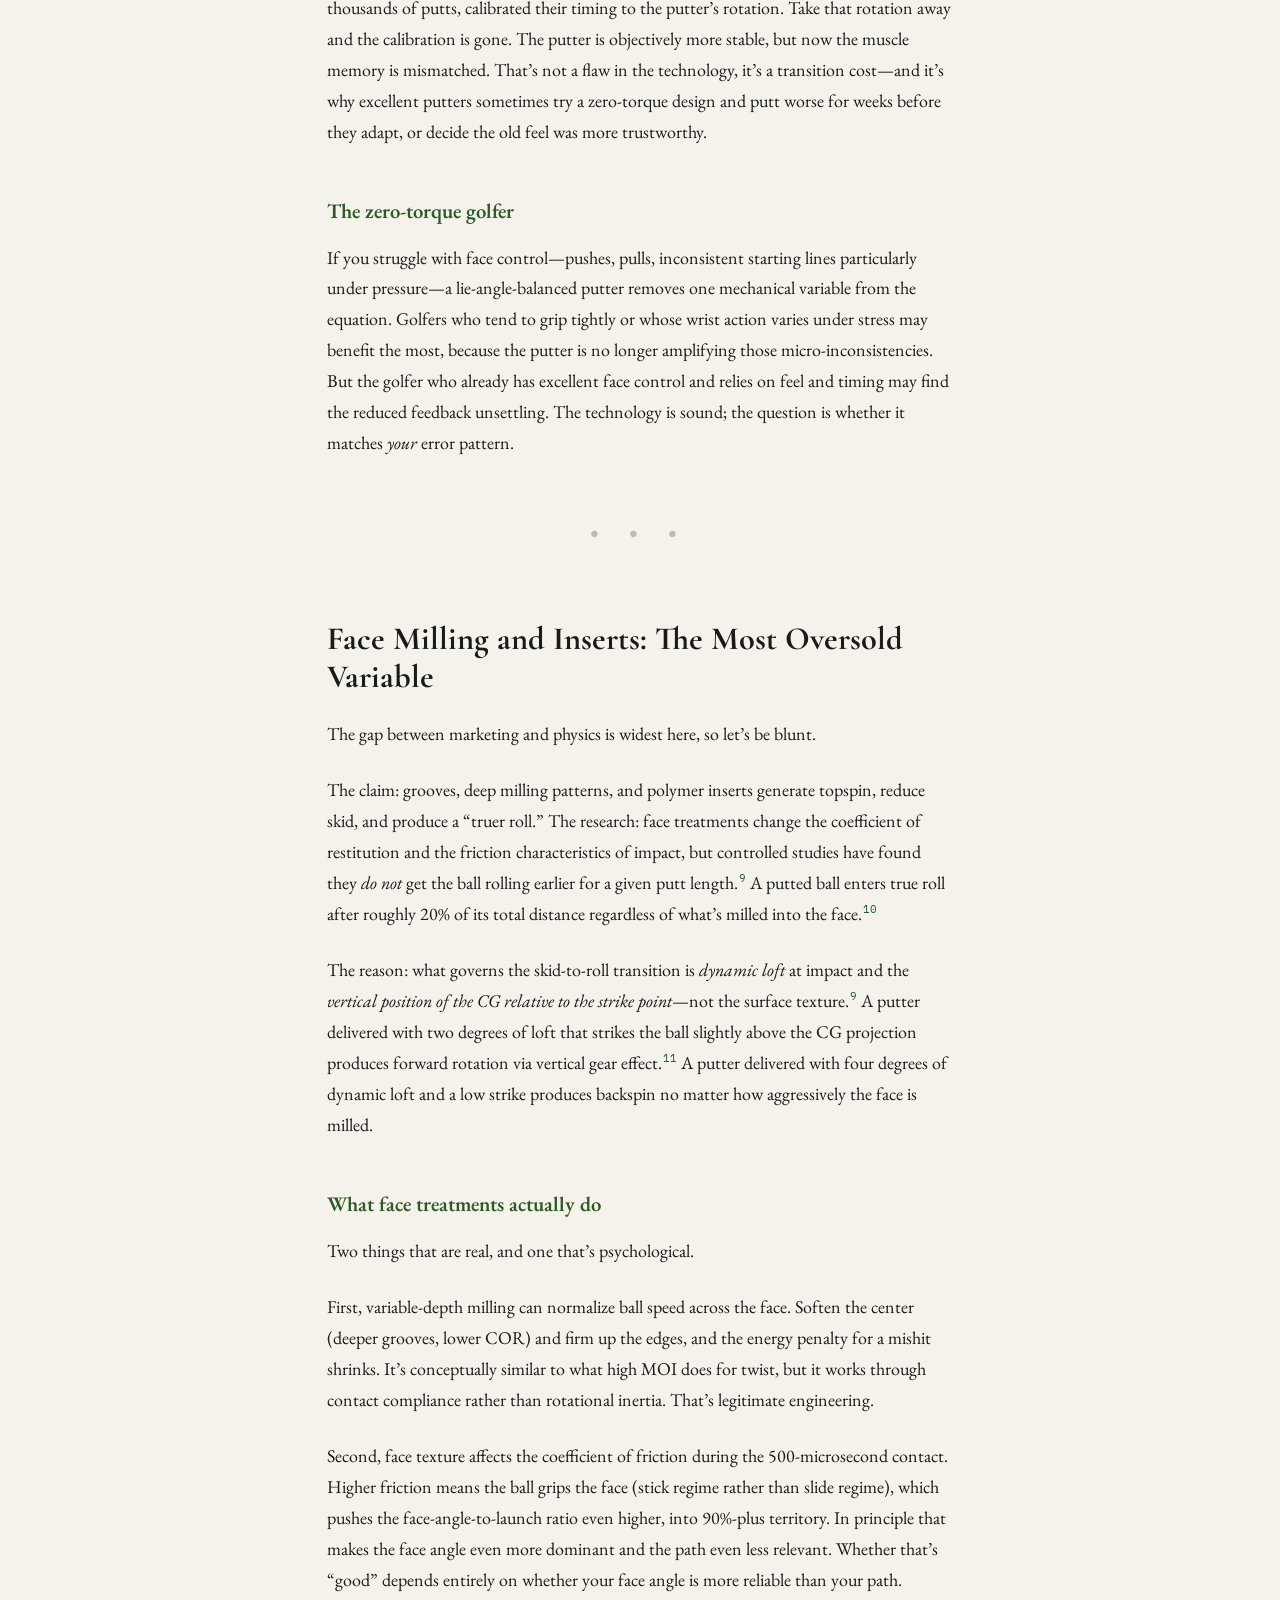
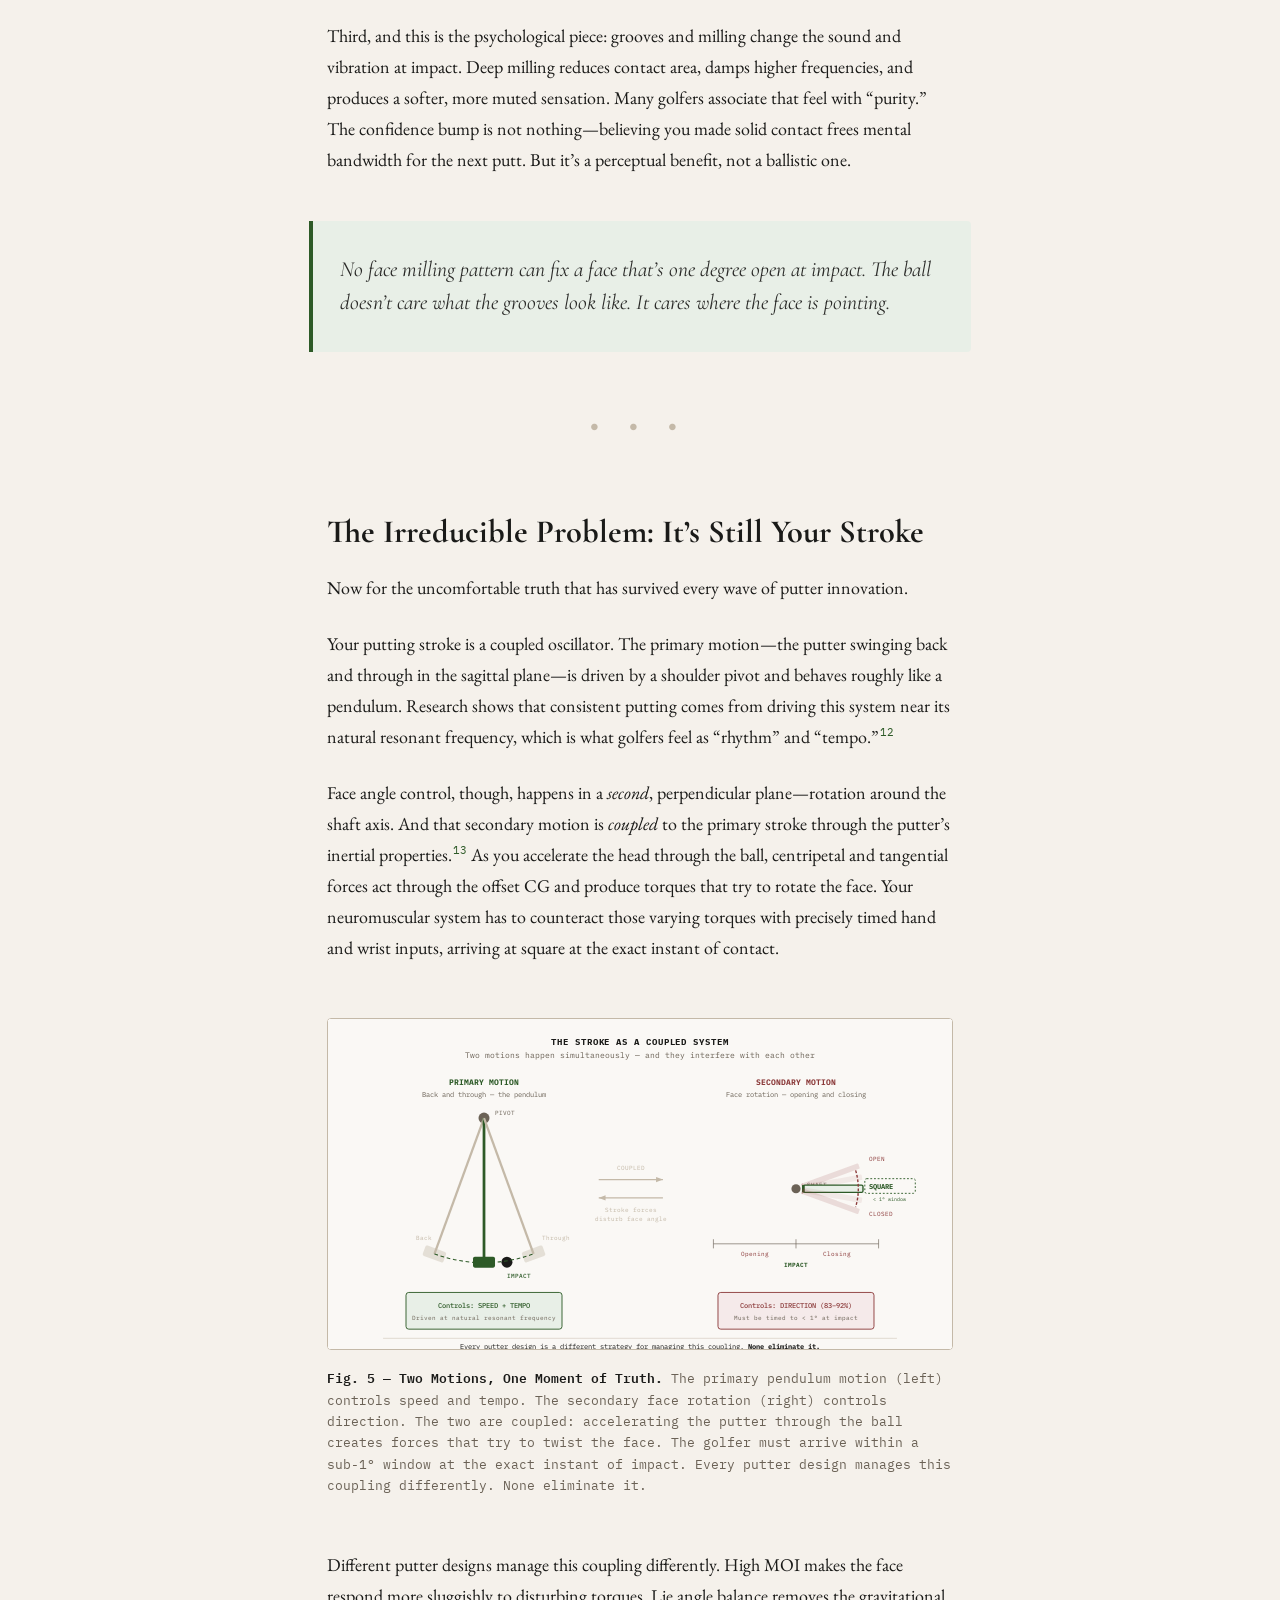
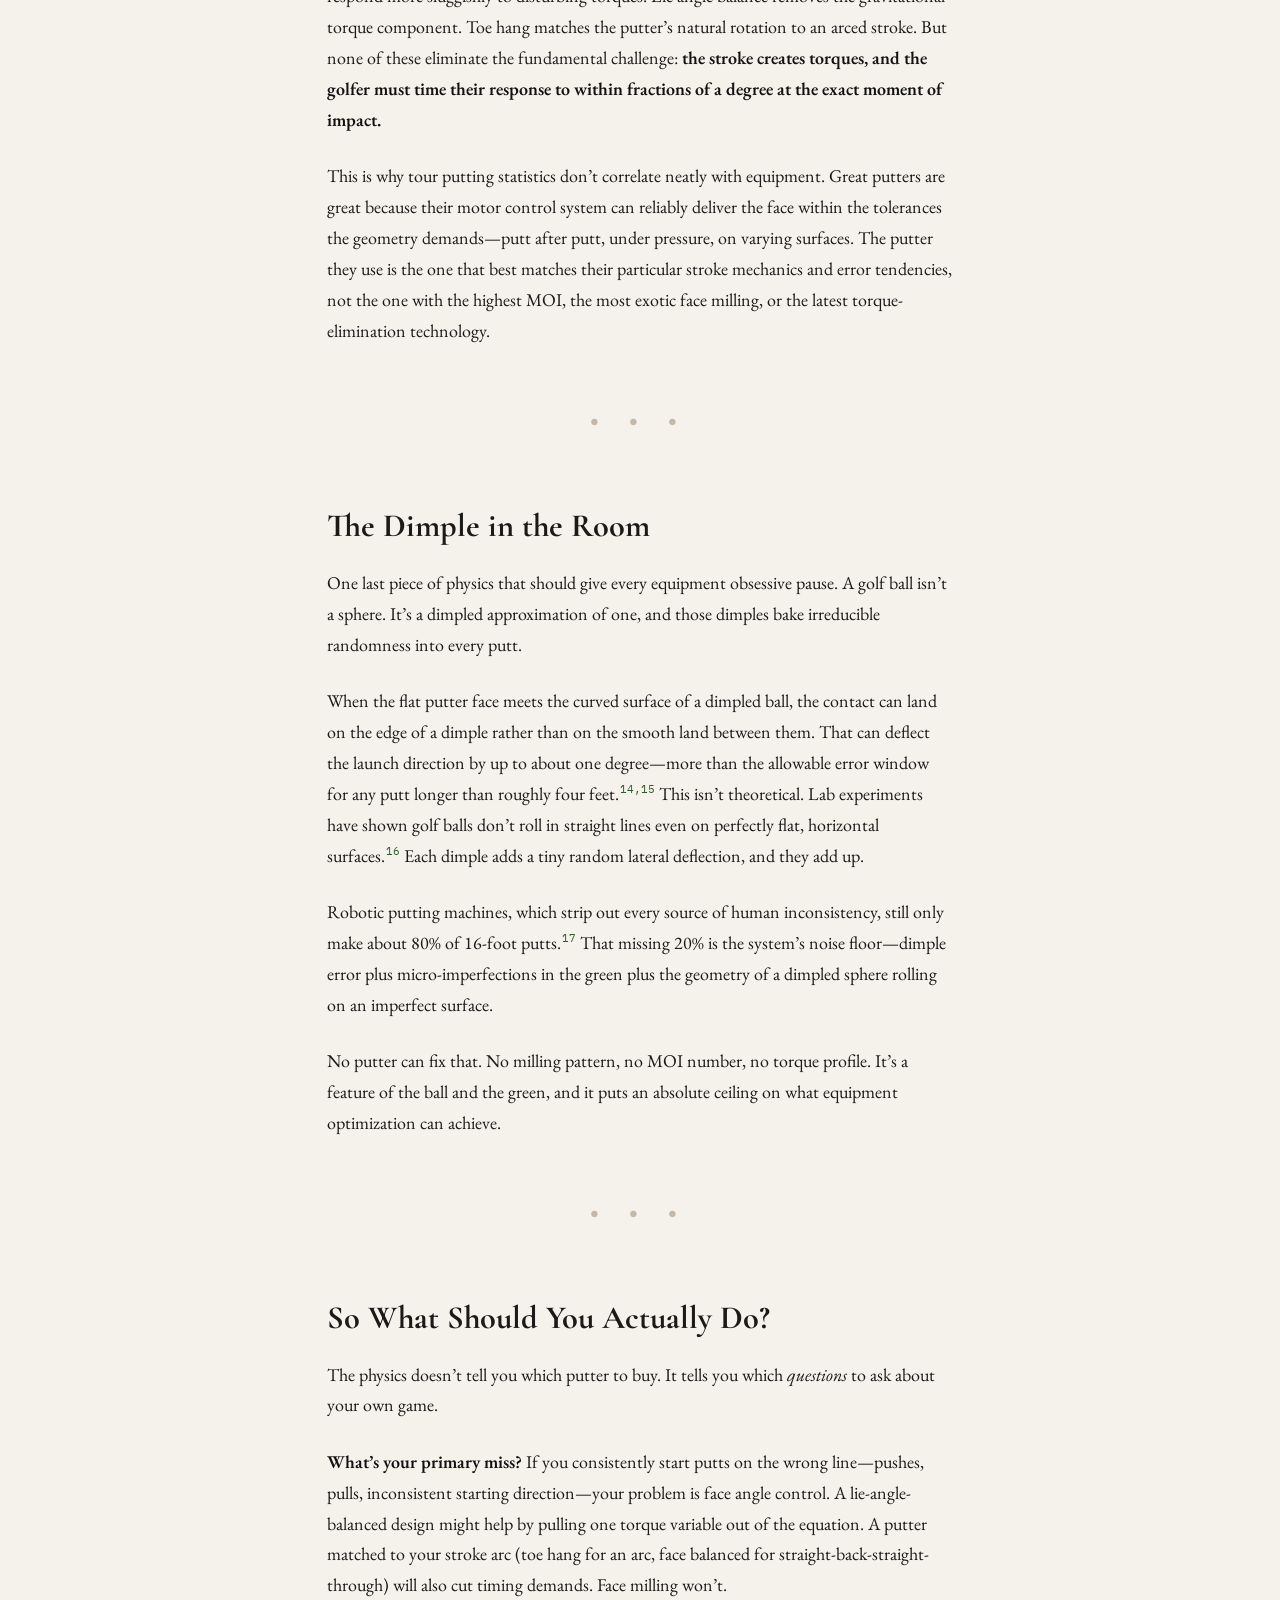
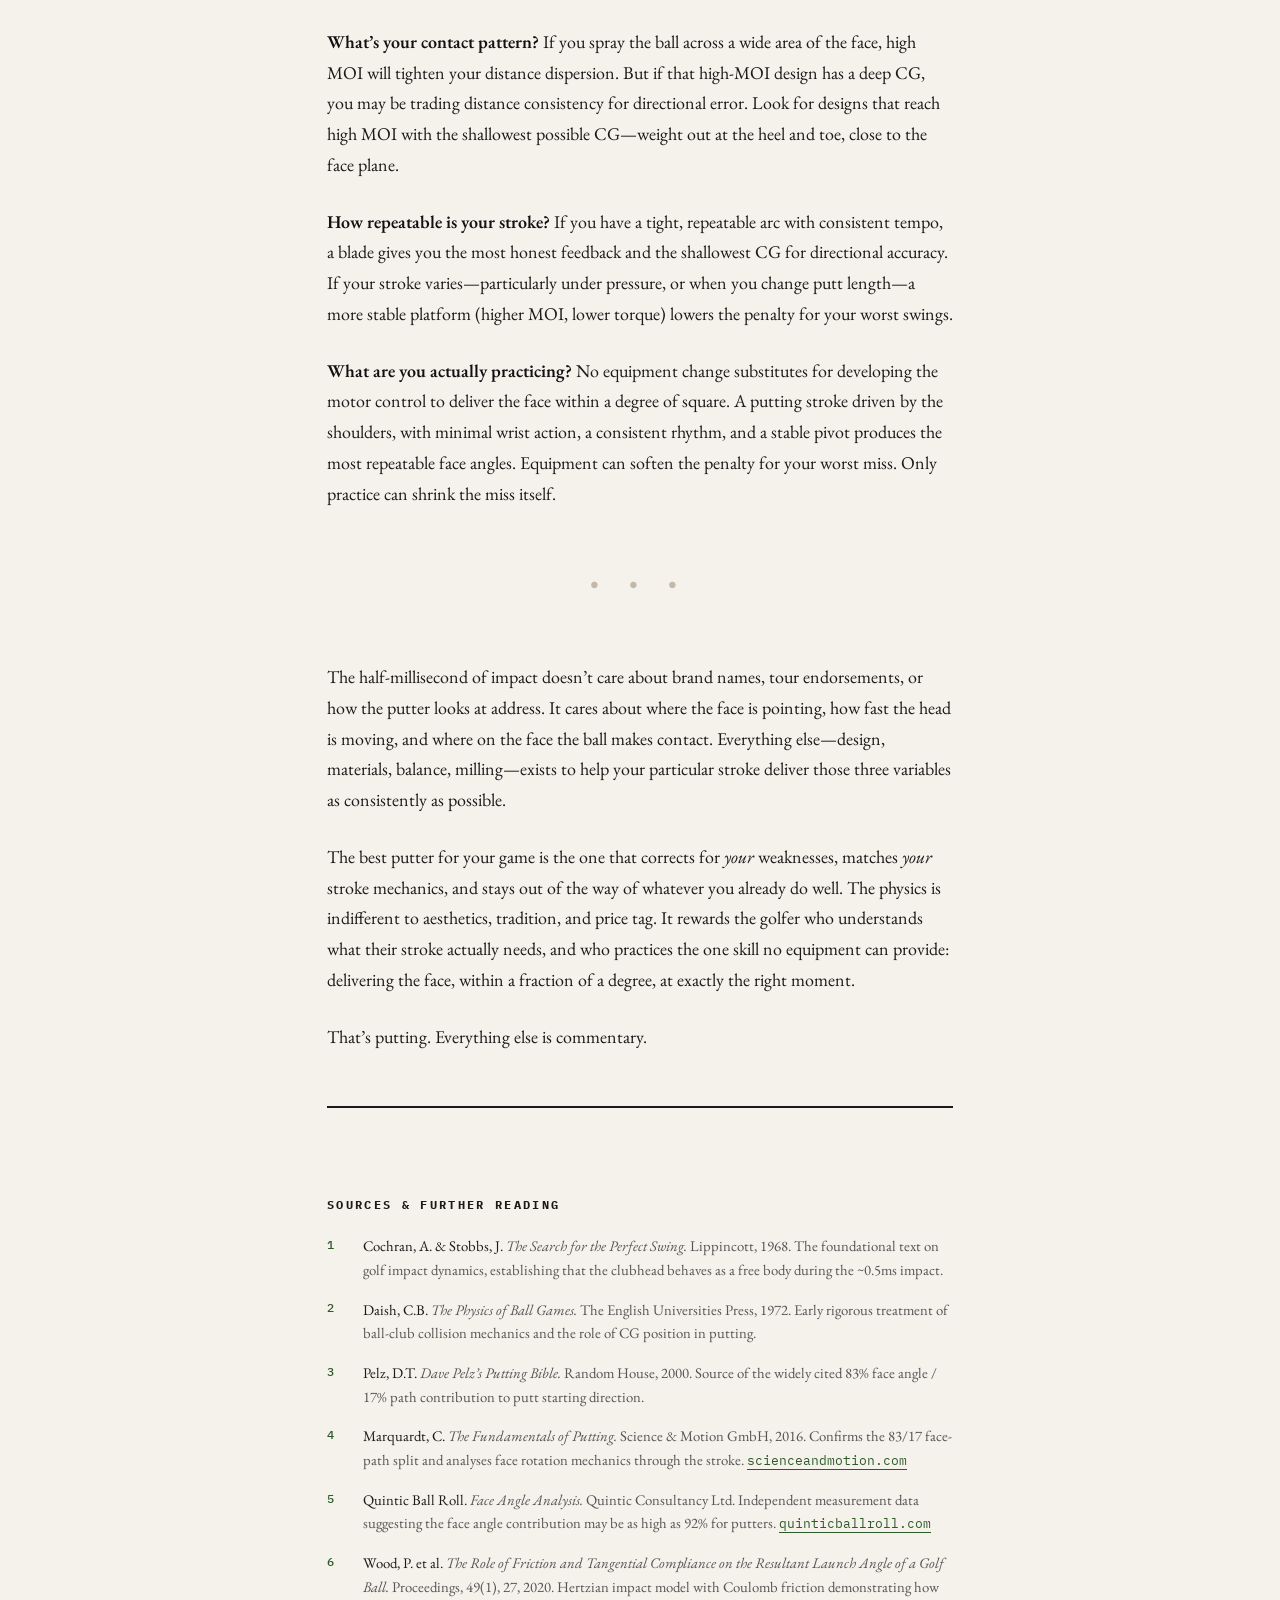
<file: articles/putter-physics.html>
<!DOCTYPE html>
<html lang="en">
<head>
<meta charset="UTF-8">
<meta name="viewport" content="width=device-width, initial-scale=1.0">
<title>What Your Putter Actually Does at Impact — The Fog Break</title>
<meta name="description" content="A forensic look at blade, mallet, and zero-torque putter designs through oblique-impact mechanics. Why face angle dominates direction, what MOI really buys you, and why the dimpled ball puts a ceiling on all of it.">
<meta name="keywords" content="putter physics, face angle, putter MOI, zero-torque putter, gear effect putter, blade vs mallet, putter impact mechanics, Lambeth 2020, Quintic putting, putting research">
<meta name="author" content="The Fog Break">
<meta name="robots" content="index,follow,max-image-preview:large">
<link rel="canonical" href="https://thefogbreak.com/articles/putter-physics.html">

<!-- Open Graph -->
<meta property="og:type" content="article">
<meta property="og:site_name" content="The Fog Break">
<meta property="og:title" content="What Your Putter Actually Does and Does Not Do at Impact">
<meta property="og:description" content="A forensic examination of blade, mallet, and zero-torque putter designs. Face angle dominates direction. MOI and gear effect play supporting roles. The dimpled ball caps all of it.">
<meta property="og:url" content="https://thefogbreak.com/articles/putter-physics.html">
<meta property="og:image" content="https://thefogbreak.com/assets/og-putter-physics.png">
<meta property="og:image:width" content="1200">
<meta property="og:image:height" content="630">
<meta property="article:published_time" content="2026-04-14T00:00:00-07:00">
<meta property="article:author" content="The Fog Break">
<meta property="article:section" content="Putting">
<meta property="article:tag" content="putter physics">
<meta property="article:tag" content="face angle">
<meta property="article:tag" content="putter MOI">
<meta property="article:tag" content="zero-torque">
<meta property="article:tag" content="gear effect">

<!-- Twitter -->
<meta name="twitter:card" content="summary_large_image">
<meta name="twitter:title" content="What Your Putter Actually Does at Impact">
<meta name="twitter:description" content="Blade, mallet, zero-torque — through the lens of oblique-impact mechanics. Face angle dominates. The math does not care about marketing.">
<meta name="twitter:image" content="https://thefogbreak.com/assets/og-putter-physics.png">

<!-- JSON-LD: Article -->
<script type="application/ld+json">
{
  "@context": "https://schema.org",
  "@type": "Article",
  "headline": "What Your Putter Actually Does and Does Not Do at Impact",
  "alternativeHeadline": "A forensic look at the physics of blade, mallet, and zero-torque designs",
  "description": "A forensic examination of blade, mallet, and zero-torque designs through the lens of oblique impact mechanics. Why face angle dominates direction, what MOI really buys you, and why the dimpled ball puts a ceiling on all of it.",
  "image": "https://thefogbreak.com/assets/og-putter-physics.png",
  "datePublished": "2026-04-14",
  "dateModified": "2026-04-19",
  "author": {
    "@type": "Organization",
    "name": "The Fog Break",
    "url": "https://thefogbreak.com/"
  },
  "publisher": {
    "@type": "Organization",
    "name": "The Fog Break",
    "url": "https://thefogbreak.com/",
    "logo": {
      "@type": "ImageObject",
      "url": "https://thefogbreak.com/assets/favicon.svg"
    }
  },
  "mainEntityOfPage": {
    "@type": "WebPage",
    "@id": "https://thefogbreak.com/articles/putter-physics.html"
  },
  "articleSection": "Putting",
  "keywords": "putter physics, face angle, MOI, zero-torque putter, gear effect, oblique impact",
  "wordCount": 4500,
  "inLanguage": "en-US",
  "isAccessibleForFree": true,
  "citation": [
    {
      "@type": "ScholarlyArticle",
      "name": "Oblique impact of a putter face on a golf ball",
      "author": "Lambeth et al.",
      "datePublished": "2020"
    },
    {
      "@type": "ScholarlyArticle",
      "name": "Quintic Ball Roll putter performance studies",
      "author": "Quintic Consultancy"
    }
  ]
}
</script>

<!-- JSON-LD: FAQ -->
<script type="application/ld+json">
{
  "@context": "https://schema.org",
  "@type": "FAQPage",
  "mainEntity": [
    {
      "@type": "Question",
      "name": "How much does face angle control the start line of a putt?",
      "acceptedAnswer": {
        "@type": "Answer",
        "text": "Face angle at impact accounts for roughly 83–92% of the initial start direction of a putt, depending on stroke path and strike location. Path and gear effect make up the remainder. Face angle is the dominant variable."
      }
    },
    {
      "@type": "Question",
      "name": "What does a high-MOI mallet putter actually do?",
      "acceptedAnswer": {
        "@type": "Answer",
        "text": "A high-MOI mallet reduces face rotation during off-center strikes, which preserves ball speed (the impact-ratio stays higher) and reduces distance loss. It does not meaningfully improve direction — in fact, the horizontal gear effect is larger on mallets than on blades."
      }
    },
    {
      "@type": "Question",
      "name": "What is the horizontal gear effect in putting?",
      "acceptedAnswer": {
        "@type": "Answer",
        "text": "When the ball is struck off the center of the face, the putter head rotates during impact and imparts a lateral push on the ball. Lambeth et al. (2020) measured this at about 0.23 degrees per 15mm of heel/toe offset on a blade, and about 0.59 degrees per 15mm on a high-MOI mallet."
      }
    },
    {
      "@type": "Question",
      "name": "Do zero-torque putters eliminate face rotation?",
      "acceptedAnswer": {
        "@type": "Answer",
        "text": "Zero-torque designs align the center of gravity with the shaft axis to reduce torque during the stroke, which can help golfers who rotate the face open or closed through impact. They do not eliminate face rotation at impact itself, and they do not cancel the horizontal gear effect on off-center strikes."
      }
    },
    {
      "@type": "Question",
      "name": "Why does a dimpled golf ball limit what any putter can do?",
      "acceptedAnswer": {
        "@type": "Answer",
        "text": "Research on dimpled balls has shown that the initial launch direction varies by roughly one to two degrees depending on how the dimples happen to contact the putter face. This is a floor on putting precision that no putter design can overcome."
      }
    }
  ]
}
</script>

<link href="https://fonts.googleapis.com/css2?family=Cormorant+Garamond:ital,wght@0,300;0,400;0,500;0,600;0,700;1,300;1,400;1,500&family=EB+Garamond:ital,wght@0,400;0,500;0,600;0,700;1,400;1,500&family=IBM+Plex+Mono:wght@300;400;500&display=swap" rel="stylesheet">
<link rel="stylesheet" href="/assets/motion.css">
<style>
  :root {
    --ink: #1a1a18;
    --paper: #f5f1eb;
    --accent: #2d5a27;
    --accent-light: #e8efe7;
    --rule: #c4b9a8;
    --caption: #6b6256;
    --highlight: #d4a84b;
    --red: #8b3a3a;
  }
  * { margin: 0; padding: 0; box-sizing: border-box; }
  html { font-size: 18px; scroll-behavior: smooth; }
  body { background: var(--paper); color: var(--ink); font-family: 'EB Garamond', Georgia, serif; line-height: 1.72; -webkit-font-smoothing: antialiased; }
  .masthead { text-align: center; padding: 3rem 1.5rem 2rem; border-bottom: 1px solid var(--rule); letter-spacing: 0.18em; font-family: 'IBM Plex Mono', monospace; font-size: 0.6rem; text-transform: uppercase; color: var(--caption); }
  .hero { max-width: 800px; margin: 0 auto; padding: 4rem 1.5rem 3rem; text-align: center; }
  .hero .kicker { font-family: 'IBM Plex Mono', monospace; font-size: 0.6rem; letter-spacing: 0.25em; text-transform: uppercase; color: var(--accent); margin-bottom: 1.2rem; }
  .hero h1 { font-family: 'Cormorant Garamond', serif; font-weight: 900; font-size: 3.2rem; line-height: 1.1; margin-bottom: 1rem; letter-spacing: -0.02em; }
  .hero .subtitle { font-family: 'Cormorant Garamond', serif; font-style: italic; font-weight: 400; font-size: 1.25rem; color: var(--caption); line-height: 1.5; max-width: 600px; margin: 0 auto; }
  .hero-rule { width: 60px; height: 3px; background: var(--accent); margin: 2.5rem auto; border: none; }
  .article { max-width: 680px; margin: 0 auto; padding: 0 1.5rem 5rem; }
  .article p { margin-bottom: 1.4rem; font-size: 1rem; }
  .article p.lede { font-size: 1.15rem; line-height: 1.8; color: #333; }
  .article h2 { font-family: 'Cormorant Garamond', serif; font-weight: 700; font-size: 1.8rem; margin: 3.5rem 0 1.2rem; line-height: 1.2; }
  .article h3 { font-family: 'EB Garamond', serif; font-weight: 600; font-size: 1.15rem; margin: 2.5rem 0 0.8rem; color: var(--accent); }
  .article .drop-cap::first-letter { font-family: 'Cormorant Garamond', serif; font-weight: 900; float: left; font-size: 4.2rem; line-height: 0.78; padding-right: 0.12em; margin-top: 0.06em; color: var(--accent); }
  .pullquote { margin: 2.5rem -1rem; padding: 1.8rem 1.5rem; border-left: 4px solid var(--accent); background: var(--accent-light); font-family: 'Cormorant Garamond', serif; font-style: italic; font-size: 1.2rem; line-height: 1.55; color: #2a2a28; border-radius: 0 4px 4px 0; }
  .data-card { margin: 2.5rem 0; padding: 1.6rem 1.5rem; background: #fff; border: 1px solid var(--rule); border-radius: 3px; }
  .data-card .card-label { font-family: 'IBM Plex Mono', monospace; font-size: 0.58rem; letter-spacing: 0.2em; text-transform: uppercase; color: var(--accent); margin-bottom: 0.8rem; }
  .data-card table { width: 100%; border-collapse: collapse; font-size: 0.88rem; }
  .data-card th { text-align: left; font-family: 'IBM Plex Mono', monospace; font-size: 0.6rem; letter-spacing: 0.12em; text-transform: uppercase; color: var(--caption); padding: 0.4rem 0.6rem; border-bottom: 2px solid var(--ink); }
  .data-card td { padding: 0.5rem 0.6rem; border-bottom: 1px solid #e8e4dd; }
  .data-card td.mono { font-family: 'IBM Plex Mono', monospace; font-size: 0.82rem; }
  .article-figure { margin: 3rem 0; }
  .article-figure svg { width: 100%; height: auto; background: #fff; border: 1px solid var(--rule); border-radius: 4px; display: block; }
  .article-figure figcaption { margin-top: 1rem; font-family: 'IBM Plex Mono', monospace; font-size: 0.72rem; color: var(--caption); line-height: 1.65; }
  .article-figure figcaption strong { color: var(--ink); }
  .section-break { text-align: center; margin: 3rem 0; color: var(--rule); font-size: 1.4rem; letter-spacing: 0.5em; }
  .article strong { font-weight: 600; color: #111; }
  /* Inline citations */
  .article sup.ref { font-family: 'IBM Plex Mono', monospace; font-size: 0.6rem; color: var(--accent); text-decoration: none; cursor: pointer; margin-left: 1px; }
  .article sup.ref a { color: var(--accent); text-decoration: none; }
  .article sup.ref a:hover { text-decoration: underline; }
  /* References section */
  .references { margin-top: 3rem; padding-top: 1.5rem; border-top: 2px solid var(--ink); }
  .references h2 { font-family: 'IBM Plex Mono', monospace; font-size: 0.65rem; letter-spacing: 0.2em; text-transform: uppercase; color: var(--ink); margin-bottom: 1.2rem; }
  .references ol { list-style: none; counter-reset: ref-counter; padding: 0; }
  .references li { counter-increment: ref-counter; margin-bottom: 0.9rem; font-size: 0.82rem; line-height: 1.6; color: #555; padding-left: 2rem; position: relative; }
  .references li::before { content: counter(ref-counter); position: absolute; left: 0; font-family: 'IBM Plex Mono', monospace; font-size: 0.65rem; color: var(--accent); font-weight: 500; top: 0.1rem; }
  .references li .ref-authors { color: var(--ink); }
  .references li .ref-title { font-style: italic; }
  .references li .ref-journal { }
  .references li a { color: var(--accent); text-decoration: none; border-bottom: 1px solid var(--accent); padding-bottom: 1px; font-family: 'IBM Plex Mono', monospace; font-size: 0.7rem; }
  .references li a:hover { color: var(--ink); border-color: var(--ink); }
  .footer { max-width: 680px; margin: 0 auto; padding: 2rem 1.5rem 4rem; border-top: 1px solid var(--rule); font-family: 'IBM Plex Mono', monospace; font-size: 0.6rem; letter-spacing: 0.1em; color: var(--caption); text-align: center; }
  /* === SITE NAV === */
  .site-nav { display: flex; justify-content: space-between; align-items: center; padding: 0.7rem 2.5rem; border-bottom: 1px solid var(--rule); font-family: 'IBM Plex Mono', monospace; font-size: 0.52rem; letter-spacing: 0.16em; text-transform: uppercase; }
  .site-nav .nav-home { color: var(--ink); text-decoration: none; font-weight: 500; }
  .site-nav .nav-home:hover { color: var(--accent); }
  .site-nav .nav-links { display: flex; gap: 1.8rem; }
  .site-nav .nav-links a { color: var(--caption); text-decoration: none; transition: color 0.2s; }
  .site-nav .nav-links a:hover { color: var(--accent); }
  @media (max-width: 600px) { html { font-size: 16px; } .hero h1 { font-size: 2.2rem; } .hero .subtitle { font-size: 1.05rem; } .pullquote { margin: 2rem 0; font-size: 1.05rem; } .article h2 { font-size: 1.5rem; } }
</style>
</head>
<body>
<nav class="site-nav">
  <a href="/" class="nav-home">&larr; The Fog Break</a>
  <div class="nav-links">
    <a href="/">Current Issue</a>
    <a href="/#archive">Archive</a>
    <a href="/tools/">Interactive Tools</a>
    <a href="/#subscribe">Subscribe</a>
  </div>
</nav>
<div class="masthead">The Fog Break &bull; Equipment &bull; Essay</div>
<header class="hero">
  <div class="kicker">The Physics of Putting</div>
  <h1>What Your Putter Actually Does&mdash;and Doesn&rsquo;t Do&mdash;at Impact</h1>
  <p class="subtitle">A forensic look at the physics of blade, mallet, and zero-torque designs. The math doesn&rsquo;t care about marketing.</p>
  <p class="hero-date" style="font-family:'IBM Plex Mono',monospace;font-size:0.6rem;letter-spacing:0.22em;text-transform:uppercase;color:var(--caption);margin-top:1.2rem;">
    Issue No. I &nbsp;&middot;&nbsp;
    <time datetime="2026-04-14">14 April 2026</time>
    &nbsp;&middot;&nbsp; 18&#8239;min read
  </p>
  <hr class="hero-rule">
</header>
<article class="article" itemscope itemtype="https://schema.org/Article">

<p class="lede drop-cap">Every new putter release promises better roll, more forgiveness, and a straighter line to the hole. The claims usually aren&rsquo;t wrong so much as they&rsquo;re incomplete in ways that matter. Once you understand what actually happens in the half-millisecond a putter face touches a golf ball, the picture gets simpler and more humbling than any product launch lets on.</p>

<p>What follows isn&rsquo;t a ranking. It&rsquo;s a look at what each design philosophy is actually correcting for, what it trades away, and why the unsexy truth&mdash;that your stroke matters more than any piece of equipment&mdash;keeps surviving every wave of innovation.</p>

<div class="section-break">&bull; &bull; &bull;</div>

<h2>The Half-Millisecond That Decides Everything</h2>

<p>Impact lasts roughly 500 microseconds. During that window the putter head behaves as a free body; the shaft is too slow to matter, because the forces are enormous and the duration too short for vibrations to travel up and back.<sup class="ref"><a href="#ref1">1,2</a></sup> Everything that matters is decided by the state of the clubhead at the moment of contact: its velocity, its orientation, and where on the face the ball lands.</p>

<p>Study after study, across different measurement systems, lands in the same place. Somewhere between 83% and 92% of the ball&rsquo;s starting direction is set by the face angle at impact.<sup class="ref"><a href="#ref3">3,4,5</a></sup> The remaining 8&ndash;17% comes from the path of the putter head. That ratio falls straight out of oblique impact mechanics: at putting speeds, the friction between ball and face is high enough that the ball launches almost perpendicular to whatever the face is doing when they meet.<sup class="ref"><a href="#ref6">6</a></sup></p>

<p>The tolerances that implies are brutal. At eight feet, a face angle error of just one degree is enough to miss. At fifteen feet, half a degree. At thirty feet, you need the face square to within two-tenths of a degree&mdash;about the angular width of three sheets of paper held at arm&rsquo;s length.</p>

<div class="data-card">
  <div class="card-label">Maximum Allowable Face Angle Error for a Center-Line Putt</div>
  <table>
    <tr><th>Distance</th><th>Max Error</th><th>Context</th></tr>
    <tr><td>3 feet</td><td class="mono">2.04&deg;</td><td>The &ldquo;gimme&rdquo; range. Still demands precision.</td></tr>
    <tr><td>5 feet</td><td class="mono">1.22&deg;</td><td>Tour make-percentage drops sharply here.</td></tr>
    <tr><td>8 feet</td><td class="mono">0.76&deg;</td><td>One degree open = miss.</td></tr>
    <tr><td>15 feet</td><td class="mono">0.41&deg;</td><td>Half a degree. Sub-conscious control territory.</td></tr>
    <tr><td>30 feet</td><td class="mono">0.20&deg;</td><td>Effectively impossible to guarantee.</td></tr>
  </table>
</div>

<figure class="article-figure">
<svg viewBox="0 0 680 280" xmlns="http://www.w3.org/2000/svg" role="img" aria-labelledby="fig1-title fig1-desc">
  <title id="fig1-title">Figure 1: Face angle tolerance by putt distance</title>
  <desc id="fig1-desc">At eight feet, less than one degree of face angle error at impact is enough to send the ball entirely outside the cup.</desc>
  <defs>
    <marker id="a1r" viewBox="0 0 10 10" refX="10" refY="5" markerWidth="5" markerHeight="5" orient="auto"><path d="M 0 1.5 L 10 5 L 0 8.5" fill="none" stroke="#8b3a3a" stroke-width="1.5"/></marker>
    <marker id="a1g" viewBox="0 0 10 10" refX="10" refY="5" markerWidth="5" markerHeight="5" orient="auto"><path d="M 0 1.5 L 10 5 L 0 8.5" fill="none" stroke="#2d5a27" stroke-width="1.5"/></marker>
  </defs>
  <rect width="100%" height="100%" fill="#faf8f5"/>

  <text x="340" y="28" text-anchor="middle" font-family="'IBM Plex Mono',monospace" font-size="10" font-weight="700" fill="#1a1a18" letter-spacing="0.1em">THE GEOMETRY OF A MISS</text>
  <text x="340" y="43" text-anchor="middle" font-family="'IBM Plex Mono',monospace" font-size="8.5" fill="#6b6256">Angles exaggerated ~10&#215; for visibility</text>

  <rect x="60" y="60" width="560" height="105" rx="2" fill="#f0f4ef" opacity="0.35"/>

  <line x1="115" y1="115" x2="570" y2="115" stroke="#c4b9a8" stroke-width="0.8" stroke-dasharray="5 4"/>

  <line x1="115" y1="115" x2="548" y2="115" stroke="#2d5a27" stroke-width="2.5" marker-end="url(#a1g)"/>

  <line x1="115" y1="115" x2="548" y2="78" stroke="#8b3a3a" stroke-width="2" marker-end="url(#a1r)"/>

  <path d="M 230 115 L 115 115 L 230 105.1" fill="#8b3a3a" opacity="0.08"/>
  <path d="M 200 115 A 85 85 0 0 0 199.5 107.8" fill="none" stroke="#1a1a18" stroke-width="1.2"/>
  <text x="210" y="108" font-family="'IBM Plex Mono',monospace" font-size="9.5" fill="#1a1a18" font-weight="500">0.76&#176;</text>

  <rect x="90" y="92" width="6" height="46" rx="1" fill="#2d5a27"/>
  <g transform="translate(93,115) rotate(-5)"><rect x="-3" y="-23" width="6" height="46" rx="1" fill="#8b3a3a" opacity="0.4"/></g>

  <text x="78" y="85" text-anchor="end" font-family="'IBM Plex Mono',monospace" font-size="7" fill="#8b3a3a">OPEN</text>
  <text x="106" y="85" font-family="'IBM Plex Mono',monospace" font-size="7" fill="#2d5a27">SQUARE</text>

  <circle cx="115" cy="115" r="7" fill="#faf8f5" stroke="#1a1a18" stroke-width="1.5"/>

  <circle cx="568" cy="115" r="16" fill="none" stroke="#1a1a18" stroke-width="2"/>
  <circle cx="568" cy="115" r="11" fill="#2a2a28"/>

  <line x1="555" y1="78" x2="555" y2="99" stroke="#8b3a3a" stroke-width="1"/>
  <line x1="551" y1="78" x2="559" y2="78" stroke="#8b3a3a" stroke-width="1"/>
  <line x1="551" y1="99" x2="559" y2="99" stroke="#8b3a3a" stroke-width="1"/>
  <text x="595" y="84" font-family="'IBM Plex Mono',monospace" font-size="8" fill="#8b3a3a" font-weight="500">1.28" OUTSIDE</text>
  <text x="595" y="95" font-family="'IBM Plex Mono',monospace" font-size="8" fill="#8b3a3a">THE CUP</text>

  <line x1="115" y1="175" x2="568" y2="175" stroke="#6b6256" stroke-width="0.7"/>
  <line x1="115" y1="170" x2="115" y2="180" stroke="#6b6256" stroke-width="0.7"/>
  <line x1="568" y1="170" x2="568" y2="180" stroke="#6b6256" stroke-width="0.7"/>
  <text x="341" y="189" text-anchor="middle" font-family="'IBM Plex Mono',monospace" font-size="8.5" fill="#6b6256">8 FEET</text>

  <line x1="60" y1="210" x2="620" y2="210" stroke="#c4b9a8" stroke-width="0.5"/>
  <g transform="translate(100,233)"><text x="0" y="0" font-family="'IBM Plex Mono',monospace" font-size="20" fill="#1a1a18" font-weight="700">0.76&#176;</text><text x="0" y="15" font-family="'IBM Plex Mono',monospace" font-size="7.5" fill="#6b6256">Max face error at 8 ft</text></g>
  <g transform="translate(275,233)"><text x="0" y="0" font-family="'IBM Plex Mono',monospace" font-size="20" fill="#1a1a18" font-weight="700">83&#8211;92%</text><text x="0" y="15" font-family="'IBM Plex Mono',monospace" font-size="7.5" fill="#6b6256">Direction from face angle</text></g>
  <g transform="translate(480,233)"><text x="0" y="0" font-family="'IBM Plex Mono',monospace" font-size="20" fill="#8b3a3a" font-weight="700">MISS</text><text x="0" y="15" font-family="'IBM Plex Mono',monospace" font-size="7.5" fill="#6b6256">At just 0.76&#176; open</text></g>
  <line x1="60" y1="260" x2="620" y2="260" stroke="#c4b9a8" stroke-width="0.5"/>
</svg>
<figcaption><strong>Fig. 1 &#8212; The Geometric Reality.</strong> At eight feet, less than one degree of face angle error at impact sends the ball entirely outside the cup.</figcaption>
</figure>

<p><a href="/tools/putter-face-angle.html" style="color: var(--accent); font-family: 'IBM Plex Mono', monospace; font-size: 0.78rem; letter-spacing: 0.08em; text-decoration: none; border-bottom: 1px solid var(--accent); padding-bottom: 1px;">&#8594; Try this interactively: adjust face angle, distance, and putter type</a></p>

<p>Every putter design, no matter how novel, has to be evaluated against this table. The question is always: <em>does this design help the golfer deliver the face within these tolerances more consistently?</em> And if so, at what cost?</p>

<div class="section-break">&bull; &bull; &bull;</div>

<h2>The Blade: Simplicity, Feedback, and the Price of Both</h2>

<p>A traditional blade&mdash;a Ping Anser, a Scotty Cameron Newport, a Bettinardi BB-series&mdash;is the simplest expression of the physics. Most of the mass sits in a compact head near the face plane. The center of gravity is shallow (close to the face), and the moment of inertia is relatively low, typically 2,500 to 4,500 g-cm&sup2;.</p>

<h3>What the blade does well</h3>

<p>Because the CG sits close to the face, blades have a quiet advantage that rarely shows up in marketing copy: <strong>minimal gear effect on off-center hits.</strong> When you miss the sweet spot, the head rotates around its center of gravity. If that CG is close to the face, the rotation produces very little tangential velocity at the contact point, so the ball still launches close to the face-normal direction. In adjustable-CG testing, a 15mm toe strike launched just 0.23&deg; offline with a shallow CG versus 0.59&deg; with a deep CG&mdash;even though the deep-CG putter had 20% higher MOI.<sup class="ref"><a href="#ref7">7</a></sup></p>

<p>Read that again. The putter with <em>more</em> forgiveness on paper sent the ball <em>more</em> offline in practice, because the directional error from gear effect outran the speed preservation from higher MOI. Putts that start 0.23&deg; offline miss the cup beyond about 27 feet; putts that start 0.59&deg; offline miss beyond roughly 10 feet.</p>

<figure class="article-figure">
<svg viewBox="0 0 680 400" xmlns="http://www.w3.org/2000/svg" role="img" aria-labelledby="fig2-title fig2-desc">
  <title id="fig2-title">Figure 2: The mallet tax — blade vs mallet on a 15mm toe strike</title>
  <desc id="fig2-desc">Blade and mallet putters both struck 15mm toward the toe. The blade's shallow center of gravity produces a nearly horizontal lever and a 0.23-degree offline launch. The mallet's deep center of gravity produces a diagonal lever and a 0.59-degree offline launch via horizontal gear effect.</desc>
  <defs>
    <marker id="a2r" viewBox="0 0 8 8" refX="8" refY="4" markerWidth="5" markerHeight="5" orient="auto"><path d="M 0 1 L 8 4 L 0 7" fill="none" stroke="#8b3a3a" stroke-width="1.2"/></marker>
    <marker id="a2g" viewBox="0 0 8 8" refX="8" refY="4" markerWidth="5" markerHeight="5" orient="auto"><path d="M 0 1 L 8 4 L 0 7" fill="none" stroke="#2d5a27" stroke-width="1.2"/></marker>
    <marker id="arrowHeadBlack" viewBox="0 0 10 10" refX="10" refY="5" markerWidth="6" markerHeight="6" orient="auto"><path d="M 0 0 L 10 5 L 0 10 z" fill="#1a1a18"/></marker>
  </defs>
  <rect width="100%" height="100%" fill="#faf8f5"/>

  <text x="340" y="28" text-anchor="middle" font-family="'IBM Plex Mono',monospace" font-size="10" font-weight="700" fill="#1a1a18" letter-spacing="0.1em">CG DEPTH AND THE GEAR EFFECT</text>
  <text x="340" y="43" text-anchor="middle" font-family="'IBM Plex Mono',monospace" font-size="8.5" fill="#6b6256">Top-down view &#8212; same 15mm toe strike on both putters</text>

  <text x="170" y="70" text-anchor="middle" font-family="'IBM Plex Mono',monospace" font-size="9" font-weight="700" fill="#2d5a27">BLADE</text>

  <line x1="95" y1="130" x2="250" y2="130" stroke="#c4b9a8" stroke-width="1" stroke-dasharray="3 3"/>

  <rect x="95" y="115" width="150" height="30" rx="3" fill="#e8efe7" stroke="#2d5a27" stroke-width="1.5"/>
  <line x1="95" y1="115" x2="245" y2="115" stroke="#2d5a27" stroke-width="3"/> <circle cx="170" cy="130" r="5" fill="#d4a84b" stroke="#1a1a18" stroke-width="1"/>
  <text x="170" y="142" text-anchor="middle" font-family="'IBM Plex Mono',monospace" font-size="6.5" fill="#1a1a18" font-weight="700">CG</text>
  
  <circle cx="230" cy="115" r="4" fill="#8b3a3a"/>
  
  <line x1="170" y1="130" x2="230" y2="115" stroke="#1a1a18" stroke-width="1.5" stroke-dasharray="2 2"/>
  
  <line x1="230" y1="115" x2="240" y2="75" stroke="#1a1a18" stroke-width="2" marker-end="url(#arrowHeadBlack)"/>
  <text x="245" y="90" font-family="'IBM Plex Mono',monospace" font-size="6.5" fill="#1a1a18" font-weight="500">Rotation</text>
  <text x="245" y="98" font-family="'IBM Plex Mono',monospace" font-size="6.5" fill="#1a1a18" font-weight="500">Force</text>

  <circle cx="230" cy="101" r="7" fill="#faf8f5" stroke="#1a1a18" stroke-width="1.5"/>

  <line x1="230" y1="94" x2="232" y2="40" stroke="#2d5a27" stroke-width="2.5" marker-end="url(#a2g)"/>
  <line x1="230" y1="94" x2="230" y2="40" stroke="#c4b9a8" stroke-width="1" stroke-dasharray="3 2"/> <rect x="70" y="170" width="200" height="55" rx="3" fill="#fff" stroke="#2d5a27" stroke-width="1.5"/>
  <text x="170" y="190" text-anchor="middle" font-family="'IBM Plex Mono',monospace" font-size="20" fill="#2d5a27" font-weight="700">0.23&#176;</text>
  <text x="170" y="205" text-anchor="middle" font-family="'IBM Plex Mono',monospace" font-size="7.5" fill="#6b6256">offline &#8212; misses cup beyond 27 ft</text>

  <text x="170" y="245" text-anchor="middle" font-family="'IBM Plex Mono',monospace" font-size="7" fill="#1a1a18">Shallow CG creates a mostly horizontal lever.</text>
  <text x="170" y="255" text-anchor="middle" font-family="'IBM Plex Mono',monospace" font-size="7" fill="#1a1a18">Rotation pulls face straight backward,</text>
  <text x="170" y="265" text-anchor="middle" font-family="'IBM Plex Mono',monospace" font-size="7" fill="#1a1a18">so ball launches nearly straight.</text>

  <line x1="340" y1="60" x2="340" y2="280" stroke="#c4b9a8" stroke-width="1"/>

  <text x="510" y="70" text-anchor="middle" font-family="'IBM Plex Mono',monospace" font-size="9" font-weight="700" fill="#8b3a3a">MALLET</text>

  <line x1="435" y1="165" x2="590" y2="165" stroke="#c4b9a8" stroke-width="1" stroke-dasharray="3 3"/>

  <path d="M 435 115 L 585 115 C 600 115 600 190 510 190 C 420 190 420 115 435 115 Z" fill="#f5eaea" stroke="#8b3a3a" stroke-width="1.5"/>
  <line x1="435" y1="115" x2="585" y2="115" stroke="#8b3a3a" stroke-width="3"/> <circle cx="510" cy="165" r="5" fill="#d4a84b" stroke="#1a1a18" stroke-width="1"/>
  <text x="510" y="177" text-anchor="middle" font-family="'IBM Plex Mono',monospace" font-size="6.5" fill="#1a1a18" font-weight="700">CG</text>

  <circle cx="570" cy="115" r="4" fill="#8b3a3a"/>
  
  <line x1="510" y1="165" x2="570" y2="115" stroke="#1a1a18" stroke-width="1.5" stroke-dasharray="2 2"/>

  <line x1="570" y1="115" x2="595" y2="85" stroke="#1a1a18" stroke-width="2" marker-end="url(#arrowHeadBlack)"/>
  <text x="600" y="80" font-family="'IBM Plex Mono',monospace" font-size="6.5" fill="#1a1a18" font-weight="500">Rotation</text>
  <text x="600" y="88" font-family="'IBM Plex Mono',monospace" font-size="6.5" fill="#1a1a18" font-weight="500">Force</text>

  <circle cx="570" cy="101" r="7" fill="#faf8f5" stroke="#1a1a18" stroke-width="1.5"/>

  <line x1="570" y1="94" x2="590" y2="40" stroke="#8b3a3a" stroke-width="2.5" marker-end="url(#a2r)"/>
  <line x1="570" y1="94" x2="570" y2="40" stroke="#c4b9a8" stroke-width="1" stroke-dasharray="3 2"/> <line x1="570" y1="45" x2="588" y2="45" stroke="#8b3a3a" stroke-width="0.8"/>
  <text x="596" y="42" font-family="'IBM Plex Mono',monospace" font-size="7" fill="#8b3a3a" font-weight="500">Pushed</text>
  <text x="596" y="50" font-family="'IBM Plex Mono',monospace" font-size="7" fill="#8b3a3a" font-weight="500">Offline</text>

  <rect x="410" y="195" width="200" height="55" rx="3" fill="#fff" stroke="#8b3a3a" stroke-width="1.5"/>
  <text x="510" y="215" text-anchor="middle" font-family="'IBM Plex Mono',monospace" font-size="20" fill="#8b3a3a" font-weight="700">0.59&#176;</text>
  <text x="510" y="230" text-anchor="middle" font-family="'IBM Plex Mono',monospace" font-size="7.5" fill="#6b6256">offline &#8212; misses cup beyond 10 ft</text>

  <text x="510" y="255" text-anchor="middle" font-family="'IBM Plex Mono',monospace" font-size="7" fill="#1a1a18">Deep CG creates a diagonal lever.</text>
  <text x="510" y="265" text-anchor="middle" font-family="'IBM Plex Mono',monospace" font-size="7" fill="#1a1a18">Rotation creates sideways friction,</text>
  <text x="510" y="275" text-anchor="middle" font-family="'IBM Plex Mono',monospace" font-size="7" fill="#1a1a18">kicking the ball sideways.</text>

  <line x1="60" y1="300" x2="620" y2="300" stroke="#c4b9a8" stroke-width="0.5"/>
  <text x="340" y="325" text-anchor="middle" font-family="'IBM Plex Mono',monospace" font-size="9" fill="#1a1a18">The mallet had <tspan font-weight="700">20% higher MOI</tspan>.</text>
  <text x="340" y="342" text-anchor="middle" font-family="'IBM Plex Mono',monospace" font-size="9" fill="#1a1a18">It sent the ball <tspan font-weight="700" fill="#8b3a3a">2.6&#215; more offline</tspan>.</text>
  <text x="340" y="365" text-anchor="middle" font-family="'IBM Plex Mono',monospace" font-size="8" fill="#6b6256">More &#8220;forgiveness&#8221; on paper. Worse directional accuracy in practice.</text>
  <text x="340" y="385" text-anchor="middle" font-family="'IBM Plex Mono',monospace" font-size="7" fill="#c4b9a8">Source: Lambeth et al. &#8212; adjustable CG/MOI putter, robotic testing</text>
</svg>
<figcaption><strong>Fig. 2 &#8212; The Mallet Tax.</strong> Both putters struck 15mm toward the toe. The blade&#8217;s shallow CG creates a mostly horizontal lever, pulling the toe straight backward on rotation. The mallet&#8217;s deep CG creates a diagonal lever, so the face slices sideways across the ball, kicking it offline via gear effect &#8212; despite having 20% more MOI.</figcaption>
</figure>

<p>Blades also give clearer sensory feedback. Lower MOI means off-center strikes feel distinctly different&mdash;more twist, more vibration, a different sound. That isn&rsquo;t a flaw. For a player still calibrating their stroke, that honest feedback is a signal. You know immediately when you missed the center, and your motor system can adapt.</p>

<h3>What the blade demands</h3>

<p>The flip side is unforgiving. That same low MOI means off-center hits lose significant energy. In robotic testing, a traditional Anser-style blade twisted six times as much as a high-MOI mallet on a half-inch toe strike, and its impact ratio (ball speed divided by putter speed) dropped from 1.70 to 1.52. On a 15-foot putt, that&rsquo;s enough to leave the ball about three feet short. The mallet barely moved, 1.70 down to 1.69&mdash;same putt, two inches short.<sup class="ref"><a href="#ref8">8</a></sup></p>

<figure class="article-figure">
<svg viewBox="0 0 680 260" xmlns="http://www.w3.org/2000/svg" role="img" aria-labelledby="fig3-title fig3-desc">
  <title id="fig3-title">Figure 3: Distance forgiveness — off-center strike on blade vs high-MOI mallet</title>
  <desc id="fig3-desc">On a half-inch off-center hit, a low-MOI blade loses enough impact-ratio energy to leave the ball three feet short of the cup, while a high-MOI mallet barely slows. This is the unambiguous mallet advantage: distance control on mishits.</desc>
  <rect width="100%" height="100%" fill="#faf8f5"/>
  <text x="340" y="28" text-anchor="middle" font-family="'IBM Plex Mono',monospace" font-size="10" font-weight="700" fill="#1a1a18" letter-spacing="0.1em">WHAT HAPPENS ON A &#189;-INCH MISHIT</text>
  <text x="340" y="43" text-anchor="middle" font-family="'IBM Plex Mono',monospace" font-size="8.5" fill="#6b6256">Robotic test &#8212; center hit vs. &#189;" off-center</text>
  <text x="170" y="70" text-anchor="middle" font-family="'IBM Plex Mono',monospace" font-size="9" font-weight="700" fill="#8b3a3a">LOW MOI (BLADE)</text>
  <text x="170" y="83" text-anchor="middle" font-family="'IBM Plex Mono',monospace" font-size="8" fill="#6b6256">~3,000 g&#183;cm&#178;</text>
  <rect x="70" y="98" width="200" height="28" rx="3" fill="#f5eaea" stroke="#c4b9a8" stroke-width="1"/>
  <text x="80" y="116" font-family="'IBM Plex Mono',monospace" font-size="8" fill="#6b6256">TWIST</text>
  <rect x="120" y="103" width="140" height="18" rx="2" fill="#8b3a3a" opacity="0.8"/>
  <text x="190" y="116" text-anchor="middle" font-family="'IBM Plex Mono',monospace" font-size="10" fill="#fff" font-weight="700">6&#215; baseline</text>
  <rect x="70" y="132" width="200" height="28" rx="3" fill="#f5eaea" stroke="#c4b9a8" stroke-width="1"/>
  <text x="80" y="150" font-family="'IBM Plex Mono',monospace" font-size="8" fill="#6b6256">SPEED</text>
  <rect x="120" y="137" width="60" height="18" rx="2" fill="#d4a84b" opacity="0.7"/>
  <text x="190" y="150" font-family="'IBM Plex Mono',monospace" font-size="10" fill="#1a1a18" font-weight="500">1.70 &#8594; 1.52</text>
  <rect x="70" y="170" width="200" height="32" rx="3" fill="#fff" stroke="#8b3a3a" stroke-width="1.5"/>
  <text x="170" y="191" text-anchor="middle" font-family="'IBM Plex Mono',monospace" font-size="11" fill="#8b3a3a" font-weight="700">&#8776; 3 FEET SHORT</text>
  <line x1="340" y1="65" x2="340" y2="210" stroke="#c4b9a8" stroke-width="1"/>
  <text x="510" y="70" text-anchor="middle" font-family="'IBM Plex Mono',monospace" font-size="9" font-weight="700" fill="#2d5a27">HIGH MOI (MALLET)</text>
  <text x="510" y="83" text-anchor="middle" font-family="'IBM Plex Mono',monospace" font-size="8" fill="#6b6256">~8,000+ g&#183;cm&#178;</text>
  <rect x="410" y="98" width="200" height="28" rx="3" fill="#e8efe7" stroke="#c4b9a8" stroke-width="1"/>
  <text x="420" y="116" font-family="'IBM Plex Mono',monospace" font-size="8" fill="#6b6256">TWIST</text>
  <rect x="460" y="103" width="22" height="18" rx="2" fill="#2d5a27" opacity="0.7"/>
  <text x="530" y="116" font-family="'IBM Plex Mono',monospace" font-size="10" fill="#1a1a18" font-weight="500">1&#215; baseline</text>
  <rect x="410" y="132" width="200" height="28" rx="3" fill="#e8efe7" stroke="#c4b9a8" stroke-width="1"/>
  <text x="420" y="150" font-family="'IBM Plex Mono',monospace" font-size="8" fill="#6b6256">SPEED</text>
  <rect x="460" y="137" width="55" height="18" rx="2" fill="#d4a84b" opacity="0.7"/>
  <text x="530" y="150" font-family="'IBM Plex Mono',monospace" font-size="10" fill="#1a1a18" font-weight="500">1.70 &#8594; 1.69</text>
  <rect x="410" y="170" width="200" height="32" rx="3" fill="#fff" stroke="#2d5a27" stroke-width="1.5"/>
  <text x="510" y="191" text-anchor="middle" font-family="'IBM Plex Mono',monospace" font-size="11" fill="#2d5a27" font-weight="700">&#8776; 2 INCHES SHORT</text>
  <line x1="60" y1="220" x2="620" y2="220" stroke="#c4b9a8" stroke-width="0.5"/>
  <text x="340" y="242" text-anchor="middle" font-family="'IBM Plex Mono',monospace" font-size="8.5" fill="#1a1a18">Same mishit. The blade leaves you <tspan font-weight="700" fill="#8b3a3a">3 feet short</tspan>. The mallet leaves you <tspan font-weight="700" fill="#2d5a27">2 inches short</tspan>.</text>
  <text x="340" y="256" text-anchor="middle" font-family="'IBM Plex Mono',monospace" font-size="7" fill="#c4b9a8">Source: Quintic Ball Roll Lab &#8212; robotic putter testing</text>
</svg>
<figcaption><strong>Fig. 3 &#8212; The Distance Forgiveness Case for MOI.</strong> On a half-inch off-center hit, the low-MOI blade loses enough energy to leave a putt three feet short. The high-MOI mallet barely notices. This is the one variable where the mallet advantage is unambiguous &#8212; but it only addresses distance, not direction.</figcaption>
</figure>

<p>A blade also typically has toe hang: balance the shaft on your finger and the toe drops. That introduces gravitational torque during the stroke&mdash;the head <em>wants</em> to rotate open on the way back and closed on the way through. That isn&rsquo;t a defect, it&rsquo;s a feature, but only if your stroke has a consistent arc. The head&rsquo;s natural rotation matches the natural arc of a shoulder-pivot stroke. If your arc varies from putt to putt, that built-in rotation is one more variable you have to time correctly.</p>

<div class="pullquote">A blade putter is an honest instrument. It rewards precision and punishes inconsistency with equal clarity. The question is whether you want your putter to tell you the truth or to cover for your mistakes.</div>

<h3>The blade golfer</h3>

<p>If you have a consistent, repeatable arc stroke with good center-face contact, a blade gives you the most directionally accurate launch off the face&mdash;especially on mishits&mdash;because of that shallow CG. The feedback loop is tight and honest. Tour professionals, who strike the ball within an eighth of an inch of center consistently, derive maximum benefit from this design. For higher-handicap golfers whose strike pattern spans an inch and a half across the face, a blade is actively punishing their misses on distance control while offering a directional advantage they may not be consistent enough to exploit.</p>

<div class="section-break">&bull; &bull; &bull;</div>

<h2>The Mallet: Forgiveness and Its Hidden Tax</h2>

<p>Mallet putters&mdash;TaylorMade Spiders, Odyssey 2-Balls, Ping Tyne-series designs&mdash;distribute mass across a larger footprint, pushing weight to the perimeter and corners. This dramatically increases MOI, typically to 4,500&ndash;7,000 g-cm&sup2; and in extreme cases beyond 10,000. The physics case for this is straightforward and real: higher MOI means less twist on off-center hits, which means more consistent ball speed.</p>

<h3>What the mallet does well</h3>

<p>Distance control on mishits. Full stop. This is the one variable where mallets deliver a measurable, physics-backed advantage that scales with handicap: the worse your strike consistency, the more a high-MOI design helps. A golfer whose contact point wanders three-quarters of an inch from center&mdash;which is conservative for a mid-handicapper&mdash;will see dramatically tighter distance dispersion with a 6,000 g-cm&sup2; mallet than with a 3,000 g-cm&sup2; blade.</p>

<p>Most mallets are also face-balanced or close to it: balance the shaft and the face points skyward. That cuts the gravitational torque during the stroke, which in principle means less timing demand on face rotation. For a golfer with a straighter, less arced stroke&mdash;particularly one driven by the shoulders with minimal wrist involvement&mdash;that&rsquo;s a real mechanical match.</p>

<h3>The hidden tax: CG depth and gear effect</h3>

<p>Here&rsquo;s the trade-off the fitting bay tends to skip. To get all that mass distributed around a large perimeter, the center of gravity has to move <em>deeper</em>&mdash;farther behind the face. And CG depth is the primary driver of horizontal gear effect.</p>

<p>When you strike the ball toward the toe, the head rotates around its CG. A deep CG means the face sweeps through a larger arc at the contact point during impact, imparting a tangential kick to the ball. The ball launches farther offline than the face angle alone would predict. You gained distance forgiveness and paid for it in directional accuracy.</p>

<p>That&rsquo;s the central design tension in modern putters: <strong>MOI and CG depth are geometrically linked.</strong> You can&rsquo;t push mass to the perimeter of a large footprint without pushing the centroid backward. Some manufacturers try to break the coupling with face-forward CG designs, lightweight bodies paired with dense face inserts, or variable-depth milling that normalizes ball speed without needing perimeter weighting. These are legitimate engineering solutions to a real physics problem. They&rsquo;re also complex trade-offs, not free lunches.</p>

<div class="pullquote">The irony of the modern mallet is that the feature making it &ldquo;more forgiving&rdquo; on distance simultaneously makes it less forgiving on direction&mdash;the variable that matters five times more.</div>

<h3>The mallet golfer</h3>

<p>If your primary putting problem is distance control&mdash;three-putts from lag range, inconsistent pace, wide contact dispersion&mdash;a high-MOI mallet genuinely helps. If your primary problem is direction on mid-range putts, the deep CG might be working against you. The ideal mallet player has a relatively straight stroke, doesn&rsquo;t need the putter to rotate with their arc, and benefits more from tighter speed than from the last tenth of a degree on launch direction. This often describes the mid-to-high handicapper, but not always.</p>

<div class="section-break">&bull; &bull; &bull;</div>

<h2>Zero Torque: Attacking the Right Problem a New Way</h2>

<p>Lie angle balanced putters&mdash;L.A.B. Golf being the originator, with Odyssey, Evnroll, PXG, Scotty Cameron, and others now offering versions&mdash;are the most interesting design divergence in decades. They attack a different variable entirely: not what happens <em>during</em> the 500-microsecond impact, but what happens in the thousand milliseconds <em>before</em> it.</p>

<h3>The physics problem they solve</h3>

<p>Every traditional putter has its center of gravity offset from the shaft axis when you hold the club at its playing lie angle. That offset creates a gravitational torque&mdash;the head wants to twist in one direction when you hold it naturally. In toe-hang designs, the toe drops. In face-balanced designs, the face points up only when the shaft is horizontal, not at the 70&deg; lie angle where you actually putt.</p>

<figure class="article-figure">
<svg viewBox="0 0 680 400" xmlns="http://www.w3.org/2000/svg" role="img" aria-labelledby="fig4-title fig4-desc">
  <title id="fig4-title">Figure 4: The torque problem — traditional putter vs zero-torque design</title>
  <desc id="fig4-desc">In a traditional putter held at lie angle, gravity acts on an offset center of gravity, producing a lever arm that twists the face open. A zero-torque or lie-angle-balanced design aligns the center of gravity with the shaft axis so the gravitational lever arm, and therefore the torque, is zero.</desc>
  <defs>
    <marker id="a4r" viewBox="0 0 8 8" refX="8" refY="4" markerWidth="6" markerHeight="6" orient="auto"><path d="M 0 0.5 L 8 4 L 0 7.5" fill="#8b3a3a"/></marker>
    <marker id="a4g" viewBox="0 0 8 8" refX="8" refY="4" markerWidth="6" markerHeight="6" orient="auto"><path d="M 0 0.5 L 8 4 L 0 7.5" fill="#2d5a27"/></marker>
    <marker id="a4k" viewBox="0 0 8 8" refX="8" refY="4" markerWidth="5" markerHeight="5" orient="auto"><path d="M 0 1 L 8 4 L 0 7" fill="#6b6256"/></marker>
  </defs>
  <rect width="100%" height="100%" fill="#faf8f5"/>

  <text x="340" y="28" text-anchor="middle" font-family="'IBM Plex Mono',monospace" font-size="10" font-weight="700" fill="#1a1a18" letter-spacing="0.1em">WHY TRADITIONAL PUTTERS TWIST</text>
  <text x="340" y="43" text-anchor="middle" font-family="'IBM Plex Mono',monospace" font-size="8.5" fill="#6b6256">Front-on view &#8212; what happens when you let the putter hang naturally</text>

  <text x="170" y="72" text-anchor="middle" font-family="'IBM Plex Mono',monospace" font-size="9" font-weight="700" fill="#8b3a3a">TRADITIONAL PUTTER</text>

  <line x1="135" y1="92" x2="170" y2="210" stroke="#6b6256" stroke-width="4" stroke-linecap="round"/>
  <line x1="170" y1="210" x2="190" y2="280" stroke="#6b6256" stroke-width="1.5" stroke-dasharray="4 3" opacity="0.4"/>

  <g transform="translate(170,212) rotate(25)">
    <rect x="-8" y="-12" width="90" height="20" rx="4" fill="#f5eaea" stroke="#8b3a3a" stroke-width="2"/>
    <line x1="-8" y1="-12" x2="-8" y2="8" stroke="#8b3a3a" stroke-width="3"/>
    <text x="2" y="3" font-family="'IBM Plex Mono',monospace" font-size="5" fill="#6b6256">HEEL</text>
    <text x="62" y="3" font-family="'IBM Plex Mono',monospace" font-size="5" fill="#8b3a3a" font-weight="500">TOE</text>
  </g>

  <circle cx="213" cy="228" r="7" fill="#d4a84b" stroke="#1a1a18" stroke-width="1.2"/>
  <text x="213" y="231" text-anchor="middle" font-family="'IBM Plex Mono',monospace" font-size="5.5" fill="#1a1a18" font-weight="700">CG</text>

  <line x1="175" y1="228" x2="213" y2="228" stroke="#1a1a18" stroke-width="1.5" stroke-dasharray="2 2"/>
  <text x="194" y="224" text-anchor="middle" font-family="'IBM Plex Mono',monospace" font-size="6" fill="#1a1a18" font-weight="700">LEVER ARM</text>

  <line x1="213" y1="235" x2="213" y2="295" stroke="#8b3a3a" stroke-width="3" marker-end="url(#a4r)"/>
  <text x="213" y="312" text-anchor="middle" font-family="'IBM Plex Mono',monospace" font-size="9" fill="#8b3a3a" font-weight="700">GRAVITY</text>
  <text x="213" y="324" text-anchor="middle" font-family="'IBM Plex Mono',monospace" font-size="7" fill="#8b3a3a">pulls CG down</text>

  <path d="M 125 190 A 50 50 0 0 0 170 235" fill="none" stroke="#8b3a3a" stroke-width="2.5" marker-end="url(#a4r)"/>
  <text x="85" y="210" font-family="'IBM Plex Mono',monospace" font-size="8" fill="#8b3a3a" font-weight="700">FACE TWISTS</text>

  <text x="170" y="362" text-anchor="middle" font-family="'IBM Plex Mono',monospace" font-size="7.5" fill="#8b3a3a">Offset CG creates a lever arm.</text>
  <text x="170" y="376" text-anchor="middle" font-family="'IBM Plex Mono',monospace" font-size="7.5" fill="#6b6256">Gravity acts on lever, forcing rotation.</text>

  <line x1="340" y1="60" x2="340" y2="380" stroke="#c4b9a8" stroke-width="1"/>

  <text x="510" y="72" text-anchor="middle" font-family="'IBM Plex Mono',monospace" font-size="9" font-weight="700" fill="#2d5a27">LIE ANGLE BALANCED</text>

  <line x1="475" y1="92" x2="510" y2="210" stroke="#6b6256" stroke-width="4" stroke-linecap="round"/>
  <line x1="510" y1="210" x2="530" y2="280" stroke="#2d5a27" stroke-width="1.5" stroke-dasharray="4 3" opacity="0.5"/>

  <g transform="translate(510,212)">
    <rect x="-8" y="-12" width="90" height="20" rx="4" fill="#e8efe7" stroke="#2d5a27" stroke-width="2"/>
    <line x1="-8" y1="-12" x2="-8" y2="8" stroke="#2d5a27" stroke-width="3"/>
    <text x="2" y="3" font-family="'IBM Plex Mono',monospace" font-size="5" fill="#6b6256">HEEL</text>
    <text x="62" y="3" font-family="'IBM Plex Mono',monospace" font-size="5" fill="#6b6256">TOE</text>
  </g>

  <circle cx="518" cy="238" r="7" fill="#d4a84b" stroke="#1a1a18" stroke-width="1.2"/>
  <text x="518" y="241" text-anchor="middle" font-family="'IBM Plex Mono',monospace" font-size="5.5" fill="#1a1a18" font-weight="700">CG</text>

  <text x="545" y="240" font-family="'IBM Plex Mono',monospace" font-size="7" fill="#2d5a27" font-weight="500">CG mapped directly</text>
  <text x="545" y="248" font-family="'IBM Plex Mono',monospace" font-size="7" fill="#2d5a27" font-weight="500">to shaft axis</text>

  <line x1="518" y1="247" x2="518" y2="295" stroke="#6b6256" stroke-width="2" marker-end="url(#a4k)"/>
  <text x="518" y="312" text-anchor="middle" font-family="'IBM Plex Mono',monospace" font-size="9" fill="#6b6256" font-weight="700">GRAVITY</text>
  <text x="518" y="324" text-anchor="middle" font-family="'IBM Plex Mono',monospace" font-size="7" fill="#6b6256">pulls through axis</text>

  <text x="580" y="185" font-family="'IBM Plex Mono',monospace" font-size="9" fill="#2d5a27" font-weight="700">FACE STAYS</text>
  <text x="580" y="197" font-family="'IBM Plex Mono',monospace" font-size="9" fill="#2d5a27" font-weight="700">SQUARE</text>

  <line x1="502" y1="200" x2="600" y2="200" stroke="#2d5a27" stroke-width="1" stroke-dasharray="3 3"/>

  <text x="510" y="362" text-anchor="middle" font-family="'IBM Plex Mono',monospace" font-size="7.5" fill="#2d5a27">Lever arm is zero. Torque is zero.</text>
  <text x="510" y="376" text-anchor="middle" font-family="'IBM Plex Mono',monospace" font-size="7.5" fill="#6b6256">Face naturally remains stable at rest.</text>
</svg>
<figcaption><strong>Fig. 4 &#8212; The Torque Problem.</strong> When you hold a traditional putter at its lie angle, gravity pulls the offset CG downward. Because the CG sits away from the shaft, it creates a lever arm, generating torque that twists the face open. Lie angle balanced designs align the CG precisely with the shaft axis, reducing the lever arm (and therefore gravitational torque) to zero.</figcaption>
</figure>

<p>Lie angle balanced putters align the CG with the shaft axis <em>at the lie angle</em>. This zeros out the gravitational torque component. The face has no inherent tendency to rotate open or closed during the stroke. You swing it back, you swing it through, and the face stays perpendicular to the arc without you fighting anything.</p>

<p>Given that face angle determines 83&ndash;92% of starting direction, and given that the golfer&rsquo;s job is to deliver the face within fractions of a degree, eliminating one source of unwanted rotation is a defensible physics decision.</p>

<h3>What zero torque doesn&rsquo;t solve</h3>

<p>This is where the honest version gets murkier. Zeroing gravitational torque isn&rsquo;t the same as zeroing <em>all</em> torque. The stroke itself creates dynamic forces&mdash;centripetal and tangential acceleration through the arc&mdash;and those interact with the putter&rsquo;s inertia tensor to produce cross-coupled rotations even in a perfectly balanced design. The putter is a non-symmetric rigid body; its products of inertia don&rsquo;t vanish just because you&rsquo;ve balanced it at rest.</p>

<p>A lie-angle-balanced putter also doesn&rsquo;t address contact point, it doesn&rsquo;t change the CG-depth/MOI trade-off, and it doesn&rsquo;t alter the oblique impact physics at the moment of contact. Deliver the face one degree open with a zero-torque putter and the ball still launches one degree open. The putter just might make that scenario a little easier to avoid.</p>

<p>There&rsquo;s a subtler issue too. Some golfers have grooved a stroke that <em>relies on</em> the putter&rsquo;s natural torque profile. A player with an arced stroke and a toe-hang blade has, over thousands of putts, calibrated their timing to the putter&rsquo;s rotation. Take that rotation away and the calibration is gone. The putter is objectively more stable, but now the muscle memory is mismatched. That&rsquo;s not a flaw in the technology, it&rsquo;s a transition cost&mdash;and it&rsquo;s why excellent putters sometimes try a zero-torque design and putt worse for weeks before they adapt, or decide the old feel was more trustworthy.</p>

<h3>The zero-torque golfer</h3>

<p>If you struggle with face control&mdash;pushes, pulls, inconsistent starting lines particularly under pressure&mdash;a lie-angle-balanced putter removes one mechanical variable from the equation. Golfers who tend to grip tightly or whose wrist action varies under stress may benefit the most, because the putter is no longer amplifying those micro-inconsistencies. But the golfer who already has excellent face control and relies on feel and timing may find the reduced feedback unsettling. The technology is sound; the question is whether it matches <em>your</em> error pattern.</p>

<div class="section-break">&bull; &bull; &bull;</div>

<h2>Face Milling and Inserts: The Most Oversold Variable</h2>

<p>The gap between marketing and physics is widest here, so let&rsquo;s be blunt.</p>

<p>The claim: grooves, deep milling patterns, and polymer inserts generate topspin, reduce skid, and produce a &ldquo;truer roll.&rdquo; The research: face treatments change the coefficient of restitution and the friction characteristics of impact, but controlled studies have found they <em>do not</em> get the ball rolling earlier for a given putt length.<sup class="ref"><a href="#ref9">9</a></sup> A putted ball enters true roll after roughly 20% of its total distance regardless of what&rsquo;s milled into the face.<sup class="ref"><a href="#ref10">10</a></sup></p>

<p>The reason: what governs the skid-to-roll transition is <em>dynamic loft</em> at impact and the <em>vertical position of the CG relative to the strike point</em>&mdash;not the surface texture.<sup class="ref"><a href="#ref9">9</a></sup> A putter delivered with two degrees of loft that strikes the ball slightly above the CG projection produces forward rotation via vertical gear effect.<sup class="ref"><a href="#ref11">11</a></sup> A putter delivered with four degrees of dynamic loft and a low strike produces backspin no matter how aggressively the face is milled.</p>

<h3>What face treatments actually do</h3>

<p>Two things that are real, and one that&rsquo;s psychological.</p>

<p>First, variable-depth milling can normalize ball speed across the face. Soften the center (deeper grooves, lower COR) and firm up the edges, and the energy penalty for a mishit shrinks. It&rsquo;s conceptually similar to what high MOI does for twist, but it works through contact compliance rather than rotational inertia. That&rsquo;s legitimate engineering.</p>

<p>Second, face texture affects the coefficient of friction during the 500-microsecond contact. Higher friction means the ball grips the face (stick regime rather than slide regime), which pushes the face-angle-to-launch ratio even higher, into 90%-plus territory. In principle that makes the face angle even more dominant and the path even less relevant. Whether that&rsquo;s &ldquo;good&rdquo; depends entirely on whether your face angle is more reliable than your path.</p>

<p>Third, and this is the psychological piece: grooves and milling change the sound and vibration at impact. Deep milling reduces contact area, damps higher frequencies, and produces a softer, more muted sensation. Many golfers associate that feel with &ldquo;purity.&rdquo; The confidence bump is not nothing&mdash;believing you made solid contact frees mental bandwidth for the next putt. But it&rsquo;s a perceptual benefit, not a ballistic one.</p>

<div class="pullquote">No face milling pattern can fix a face that&rsquo;s one degree open at impact. The ball doesn&rsquo;t care what the grooves look like. It cares where the face is pointing.</div>

<div class="section-break">&bull; &bull; &bull;</div>

<h2>The Irreducible Problem: It&rsquo;s Still Your Stroke</h2>

<p>Now for the uncomfortable truth that has survived every wave of putter innovation.</p>

<p>Your putting stroke is a coupled oscillator. The primary motion&mdash;the putter swinging back and through in the sagittal plane&mdash;is driven by a shoulder pivot and behaves roughly like a pendulum. Research shows that consistent putting comes from driving this system near its natural resonant frequency, which is what golfers feel as &ldquo;rhythm&rdquo; and &ldquo;tempo.&rdquo;<sup class="ref"><a href="#ref12">12</a></sup></p>

<p>Face angle control, though, happens in a <em>second</em>, perpendicular plane&mdash;rotation around the shaft axis. And that secondary motion is <em>coupled</em> to the primary stroke through the putter&rsquo;s inertial properties.<sup class="ref"><a href="#ref13">13</a></sup> As you accelerate the head through the ball, centripetal and tangential forces act through the offset CG and produce torques that try to rotate the face. Your neuromuscular system has to counteract those varying torques with precisely timed hand and wrist inputs, arriving at square at the exact instant of contact.</p>

<figure class="article-figure">
<svg viewBox="0 0 680 360" xmlns="http://www.w3.org/2000/svg" role="img" aria-labelledby="fig5-title fig5-desc">
  <title id="fig5-title">Figure 5: Coupled motions of the putting stroke</title>
  <desc id="fig5-desc">The stroke has a primary pendulum motion that controls speed and tempo, and a secondary face rotation that controls direction. The two are coupled through inertia: accelerating the putter creates forces that try to twist the face, so the golfer must arrive within a sub-one-degree window at the exact instant of impact.</desc>
  <defs>
    <marker id="a5c" viewBox="0 0 8 8" refX="8" refY="4" markerWidth="5" markerHeight="5" orient="auto"><path d="M 0 1 L 8 4 L 0 7" fill="#c4b9a8"/></marker>
  </defs>
  <rect width="100%" height="100%" fill="#faf8f5"/>

  <text x="340" y="28" text-anchor="middle" font-family="'IBM Plex Mono',monospace" font-size="10" font-weight="700" fill="#1a1a18" letter-spacing="0.1em">THE STROKE AS A COUPLED SYSTEM</text>
  <text x="340" y="43" text-anchor="middle" font-family="'IBM Plex Mono',monospace" font-size="8.5" fill="#6b6256">Two motions happen simultaneously &#8212; and they interfere with each other</text>

  <text x="170" y="72" text-anchor="middle" font-family="'IBM Plex Mono',monospace" font-size="9" font-weight="700" fill="#2d5a27">PRIMARY MOTION</text>
  <text x="170" y="85" text-anchor="middle" font-family="'IBM Plex Mono',monospace" font-size="7.5" fill="#6b6256">Back and through &#8212; the pendulum</text>

  <circle cx="170" cy="108" r="6" fill="#6b6256"/>
  <text x="182" y="105" font-family="'IBM Plex Mono',monospace" font-size="6.5" fill="#6b6256">PIVOT</text>

  <line x1="170" y1="108" x2="116" y2="256" stroke="#c4b9a8" stroke-width="2.5"/>
  <g transform="translate(116,256) rotate(20)">
    <rect x="-12" y="-6" width="24" height="12" rx="2" fill="#c4b9a8" opacity="0.4"/>
  </g>
  <text x="96" y="241" font-family="'IBM Plex Mono',monospace" font-size="6.5" fill="#c4b9a8">Back</text>

  <line x1="170" y1="108" x2="170" y2="265" stroke="#2d5a27" stroke-width="3"/>
  <g transform="translate(170,265)">
    <rect x="-12" y="-6" width="24" height="12" rx="2" fill="#2d5a27"/>
  </g>
  <circle cx="195" cy="265" r="6" fill="#1a1a18"/>
  <text x="195" y="282" font-family="'IBM Plex Mono',monospace" font-size="6.5" fill="#2d5a27" font-weight="500">IMPACT</text>

  <line x1="170" y1="108" x2="224" y2="256" stroke="#c4b9a8" stroke-width="2.5"/>
  <g transform="translate(224,256) rotate(-20)">
    <rect x="-12" y="-6" width="24" height="12" rx="2" fill="#c4b9a8" opacity="0.4"/>
  </g>
  <text x="233" y="241" font-family="'IBM Plex Mono',monospace" font-size="6.5" fill="#c4b9a8">Through</text>

  <path d="M 116 256 A 157 157 0 0 0 224 256" fill="none" stroke="#2d5a27" stroke-width="1.2" stroke-dasharray="4 3"/>

  <rect x="85" y="298" width="170" height="40" rx="3" fill="#e8efe7" stroke="#2d5a27" stroke-width="1"/>
  <text x="170" y="315" text-anchor="middle" font-family="'IBM Plex Mono',monospace" font-size="7.5" fill="#2d5a27" font-weight="500">Controls: SPEED + TEMPO</text>
  <text x="170" y="328" text-anchor="middle" font-family="'IBM Plex Mono',monospace" font-size="7" fill="#6b6256">Driven at natural resonant frequency</text>

  <line x1="295" y1="175" x2="365" y2="175" stroke="#c4b9a8" stroke-width="1.5" marker-end="url(#a5c)"/>
  <line x1="365" y1="195" x2="295" y2="195" stroke="#c4b9a8" stroke-width="1.5" marker-end="url(#a5c)"/>
  <text x="330" y="165" text-anchor="middle" font-family="'IBM Plex Mono',monospace" font-size="6.5" fill="#c4b9a8">COUPLED</text>
  <text x="330" y="210" text-anchor="middle" font-family="'IBM Plex Mono',monospace" font-size="6" fill="#c4b9a8">Stroke forces</text>
  <text x="330" y="220" text-anchor="middle" font-family="'IBM Plex Mono',monospace" font-size="6" fill="#c4b9a8">disturb face angle</text>

  <text x="510" y="72" text-anchor="middle" font-family="'IBM Plex Mono',monospace" font-size="9" font-weight="700" fill="#8b3a3a">SECONDARY MOTION</text>
  <text x="510" y="85" text-anchor="middle" font-family="'IBM Plex Mono',monospace" font-size="7.5" fill="#6b6256">Face rotation &#8212; opening and closing</text>

  <circle cx="510" cy="185" r="5" fill="#6b6256"/>
  <text x="522" y="183" font-family="'IBM Plex Mono',monospace" font-size="6.5" fill="#6b6256">SHAFT</text>

  <g transform="translate(510,185) rotate(-20)">
    <rect x="8" y="-3" width="65" height="6" rx="1" fill="#8b3a3a" opacity="0.15"/>
    <line x1="8" y1="-3" x2="8" y2="3" stroke="#8b3a3a" stroke-width="2" opacity="0.3"/>
  </g>
  <g transform="translate(510,185) rotate(-10)">
    <rect x="8" y="-3" width="65" height="6" rx="1" fill="#8b3a3a" opacity="0.08"/>
  </g>
  <g transform="translate(510,185)">
    <rect x="8" y="-4" width="65" height="8" rx="1.5" fill="#e8efe7" stroke="#2d5a27" stroke-width="1.5"/>
    <line x1="8" y1="-4" x2="8" y2="4" stroke="#2d5a27" stroke-width="3"/>
  </g>
  <g transform="translate(510,185) rotate(10)">
    <rect x="8" y="-3" width="65" height="6" rx="1" fill="#8b3a3a" opacity="0.08"/>
  </g>
  <g transform="translate(510,185) rotate(20)">
    <rect x="8" y="-3" width="65" height="6" rx="1" fill="#8b3a3a" opacity="0.15"/>
    <line x1="8" y1="-3" x2="8" y2="3" stroke="#8b3a3a" stroke-width="2" opacity="0.3"/>
  </g>

  <path d="M 575 165 A 70 70 0 0 1 575 205" fill="none" stroke="#8b3a3a" stroke-width="1.5" stroke-dasharray="3 2"/>

  <text x="590" y="155" font-family="'IBM Plex Mono',monospace" font-size="7" fill="#8b3a3a">OPEN</text>
  <text x="590" y="185" font-family="'IBM Plex Mono',monospace" font-size="7.5" fill="#2d5a27" font-weight="700">SQUARE</text>
  <text x="590" y="215" font-family="'IBM Plex Mono',monospace" font-size="7" fill="#8b3a3a">CLOSED</text>

  <rect x="585" y="174" width="55" height="16" rx="2" fill="none" stroke="#2d5a27" stroke-width="1" stroke-dasharray="2 2"/>
  <text x="612" y="198" text-anchor="middle" font-family="'IBM Plex Mono',monospace" font-size="5.5" fill="#2d5a27">&lt; 1&#176; window</text>

  <line x1="420" y1="245" x2="600" y2="245" stroke="#6b6256" stroke-width="0.7"/>
  <line x1="420" y1="240" x2="420" y2="250" stroke="#6b6256" stroke-width="0.7"/>
  <line x1="510" y1="240" x2="510" y2="250" stroke="#6b6256" stroke-width="0.7"/>
  <line x1="600" y1="240" x2="600" y2="250" stroke="#6b6256" stroke-width="0.7"/>
  <text x="465" y="258" text-anchor="middle" font-family="'IBM Plex Mono',monospace" font-size="6" fill="#8b3a3a">Opening</text>
  <text x="510" y="270" text-anchor="middle" font-family="'IBM Plex Mono',monospace" font-size="7" fill="#2d5a27" font-weight="700">IMPACT</text>
  <text x="555" y="258" text-anchor="middle" font-family="'IBM Plex Mono',monospace" font-size="6" fill="#8b3a3a">Closing</text>

  <rect x="425" y="298" width="170" height="40" rx="3" fill="#f5eaea" stroke="#8b3a3a" stroke-width="1"/>
  <text x="510" y="315" text-anchor="middle" font-family="'IBM Plex Mono',monospace" font-size="7.5" fill="#8b3a3a" font-weight="500">Controls: DIRECTION (83&#8211;92%)</text>
  <text x="510" y="328" text-anchor="middle" font-family="'IBM Plex Mono',monospace" font-size="7" fill="#6b6256">Must be timed to &lt; 1&#176; at impact</text>

  <line x1="60" y1="348" x2="620" y2="348" stroke="#c4b9a8" stroke-width="0.5"/>
  <text x="340" y="360" text-anchor="middle" font-family="'IBM Plex Mono',monospace" font-size="8" fill="#1a1a18">Every putter design is a different strategy for managing this coupling. <tspan font-weight="700">None eliminate it.</tspan></text>
</svg>
<figcaption><strong>Fig. 5 &#8212; Two Motions, One Moment of Truth.</strong> The primary pendulum motion (left) controls speed and tempo. The secondary face rotation (right) controls direction. The two are coupled: accelerating the putter through the ball creates forces that try to twist the face. The golfer must arrive within a sub-1&#176; window at the exact instant of impact. Every putter design manages this coupling differently. None eliminate it.</figcaption>
</figure>

<p>Different putter designs manage this coupling differently. High MOI makes the face respond more sluggishly to disturbing torques. Lie angle balance removes the gravitational torque component. Toe hang matches the putter&rsquo;s natural rotation to an arced stroke. But none of these eliminate the fundamental challenge: <strong>the stroke creates torques, and the golfer must time their response to within fractions of a degree at the exact moment of impact.</strong></p>

<p>This is why tour putting statistics don&rsquo;t correlate neatly with equipment. Great putters are great because their motor control system can reliably deliver the face within the tolerances the geometry demands&mdash;putt after putt, under pressure, on varying surfaces. The putter they use is the one that best matches their particular stroke mechanics and error tendencies, not the one with the highest MOI, the most exotic face milling, or the latest torque-elimination technology.</p>

<div class="section-break">&bull; &bull; &bull;</div>

<h2>The Dimple in the Room</h2>

<p>One last piece of physics that should give every equipment obsessive pause. A golf ball isn&rsquo;t a sphere. It&rsquo;s a dimpled approximation of one, and those dimples bake irreducible randomness into every putt.</p>

<p>When the flat putter face meets the curved surface of a dimpled ball, the contact can land on the edge of a dimple rather than on the smooth land between them. That can deflect the launch direction by up to about one degree&mdash;more than the allowable error window for any putt longer than roughly four feet.<sup class="ref"><a href="#ref14">14,15</a></sup> This isn&rsquo;t theoretical. Lab experiments have shown golf balls don&rsquo;t roll in straight lines even on perfectly flat, horizontal surfaces.<sup class="ref"><a href="#ref16">16</a></sup> Each dimple adds a tiny random lateral deflection, and they add up.</p>

<p>Robotic putting machines, which strip out every source of human inconsistency, still only make about 80% of 16-foot putts.<sup class="ref"><a href="#ref17">17</a></sup> That missing 20% is the system&rsquo;s noise floor&mdash;dimple error plus micro-imperfections in the green plus the geometry of a dimpled sphere rolling on an imperfect surface.</p>

<p>No putter can fix that. No milling pattern, no MOI number, no torque profile. It&rsquo;s a feature of the ball and the green, and it puts an absolute ceiling on what equipment optimization can achieve.</p>

<div class="section-break">&bull; &bull; &bull;</div>

<h2>So What Should You Actually Do?</h2>

<p>The physics doesn&rsquo;t tell you which putter to buy. It tells you which <em>questions</em> to ask about your own game.</p>

<p><strong>What&rsquo;s your primary miss?</strong> If you consistently start putts on the wrong line&mdash;pushes, pulls, inconsistent starting direction&mdash;your problem is face angle control. A lie-angle-balanced design might help by pulling one torque variable out of the equation. A putter matched to your stroke arc (toe hang for an arc, face balanced for straight-back-straight-through) will also cut timing demands. Face milling won&rsquo;t.</p>

<p><strong>What&rsquo;s your contact pattern?</strong> If you spray the ball across a wide area of the face, high MOI will tighten your distance dispersion. But if that high-MOI design has a deep CG, you may be trading distance consistency for directional error. Look for designs that reach high MOI with the shallowest possible CG&mdash;weight out at the heel and toe, close to the face plane.</p>

<p><strong>How repeatable is your stroke?</strong> If you have a tight, repeatable arc with consistent tempo, a blade gives you the most honest feedback and the shallowest CG for directional accuracy. If your stroke varies&mdash;particularly under pressure, or when you change putt length&mdash;a more stable platform (higher MOI, lower torque) lowers the penalty for your worst swings.</p>

<p><strong>What are you actually practicing?</strong> No equipment change substitutes for developing the motor control to deliver the face within a degree of square. A putting stroke driven by the shoulders, with minimal wrist action, a consistent rhythm, and a stable pivot produces the most repeatable face angles. Equipment can soften the penalty for your worst miss. Only practice can shrink the miss itself.</p>

<div class="section-break">&bull; &bull; &bull;</div>

<p>The half-millisecond of impact doesn&rsquo;t care about brand names, tour endorsements, or how the putter looks at address. It cares about where the face is pointing, how fast the head is moving, and where on the face the ball makes contact. Everything else&mdash;design, materials, balance, milling&mdash;exists to help your particular stroke deliver those three variables as consistently as possible.</p>

<p>The best putter for your game is the one that corrects for <em>your</em> weaknesses, matches <em>your</em> stroke mechanics, and stays out of the way of whatever you already do well. The physics is indifferent to aesthetics, tradition, and price tag. It rewards the golfer who understands what their stroke actually needs, and who practices the one skill no equipment can provide: delivering the face, within a fraction of a degree, at exactly the right moment.</p>

<p>That&rsquo;s putting. Everything else is commentary.</p>

<aside class="references" id="references" role="doc-bibliography" aria-label="References">
  <h2>Sources &amp; Further Reading</h2>
  <ol>
    <li id="ref1"><span class="ref-authors">Cochran, A. &amp; Stobbs, J.</span> <span class="ref-title">The Search for the Perfect Swing.</span> Lippincott, 1968. The foundational text on golf impact dynamics, establishing that the clubhead behaves as a free body during the ~0.5ms impact.</li>
    <li id="ref2"><span class="ref-authors">Daish, C.B.</span> <span class="ref-title">The Physics of Ball Games.</span> The English Universities Press, 1972. Early rigorous treatment of ball-club collision mechanics and the role of CG position in putting.</li>
    <li id="ref3"><span class="ref-authors">Pelz, D.T.</span> <span class="ref-title">Dave Pelz&rsquo;s Putting Bible.</span> Random House, 2000. Source of the widely cited 83% face angle / 17% path contribution to putt starting direction.</li>
    <li id="ref4"><span class="ref-authors">Marquardt, C.</span> <span class="ref-title">The Fundamentals of Putting.</span> Science &amp; Motion GmbH, 2016. Confirms the 83/17 face-path split and analyses face rotation mechanics through the stroke. <a href="https://www.scienceandmotion.com">scienceandmotion.com</a></li>
    <li id="ref5"><span class="ref-authors">Quintic Ball Roll.</span> <span class="ref-title">Face Angle Analysis.</span> Quintic Consultancy Ltd. Independent measurement data suggesting the face angle contribution may be as high as 92% for putters. <a href="https://www.quinticballroll.com">quinticballroll.com</a></li>
    <li id="ref6"><span class="ref-authors">Wood, P. et al.</span> <span class="ref-title">The Role of Friction and Tangential Compliance on the Resultant Launch Angle of a Golf Ball.</span> <span class="ref-journal">Proceedings, 49(1), 27, 2020.</span> Hertzian impact model with Coulomb friction demonstrating how the face-to-path launch ratio varies with club type and friction coefficient (~0.4 for putters). <a href="https://www.mdpi.com/2504-3900/49/1/27">doi</a></li>
    <li id="ref7"><span class="ref-authors">Lambeth, J.M. et al.</span> <span class="ref-title">Exploration of Center of Gravity, Moment of Inertia, and Launch Direction for Putters with Ball Speed Normalizing Face Properties.</span> <span class="ref-journal">Proceedings, 49(1), 2, 2020.</span> Key study using adjustable CG/MOI putter showing 0.23&deg; vs. 0.59&deg; offline for shallow vs. deep CG on 15mm toe strikes. <a href="https://www.mdpi.com/2504-3900/49/1/2">doi</a></li>
    <li id="ref8"><span class="ref-authors">Quintic Ball Roll Lab USA.</span> <span class="ref-title">MOI Forgiveness Testing.</span> Independent robotic testing comparing Anser-style blade vs. high-MOI putter on center and &frac12;&rdquo; off-center impacts. Published by Cure Putters. <a href="https://cureputters.com/blogs/news/measuring-forgiveness-moi-matters-a-lot">cureputters.com</a></li>
    <li id="ref9"><span class="ref-authors">Brouillette, M.</span> <span class="ref-title">Putter features that influence the rolling motion of a golf ball.</span> <span class="ref-journal">Procedia Engineering, 2(2), 2961&ndash;2966, 2010.</span> Demonstrated that face inserts and grooves modulate COR but do not get the ball rolling earlier for fixed-length putts. <a href="https://www.sciencedirect.com/science/article/pii/S1877705810003905">doi</a></li>
    <li id="ref10"><span class="ref-authors">Penner, A.R.</span> <span class="ref-title">The physics of putting.</span> <span class="ref-journal">Canadian Journal of Physics, 80(2), 83&ndash;96, 2002.</span> Comprehensive putting physics model establishing that pure roll occurs after ~20% of total putt distance. <a href="http://raypenner.com/golf-putting.pdf">pdf</a></li>
    <li id="ref11"><span class="ref-authors">Lindsay, N.</span> <span class="ref-title">Topspin in putters &mdash; A study of vertical gear-effect and its dependence on shaft coupling.</span> <span class="ref-journal">Sports Engineering, 6, 81&ndash;93, 2003.</span> Theory and measurement of topspin generation via vertical gear effect as a function of CG height and depth.</li>
    <li id="ref12"><span class="ref-authors">Grober, R.D.</span> <span class="ref-title">A Force Model for the Tempo and Timing of Putting.</span> <span class="ref-journal">arXiv:0903.1762, 2009.</span> Models the putting stroke as a driven damped oscillator, showing consistent tempo arises from driving the system at resonance. <a href="https://arxiv.org/pdf/0903.1762">arXiv</a></li>
    <li id="ref13"><span class="ref-authors">Suda, K. et al.</span> <span class="ref-title">An analysis of the putter face control mechanism in golf putting.</span> <span class="ref-journal">Sports Engineering, 12, 23&ndash;29, 2009.</span> B-matrix analysis showing face rotation is coupled to translational stroke forces through off-diagonal inertia terms. <a href="https://link.springer.com/article/10.1007/s12283-009-0025-4">doi</a></li>
    <li id="ref14"><span class="ref-authors">Richardson, A.K., Mitchell, A.C.S. &amp; Hughes, G.</span> <span class="ref-title">The effect of dimple error on the horizontal launch angle and side spin of the golf ball during putting.</span> <span class="ref-journal">Journal of Sports Sciences, 2017.</span> Quantified dimple-induced directional error during putting with mechanical arm and human participants.</li>
    <li id="ref15"><span class="ref-authors">Cross, R. &amp; Nathan, A.M.</span> <span class="ref-title">Experimental study of the gear effect in ball collisions.</span> <span class="ref-journal">American Journal of Physics, 75(7), 2007.</span> Demonstrated that dimpled ball surfaces produce unpredictable rebound angles from flat surfaces.</li>
    <li id="ref16"><span class="ref-authors">Cross, R.</span> <span class="ref-title">Physics of Golf.</span> University of Sydney, 2006. Experimental demonstration that golf balls do not roll straight on flat horizontal surfaces due to dimple-surface interactions. <a href="https://www.physics.usyd.edu.au/~cross/GOLF/GOLF.htm">usyd.edu.au</a></li>
    <li id="ref17"><span class="ref-authors">Pataky, T.C. &amp; Lamb, P.F.</span> <span class="ref-title">Effects of physical randomness training on virtual and laboratory golf putting performance in novices.</span> <span class="ref-journal">Journal of Sports Sciences, 36(12), 1355&ndash;1362, 2018.</span> Established that robotic putters sink only ~80% of 5m putts due to irreducible ball-green randomness.</li>
  </ol>
</aside>

</article>

<footer class="footer">&copy; 2026 &bull; The Fog Break &bull; A publication by Fog + Flag &bull; All claims grounded in peer-reviewed research and published physics.</footer>

<script src="/assets/topo.js"></script>
</body>
</html>
</file>
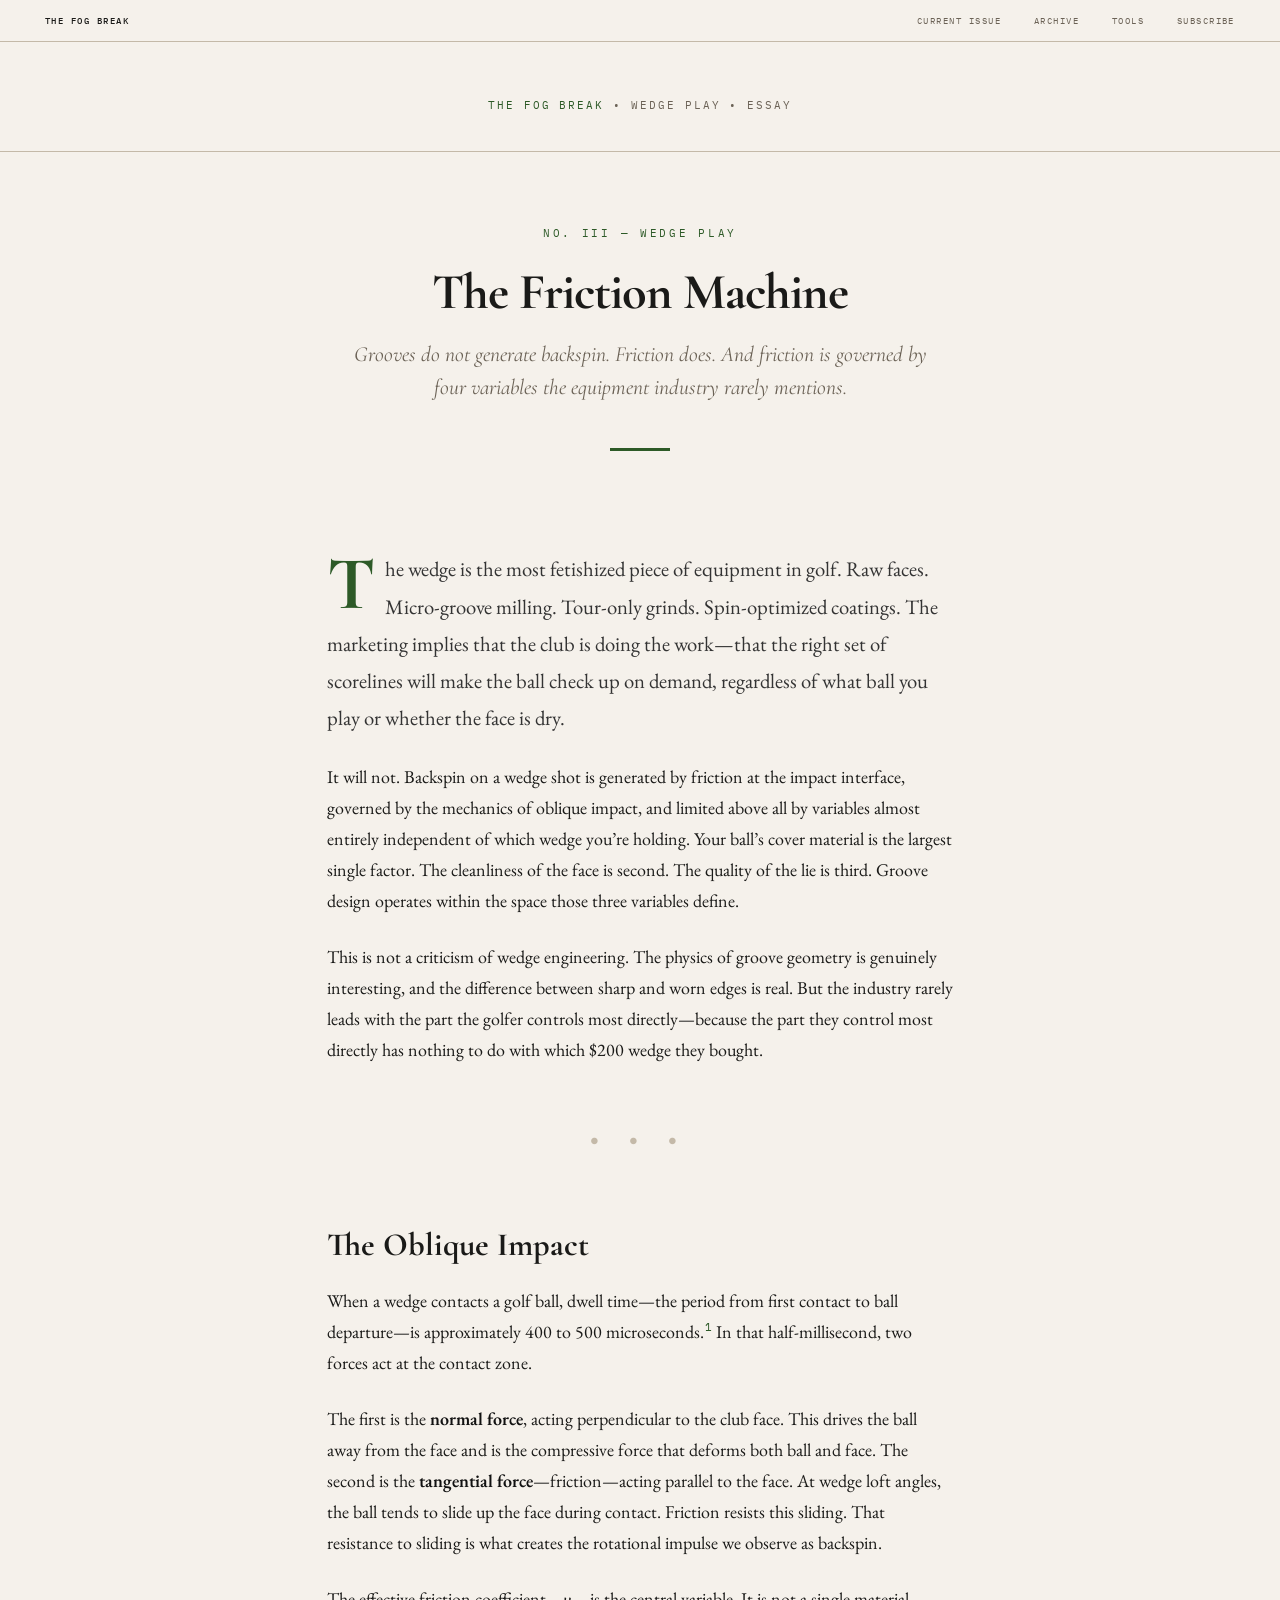
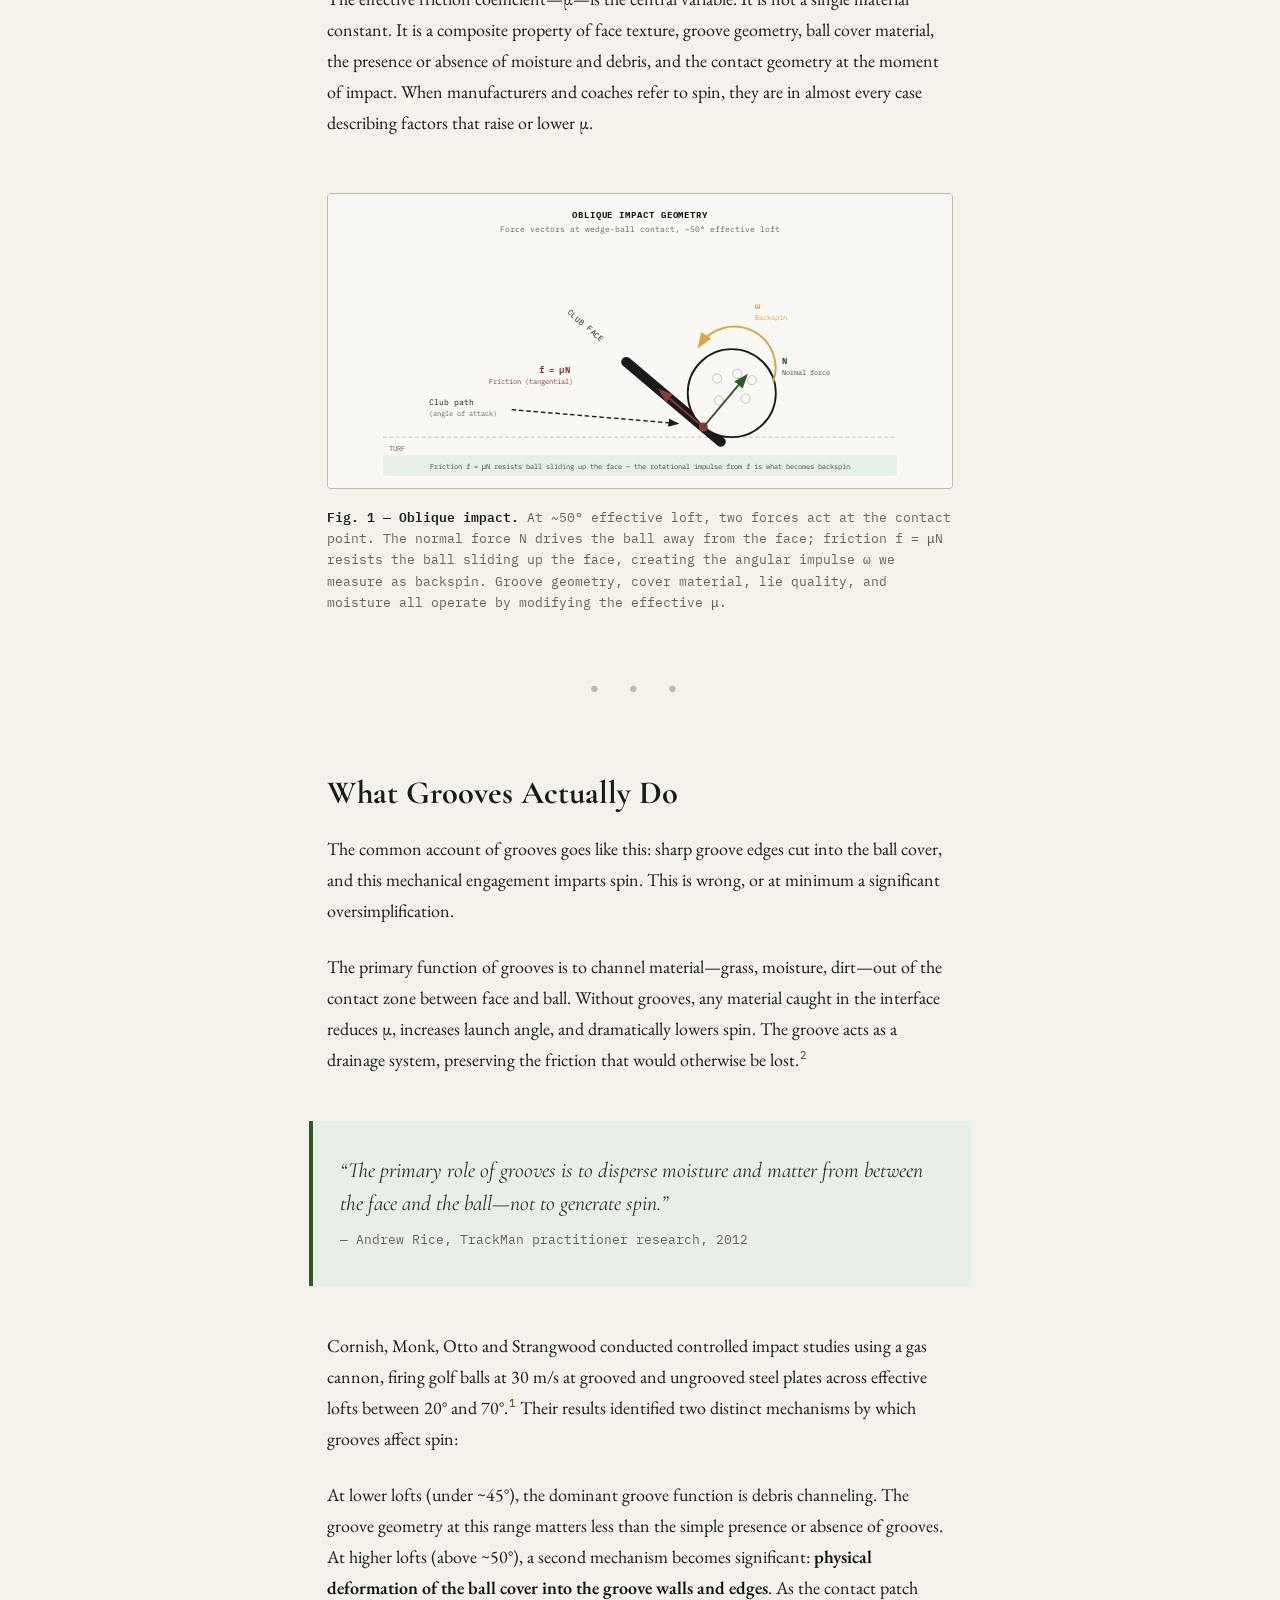
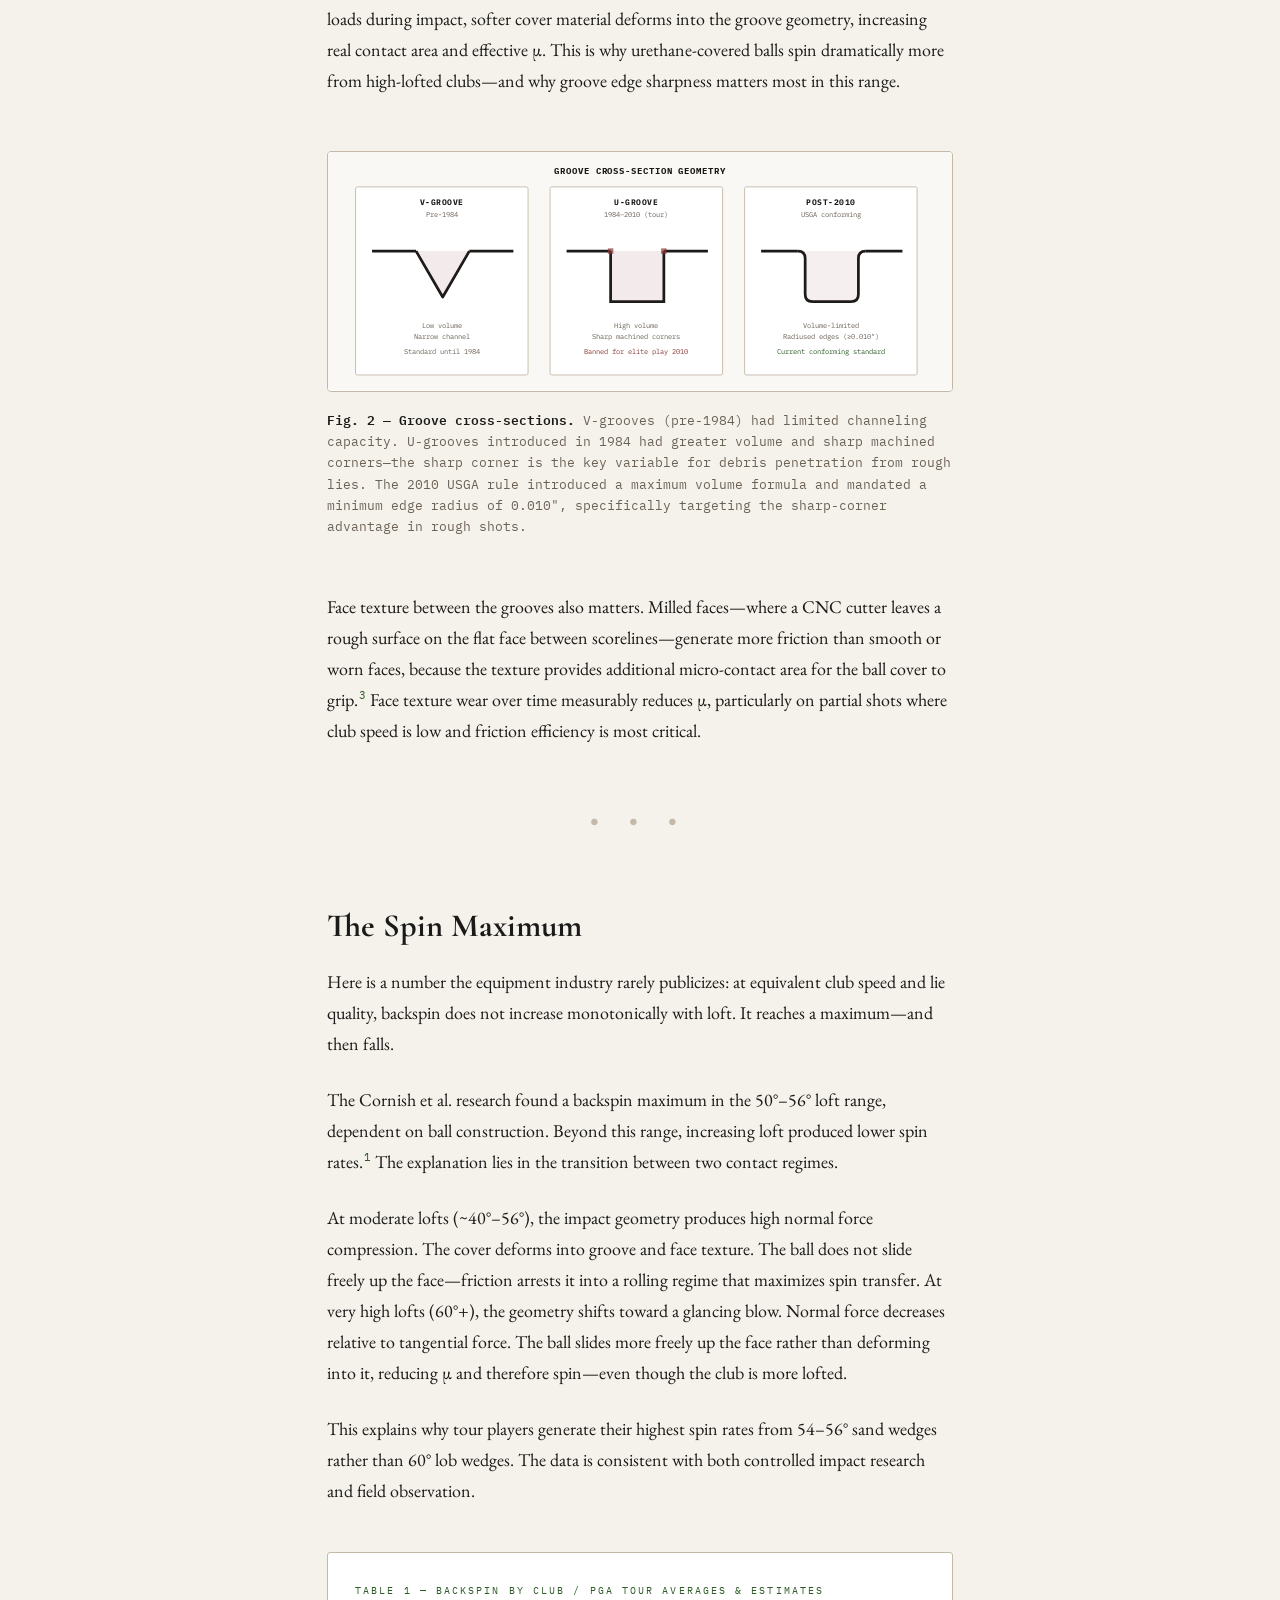
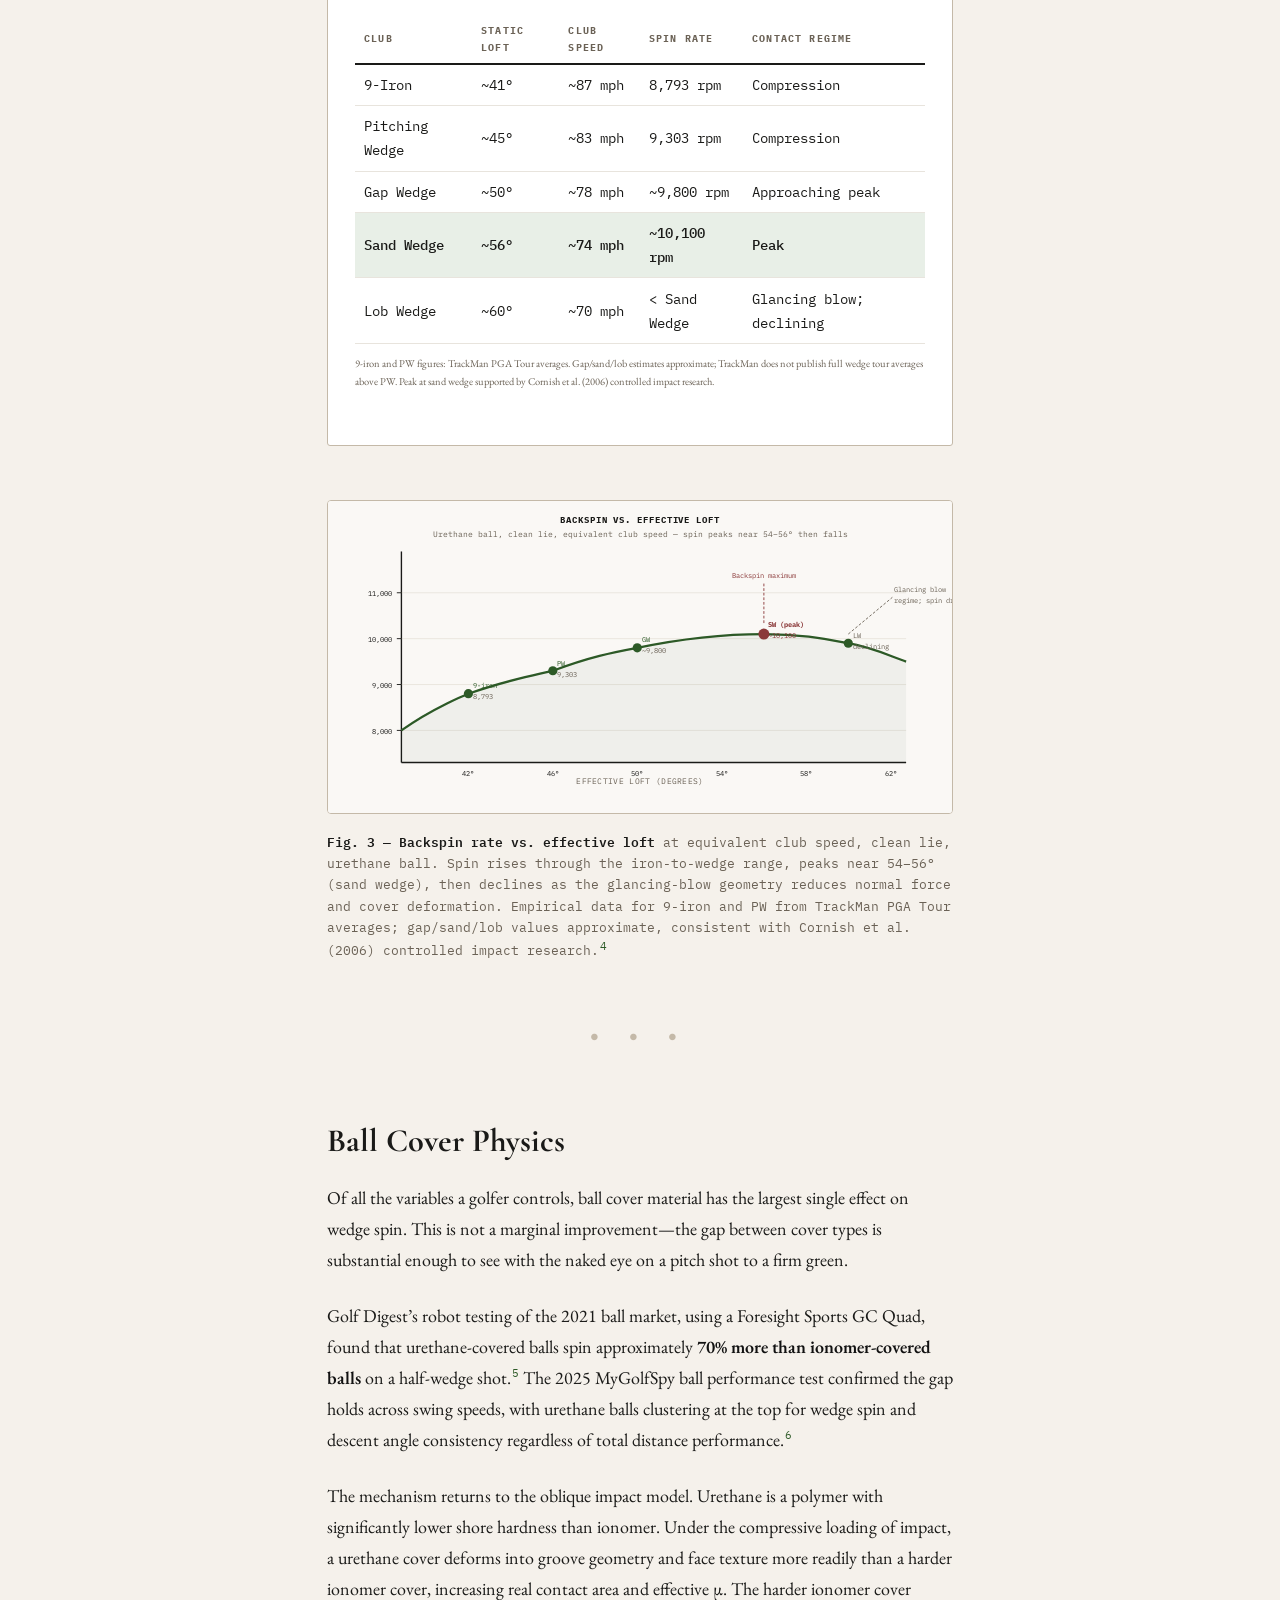
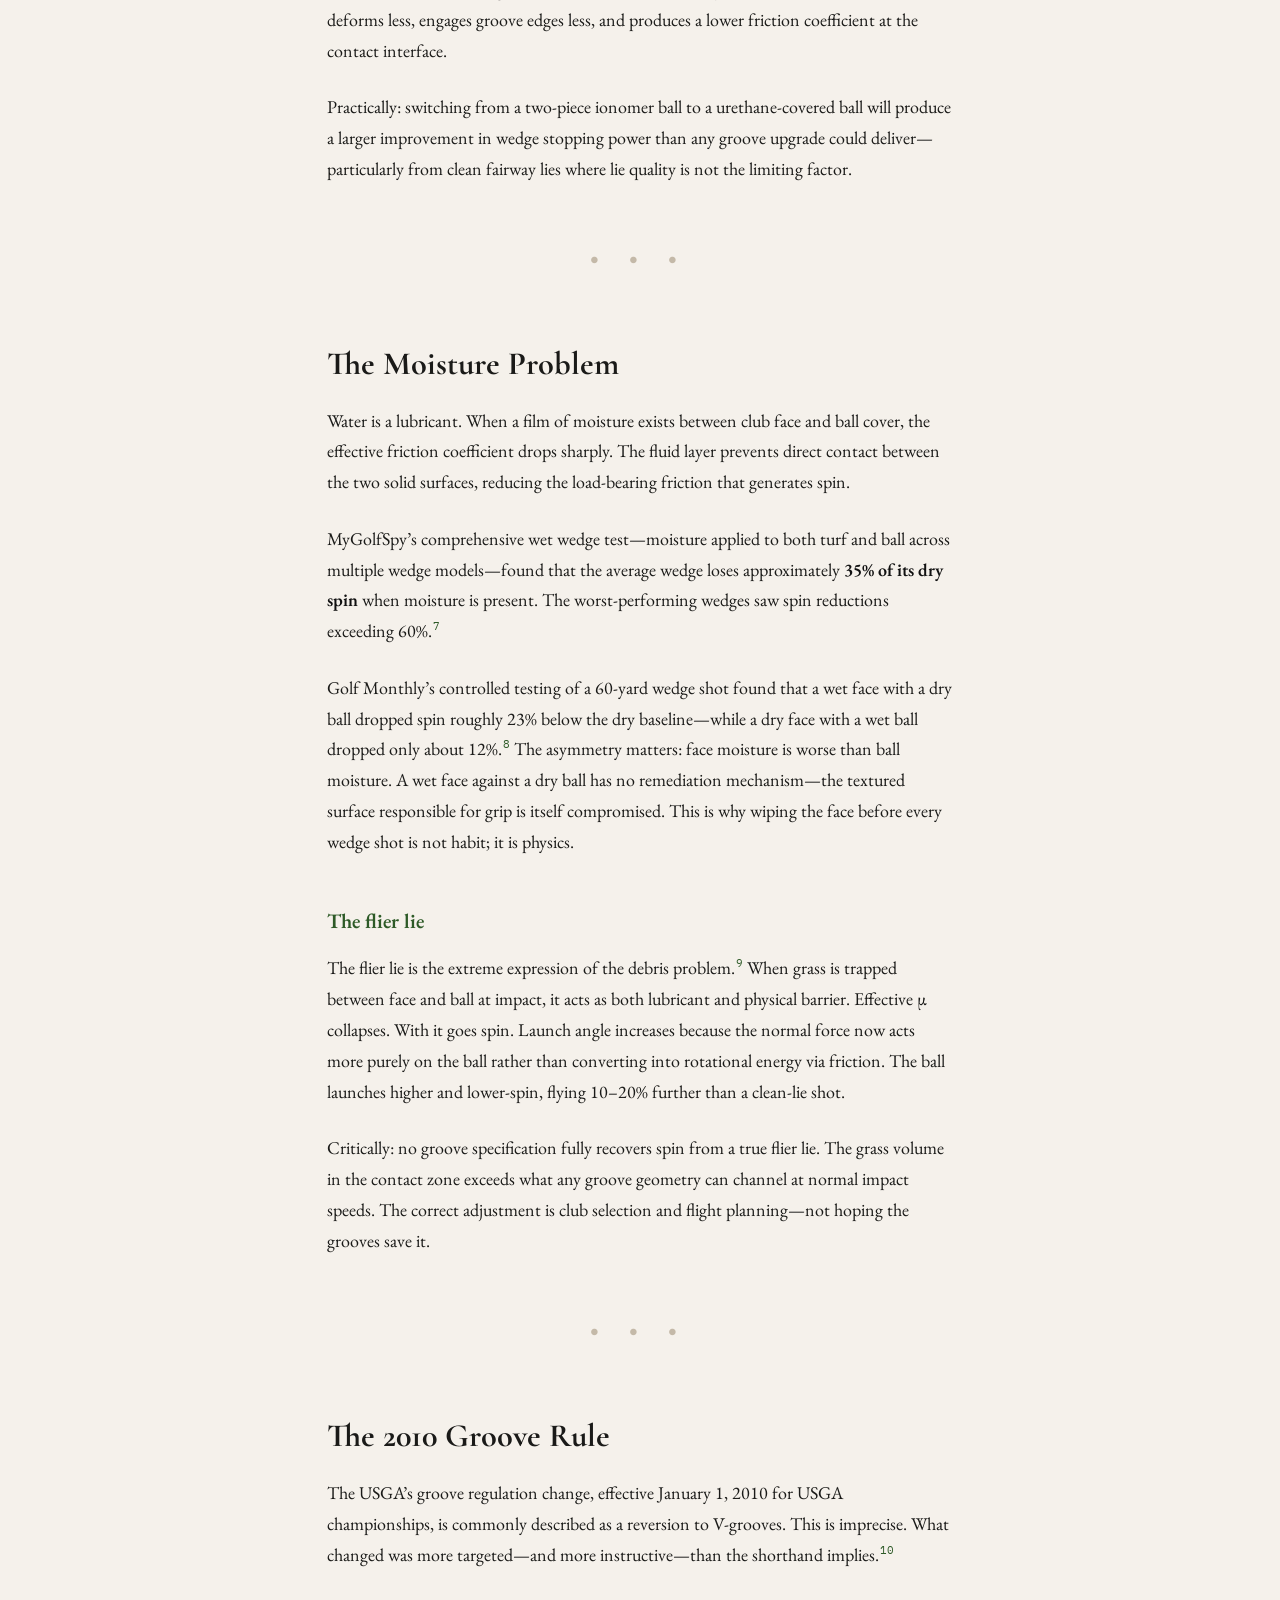
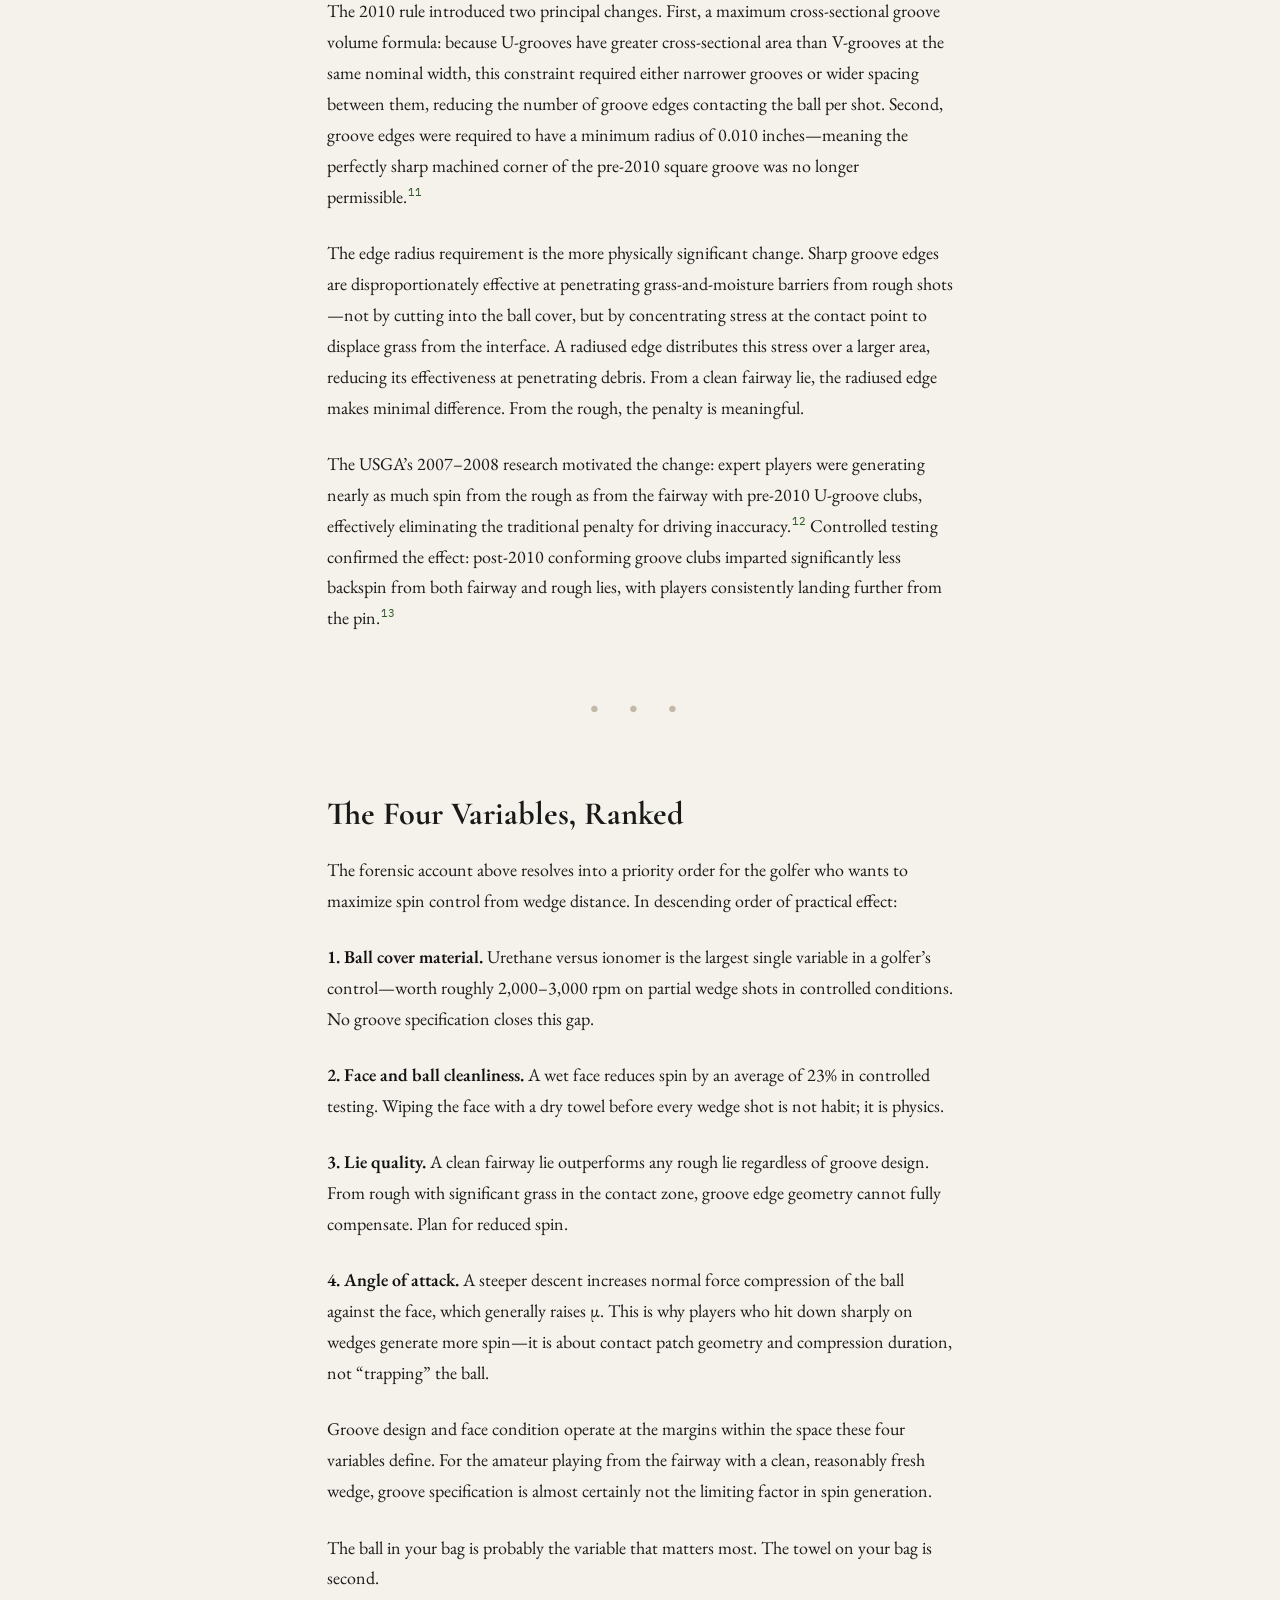
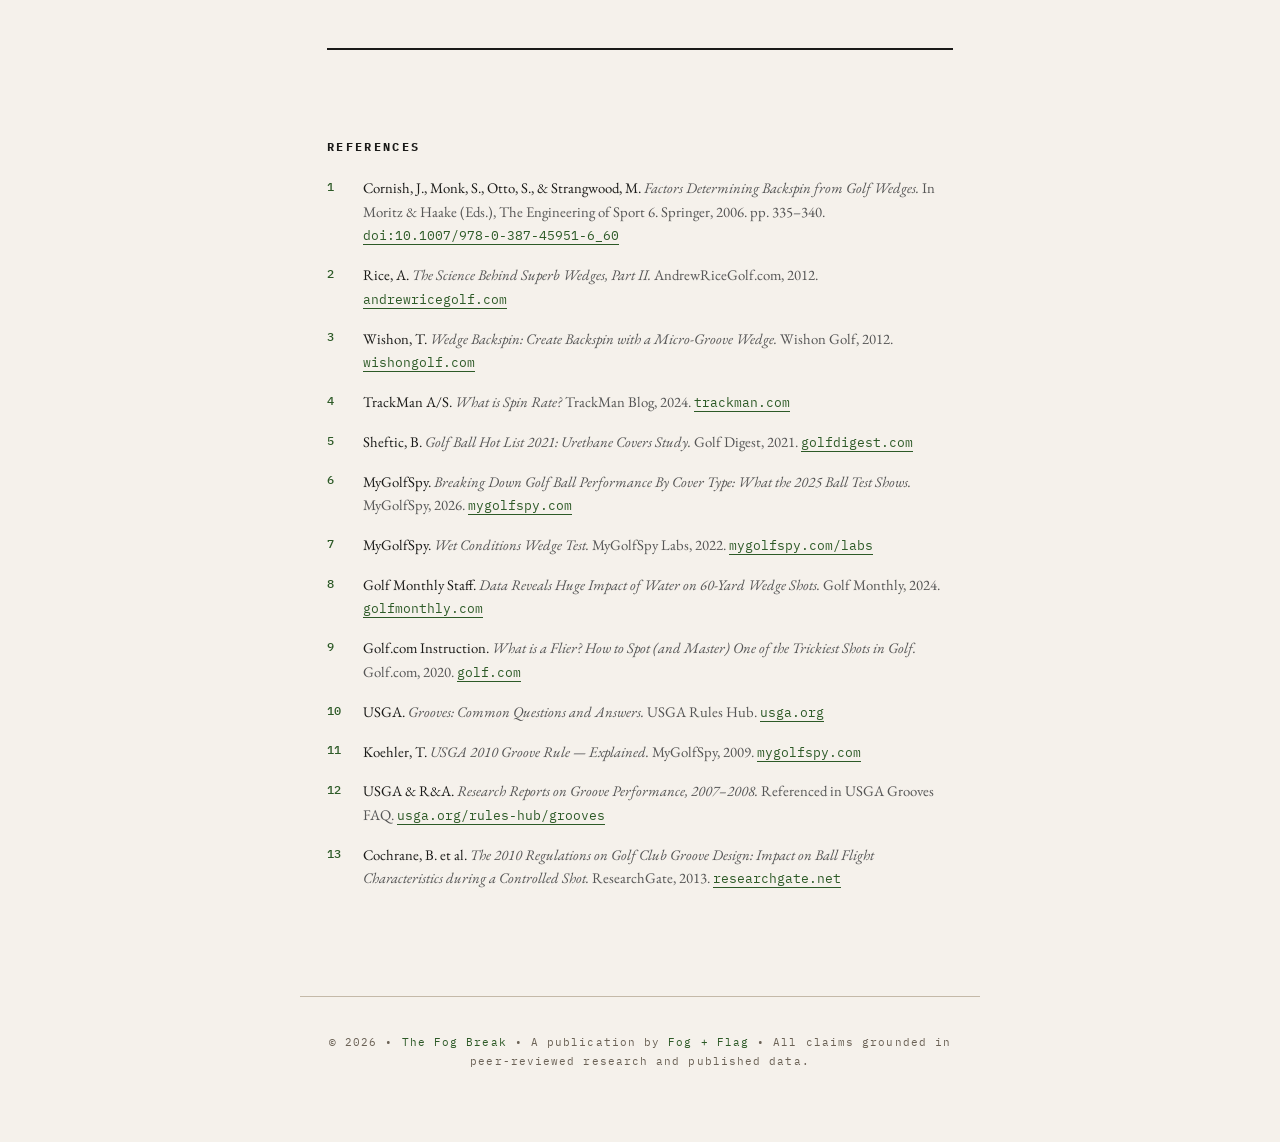
<file: articles/wedge-backspin.html>
<!DOCTYPE html><html lang="en"><head><meta charset="UTF-8"><meta name="viewport" content="width=device-width, initial-scale=1.0"><title>The Friction Machine &mdash; The Fog Break</title><meta name="description" content="Grooves do not generate backspin. Friction does. A forensic look at oblique impact mechanics, cover deformation, and the four variables that actually govern wedge spin."><link rel="canonical" href="https://thefogbreak.com/articles/wedge-backspin.html">
<meta property="og:type" content="article">
<meta property="og:site_name" content="The Fog Break">
<meta property="og:title" content="The Friction Machine — The Fog Break">
<meta property="og:description" content="Grooves do not generate backspin. Friction does. A forensic look at oblique impact mechanics, cover deformation, and the four variables that actually govern wedge spin.">
<meta property="og:url" content="https://thefogbreak.com/articles/wedge-backspin.html">
<meta property="og:image" content="https://thefogbreak.com/assets/og-default.png">
<meta property="og:image:width" content="1200">
<meta property="og:image:height" content="630">
<meta property="article:published_time" content="2026-05-03">
<meta property="article:section" content="Wedge Play">
<meta name="twitter:card" content="summary_large_image">
<meta name="twitter:title" content="The Friction Machine — The Fog Break">
<meta name="twitter:description" content="Grooves do not generate backspin. Friction does. Four variables ranked by practical impact on wedge spin.">
<meta name="twitter:image" content="https://thefogbreak.com/assets/og-default.png">
<script type="application/ld+json">
{
  "@context": "https://schema.org",
  "@type": "Article",
  "headline": "The Friction Machine",
  "description": "Grooves do not generate backspin. Friction does. A forensic examination of oblique impact mechanics, cover deformation, and the four variables that actually govern backspin on a wedge shot.",
  "url": "https://thefogbreak.com/articles/wedge-backspin.html",
  "datePublished": "2026-05-03",
  "dateModified": "2026-05-03",
  "inLanguage": "en-US",
  "author": {
    "@type": "Organization",
    "name": "The Fog Break",
    "url": "https://thefogbreak.com/"
  },
  "publisher": {
    "@type": "Organization",
    "name": "The Fog Break",
    "url": "https://thefogbreak.com/"
  },
  "isPartOf": {
    "@type": "Periodical",
    "name": "The Fog Break",
    "issueNumber": "3"
  },
  "about": [
    {"@type": "Thing", "name": "wedge backspin physics"},
    {"@type": "Thing", "name": "golf ball friction coefficient"},
    {"@type": "Thing", "name": "groove geometry USGA 2010"},
    {"@type": "Thing", "name": "urethane vs ionomer golf ball"},
    {"@type": "Thing", "name": "oblique impact mechanics"}
  ],
  "citation": [
    {"@type": "ScholarlyArticle", "name": "Factors Determining Backspin from Golf Wedges", "author": "Cornish, Monk, Otto, Strangwood", "datePublished": "2006", "url": "https://link.springer.com/chapter/10.1007/978-0-387-45951-6_60"},
    {"@type": "ScholarlyArticle", "name": "The 2010 Regulations on Golf Club Groove Design", "author": "Cochrane et al.", "datePublished": "2013", "url": "https://www.researchgate.net/publication/259923400"}
  ]
}
</script><link href="https://fonts.googleapis.com/css2?family=Cormorant+Garamond:ital,wght@0,300;0,400;0,500;0,600;0,700;1,300;1,400;1,500&family=EB+Garamond:ital,wght@0,400;0,500;0,600;0,700;1,400;1,500&family=IBM+Plex+Mono:wght@300;400;500&display=swap" rel="stylesheet"><style>  :root {    --ink: #1a1a18;    --paper: #f5f1eb;    --accent: #2d5a27;    --accent-light: #e8efe7;    --rule: #c4b9a8;    --caption: #6b6256;    --highlight: #d4a84b;    --red: #8b3a3a;  }  * { margin: 0; padding: 0; box-sizing: border-box; }  html { font-size: 18px; scroll-behavior: smooth; }  body { background: var(--paper); color: var(--ink); font-family: 'EB Garamond', Georgia, serif; line-height: 1.72; -webkit-font-smoothing: antialiased; }  .masthead { text-align: center; padding: 3rem 1.5rem 2rem; border-bottom: 1px solid var(--rule); letter-spacing: 0.18em; font-family: 'IBM Plex Mono', monospace; font-size: 0.6rem; text-transform: uppercase; color: var(--caption); }  .masthead a { color: var(--accent); text-decoration: none; }  .hero { max-width: 800px; margin: 0 auto; padding: 4rem 1.5rem 3rem; text-align: center; }  .hero .kicker { font-family: 'IBM Plex Mono', monospace; font-size: 0.6rem; letter-spacing: 0.25em; text-transform: uppercase; color: var(--accent); margin-bottom: 1.2rem; }  .hero h1 { font-family: 'Cormorant Garamond', serif; font-weight: 900; font-size: 2.8rem; line-height: 1.12; margin-bottom: 1rem; letter-spacing: -0.02em; }  .hero .subtitle { font-family: 'Cormorant Garamond', serif; font-style: italic; font-weight: 400; font-size: 1.2rem; color: var(--caption); line-height: 1.5; max-width: 600px; margin: 0 auto; }  .hero-rule { width: 60px; height: 3px; background: var(--accent); margin: 2.5rem auto; border: none; }  .article { max-width: 680px; margin: 0 auto; padding: 0 1.5rem 5rem; }  .article p { margin-bottom: 1.4rem; font-size: 1rem; }  .article p.lede { font-size: 1.15rem; line-height: 1.8; color: #333; }  .article h2 { font-family: 'Cormorant Garamond', serif; font-weight: 700; font-size: 1.8rem; margin: 3.5rem 0 1.2rem; line-height: 1.2; }  .article h3 { font-family: 'EB Garamond', serif; font-weight: 600; font-size: 1.15rem; margin: 2.5rem 0 0.8rem; color: var(--accent); }  .article .drop-cap::first-letter { font-family: 'Cormorant Garamond', serif; font-weight: 900; float: left; font-size: 4.2rem; line-height: 0.78; padding-right: 0.12em; margin-top: 0.06em; color: var(--accent); }  .pullquote { margin: 2.5rem -1rem; padding: 1.8rem 1.5rem; border-left: 4px solid var(--accent); background: var(--accent-light); font-family: 'Cormorant Garamond', serif; font-style: italic; font-size: 1.2rem; line-height: 1.55; color: #2a2a28; border-radius: 0 4px 4px 0; }  .data-card { margin: 2.5rem 0; padding: 1.6rem 1.5rem; background: #fff; border: 1px solid var(--rule); border-radius: 3px; overflow-x: auto; }  .data-card .card-label { font-family: 'IBM Plex Mono', monospace; font-size: 0.58rem; letter-spacing: 0.2em; text-transform: uppercase; color: var(--accent); margin-bottom: 0.8rem; }  .data-card table { width: 100%; border-collapse: collapse; font-size: 0.85rem; }  .data-card th { text-align: left; font-family: 'IBM Plex Mono', monospace; font-size: 0.55rem; letter-spacing: 0.12em; text-transform: uppercase; color: var(--caption); padding: 0.4rem 0.5rem; border-bottom: 2px solid var(--ink); }  .data-card td { padding: 0.45rem 0.5rem; border-bottom: 1px solid #e8e4dd; font-family: 'IBM Plex Mono', monospace; font-size: 0.78rem; }  .data-card tr.highlight td { background: var(--accent-light); font-weight: 500; }  .data-card .note { font-size: 0.58rem; color: var(--caption); margin-top: 0.6rem; }  .article-figure { margin: 3rem 0; }  .article-figure svg { width: 100%; height: auto; background: #fff; border: 1px solid var(--rule); border-radius: 4px; display: block; }  .article-figure figcaption { margin-top: 1rem; font-family: 'IBM Plex Mono', monospace; font-size: 0.72rem; color: var(--caption); line-height: 1.65; }  .article-figure figcaption strong { color: var(--ink); }  .section-break { text-align: center; margin: 3rem 0; color: var(--rule); font-size: 1.4rem; letter-spacing: 0.5em; }  .article strong { font-weight: 600; color: #111; }  sup.ref { font-family: 'IBM Plex Mono', monospace; font-size: 0.6rem; color: var(--accent); margin-left: 1px; }  sup.ref a { color: var(--accent); text-decoration: none; }  sup.ref a:hover { text-decoration: underline; }  .references { margin-top: 3rem; padding-top: 1.5rem; border-top: 2px solid var(--ink); }  .references h2 { font-family: 'IBM Plex Mono', monospace; font-size: 0.65rem; letter-spacing: 0.2em; text-transform: uppercase; color: var(--ink); margin-bottom: 1.2rem; }  .references ol { list-style: none; counter-reset: ref-counter; padding: 0; }  .references li { counter-increment: ref-counter; margin-bottom: 0.9rem; font-size: 0.82rem; line-height: 1.6; color: #555; padding-left: 2rem; position: relative; }  .references li::before { content: counter(ref-counter); position: absolute; left: 0; font-family: 'IBM Plex Mono', monospace; font-size: 0.65rem; color: var(--accent); font-weight: 500; top: 0.1rem; }  .references li .ref-authors { color: var(--ink); }  .references li .ref-title { font-style: italic; }  .references li a { color: var(--accent); text-decoration: none; border-bottom: 1px solid var(--accent); padding-bottom: 1px; font-family: 'IBM Plex Mono', monospace; font-size: 0.7rem; }  .footer { max-width: 680px; margin: 0 auto; padding: 2rem 1.5rem 4rem; border-top: 1px solid var(--rule); font-family: 'IBM Plex Mono', monospace; font-size: 0.6rem; letter-spacing: 0.1em; color: var(--caption); text-align: center; }  .footer a { color: var(--accent); text-decoration: none; }  .site-nav { display: flex; justify-content: space-between; align-items: center; padding: 0.7rem 2.5rem; border-bottom: 1px solid var(--rule); font-family: 'IBM Plex Mono', monospace; font-size: 0.52rem; letter-spacing: 0.16em; text-transform: uppercase; }  .site-nav .nav-home { color: var(--ink); text-decoration: none; font-weight: 500; }  .site-nav .nav-home:hover { color: var(--accent); }  .site-nav .nav-links { display: flex; gap: 1.8rem; }  .site-nav .nav-links a { color: var(--caption); text-decoration: none; transition: color 0.2s; }  .site-nav .nav-links a:hover { color: var(--accent); }  @media (max-width: 600px) { html { font-size: 16px; } .hero h1 { font-size: 2rem; } .hero .subtitle { font-size: 1.05rem; } .pullquote { margin: 2rem 0; font-size: 1.05rem; } .article h2 { font-size: 1.5rem; } }</style></head><body>

<nav class="site-nav"><a class="nav-home" href="/">The Fog Break</a><div class="nav-links"><a href="/">Current Issue</a><a href="/#archive">Archive</a><a href="/tools/">Tools</a><a href="/#subscribe">Subscribe</a></div></nav>

<div class="masthead"><a href="/">The Fog Break</a> &bull; Wedge Play &bull; Essay</div>

<div class="hero"><div class="kicker">No. III &mdash; Wedge Play</div><h1>The Friction Machine</h1><p class="subtitle">Grooves do not generate backspin. Friction does. And friction is governed by four variables the equipment industry rarely mentions.</p><hr class="hero-rule"></div>

<div class="article">

<p class="lede drop-cap">The wedge is the most fetishized piece of equipment in golf. Raw faces. Micro-groove milling. Tour-only grinds. Spin-optimized coatings. The marketing implies that the club is doing the work&mdash;that the right set of scorelines will make the ball check up on demand, regardless of what ball you play or whether the face is dry.</p>

<p>It will not. Backspin on a wedge shot is generated by friction at the impact interface, governed by the mechanics of oblique impact, and limited above all by variables almost entirely independent of which wedge you&rsquo;re holding. Your ball&rsquo;s cover material is the largest single factor. The cleanliness of the face is second. The quality of the lie is third. Groove design operates within the space those three variables define.</p>

<p>This is not a criticism of wedge engineering. The physics of groove geometry is genuinely interesting, and the difference between sharp and worn edges is real. But the industry rarely leads with the part the golfer controls most directly&mdash;because the part they control most directly has nothing to do with which $200 wedge they bought.</p>

<div class="section-break">&bull; &bull; &bull;</div>

<h2>The Oblique Impact</h2>

<p>When a wedge contacts a golf ball, dwell time&mdash;the period from first contact to ball departure&mdash;is approximately 400 to 500 microseconds.<sup class="ref"><a href="#ref1">1</a></sup> In that half-millisecond, two forces act at the contact zone.</p>

<p>The first is the <strong>normal force</strong>, acting perpendicular to the club face. This drives the ball away from the face and is the compressive force that deforms both ball and face. The second is the <strong>tangential force</strong>&mdash;friction&mdash;acting parallel to the face. At wedge loft angles, the ball tends to slide up the face during contact. Friction resists this sliding. That resistance to sliding is what creates the rotational impulse we observe as backspin.</p>

<p>The effective friction coefficient&mdash;&mu;&mdash;is the central variable. It is not a single material constant. It is a composite property of face texture, groove geometry, ball cover material, the presence or absence of moisture and debris, and the contact geometry at the moment of impact. When manufacturers and coaches refer to spin, they are in almost every case describing factors that raise or lower &mu;.</p>

<figure class="article-figure">
  <svg viewBox="0 0 680 320" xmlns="http://www.w3.org/2000/svg">
    <rect width="100%" height="100%" fill="#faf8f5"/>
    <text x="340" y="26" text-anchor="middle" font-family="'IBM Plex Mono',monospace" font-size="10" font-weight="700" fill="#1a1a18" letter-spacing="0.1em">OBLIQUE IMPACT GEOMETRY</text>
    <text x="340" y="41" text-anchor="middle" font-family="'IBM Plex Mono',monospace" font-size="8.5" fill="#6b6256">Force vectors at wedge-ball contact, ~50&#176; effective loft</text>
  
    <line x1="60" y1="265" x2="620" y2="265" stroke="#c4b9a8" stroke-width="1" stroke-dasharray="4,3"/>
    <text x="66" y="280" font-family="'IBM Plex Mono',monospace" font-size="8" fill="#6b6256" letter-spacing="0.04em">TURF</text>
  
    <line x1="325" y1="183" x2="428" y2="270" stroke="#1a1a18" stroke-width="11" stroke-linecap="round"/>
    
    <text x="260" y="130" font-family="'IBM Plex Mono',monospace" font-size="8.5" fill="#1a1a18" transform="rotate(40,260,130)">CLUB FACE</text>
  
    <circle cx="440" cy="217" r="48" fill="#faf8f5" stroke="#1a1a18" stroke-width="2"/>
    <circle cx="424" cy="201" r="5" fill="none" stroke="#1a1a18" stroke-width="0.8" opacity="0.3"/>
    <circle cx="446" cy="196" r="5" fill="none" stroke="#1a1a18" stroke-width="0.8" opacity="0.3"/>
    <circle cx="462" cy="203" r="5" fill="none" stroke="#1a1a18" stroke-width="0.8" opacity="0.3"/>
    <circle cx="455" cy="223" r="5" fill="none" stroke="#1a1a18" stroke-width="0.8" opacity="0.3"/>
    <circle cx="426" cy="225" r="5" fill="none" stroke="#1a1a18" stroke-width="0.8" opacity="0.3"/>
  
    <circle cx="409" cy="254" r="5" fill="#8b3a3a"/>
  
    <defs>
      <marker id="an" markerWidth="8" markerHeight="8" refX="6" refY="3" orient="auto"><path d="M0,0 L0,6 L8,3 Z" fill="#2d5a27"/></marker>
      <marker id="ar" markerWidth="8" markerHeight="8" refX="6" refY="3" orient="auto"><path d="M0,0 L0,6 L8,3 Z" fill="#8b3a3a"/></marker>
      <marker id="ag" markerWidth="8" markerHeight="8" refX="6" refY="3" orient="auto"><path d="M0,0 L0,6 L8,3 Z" fill="#d4a84b"/></marker>
      <marker id="ab" markerWidth="8" markerHeight="8" refX="6" refY="3" orient="auto"><path d="M0,0 L0,6 L8,3 Z" fill="#1a1a18"/></marker>
    </defs>
  
    <line x1="409" y1="254" x2="455" y2="199" stroke="#2d5a27" stroke-width="2" marker-end="url(#an)"/>
    <text x="495" y="185" font-family="'IBM Plex Mono',monospace" font-size="10" fill="#2d5a27" font-weight="700">N</text>
    <text x="495" y="197" font-family="'IBM Plex Mono',monospace" font-size="8" fill="#2d5a27">Normal force</text>
  
    <line x1="409" y1="254" x2="363" y2="215" stroke="#8b3a3a" stroke-width="2" marker-end="url(#ar)"/>
    <text x="230" y="195" font-family="'IBM Plex Mono',monospace" font-size="10" fill="#8b3a3a" font-weight="700">f = &#956;N</text>
    <text x="175" y="207" font-family="'IBM Plex Mono',monospace" font-size="8" fill="#8b3a3a">Friction (tangential)</text>
  
    <path d="M 485,205 A 45,45 0 0 0 405,165" fill="none" stroke="#d4a84b" stroke-width="2.2" marker-end="url(#ag)"/>
    <text x="465" y="125" font-family="'IBM Plex Mono',monospace" font-size="10" fill="#d4a84b" font-weight="700">&#969;</text>
    <text x="465" y="137" font-family="'IBM Plex Mono',monospace" font-size="8" fill="#d4a84b">Backspin</text>
  
    <line x1="200" y1="235" x2="380" y2="250" stroke="#1a1a18" stroke-width="1.5" stroke-dasharray="5,3" marker-end="url(#ab)"/>
    <text x="110" y="230" font-family="'IBM Plex Mono',monospace" font-size="8.5" fill="#1a1a18">Club path</text>
    <text x="110" y="242" font-family="'IBM Plex Mono',monospace" font-size="7.5" fill="#6b6256">(angle of attack)</text>
  
    <rect x="60" y="285" width="560" height="22" fill="#e8efe7" rx="2"/>
    <text x="340" y="300" text-anchor="middle" font-family="'IBM Plex Mono',monospace" font-size="8" fill="#2d5a27">Friction f = &#956;N resists ball sliding up the face &mdash; the rotational impulse from f is what becomes backspin</text>
  </svg>
<figcaption><strong>Fig. 1 &mdash; Oblique impact.</strong> At ~50&deg; effective loft, two forces act at the contact point. The normal force N drives the ball away from the face; friction f = &mu;N resists the ball sliding up the face, creating the angular impulse &omega; we measure as backspin. Groove geometry, cover material, lie quality, and moisture all operate by modifying the effective &mu;.</figcaption></figure>

<div class="section-break">&bull; &bull; &bull;</div>

<h2>What Grooves Actually Do</h2>

<p>The common account of grooves goes like this: sharp groove edges cut into the ball cover, and this mechanical engagement imparts spin. This is wrong, or at minimum a significant oversimplification.</p>

<p>The primary function of grooves is to channel material&mdash;grass, moisture, dirt&mdash;out of the contact zone between face and ball. Without grooves, any material caught in the interface reduces &mu;, increases launch angle, and dramatically lowers spin. The groove acts as a drainage system, preserving the friction that would otherwise be lost.<sup class="ref"><a href="#ref2">2</a></sup></p>

<div class="pullquote">&ldquo;The primary role of grooves is to disperse moisture and matter from between the face and the ball&mdash;not to generate spin.&rdquo;<br><span style="font-family:'IBM Plex Mono',monospace;font-size:0.7rem;font-style:normal;color:#6b6256;">&mdash; Andrew Rice, TrackMan practitioner research, 2012</span></div>

<p>Cornish, Monk, Otto and Strangwood conducted controlled impact studies using a gas cannon, firing golf balls at 30 m/s at grooved and ungrooved steel plates across effective lofts between 20&deg; and 70&deg;.<sup class="ref"><a href="#ref1">1</a></sup> Their results identified two distinct mechanisms by which grooves affect spin:</p>

<p>At lower lofts (under ~45&deg;), the dominant groove function is debris channeling. The groove geometry at this range matters less than the simple presence or absence of grooves. At higher lofts (above ~50&deg;), a second mechanism becomes significant: <strong>physical deformation of the ball cover into the groove walls and edges</strong>. As the contact patch loads during impact, softer cover material deforms into the groove geometry, increasing real contact area and effective &mu;. This is why urethane-covered balls spin dramatically more from high-lofted clubs&mdash;and why groove edge sharpness matters most in this range.</p>

<figure class="article-figure">
  <svg viewBox="0 0 680 260" xmlns="http://www.w3.org/2000/svg">
    <rect width="100%" height="100%" fill="#faf8f5"/>
    <text x="340" y="24" text-anchor="middle" font-family="'IBM Plex Mono',monospace" font-size="10" font-weight="700" fill="#1a1a18" letter-spacing="0.1em">GROOVE CROSS-SECTION GEOMETRY</text>
    <rect x="30" y="38" width="188" height="205" fill="#fff" stroke="#c4b9a8" stroke-width="1" rx="2"/>
    <rect x="242" y="38" width="188" height="205" fill="#fff" stroke="#c4b9a8" stroke-width="1" rx="2"/>
    <rect x="454" y="38" width="188" height="205" fill="#fff" stroke="#c4b9a8" stroke-width="1" rx="2"/>
    
    <text x="124" y="58" text-anchor="middle" font-family="'IBM Plex Mono',monospace" font-size="9" font-weight="700" fill="#1a1a18" letter-spacing="0.06em">V-GROOVE</text>
    <text x="124" y="71" text-anchor="middle" font-family="'IBM Plex Mono',monospace" font-size="7.5" fill="#6b6256">Pre-1984</text>
    <line x1="48" y1="108" x2="96" y2="108" stroke="#1a1a18" stroke-width="3"/>
    <line x1="154" y1="108" x2="202" y2="108" stroke="#1a1a18" stroke-width="3"/>
    <path d="M 96,108 L 125,158 L 154,108" fill="none" stroke="#1a1a18" stroke-width="3" stroke-linejoin="round"/>
    <path d="M 96,108 L 125,158 L 154,108 Z" fill="#8b3a3a" opacity="0.10"/>
    <text x="124" y="192" text-anchor="middle" font-family="'IBM Plex Mono',monospace" font-size="7.5" fill="#6b6256">Low volume</text>
    <text x="124" y="204" text-anchor="middle" font-family="'IBM Plex Mono',monospace" font-size="7.5" fill="#6b6256">Narrow channel</text>
    <text x="124" y="220" text-anchor="middle" font-family="'IBM Plex Mono',monospace" font-size="7.5" fill="#6b6256">Standard until 1984</text>
    
    <text x="336" y="58" text-anchor="middle" font-family="'IBM Plex Mono',monospace" font-size="9" font-weight="700" fill="#1a1a18" letter-spacing="0.06em">U-GROOVE</text>
    <text x="336" y="71" text-anchor="middle" font-family="'IBM Plex Mono',monospace" font-size="7.5" fill="#6b6256">1984&ndash;2010 (tour)</text>
    <line x1="260" y1="108" x2="308" y2="108" stroke="#1a1a18" stroke-width="3"/>
    <line x1="366" y1="108" x2="414" y2="108" stroke="#1a1a18" stroke-width="3"/>
    <path d="M 308,108 L 308,163 L 366,163 L 366,108" fill="none" stroke="#1a1a18" stroke-width="3" stroke-linejoin="miter"/>
    <rect x="305" y="105" width="6" height="6" fill="#8b3a3a" opacity="0.7"/>
    <rect x="363" y="105" width="6" height="6" fill="#8b3a3a" opacity="0.7"/>
    <path d="M 308,108 L 308,163 L 366,163 L 366,108 Z" fill="#8b3a3a" opacity="0.10"/>
    <text x="336" y="192" text-anchor="middle" font-family="'IBM Plex Mono',monospace" font-size="7.5" fill="#6b6256">High volume</text>
    <text x="336" y="204" text-anchor="middle" font-family="'IBM Plex Mono',monospace" font-size="7.5" fill="#6b6256">Sharp machined corners</text>
    <text x="336" y="220" text-anchor="middle" font-family="'IBM Plex Mono',monospace" font-size="7.5" fill="#8b3a3a">Banned for elite play 2010</text>
    
    <text x="548" y="58" text-anchor="middle" font-family="'IBM Plex Mono',monospace" font-size="9" font-weight="700" fill="#1a1a18" letter-spacing="0.06em">POST-2010</text>
    <text x="548" y="71" text-anchor="middle" font-family="'IBM Plex Mono',monospace" font-size="7.5" fill="#6b6256">USGA conforming</text>
    <line x1="472" y1="108" x2="512" y2="108" stroke="#1a1a18" stroke-width="3"/>
    <line x1="586" y1="108" x2="626" y2="108" stroke="#1a1a18" stroke-width="3"/>
    
    <path d="M 512,108 Q 520,108 520,116 L 520,155 Q 520,163 528,163 L 570,163 Q 578,163 578,155 L 578,116 Q 578,108 586,108" fill="none" stroke="#1a1a18" stroke-width="3"/>
    <path d="M 512,108 Q 520,108 520,116 L 520,155 Q 520,163 528,163 L 570,163 Q 578,163 578,155 L 578,116 Q 578,108 586,108 Z" fill="#8b3a3a" opacity="0.08"/>
    <text x="548" y="192" text-anchor="middle" font-family="'IBM Plex Mono',monospace" font-size="7.5" fill="#6b6256">Volume-limited</text>
    <text x="548" y="204" text-anchor="middle" font-family="'IBM Plex Mono',monospace" font-size="7.5" fill="#6b6256">Radiused edges (&ge;0.010&quot;)</text>
    <text x="548" y="220" text-anchor="middle" font-family="'IBM Plex Mono',monospace" font-size="7.5" fill="#2d5a27">Current conforming standard</text>
  </svg>
<figcaption><strong>Fig. 2 &mdash; Groove cross-sections.</strong> V-grooves (pre-1984) had limited channeling capacity. U-grooves introduced in 1984 had greater volume and sharp machined corners&mdash;the sharp corner is the key variable for debris penetration from rough lies. The 2010 USGA rule introduced a maximum volume formula and mandated a minimum edge radius of 0.010&quot;, specifically targeting the sharp-corner advantage in rough shots.</figcaption></figure>

<p>Face texture between the grooves also matters. Milled faces&mdash;where a CNC cutter leaves a rough surface on the flat face between scorelines&mdash;generate more friction than smooth or worn faces, because the texture provides additional micro-contact area for the ball cover to grip.<sup class="ref"><a href="#ref3">3</a></sup> Face texture wear over time measurably reduces &mu;, particularly on partial shots where club speed is low and friction efficiency is most critical.</p>

<div class="section-break">&bull; &bull; &bull;</div>

<h2>The Spin Maximum</h2>

<p>Here is a number the equipment industry rarely publicizes: at equivalent club speed and lie quality, backspin does not increase monotonically with loft. It reaches a maximum&mdash;and then falls.</p>

<p>The Cornish et al. research found a backspin maximum in the 50&deg;&ndash;56&deg; loft range, dependent on ball construction. Beyond this range, increasing loft produced lower spin rates.<sup class="ref"><a href="#ref1">1</a></sup> The explanation lies in the transition between two contact regimes.</p>

<p>At moderate lofts (~40&deg;&ndash;56&deg;), the impact geometry produces high normal force compression. The cover deforms into groove and face texture. The ball does not slide freely up the face&mdash;friction arrests it into a rolling regime that maximizes spin transfer. At very high lofts (60&deg;+), the geometry shifts toward a glancing blow. Normal force decreases relative to tangential force. The ball slides more freely up the face rather than deforming into it, reducing &mu; and therefore spin&mdash;even though the club is more lofted.</p>

<p>This explains why tour players generate their highest spin rates from 54&ndash;56&deg; sand wedges rather than 60&deg; lob wedges. The data is consistent with both controlled impact research and field observation.</p>

<div class="data-card"><div class="card-label">Table 1 &mdash; Backspin by Club / PGA Tour Averages &amp; Estimates</div><table><thead><tr><th>Club</th><th>Static Loft</th><th>Club Speed</th><th>Spin Rate</th><th>Contact Regime</th></tr></thead><tbody><tr><td>9-Iron</td><td>~41&deg;</td><td>~87 mph</td><td>8,793 rpm</td><td>Compression</td></tr><tr><td>Pitching Wedge</td><td>~45&deg;</td><td>~83 mph</td><td>9,303 rpm</td><td>Compression</td></tr><tr><td>Gap Wedge</td><td>~50&deg;</td><td>~78 mph</td><td>~9,800 rpm</td><td>Approaching peak</td></tr><tr class="highlight"><td>Sand Wedge</td><td>~56&deg;</td><td>~74 mph</td><td>~10,100 rpm</td><td>Peak</td></tr><tr><td>Lob Wedge</td><td>~60&deg;</td><td>~70 mph</td><td>&lt; Sand Wedge</td><td>Glancing blow; declining</td></tr></tbody></table><p class="note">9-iron and PW figures: TrackMan PGA Tour averages. Gap/sand/lob estimates approximate; TrackMan does not publish full wedge tour averages above PW. Peak at sand wedge supported by Cornish et al. (2006) controlled impact research.</p></div>

<figure class="article-figure">
  <svg viewBox="0 0 680 340" xmlns="http://www.w3.org/2000/svg">
    <rect width="100%" height="100%" fill="#faf8f5"/>
    <text x="340" y="24" text-anchor="middle" font-family="'IBM Plex Mono',monospace" font-size="10" font-weight="700" fill="#1a1a18" letter-spacing="0.1em">BACKSPIN VS. EFFECTIVE LOFT</text>
    <text x="340" y="39" text-anchor="middle" font-family="'IBM Plex Mono',monospace" font-size="8.5" fill="#6b6256">Urethane ball, clean lie, equivalent club speed &mdash; spin peaks near 54&ndash;56&#176; then falls</text>
    
    <line x1="80" y1="55" x2="80" y2="285" stroke="#1a1a18" stroke-width="1.5"/>
    <line x1="80" y1="285" x2="630" y2="285" stroke="#1a1a18" stroke-width="1.5"/>
    
    <line x1="75" y1="250" x2="80" y2="250" stroke="#1a1a18" stroke-width="1"/>
    <text x="70" y="254" text-anchor="end" font-family="'IBM Plex Mono',monospace" font-size="8" fill="#1a1a18">8,000</text>
    <line x1="75" y1="200" x2="80" y2="200" stroke="#1a1a18" stroke-width="1"/>
    <text x="70" y="204" text-anchor="end" font-family="'IBM Plex Mono',monospace" font-size="8" fill="#1a1a18">9,000</text>
    <line x1="75" y1="150" x2="80" y2="150" stroke="#1a1a18" stroke-width="1"/>
    <text x="70" y="154" text-anchor="end" font-family="'IBM Plex Mono',monospace" font-size="8" fill="#1a1a18">10,000</text>
    <line x1="75" y1="100" x2="80" y2="100" stroke="#1a1a18" stroke-width="1"/>
    <text x="70" y="104" text-anchor="end" font-family="'IBM Plex Mono',monospace" font-size="8" fill="#1a1a18">11,000</text>
    
    <line x1="80" y1="250" x2="630" y2="250" stroke="#c4b9a8" stroke-width="0.5" opacity="0.6"/>
    <line x1="80" y1="200" x2="630" y2="200" stroke="#c4b9a8" stroke-width="0.5" opacity="0.6"/>
    <line x1="80" y1="150" x2="630" y2="150" stroke="#c4b9a8" stroke-width="0.5" opacity="0.6"/>
    <line x1="80" y1="100" x2="630" y2="100" stroke="#c4b9a8" stroke-width="0.5" opacity="0.6"/>
    
    <text x="340" y="308" text-anchor="middle" font-family="'IBM Plex Mono',monospace" font-size="8.5" fill="#6b6256" letter-spacing="0.04em">EFFECTIVE LOFT (DEGREES)</text>
    <text x="153" y="300" text-anchor="middle" font-family="'IBM Plex Mono',monospace" font-size="8" fill="#1a1a18">42&#176;</text>
    <text x="245" y="300" text-anchor="middle" font-family="'IBM Plex Mono',monospace" font-size="8" fill="#1a1a18">46&#176;</text>
    <text x="337" y="300" text-anchor="middle" font-family="'IBM Plex Mono',monospace" font-size="8" fill="#1a1a18">50&#176;</text>
    <text x="429" y="300" text-anchor="middle" font-family="'IBM Plex Mono',monospace" font-size="8" fill="#1a1a18">54&#176;</text>
    <text x="521" y="300" text-anchor="middle" font-family="'IBM Plex Mono',monospace" font-size="8" fill="#1a1a18">58&#176;</text>
    <text x="613" y="300" text-anchor="middle" font-family="'IBM Plex Mono',monospace" font-size="8" fill="#1a1a18">62&#176;</text>
    
    <path d="M 80,250 C 115,225 153,210 153,210 C 195,195 245,185 245,185 C 285,170 310,165 337,160 C 385,150 425,145 475,145 C 515,145 540,150 567,155 C 595,160 615,170 630,175" fill="none" stroke="#2d5a27" stroke-width="2.5"/>
    <path d="M 80,285 L 80,250 C 115,225 153,210 153,210 C 195,195 245,185 245,185 C 285,170 310,165 337,160 C 385,150 425,145 475,145 C 515,145 540,150 567,155 C 595,160 615,170 630,175 L 630,285 Z" fill="#2d5a27" opacity="0.05"/>
    
    <circle cx="153" cy="210" r="5" fill="#2d5a27"/>
    <text x="158" y="204" font-family="'IBM Plex Mono',monospace" font-size="8" fill="#2d5a27">9-iron</text>
    <text x="158" y="216" font-family="'IBM Plex Mono',monospace" font-size="7.5" fill="#6b6256">8,793</text>
    
    <circle cx="245" cy="185" r="5" fill="#2d5a27"/>
    <text x="250" y="180" font-family="'IBM Plex Mono',monospace" font-size="8" fill="#2d5a27">PW</text>
    <text x="250" y="192" font-family="'IBM Plex Mono',monospace" font-size="7.5" fill="#6b6256">9,303</text>
    
    <circle cx="337" cy="160" r="5" fill="#2d5a27"/>
    <text x="342" y="154" font-family="'IBM Plex Mono',monospace" font-size="8" fill="#2d5a27">GW</text>
    <text x="342" y="166" font-family="'IBM Plex Mono',monospace" font-size="7.5" fill="#6b6256">~9,800</text>
    
    <circle cx="475" cy="145" r="6" fill="#8b3a3a"/>
    <text x="480" y="137" font-family="'IBM Plex Mono',monospace" font-size="8" fill="#8b3a3a" font-weight="700">SW (peak)</text>
    <text x="480" y="149" font-family="'IBM Plex Mono',monospace" font-size="7.5" fill="#8b3a3a">~10,100</text>
    <line x1="475" y1="133" x2="475" y2="90" stroke="#8b3a3a" stroke-width="1" stroke-dasharray="3,2"/>
    <text x="475" y="84" text-anchor="middle" font-family="'IBM Plex Mono',monospace" font-size="7.5" fill="#8b3a3a">Backspin maximum</text>
    
    <circle cx="567" cy="155" r="5" fill="#2d5a27"/>
    <text x="572" y="149" font-family="'IBM Plex Mono',monospace" font-size="8" fill="#6b6256">LW</text>
    <text x="572" y="161" font-family="'IBM Plex Mono',monospace" font-size="7.5" fill="#6b6256">declining</text>
    <line x1="567" y1="145" x2="615" y2="105" stroke="#6b6256" stroke-width="1" stroke-dasharray="3,2"/>
    <text x="617" y="99" font-family="'IBM Plex Mono',monospace" font-size="7.5" fill="#6b6256">Glancing blow</text>
    <text x="617" y="111" font-family="'IBM Plex Mono',monospace" font-size="7.5" fill="#6b6256">regime; spin drops</text>
  </svg>
<figcaption><strong>Fig. 3 &mdash; Backspin rate vs. effective loft</strong> at equivalent club speed, clean lie, urethane ball. Spin rises through the iron-to-wedge range, peaks near 54&ndash;56&deg; (sand wedge), then declines as the glancing-blow geometry reduces normal force and cover deformation. Empirical data for 9-iron and PW from TrackMan PGA Tour averages; gap/sand/lob values approximate, consistent with Cornish et al. (2006) controlled impact research.<sup class="ref"><a href="#ref4">4</a></sup></figcaption></figure>

<div class="section-break">&bull; &bull; &bull;</div>

<h2>Ball Cover Physics</h2>

<p>Of all the variables a golfer controls, ball cover material has the largest single effect on wedge spin. This is not a marginal improvement&mdash;the gap between cover types is substantial enough to see with the naked eye on a pitch shot to a firm green.</p>

<p>Golf Digest&rsquo;s robot testing of the 2021 ball market, using a Foresight Sports GC Quad, found that urethane-covered balls spin approximately <strong>70% more than ionomer-covered balls</strong> on a half-wedge shot.<sup class="ref"><a href="#ref5">5</a></sup> The 2025 MyGolfSpy ball performance test confirmed the gap holds across swing speeds, with urethane balls clustering at the top for wedge spin and descent angle consistency regardless of total distance performance.<sup class="ref"><a href="#ref6">6</a></sup></p>

<p>The mechanism returns to the oblique impact model. Urethane is a polymer with significantly lower shore hardness than ionomer. Under the compressive loading of impact, a urethane cover deforms into groove geometry and face texture more readily than a harder ionomer cover, increasing real contact area and effective &mu;. The harder ionomer cover deforms less, engages groove edges less, and produces a lower friction coefficient at the contact interface.</p>

<p>Practically: switching from a two-piece ionomer ball to a urethane-covered ball will produce a larger improvement in wedge stopping power than any groove upgrade could deliver&mdash;particularly from clean fairway lies where lie quality is not the limiting factor.</p>

<div class="section-break">&bull; &bull; &bull;</div>

<h2>The Moisture Problem</h2>

<p>Water is a lubricant. When a film of moisture exists between club face and ball cover, the effective friction coefficient drops sharply. The fluid layer prevents direct contact between the two solid surfaces, reducing the load-bearing friction that generates spin.</p>

<p>MyGolfSpy&rsquo;s comprehensive wet wedge test&mdash;moisture applied to both turf and ball across multiple wedge models&mdash;found that the average wedge loses approximately <strong>35% of its dry spin</strong> when moisture is present. The worst-performing wedges saw spin reductions exceeding 60%.<sup class="ref"><a href="#ref7">7</a></sup></p>

<p>Golf Monthly&rsquo;s controlled testing of a 60-yard wedge shot found that a wet face with a dry ball dropped spin roughly 23% below the dry baseline&mdash;while a dry face with a wet ball dropped only about 12%.<sup class="ref"><a href="#ref8">8</a></sup> The asymmetry matters: face moisture is worse than ball moisture. A wet face against a dry ball has no remediation mechanism&mdash;the textured surface responsible for grip is itself compromised. This is why wiping the face before every wedge shot is not habit; it is physics.</p>

<h3>The flier lie</h3>

<p>The flier lie is the extreme expression of the debris problem.<sup class="ref"><a href="#ref9">9</a></sup> When grass is trapped between face and ball at impact, it acts as both lubricant and physical barrier. Effective &mu; collapses. With it goes spin. Launch angle increases because the normal force now acts more purely on the ball rather than converting into rotational energy via friction. The ball launches higher and lower-spin, flying 10&ndash;20% further than a clean-lie shot.</p>

<p>Critically: no groove specification fully recovers spin from a true flier lie. The grass volume in the contact zone exceeds what any groove geometry can channel at normal impact speeds. The correct adjustment is club selection and flight planning&mdash;not hoping the grooves save it.</p>

<div class="section-break">&bull; &bull; &bull;</div>

<h2>The 2010 Groove Rule</h2>

<p>The USGA&rsquo;s groove regulation change, effective January 1, 2010 for USGA championships, is commonly described as a reversion to V-grooves. This is imprecise. What changed was more targeted&mdash;and more instructive&mdash;than the shorthand implies.<sup class="ref"><a href="#ref10">10</a></sup></p>

<p>The 2010 rule introduced two principal changes. First, a maximum cross-sectional groove volume formula: because U-grooves have greater cross-sectional area than V-grooves at the same nominal width, this constraint required either narrower grooves or wider spacing between them, reducing the number of groove edges contacting the ball per shot. Second, groove edges were required to have a minimum radius of 0.010 inches&mdash;meaning the perfectly sharp machined corner of the pre-2010 square groove was no longer permissible.<sup class="ref"><a href="#ref11">11</a></sup></p>

<p>The edge radius requirement is the more physically significant change. Sharp groove edges are disproportionately effective at penetrating grass-and-moisture barriers from rough shots&mdash;not by cutting into the ball cover, but by concentrating stress at the contact point to displace grass from the interface. A radiused edge distributes this stress over a larger area, reducing its effectiveness at penetrating debris. From a clean fairway lie, the radiused edge makes minimal difference. From the rough, the penalty is meaningful.</p>

<p>The USGA&rsquo;s 2007&ndash;2008 research motivated the change: expert players were generating nearly as much spin from the rough as from the fairway with pre-2010 U-groove clubs, effectively eliminating the traditional penalty for driving inaccuracy.<sup class="ref"><a href="#ref12">12</a></sup> Controlled testing confirmed the effect: post-2010 conforming groove clubs imparted significantly less backspin from both fairway and rough lies, with players consistently landing further from the pin.<sup class="ref"><a href="#ref13">13</a></sup></p>

<div class="section-break">&bull; &bull; &bull;</div>

<h2>The Four Variables, Ranked</h2>

<p>The forensic account above resolves into a priority order for the golfer who wants to maximize spin control from wedge distance. In descending order of practical effect:</p>

<p><strong>1. Ball cover material.</strong> Urethane versus ionomer is the largest single variable in a golfer&rsquo;s control&mdash;worth roughly 2,000&ndash;3,000 rpm on partial wedge shots in controlled conditions. No groove specification closes this gap.</p>

<p><strong>2. Face and ball cleanliness.</strong> A wet face reduces spin by an average of 23% in controlled testing. Wiping the face with a dry towel before every wedge shot is not habit; it is physics.</p>

<p><strong>3. Lie quality.</strong> A clean fairway lie outperforms any rough lie regardless of groove design. From rough with significant grass in the contact zone, groove edge geometry cannot fully compensate. Plan for reduced spin.</p>

<p><strong>4. Angle of attack.</strong> A steeper descent increases normal force compression of the ball against the face, which generally raises &mu;. This is why players who hit down sharply on wedges generate more spin&mdash;it is about contact patch geometry and compression duration, not &ldquo;trapping&rdquo; the ball.</p>

<p>Groove design and face condition operate at the margins within the space these four variables define. For the amateur playing from the fairway with a clean, reasonably fresh wedge, groove specification is almost certainly not the limiting factor in spin generation.</p>

<p>The ball in your bag is probably the variable that matters most. The towel on your bag is second.</p>

<div class="references"><h2>References</h2><ol><li id="ref1"><span class="ref-authors">Cornish, J., Monk, S., Otto, S., &amp; Strangwood, M.</span> <span class="ref-title">Factors Determining Backspin from Golf Wedges.</span> In Moritz &amp; Haake (Eds.), The Engineering of Sport 6. Springer, 2006. pp. 335&ndash;340. <a href="https://link.springer.com/chapter/10.1007/978-0-387-45951-6_60">doi:10.1007/978-0-387-45951-6_60</a></li><li id="ref2"><span class="ref-authors">Rice, A.</span> <span class="ref-title">The Science Behind Superb Wedges, Part II.</span> AndrewRiceGolf.com, 2012. <a href="https://www.andrewricegolf.com/andrew-rice-golf/2012/07/the-science-behind-superb-wedges-part-ii">andrewricegolf.com</a></li><li id="ref3"><span class="ref-authors">Wishon, T.</span> <span class="ref-title">Wedge Backspin: Create Backspin with a Micro-Groove Wedge.</span> Wishon Golf, 2012. <a href="https://wishongolf.com/2012/05/02/wedge-backspin-create-backspin-with-a-micro-groove-wedge/">wishongolf.com</a></li><li id="ref4"><span class="ref-authors">TrackMan A/S.</span> <span class="ref-title">What is Spin Rate?</span> TrackMan Blog, 2024. <a href="https://www.trackman.com/blog/golf/spin-rate">trackman.com</a></li><li id="ref5"><span class="ref-authors">Sheftic, B.</span> <span class="ref-title">Golf Ball Hot List 2021: Urethane Covers Study.</span> Golf Digest, 2021. <a href="https://www.golfdigest.com/story/golf-ball-hot-list-2021-urethane-covers-study">golfdigest.com</a></li><li id="ref6"><span class="ref-authors">MyGolfSpy.</span> <span class="ref-title">Breaking Down Golf Ball Performance By Cover Type: What the 2025 Ball Test Shows.</span> MyGolfSpy, 2026. <a href="https://mygolfspy.com/buyers-guide/breaking-down-golf-ball-performance-by-cover-type-what-the-2025-ball-test-shows/">mygolfspy.com</a></li><li id="ref7"><span class="ref-authors">MyGolfSpy.</span> <span class="ref-title">Wet Conditions Wedge Test.</span> MyGolfSpy Labs, 2022. <a href="https://mygolfspy.com/labs/2022-wet-wedge-test/">mygolfspy.com/labs</a></li><li id="ref8"><span class="ref-authors">Golf Monthly Staff.</span> <span class="ref-title">Data Reveals Huge Impact of Water on 60-Yard Wedge Shots.</span> Golf Monthly, 2024. <a href="https://www.golfmonthly.com/tips/data-reveals-huge-impact-of-water-on-60-yard-wedge-shots">golfmonthly.com</a></li><li id="ref9"><span class="ref-authors">Golf.com Instruction.</span> <span class="ref-title">What is a Flier? How to Spot (and Master) One of the Trickiest Shots in Golf.</span> Golf.com, 2020. <a href="https://golf.com/instruction/what-is-flier-lie-golf/">golf.com</a></li><li id="ref10"><span class="ref-authors">USGA.</span> <span class="ref-title">Grooves: Common Questions and Answers.</span> USGA Rules Hub. <a href="https://www.usga.org/rules-hub/grooves/common-questions-answers.html">usga.org</a></li><li id="ref11"><span class="ref-authors">Koehler, T.</span> <span class="ref-title">USGA 2010 Groove Rule &mdash; Explained.</span> MyGolfSpy, 2009. <a href="https://mygolfspy.com/news-opinion/usga-2010-groove-rule/">mygolfspy.com</a></li><li id="ref12"><span class="ref-authors">USGA &amp; R&amp;A.</span> <span class="ref-title">Research Reports on Groove Performance, 2007&ndash;2008.</span> Referenced in USGA Grooves FAQ. <a href="https://www.usga.org/rules-hub/grooves.html">usga.org/rules-hub/grooves</a></li><li id="ref13"><span class="ref-authors">Cochrane, B. et al.</span> <span class="ref-title">The 2010 Regulations on Golf Club Groove Design: Impact on Ball Flight Characteristics during a Controlled Shot.</span> ResearchGate, 2013. <a href="https://www.researchgate.net/publication/259923400">researchgate.net</a></li></ol></div>

</div>

<div class="footer">&copy; 2026 &bull; <a href="/">The Fog Break</a> &bull; A publication by <a href="https://www.fogandflag.com">Fog + Flag</a> &bull; All claims grounded in peer-reviewed research and published data.</div>

</body></html>
</file>
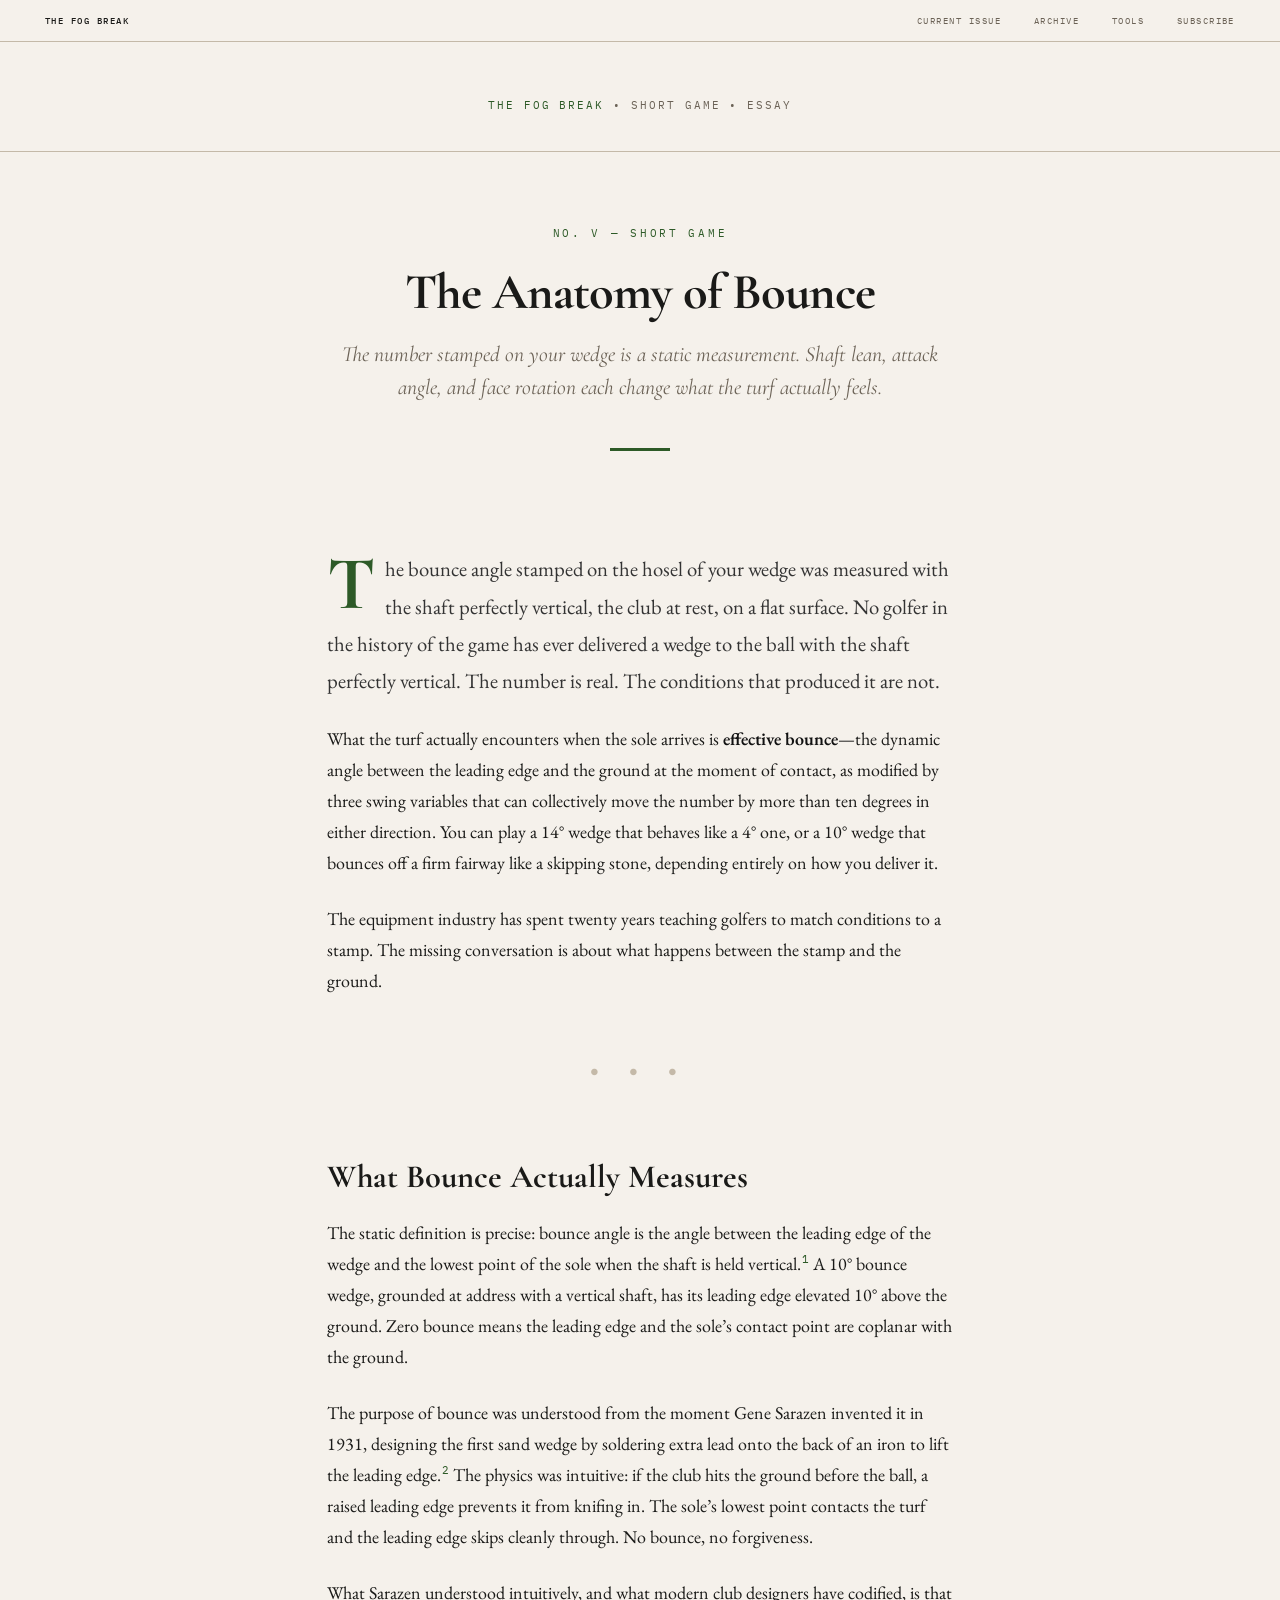
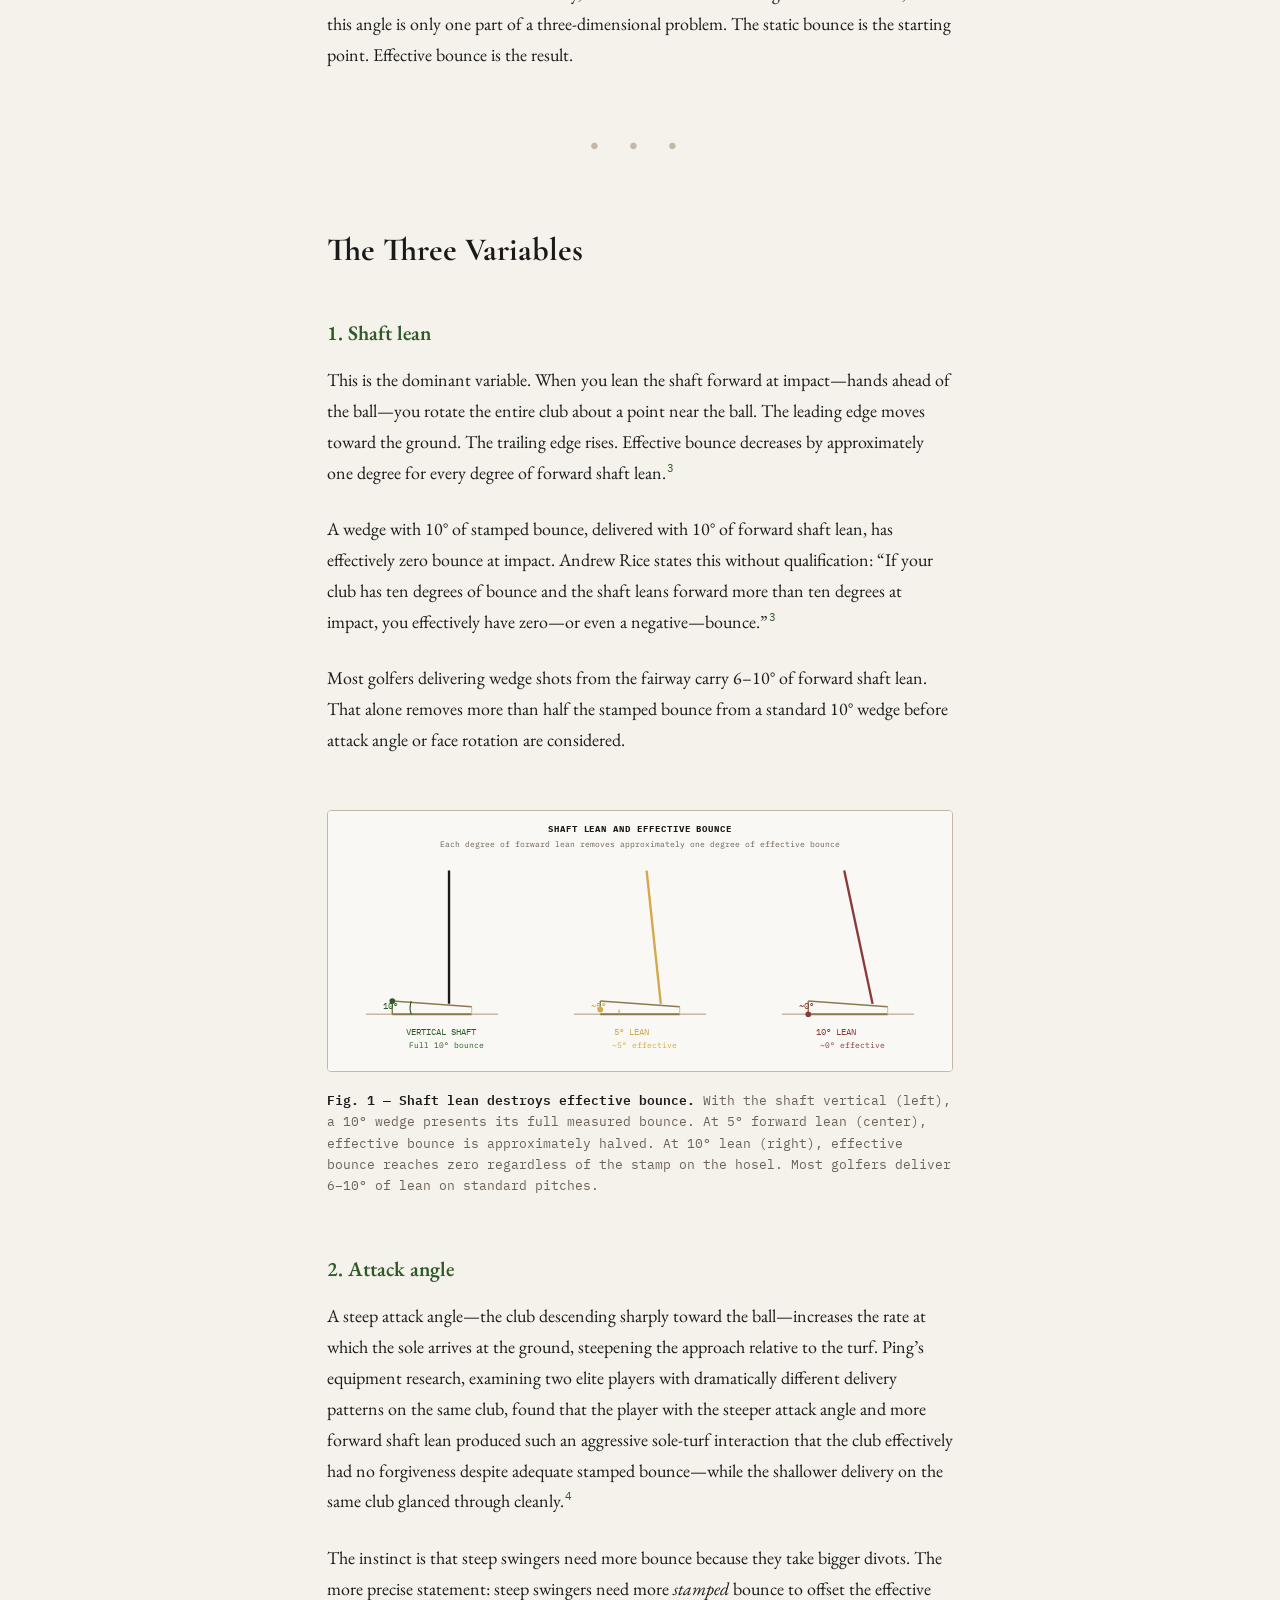
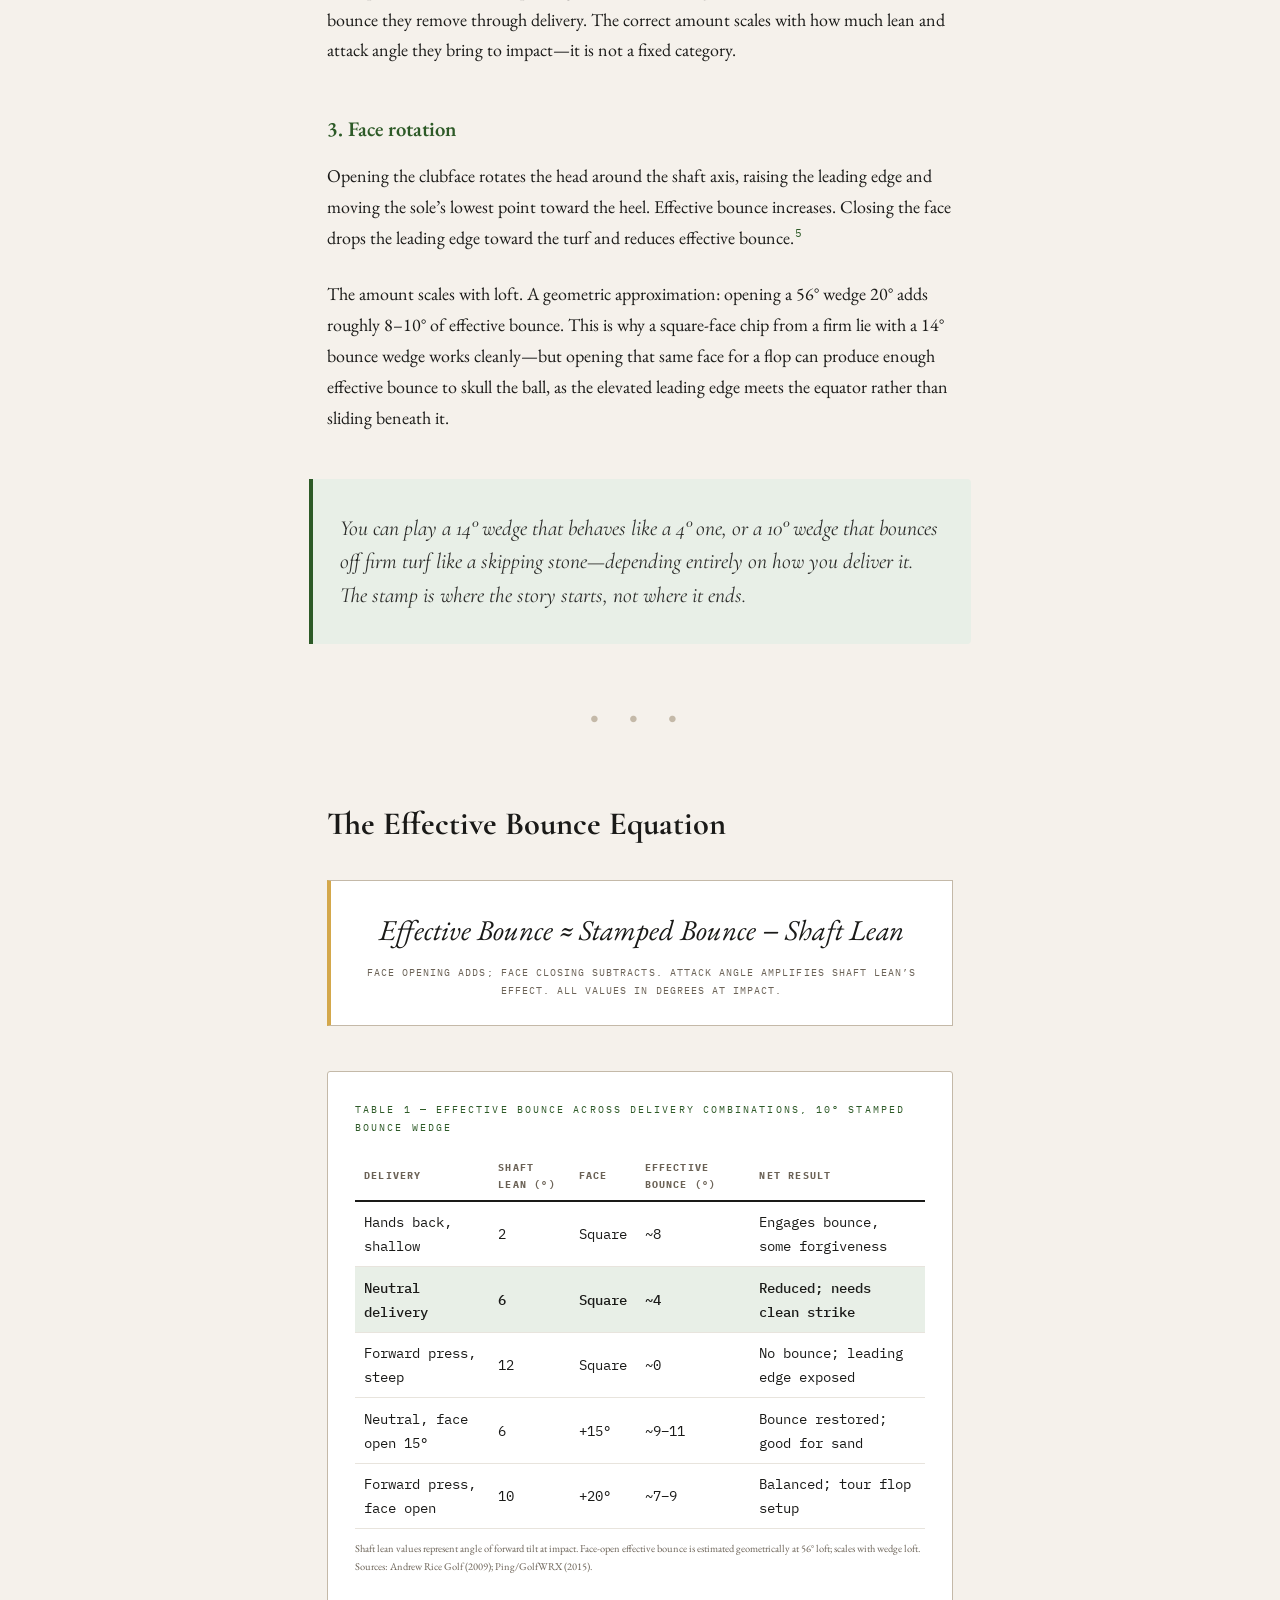
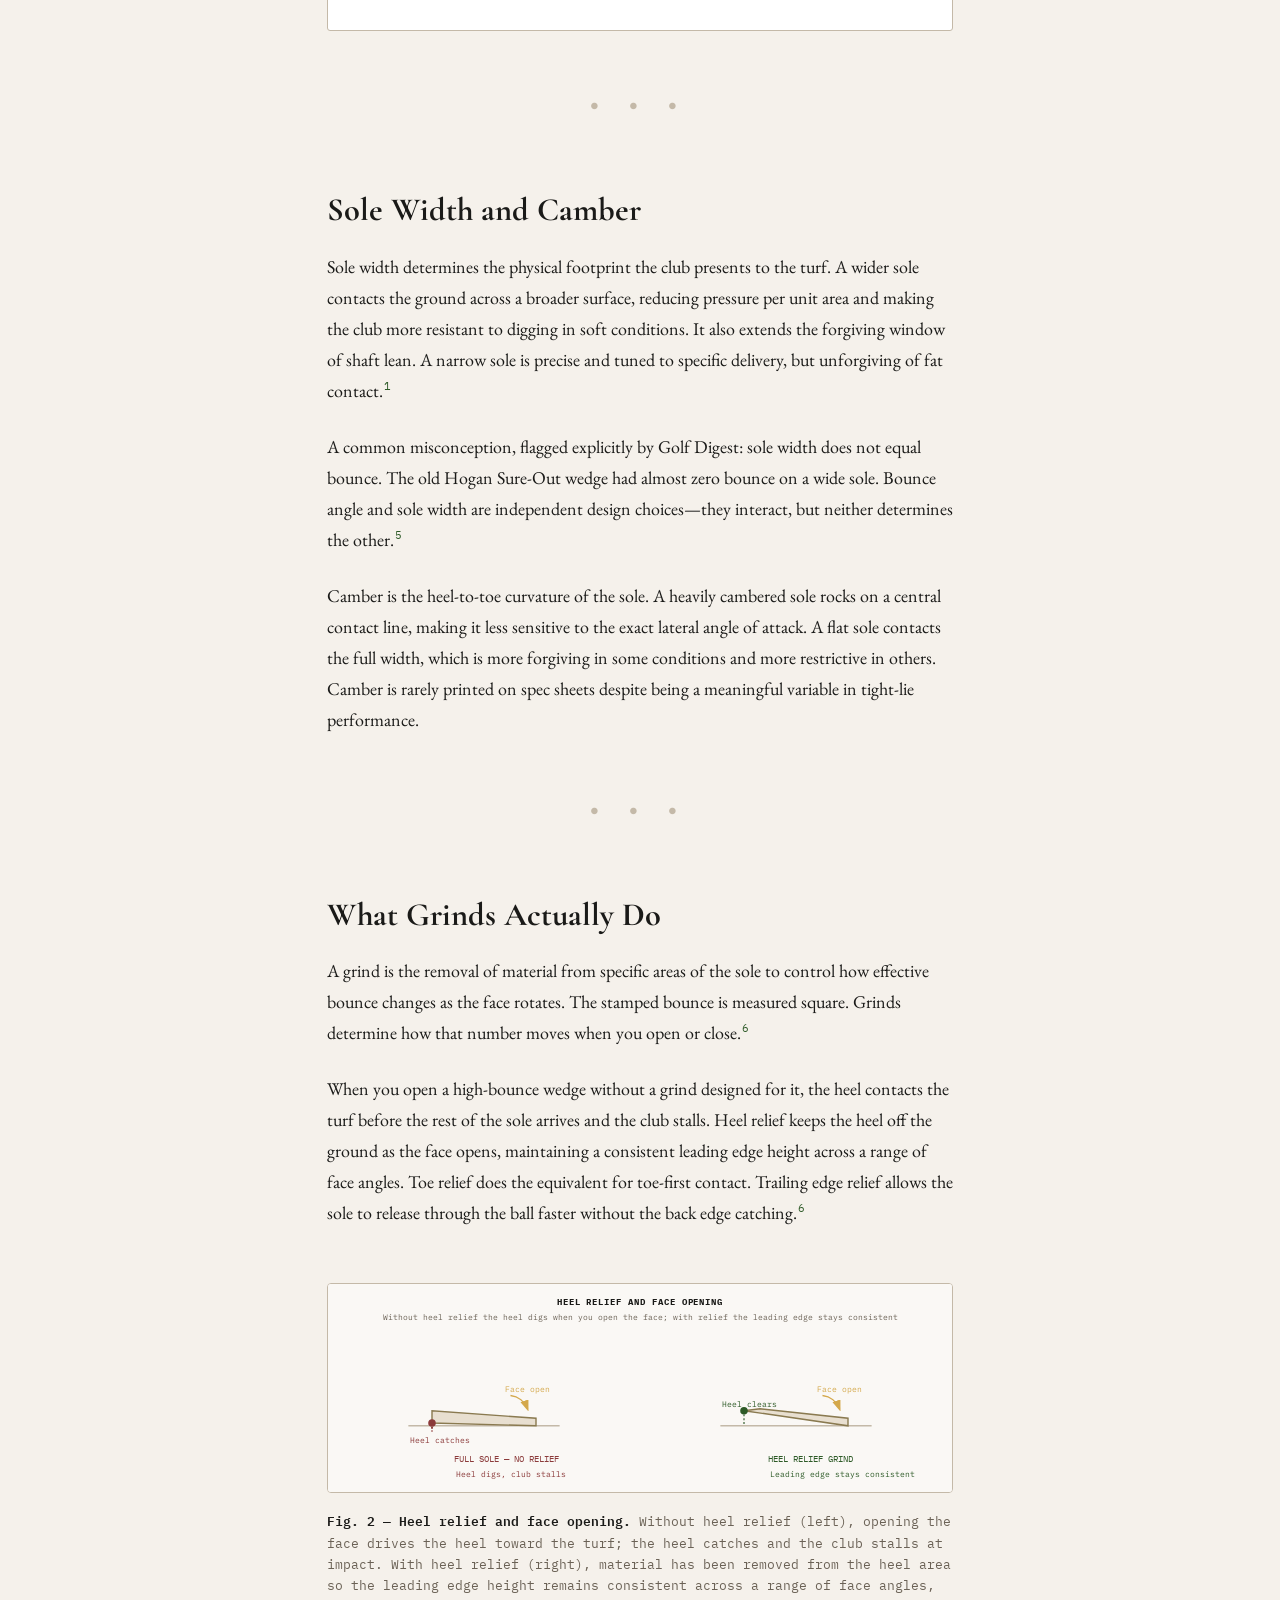
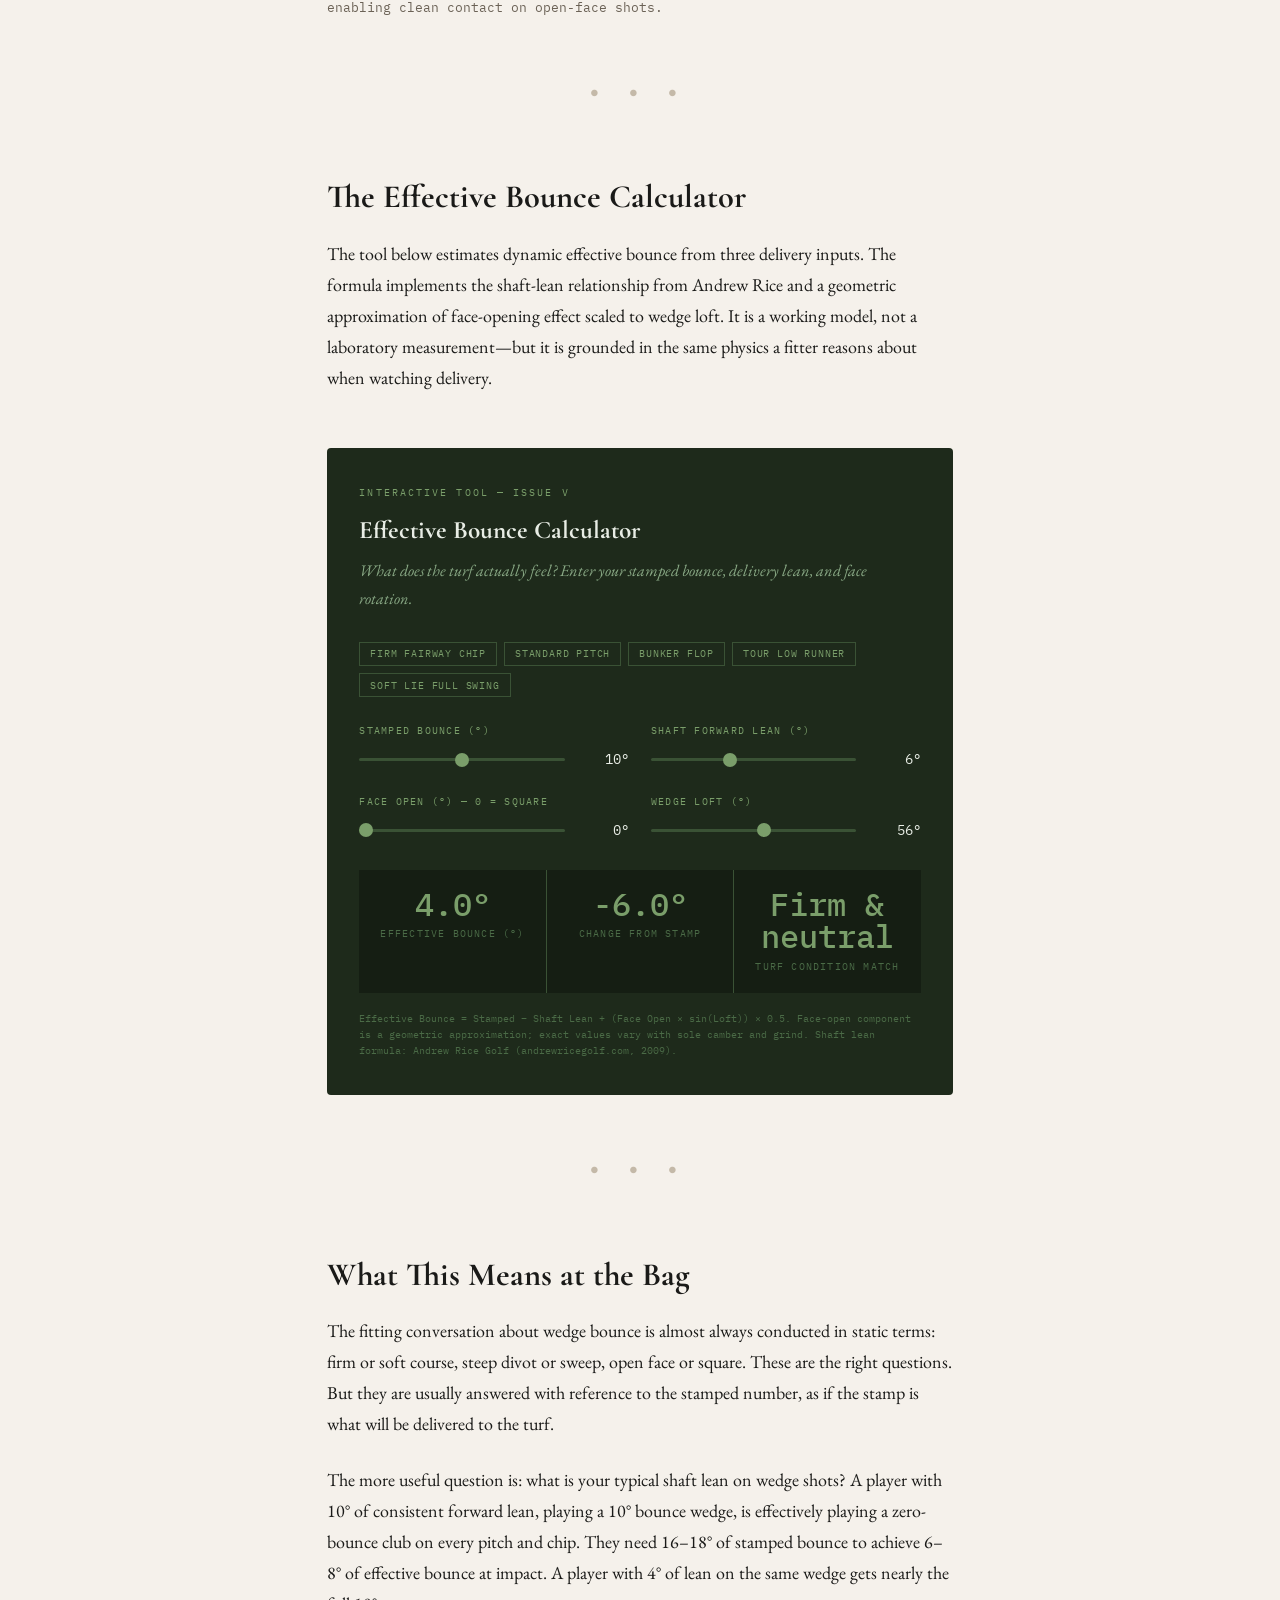
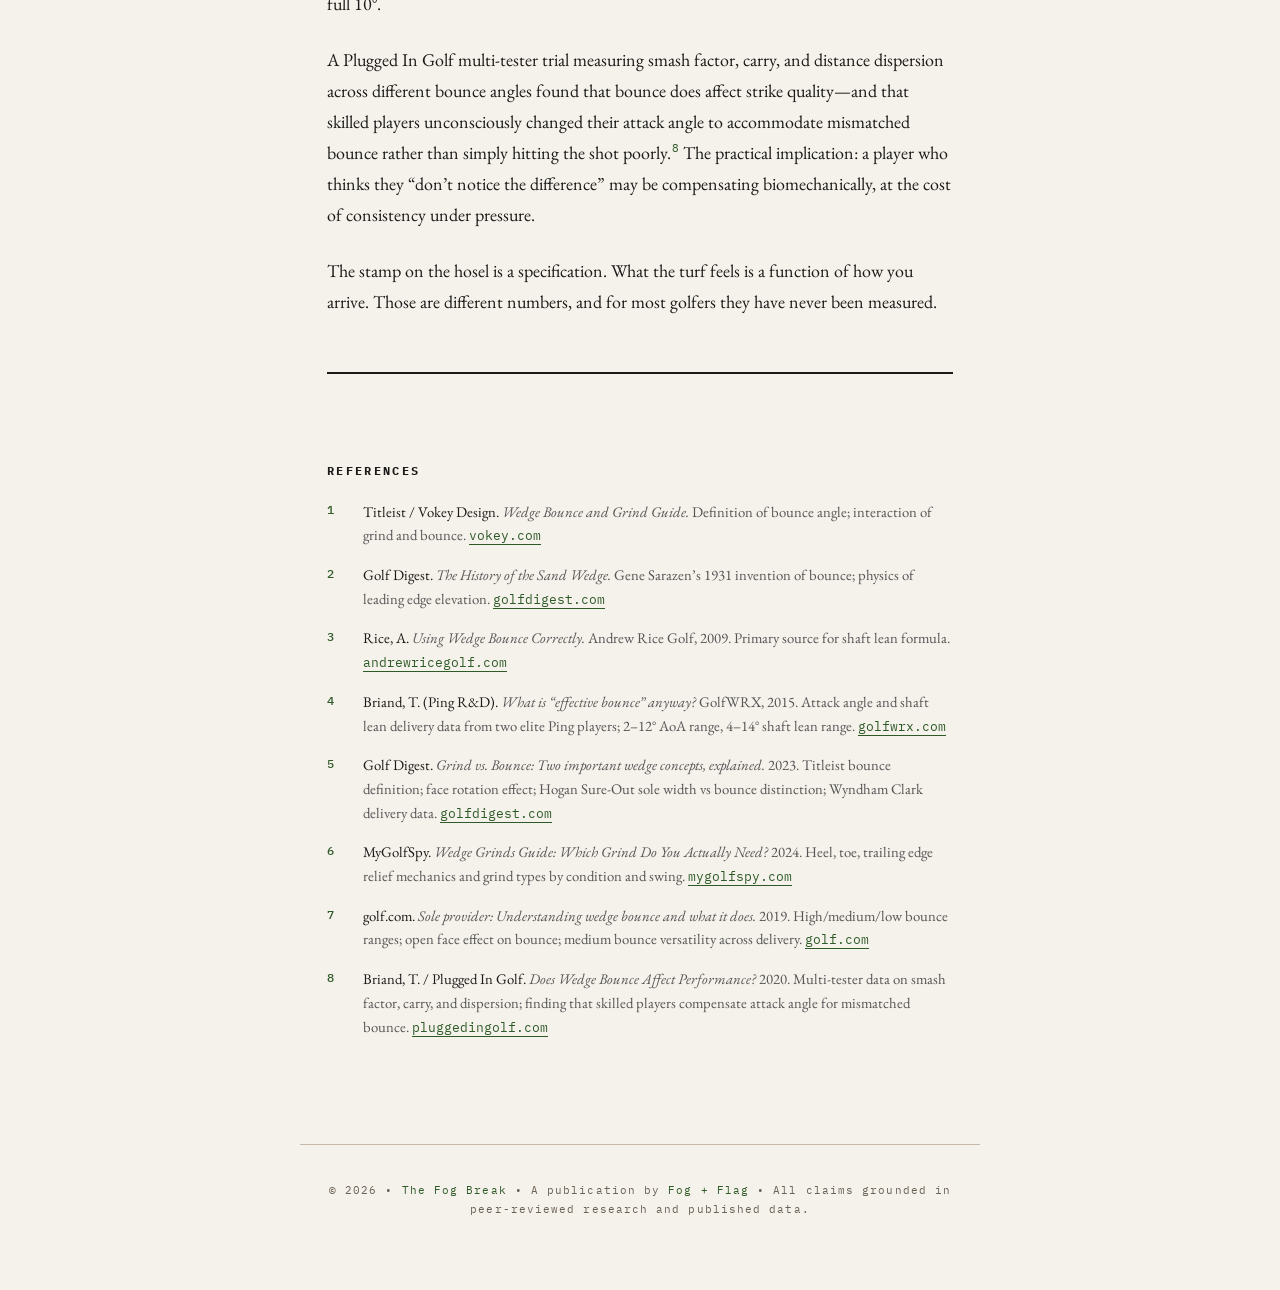
<file: articles/wedge-bounce.html>
<!DOCTYPE html><html lang="en"><head><meta charset="UTF-8"><meta name="viewport" content="width=device-width, initial-scale=1.0"><title>The Anatomy of Bounce &mdash; The Fog Break</title><meta name="description" content="The number stamped on your wedge is a static measurement taken with the shaft vertical. What the turf actually feels is something else entirely."><link rel="canonical" href="https://thefogbreak.com/articles/wedge-bounce.html">
<meta property="og:type" content="article"><meta property="og:site_name" content="The Fog Break"><meta property="og:title" content="The Anatomy of Bounce &mdash; The Fog Break"><meta property="og:description" content="The number stamped on your wedge is a static measurement. Shaft lean, attack angle, and face rotation each change what the turf actually feels."><meta property="og:url" content="https://thefogbreak.com/articles/wedge-bounce.html"><meta property="og:image" content="https://thefogbreak.com/assets/og-default.png"><meta property="og:image:width" content="1200"><meta property="og:image:height" content="630"><meta property="article:published_time" content="2026-06-02"><meta property="article:section" content="Short Game"><meta name="twitter:card" content="summary_large_image"><meta name="twitter:title" content="The Anatomy of Bounce &mdash; The Fog Break"><meta name="twitter:description" content="Shaft lean kills it. Face rotation amplifies it. The number stamped on your wedge is only where the story starts."><meta name="twitter:image" content="https://thefogbreak.com/assets/og-default.png">
<script type="application/ld+json">{"@context":"https://schema.org","@type":"Article","headline":"The Anatomy of Bounce","description":"The number stamped on your wedge is a static measurement taken with the shaft vertical. What the turf actually feels is something else entirely.","url":"https://thefogbreak.com/articles/wedge-bounce.html","datePublished":"2026-06-02","dateModified":"2026-06-02","inLanguage":"en-US","author":{"@type":"Organization","name":"The Fog Break","url":"https://thefogbreak.com/"},"publisher":{"@type":"Organization","name":"The Fog Break","url":"https://thefogbreak.com/"},"isPartOf":{"@type":"Periodical","name":"The Fog Break","issueNumber":"5"},"about":[{"@type":"Thing","name":"wedge bounce angle"},{"@type":"Thing","name":"effective bounce golf"},{"@type":"Thing","name":"sole grind wedge"},{"@type":"Thing","name":"shaft lean wedge impact"}],"citation":[{"@type":"Article","name":"Using Wedge Bounce Correctly","author":"Andrew Rice","url":"https://www.andrewricegolf.com/andrew-rice-golf/2009/09/using-wedge-bounce-correctly"},{"@type":"Article","name":"What is effective bounce anyway?","url":"https://www.golfwrx.com/291931/what-is-effective-bounce-anyway/"},{"@type":"Article","name":"Does Wedge Bounce Affect Performance?","url":"https://pluggedingolf.com/does-wedge-bounce-affect-performance-golf-myths-unplugged/"}]}</script>
<link href="https://fonts.googleapis.com/css2?family=Cormorant+Garamond:ital,wght@0,300;0,400;0,500;0,600;0,700;1,300;1,400;1,500&family=EB+Garamond:ital,wght@0,400;0,500;0,600;0,700;1,400;1,500&family=IBM+Plex+Mono:wght@300;400;500&display=swap" rel="stylesheet">
<style>:root{--ink:#1a1a18;--paper:#f5f1eb;--accent:#2d5a27;--accent-light:#e8efe7;--rule:#c4b9a8;--caption:#6b6256;--highlight:#d4a84b;--red:#8b3a3a;}*{margin:0;padding:0;box-sizing:border-box;}html{font-size:18px;scroll-behavior:smooth;}body{background:var(--paper);color:var(--ink);font-family:'EB Garamond',Georgia,serif;line-height:1.72;-webkit-font-smoothing:antialiased;}.masthead{text-align:center;padding:3rem 1.5rem 2rem;border-bottom:1px solid var(--rule);letter-spacing:0.18em;font-family:'IBM Plex Mono',monospace;font-size:0.6rem;text-transform:uppercase;color:var(--caption);}.masthead a{color:var(--accent);text-decoration:none;}.hero{max-width:800px;margin:0 auto;padding:4rem 1.5rem 3rem;text-align:center;}.hero .kicker{font-family:'IBM Plex Mono',monospace;font-size:0.6rem;letter-spacing:0.25em;text-transform:uppercase;color:var(--accent);margin-bottom:1.2rem;}.hero h1{font-family:'Cormorant Garamond',serif;font-weight:900;font-size:2.8rem;line-height:1.12;margin-bottom:1rem;letter-spacing:-0.02em;}.hero .subtitle{font-family:'Cormorant Garamond',serif;font-style:italic;font-weight:400;font-size:1.2rem;color:var(--caption);line-height:1.5;max-width:600px;margin:0 auto;}.hero-rule{width:60px;height:3px;background:var(--accent);margin:2.5rem auto;border:none;}.article{max-width:680px;margin:0 auto;padding:0 1.5rem 5rem;}.article p{margin-bottom:1.4rem;font-size:1rem;}.article p.lede{font-size:1.15rem;line-height:1.8;color:#333;}.article h2{font-family:'Cormorant Garamond',serif;font-weight:700;font-size:1.8rem;margin:3.5rem 0 1.2rem;line-height:1.2;}.article h3{font-family:'EB Garamond',serif;font-weight:600;font-size:1.15rem;margin:2.5rem 0 0.8rem;color:var(--accent);}.article .drop-cap::first-letter{font-family:'Cormorant Garamond',serif;font-weight:900;float:left;font-size:4.2rem;line-height:0.78;padding-right:0.12em;margin-top:0.06em;color:var(--accent);}.pullquote{margin:2.5rem -1rem;padding:1.8rem 1.5rem;border-left:4px solid var(--accent);background:var(--accent-light);font-family:'Cormorant Garamond',serif;font-style:italic;font-size:1.2rem;line-height:1.55;color:#2a2a28;border-radius:0 4px 4px 0;}.data-card{margin:2.5rem 0;padding:1.6rem 1.5rem;background:#fff;border:1px solid var(--rule);border-radius:3px;overflow-x:auto;}.data-card .card-label{font-family:'IBM Plex Mono',monospace;font-size:0.58rem;letter-spacing:0.2em;text-transform:uppercase;color:var(--accent);margin-bottom:0.8rem;}.data-card table{width:100%;border-collapse:collapse;font-size:0.85rem;}.data-card th{text-align:left;font-family:'IBM Plex Mono',monospace;font-size:0.55rem;letter-spacing:0.12em;text-transform:uppercase;color:var(--caption);padding:0.4rem 0.5rem;border-bottom:2px solid var(--ink);}.data-card td{padding:0.45rem 0.5rem;border-bottom:1px solid #e8e4dd;font-family:'IBM Plex Mono',monospace;font-size:0.78rem;}.data-card tr.highlight td{background:var(--accent-light);font-weight:500;}.data-card .note{font-size:0.58rem;color:var(--caption);margin-top:0.6rem;}.formula-box{margin:2rem 0;padding:1.4rem 1.5rem;background:#fff;border:1px solid var(--rule);border-left:4px solid var(--highlight);text-align:center;}.formula-box .formula-expr{font-family:'EB Garamond',Georgia,serif;font-style:italic;font-size:1.6rem;color:var(--ink);margin-bottom:0.5rem;}.formula-box .formula-note{font-family:'IBM Plex Mono',monospace;font-size:0.58rem;letter-spacing:0.1em;text-transform:uppercase;color:var(--caption);}.article-figure{margin:3rem 0;}.article-figure svg{width:100%;height:auto;background:#fff;border:1px solid var(--rule);border-radius:4px;display:block;}.article-figure figcaption{margin-top:1rem;font-family:'IBM Plex Mono',monospace;font-size:0.72rem;color:var(--caption);line-height:1.65;}.article-figure figcaption strong{color:var(--ink);}.section-break{text-align:center;margin:3rem 0;color:var(--rule);font-size:1.4rem;letter-spacing:0.5em;}.article strong{font-weight:600;color:#111;}sup.ref{font-family:'IBM Plex Mono',monospace;font-size:0.6rem;color:var(--accent);margin-left:1px;}sup.ref a{color:var(--accent);text-decoration:none;}sup.ref a:hover{text-decoration:underline;}.references{margin-top:3rem;padding-top:1.5rem;border-top:2px solid var(--ink);}.references h2{font-family:'IBM Plex Mono',monospace;font-size:0.65rem;letter-spacing:0.2em;text-transform:uppercase;color:var(--ink);margin-bottom:1.2rem;}.references ol{list-style:none;counter-reset:ref-counter;padding:0;}.references li{counter-increment:ref-counter;margin-bottom:0.9rem;font-size:0.82rem;line-height:1.6;color:#555;padding-left:2rem;position:relative;}.references li::before{content:counter(ref-counter);position:absolute;left:0;font-family:'IBM Plex Mono',monospace;font-size:0.65rem;color:var(--accent);font-weight:500;top:0.1rem;}.references li .ref-authors{color:var(--ink);}.references li .ref-title{font-style:italic;}.references li a{color:var(--accent);text-decoration:none;border-bottom:1px solid var(--accent);padding-bottom:1px;font-family:'IBM Plex Mono',monospace;font-size:0.7rem;}.footer{max-width:680px;margin:0 auto;padding:2rem 1.5rem 4rem;border-top:1px solid var(--rule);font-family:'IBM Plex Mono',monospace;font-size:0.6rem;letter-spacing:0.1em;color:var(--caption);text-align:center;}.footer a{color:var(--accent);text-decoration:none;}.site-nav{display:flex;justify-content:space-between;align-items:center;padding:0.7rem 2.5rem;border-bottom:1px solid var(--rule);font-family:'IBM Plex Mono',monospace;font-size:0.52rem;letter-spacing:0.16em;text-transform:uppercase;}.site-nav .nav-home{color:var(--ink);text-decoration:none;font-weight:500;}.site-nav .nav-home:hover{color:var(--accent);}.site-nav .nav-links{display:flex;gap:1.8rem;}.site-nav .nav-links a{color:var(--caption);text-decoration:none;transition:color 0.2s;}.site-nav .nav-links a:hover{color:var(--accent);}.tool-section{margin:3rem 0;background:#1e2a1b;color:#e8ede5;padding:2rem 1.8rem;border-radius:4px;}.tool-label{font-family:'IBM Plex Mono',monospace;font-size:0.58rem;letter-spacing:0.2em;text-transform:uppercase;color:#7a9e6a;margin-bottom:0.4rem;}.tool-title{font-family:'Cormorant Garamond',serif;font-weight:700;font-size:1.4rem;color:#e8ede5;margin-bottom:0.3rem;}.tool-desc{font-family:'EB Garamond',serif;font-style:italic;font-size:0.9rem;color:#8aaa86;margin-bottom:1.6rem;}.tool-inputs{display:grid;grid-template-columns:1fr 1fr;gap:1.2rem;margin-bottom:1.5rem;}.tool-group label{display:block;font-family:'IBM Plex Mono',monospace;font-size:0.58rem;letter-spacing:0.12em;text-transform:uppercase;color:#7a9e6a;margin-bottom:0.4rem;}.tool-row{display:flex;align-items:center;gap:0.8rem;}.tool-row input[type=range]{flex:1;-webkit-appearance:none;height:3px;background:#3a5235;outline:none;border-radius:2px;cursor:pointer;}.tool-row input[type=range]::-webkit-slider-thumb{-webkit-appearance:none;width:14px;height:14px;background:#7a9e6a;border-radius:50%;cursor:pointer;}.tool-val{font-family:'IBM Plex Mono',monospace;font-size:0.78rem;color:#e8ede5;min-width:50px;text-align:right;}.tool-results{display:grid;grid-template-columns:repeat(3,1fr);gap:1px;background:#3a5235;margin-top:0.5rem;}.result-cell{background:#151e13;padding:1rem;text-align:center;}.result-val{font-family:'IBM Plex Mono',monospace;font-size:1.8rem;font-weight:500;color:#7a9e6a;line-height:1;margin-bottom:0.3rem;}.result-unit{font-family:'IBM Plex Mono',monospace;font-size:0.56rem;letter-spacing:0.12em;text-transform:uppercase;color:#4a6a46;}.tool-footnote{font-family:'IBM Plex Mono',monospace;font-size:0.56rem;color:#4a6a46;margin-top:1rem;line-height:1.6;}.club-presets{display:flex;flex-wrap:wrap;gap:0.4rem;margin-bottom:1.4rem;}.club-btn{font-family:'IBM Plex Mono',monospace;font-size:0.56rem;letter-spacing:0.08em;text-transform:uppercase;background:transparent;border:1px solid #3a5235;color:#7a9e6a;padding:0.25rem 0.55rem;cursor:pointer;transition:background 0.15s,color 0.15s;}.club-btn:hover,.club-btn.active{background:#7a9e6a;color:#1e2a1b;border-color:#7a9e6a;}@media(max-width:540px){.tool-inputs{grid-template-columns:1fr;}.tool-results{grid-template-columns:1fr;}}@media(max-width:600px){html{font-size:16px;}.hero h1{font-size:2rem;}.hero .subtitle{font-size:1.05rem;}.pullquote{margin:2rem 0;font-size:1.05rem;}.article h2{font-size:1.5rem;}}</style></head><body>

<nav class="site-nav"><a class="nav-home" href="/">The Fog Break</a><div class="nav-links"><a href="/">Current Issue</a><a href="/#archive">Archive</a><a href="/tools/">Tools</a><a href="/#subscribe">Subscribe</a></div></nav>
<div class="masthead"><a href="/">The Fog Break</a> &bull; Short Game &bull; Essay</div>
<div class="hero"><div class="kicker">No. V &mdash; Short Game</div><h1>The Anatomy of Bounce</h1><p class="subtitle">The number stamped on your wedge is a static measurement. Shaft lean, attack angle, and face rotation each change what the turf actually feels.</p><hr class="hero-rule"></div>

<div class="article">

<p class="lede drop-cap">The bounce angle stamped on the hosel of your wedge was measured with the shaft perfectly vertical, the club at rest, on a flat surface. No golfer in the history of the game has ever delivered a wedge to the ball with the shaft perfectly vertical. The number is real. The conditions that produced it are not.</p>

<p>What the turf actually encounters when the sole arrives is <strong>effective bounce</strong>&mdash;the dynamic angle between the leading edge and the ground at the moment of contact, as modified by three swing variables that can collectively move the number by more than ten degrees in either direction. You can play a 14&deg; wedge that behaves like a 4&deg; one, or a 10&deg; wedge that bounces off a firm fairway like a skipping stone, depending entirely on how you deliver it.</p>

<p>The equipment industry has spent twenty years teaching golfers to match conditions to a stamp. The missing conversation is about what happens between the stamp and the ground.</p>

<div class="section-break">&bull; &bull; &bull;</div>

<h2>What Bounce Actually Measures</h2>

<p>The static definition is precise: bounce angle is the angle between the leading edge of the wedge and the lowest point of the sole when the shaft is held vertical.<sup class="ref"><a href="#ref1">1</a></sup> A 10&deg; bounce wedge, grounded at address with a vertical shaft, has its leading edge elevated 10&deg; above the ground. Zero bounce means the leading edge and the sole&rsquo;s contact point are coplanar with the ground.</p>

<p>The purpose of bounce was understood from the moment Gene Sarazen invented it in 1931, designing the first sand wedge by soldering extra lead onto the back of an iron to lift the leading edge.<sup class="ref"><a href="#ref2">2</a></sup> The physics was intuitive: if the club hits the ground before the ball, a raised leading edge prevents it from knifing in. The sole&rsquo;s lowest point contacts the turf and the leading edge skips cleanly through. No bounce, no forgiveness.</p>

<p>What Sarazen understood intuitively, and what modern club designers have codified, is that this angle is only one part of a three-dimensional problem. The static bounce is the starting point. Effective bounce is the result.</p>

<div class="section-break">&bull; &bull; &bull;</div>

<h2>The Three Variables</h2>

<h3>1. Shaft lean</h3>

<p>This is the dominant variable. When you lean the shaft forward at impact&mdash;hands ahead of the ball&mdash;you rotate the entire club about a point near the ball. The leading edge moves toward the ground. The trailing edge rises. Effective bounce decreases by approximately one degree for every degree of forward shaft lean.<sup class="ref"><a href="#ref3">3</a></sup></p>

<p>A wedge with 10&deg; of stamped bounce, delivered with 10&deg; of forward shaft lean, has effectively zero bounce at impact. Andrew Rice states this without qualification: &ldquo;If your club has ten degrees of bounce and the shaft leans forward more than ten degrees at impact, you effectively have zero&mdash;or even a negative&mdash;bounce.&rdquo;<sup class="ref"><a href="#ref3">3</a></sup></p>

<p>Most golfers delivering wedge shots from the fairway carry 6&ndash;10&deg; of forward shaft lean. That alone removes more than half the stamped bounce from a standard 10&deg; wedge before attack angle or face rotation are considered.</p>

<figure class="article-figure">
<svg viewBox="0 0 660 275" xmlns="http://www.w3.org/2000/svg">
<rect width="100%" height="100%" fill="#faf8f5"/>
<defs>
<marker id="wba-g" markerWidth="8" markerHeight="8" refX="6" refY="3" orient="auto"><path d="M0,0 L0,6 L8,3 Z" fill="#2d5a27"/></marker>
<marker id="wba-r" markerWidth="8" markerHeight="8" refX="6" refY="3" orient="auto"><path d="M0,0 L0,6 L8,3 Z" fill="#8b3a3a"/></marker>
<marker id="wba-y" markerWidth="8" markerHeight="8" refX="6" refY="3" orient="auto"><path d="M0,0 L0,6 L8,3 Z" fill="#d4a84b"/></marker>
</defs>
<text x="330" y="22" text-anchor="middle" font-family="'IBM Plex Mono',monospace" font-size="10" font-weight="700" fill="#1a1a18" letter-spacing="0.1em">SHAFT LEAN AND EFFECTIVE BOUNCE</text>
<text x="330" y="38" text-anchor="middle" font-family="'IBM Plex Mono',monospace" font-size="8.5" fill="#6b6256">Each degree of forward lean removes approximately one degree of effective bounce</text>
<g transform="translate(110,215)">
<line x1="-70" y1="0" x2="70" y2="0" stroke="#c4b9a8" stroke-width="1.5"/>
<line x1="-42" y1="0" x2="42" y2="0" stroke="#8a7a50" stroke-width="2"/>
<line x1="-42" y1="0" x2="-42" y2="-14" stroke="#8a7a50" stroke-width="1.5"/>
<line x1="42" y1="0" x2="42" y2="-8" stroke="#c4b9a8" stroke-width="1"/>
<line x1="-42" y1="-14" x2="42" y2="-8" stroke="#8a7a50" stroke-width="1.5"/>
<line x1="18" y1="-11" x2="18" y2="-152" stroke="#1a1a18" stroke-width="2.5"/>
<circle cx="-42" cy="-14" r="3" fill="#2d5a27"/>
<path d="M -22,0 A 22 22 0 0 1 -22,-14" fill="none" stroke="#2d5a27" stroke-width="1.2"/>
<text x="-52" y="-6" font-family="'IBM Plex Mono',monospace" font-size="9" fill="#2d5a27">10&deg;</text>
<text x="-28" y="22" font-family="'IBM Plex Mono',monospace" font-size="9" fill="#2d5a27">VERTICAL SHAFT</text>
<text x="-24" y="36" font-family="'IBM Plex Mono',monospace" font-size="8" fill="#2d5a27">Full 10&deg; bounce</text>
</g>
<g transform="translate(330,215)">
<line x1="-70" y1="0" x2="70" y2="0" stroke="#c4b9a8" stroke-width="1.5"/>
<line x1="-42" y1="0" x2="42" y2="0" stroke="#8a7a50" stroke-width="2"/>
<line x1="-42" y1="-5" x2="-42" y2="-14" stroke="#8a7a50" stroke-width="1.5"/>
<line x1="42" y1="0" x2="42" y2="-8" stroke="#c4b9a8" stroke-width="1"/>
<line x1="-42" y1="-14" x2="42" y2="-8" stroke="#8a7a50" stroke-width="1.5"/>
<line x1="22" y1="-11" x2="7" y2="-152" stroke="#d4a84b" stroke-width="2.5"/>
<circle cx="-42" cy="-5" r="3" fill="#d4a84b"/>
<path d="M -22,0 A 22 22 0 0 1 -22,-5" fill="none" stroke="#d4a84b" stroke-width="1.2"/>
<text x="-52" y="-6" font-family="'IBM Plex Mono',monospace" font-size="9" fill="#d4a84b">~5&deg;</text>
<text x="-28" y="22" font-family="'IBM Plex Mono',monospace" font-size="9" fill="#d4a84b">5&deg; LEAN</text>
<text x="-30" y="36" font-family="'IBM Plex Mono',monospace" font-size="8" fill="#d4a84b">~5&deg; effective</text>
</g>
<g transform="translate(550,215)">
<line x1="-70" y1="0" x2="70" y2="0" stroke="#c4b9a8" stroke-width="1.5"/>
<line x1="-42" y1="0" x2="42" y2="0" stroke="#8a7a50" stroke-width="2"/>
<line x1="-42" y1="0" x2="-42" y2="-14" stroke="#8a7a50" stroke-width="1.5"/>
<line x1="42" y1="0" x2="42" y2="-8" stroke="#c4b9a8" stroke-width="1"/>
<line x1="-42" y1="-14" x2="42" y2="-8" stroke="#8a7a50" stroke-width="1.5"/>
<line x1="26" y1="-11" x2="-4" y2="-152" stroke="#8b3a3a" stroke-width="2.5"/>
<circle cx="-42" cy="0" r="3" fill="#8b3a3a"/>
<text x="-52" y="-6" font-family="'IBM Plex Mono',monospace" font-size="9" fill="#8b3a3a">~0&deg;</text>
<text x="-34" y="22" font-family="'IBM Plex Mono',monospace" font-size="9" fill="#8b3a3a">10&deg; LEAN</text>
<text x="-30" y="36" font-family="'IBM Plex Mono',monospace" font-size="8" fill="#8b3a3a">~0&deg; effective</text>
</g>
</svg>
<figcaption><strong>Fig. 1 &mdash; Shaft lean destroys effective bounce.</strong> With the shaft vertical (left), a 10&deg; wedge presents its full measured bounce. At 5&deg; forward lean (center), effective bounce is approximately halved. At 10&deg; lean (right), effective bounce reaches zero regardless of the stamp on the hosel. Most golfers deliver 6&ndash;10&deg; of lean on standard pitches.</figcaption>
</figure>

<h3>2. Attack angle</h3>

<p>A steep attack angle&mdash;the club descending sharply toward the ball&mdash;increases the rate at which the sole arrives at the ground, steepening the approach relative to the turf. Ping&rsquo;s equipment research, examining two elite players with dramatically different delivery patterns on the same club, found that the player with the steeper attack angle and more forward shaft lean produced such an aggressive sole-turf interaction that the club effectively had no forgiveness despite adequate stamped bounce&mdash;while the shallower delivery on the same club glanced through cleanly.<sup class="ref"><a href="#ref4">4</a></sup></p>

<p>The instinct is that steep swingers need more bounce because they take bigger divots. The more precise statement: steep swingers need more <em>stamped</em> bounce to offset the effective bounce they remove through delivery. The correct amount scales with how much lean and attack angle they bring to impact&mdash;it is not a fixed category.</p>

<h3>3. Face rotation</h3>

<p>Opening the clubface rotates the head around the shaft axis, raising the leading edge and moving the sole&rsquo;s lowest point toward the heel. Effective bounce increases. Closing the face drops the leading edge toward the turf and reduces effective bounce.<sup class="ref"><a href="#ref5">5</a></sup></p>

<p>The amount scales with loft. A geometric approximation: opening a 56&deg; wedge 20&deg; adds roughly 8&ndash;10&deg; of effective bounce. This is why a square-face chip from a firm lie with a 14&deg; bounce wedge works cleanly&mdash;but opening that same face for a flop can produce enough effective bounce to skull the ball, as the elevated leading edge meets the equator rather than sliding beneath it.</p>

<div class="pullquote">You can play a 14&deg; wedge that behaves like a 4&deg; one, or a 10&deg; wedge that bounces off firm turf like a skipping stone&mdash;depending entirely on how you deliver it. The stamp is where the story starts, not where it ends.</div>

<div class="section-break">&bull; &bull; &bull;</div>

<h2>The Effective Bounce Equation</h2>

<div class="formula-box"><div class="formula-expr">Effective Bounce &asymp; Stamped Bounce &minus; Shaft Lean</div><div class="formula-note">Face opening adds; face closing subtracts. Attack angle amplifies shaft lean&rsquo;s effect. All values in degrees at impact.</div></div>

<div class="data-card">
<div class="card-label">Table 1 &mdash; Effective bounce across delivery combinations, 10&deg; stamped bounce wedge</div>
<table>
<thead><tr><th>Delivery</th><th>Shaft lean (&deg;)</th><th>Face</th><th>Effective bounce (&deg;)</th><th>Net result</th></tr></thead>
<tbody>
<tr><td>Hands back, shallow</td><td>2</td><td>Square</td><td>~8</td><td>Engages bounce, some forgiveness</td></tr>
<tr class="highlight"><td>Neutral delivery</td><td>6</td><td>Square</td><td>~4</td><td>Reduced; needs clean strike</td></tr>
<tr><td>Forward press, steep</td><td>12</td><td>Square</td><td>~0</td><td>No bounce; leading edge exposed</td></tr>
<tr><td>Neutral, face open 15&deg;</td><td>6</td><td>+15&deg;</td><td>~9&ndash;11</td><td>Bounce restored; good for sand</td></tr>
<tr><td>Forward press, face open</td><td>10</td><td>+20&deg;</td><td>~7&ndash;9</td><td>Balanced; tour flop setup</td></tr>
</tbody>
</table>
<p class="note">Shaft lean values represent angle of forward tilt at impact. Face-open effective bounce is estimated geometrically at 56&deg; loft; scales with wedge loft. Sources: Andrew Rice Golf (2009); Ping/GolfWRX (2015).</p>
</div>

<div class="section-break">&bull; &bull; &bull;</div>

<h2>Sole Width and Camber</h2>

<p>Sole width determines the physical footprint the club presents to the turf. A wider sole contacts the ground across a broader surface, reducing pressure per unit area and making the club more resistant to digging in soft conditions. It also extends the forgiving window of shaft lean. A narrow sole is precise and tuned to specific delivery, but unforgiving of fat contact.<sup class="ref"><a href="#ref1">1</a></sup></p>

<p>A common misconception, flagged explicitly by Golf Digest: sole width does not equal bounce. The old Hogan Sure-Out wedge had almost zero bounce on a wide sole. Bounce angle and sole width are independent design choices&mdash;they interact, but neither determines the other.<sup class="ref"><a href="#ref5">5</a></sup></p>

<p>Camber is the heel-to-toe curvature of the sole. A heavily cambered sole rocks on a central contact line, making it less sensitive to the exact lateral angle of attack. A flat sole contacts the full width, which is more forgiv&shy;ing in some conditions and more restrictive in others. Camber is rarely printed on spec sheets despite being a meaningful variable in tight-lie performance.</p>

<div class="section-break">&bull; &bull; &bull;</div>

<h2>What Grinds Actually Do</h2>

<p>A grind is the removal of material from specific areas of the sole to control how effective bounce changes as the face rotates. The stamped bounce is measured square. Grinds determine how that number moves when you open or close.<sup class="ref"><a href="#ref6">6</a></sup></p>

<p>When you open a high-bounce wedge without a grind designed for it, the heel contacts the turf before the rest of the sole arrives and the club stalls. Heel relief keeps the heel off the ground as the face opens, maintaining a consistent leading edge height across a range of face angles. Toe relief does the equivalent for toe-first contact. Trailing edge relief allows the sole to release through the ball faster without the back edge catching.<sup class="ref"><a href="#ref6">6</a></sup></p>

<figure class="article-figure">
<svg viewBox="0 0 660 220" xmlns="http://www.w3.org/2000/svg">
<rect width="100%" height="100%" fill="#faf8f5"/>
<defs>
<marker id="wbb-y" markerWidth="8" markerHeight="8" refX="6" refY="3" orient="auto"><path d="M0,0 L0,6 L8,3 Z" fill="#d4a84b"/></marker>
</defs>
<text x="330" y="22" text-anchor="middle" font-family="'IBM Plex Mono',monospace" font-size="10" font-weight="700" fill="#1a1a18" letter-spacing="0.1em">HEEL RELIEF AND FACE OPENING</text>
<text x="330" y="38" text-anchor="middle" font-family="'IBM Plex Mono',monospace" font-size="8.5" fill="#6b6256">Without heel relief the heel digs when you open the face; with relief the leading edge stays consistent</text>
<g transform="translate(165,150)">
<line x1="-80" y1="0" x2="80" y2="0" stroke="#c4b9a8" stroke-width="1.5"/>
<path d="M -55,-3 L -55,-16 L 55,-8 L 55,0 Z" fill="#e8dfd0" stroke="#8a7a50" stroke-width="1.5"/>
<circle cx="-55" cy="-3" r="4" fill="#8b3a3a"/>
<line x1="-55" y1="-3" x2="-55" y2="6" stroke="#8b3a3a" stroke-width="2" stroke-dasharray="2 2"/>
<text x="-78" y="18" font-family="'IBM Plex Mono',monospace" font-size="8" fill="#8b3a3a">Heel catches</text>
<path d="M 28,-32 A 22 22 0 0 1 46,-18" fill="none" stroke="#d4a84b" stroke-width="1.5" marker-end="url(#wbb-y)"/>
<text x="22" y="-36" font-family="'IBM Plex Mono',monospace" font-size="8" fill="#d4a84b">Face open</text>
<text x="-32" y="38" font-family="'IBM Plex Mono',monospace" font-size="9.5" fill="#8b3a3a">FULL SOLE &mdash; NO RELIEF</text>
<text x="-30" y="54" font-family="'IBM Plex Mono',monospace" font-size="8" fill="#8b3a3a">Heel digs, club stalls</text>
</g>
<g transform="translate(495,150)">
<line x1="-80" y1="0" x2="80" y2="0" stroke="#c4b9a8" stroke-width="1.5"/>
<path d="M -55,-16 L -38,-18 L 55,-8 L 55,0 Z" fill="#e8dfd0" stroke="#8a7a50" stroke-width="1.5"/>
<circle cx="-55" cy="-16" r="4" fill="#2d5a27"/>
<line x1="-55" y1="-16" x2="-55" y2="0" stroke="#2d5a27" stroke-width="1.2" stroke-dasharray="2 2"/>
<text x="-78" y="-20" font-family="'IBM Plex Mono',monospace" font-size="8" fill="#2d5a27">Heel clears</text>
<path d="M 28,-32 A 22 22 0 0 1 46,-18" fill="none" stroke="#d4a84b" stroke-width="1.5" marker-end="url(#wbb-y)"/>
<text x="22" y="-36" font-family="'IBM Plex Mono',monospace" font-size="8" fill="#d4a84b">Face open</text>
<text x="-30" y="38" font-family="'IBM Plex Mono',monospace" font-size="9.5" fill="#2d5a27">HEEL RELIEF GRIND</text>
<text x="-28" y="54" font-family="'IBM Plex Mono',monospace" font-size="8" fill="#2d5a27">Leading edge stays consistent</text>
</g>
</svg>
<figcaption><strong>Fig. 2 &mdash; Heel relief and face opening.</strong> Without heel relief (left), opening the face drives the heel toward the turf; the heel catches and the club stalls at impact. With heel relief (right), material has been removed from the heel area so the leading edge height remains consistent across a range of face angles, enabling clean contact on open-face shots.</figcaption>
</figure>

<div class="section-break">&bull; &bull; &bull;</div>

<h2>The Effective Bounce Calculator</h2>

<p>The tool below estimates dynamic effective bounce from three delivery inputs. The formula implements the shaft-lean relationship from Andrew Rice and a geometric approximation of face-opening effect scaled to wedge loft. It is a working model, not a laboratory measurement&mdash;but it is grounded in the same physics a fitter reasons about when watching delivery.</p>

<div class="tool-section">
<div class="tool-label">Interactive Tool &mdash; Issue V</div>
<div class="tool-title">Effective Bounce Calculator</div>
<div class="tool-desc">What does the turf actually feel? Enter your stamped bounce, delivery lean, and face rotation.</div>
<div class="club-presets">
<button class="club-btn" onclick="sp(this,10,8,0,56)">Firm Fairway Chip</button>
<button class="club-btn" onclick="sp(this,12,6,0,56)">Standard Pitch</button>
<button class="club-btn" onclick="sp(this,14,5,20,56)">Bunker Flop</button>
<button class="club-btn" onclick="sp(this,8,10,0,60)">Tour Low Runner</button>
<button class="club-btn" onclick="sp(this,14,3,0,54)">Soft Lie Full Swing</button>
</div>
<div class="tool-inputs">
<div class="tool-group"><label>Stamped Bounce (&deg;)</label><div class="tool-row"><input type="range" id="sb" min="4" max="16" step="1" value="10" oninput="calc()"><span class="tool-val" id="sbv">10&deg;</span></div></div>
<div class="tool-group"><label>Shaft Forward Lean (&deg;)</label><div class="tool-row"><input type="range" id="sl" min="0" max="16" step="1" value="6" oninput="calc()"><span class="tool-val" id="slv">6&deg;</span></div></div>
<div class="tool-group"><label>Face Open (&deg;) &mdash; 0 = square</label><div class="tool-row"><input type="range" id="fo" min="0" max="40" step="5" value="0" oninput="calc()"><span class="tool-val" id="fov">0&deg;</span></div></div>
<div class="tool-group"><label>Wedge Loft (&deg;)</label><div class="tool-row"><input type="range" id="lf" min="46" max="64" step="2" value="56" oninput="calc()"><span class="tool-val" id="lfv">56&deg;</span></div></div>
</div>
<div class="tool-results">
<div class="result-cell"><div class="result-val" id="rv1">&mdash;</div><div class="result-unit">Effective Bounce (&deg;)</div></div>
<div class="result-cell"><div class="result-val" id="rv2">&mdash;</div><div class="result-unit">Change from Stamp</div></div>
<div class="result-cell"><div class="result-val" id="rv3">&mdash;</div><div class="result-unit">Turf condition match</div></div>
</div>
<div class="tool-footnote">Effective Bounce = Stamped &minus; Shaft Lean + (Face Open &times; sin(Loft)) &times; 0.5. Face-open component is a geometric approximation; exact values vary with sole camber and grind. Shaft lean formula: Andrew Rice Golf (andrewricegolf.com, 2009).</div>
</div>

<div class="section-break">&bull; &bull; &bull;</div>

<h2>What This Means at the Bag</h2>

<p>The fitting conversation about wedge bounce is almost always conducted in static terms: firm or soft course, steep divot or sweep, open face or square. These are the right questions. But they are usually answered with reference to the stamped number, as if the stamp is what will be delivered to the turf.</p>

<p>The more useful question is: what is your typical shaft lean on wedge shots? A player with 10&deg; of consistent forward lean, playing a 10&deg; bounce wedge, is effectively playing a zero-bounce club on every pitch and chip. They need 16&ndash;18&deg; of stamped bounce to achieve 6&ndash;8&deg; of effective bounce at impact. A player with 4&deg; of lean on the same wedge gets nearly the full 10&deg;.</p>

<p>A Plugged In Golf multi-tester trial measuring smash factor, carry, and distance dispersion across different bounce angles found that bounce does affect strike quality&mdash;and that skilled players unconsciously changed their attack angle to accommodate mismatched bounce rather than simply hitting the shot poorly.<sup class="ref"><a href="#ref8">8</a></sup> The practical implication: a player who thinks they &ldquo;don&rsquo;t notice the difference&rdquo; may be compensating biomechanically, at the cost of consistency under pressure.</p>

<p>The stamp on the hosel is a specification. What the turf feels is a function of how you arrive. Those are different numbers, and for most golfers they have never been measured.</p>

<div class="references"><h2>References</h2><ol>
<li id="ref1"><span class="ref-authors">Titleist / Vokey Design.</span> <span class="ref-title">Wedge Bounce and Grind Guide.</span> Definition of bounce angle; interaction of grind and bounce. <a href="https://www.vokey.com/nav/wedgegrinds.aspx">vokey.com</a></li>
<li id="ref2"><span class="ref-authors">Golf Digest.</span> <span class="ref-title">The History of the Sand Wedge.</span> Gene Sarazen&rsquo;s 1931 invention of bounce; physics of leading edge elevation. <a href="https://www.golfdigest.com/story/the-history-of-the-sand-wedge">golfdigest.com</a></li>
<li id="ref3"><span class="ref-authors">Rice, A.</span> <span class="ref-title">Using Wedge Bounce Correctly.</span> Andrew Rice Golf, 2009. Primary source for shaft lean formula. <a href="https://www.andrewricegolf.com/andrew-rice-golf/2009/09/using-wedge-bounce-correctly">andrewricegolf.com</a></li>
<li id="ref4"><span class="ref-authors">Briand, T. (Ping R&amp;D).</span> <span class="ref-title">What is &ldquo;effective bounce&rdquo; anyway?</span> GolfWRX, 2015. Attack angle and shaft lean delivery data from two elite Ping players; 2&ndash;12&deg; AoA range, 4&ndash;14&deg; shaft lean range. <a href="https://www.golfwrx.com/291931/what-is-effective-bounce-anyway/">golfwrx.com</a></li>
<li id="ref5"><span class="ref-authors">Golf Digest.</span> <span class="ref-title">Grind vs. Bounce: Two important wedge concepts, explained.</span> 2023. Titleist bounce definition; face rotation effect; Hogan Sure-Out sole width vs bounce distinction; Wyndham Clark delivery data. <a href="https://www.golfdigest.com/story/wedge-bounce-versus-wedge-grind-explained">golfdigest.com</a></li>
<li id="ref6"><span class="ref-authors">MyGolfSpy.</span> <span class="ref-title">Wedge Grinds Guide: Which Grind Do You Actually Need?</span> 2024. Heel, toe, trailing edge relief mechanics and grind types by condition and swing. <a href="https://mygolfspy.com/news-opinion/wedge-grinds-explained/">mygolfspy.com</a></li>
<li id="ref7"><span class="ref-authors">golf.com.</span> <span class="ref-title">Sole provider: Understanding wedge bounce and what it does.</span> 2019. High/medium/low bounce ranges; open face effect on bounce; medium bounce versatility across delivery. <a href="https://golf.com/gear/wedges/fully-equipped-understanding-wedge-bounce-and-how-it-works/">golf.com</a></li>
<li id="ref8"><span class="ref-authors">Briand, T. / Plugged In Golf.</span> <span class="ref-title">Does Wedge Bounce Affect Performance?</span> 2020. Multi-tester data on smash factor, carry, and dispersion; finding that skilled players compensate attack angle for mismatched bounce. <a href="https://pluggedingolf.com/does-wedge-bounce-affect-performance-golf-myths-unplugged/">pluggedingolf.com</a></li>
</ol></div>

</div>

<div class="footer">&copy; 2026 &bull; <a href="/">The Fog Break</a> &bull; A publication by <a href="https://www.fogandflag.com">Fog + Flag</a> &bull; All claims grounded in peer-reviewed research and published data.</div>

<script>
function calc(){var sb=+document.getElementById('sb').value,lean=+document.getElementById('sl').value,fo=+document.getElementById('fo').value,lf=+document.getElementById('lf').value;document.getElementById('sbv').textContent=sb+'\u00b0';document.getElementById('slv').textContent=lean+'\u00b0';document.getElementById('fov').textContent=fo+'\u00b0';document.getElementById('lfv').textContent=lf+'\u00b0';var fa=fo*Math.sin(lf*Math.PI/180)*0.5,eff=sb-lean+fa,delta=eff-sb;var c='Medium / Variable';if(eff<3)c='Firm only';else if(eff<6)c='Firm &amp; neutral';else if(eff<10)c='Mixed conditions';else if(eff<14)c='Soft / sand';else c='Very soft / fluffy';document.getElementById('rv1').textContent=eff.toFixed(1)+'\u00b0';document.getElementById('rv2').textContent=(delta>=0?'+':'')+delta.toFixed(1)+'\u00b0';document.getElementById('rv3').innerHTML=c;}
function sp(btn,sb,sl,fo,lf){document.getElementById('sb').value=sb;document.getElementById('sl').value=sl;document.getElementById('fo').value=fo;document.getElementById('lf').value=lf;document.querySelectorAll('.club-btn').forEach(function(b){b.classList.remove('active');});btn.classList.add('active');calc();}
calc();
</script>
</body></html>
</file>
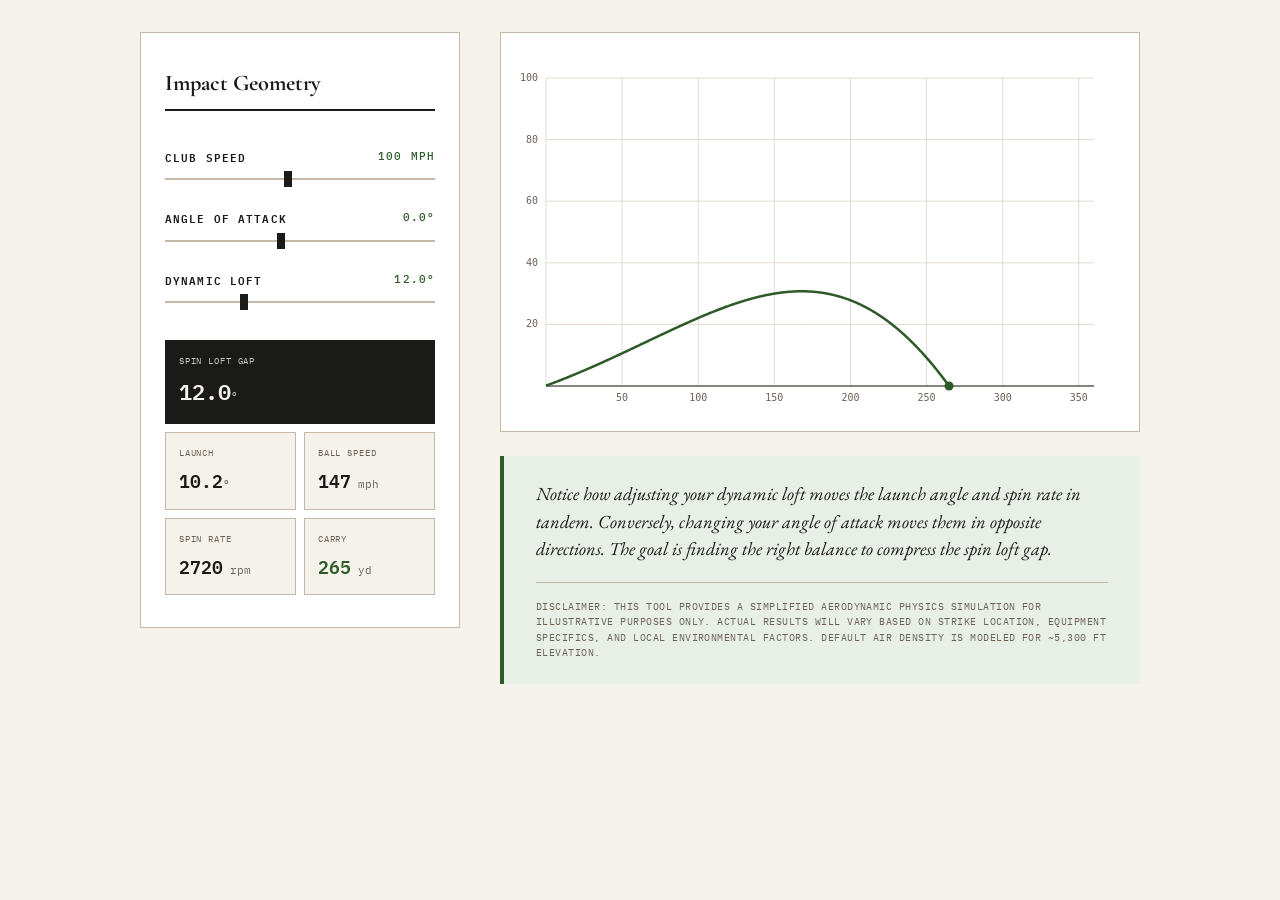
<file: tools/driver-spin-loft.html>
<!DOCTYPE html>
<html lang="en">
<head>
<meta charset="UTF-8">
<meta name="viewport" content="width=device-width, initial-scale=1.0">
<title>Driver Spin Loft Explorer — The Fog Break</title>
<link href="https://fonts.googleapis.com/css2?family=Cormorant+Garamond:ital,wght@0,600;0,700;1,600&family=EB+Garamond:ital,wght@0,400;0,500;1,400&family=IBM+Plex+Mono:wght@400;500;600;700&display=swap" rel="stylesheet">
<style>
    :root {
        --ink: #1a1a18;
        --paper: #f5f1eb;
        --accent: #2d5a27;
        --accent-light: #e8efe7;
        --rule: #c4b9a8;
        --caption: #6b6256;
        --highlight: #d4a84b;
        --red: #8b3a3a;
    }

    * { box-sizing: border-box; }

    body {
        margin: 0;
        padding: 2rem;
        background-color: var(--paper);
        color: var(--ink);
        font-family: 'EB Garamond', Georgia, serif;
        display: flex;
        justify-content: center;
        line-height: 1.6;
        -webkit-font-smoothing: antialiased;
    }

    .container {
        max-width: 1000px;
        width: 100%;
        display: grid;
        grid-template-columns: 320px 1fr;
        gap: 2.5rem;
    }

    h2, h3 {
        font-family: 'Cormorant Garamond', serif;
        margin-top: 0;
        font-weight: 700;
        color: var(--ink);
    }

    /* Controls Column */
    .controls {
        background: #fff;
        padding: 2rem 1.5rem;
        border: 1px solid var(--rule);
        display: flex;
        flex-direction: column;
        gap: 1.8rem;
        height: min-content;
    }

    .controls h2 {
        font-size: 1.4rem;
        margin-bottom: 0.5rem;
        border-bottom: 2px solid var(--ink);
        padding-bottom: 0.5rem;
    }

    .control-group {
        display: flex;
        flex-direction: column;
        gap: 0.8rem;
    }

    label { 
        font-family: 'IBM Plex Mono', monospace;
        font-weight: 600; 
        font-size: 0.7rem; 
        text-transform: uppercase;
        letter-spacing: 0.1em;
        display: flex; 
        justify-content: space-between;
        color: var(--ink);
    }
    
    .slider-val { 
        font-weight: 500; 
        color: var(--accent);
    }

    input[type=range] {
        width: 100%;
        margin: 0;
        cursor: pointer;
        -webkit-appearance: none;
        background: transparent;
    }

    input[type=range]:focus {
        outline: none;
    }

    input[type=range]::-webkit-slider-runnable-track {
        width: 100%;
        height: 2px;
        background: var(--rule);
    }

    input[type=range]::-webkit-slider-thumb {
        height: 16px;
        width: 8px;
        border-radius: 0;
        background: var(--ink);
        cursor: pointer;
        -webkit-appearance: none;
        margin-top: -7px;
    }

    /* Stats Display within Controls */
    .derived-stats {
        margin-top: 0.5rem;
        display: grid;
        grid-template-columns: 1fr 1fr;
        gap: 0.5rem;
    }

    .stat-box {
        background: var(--paper);
        padding: 0.8rem;
        border: 1px solid var(--rule);
    }

    .stat-label { 
        font-family: 'IBM Plex Mono', monospace;
        font-size: 0.55rem; 
        color: var(--caption); 
        text-transform: uppercase; 
        letter-spacing: 0.1em;
        display: block; 
        margin-bottom: 0.4rem;
    }
    
    .stat-value { 
        font-family: 'IBM Plex Mono', monospace;
        font-size: 1.1rem; 
        font-weight: 600; 
    }
    
    .unit { 
        font-size: 0.7rem; 
        font-weight: 400; 
        color: var(--caption);
    }

    /* Highlights calculated core metric */
    .highlight-stat {
        grid-column: 1 / -1;
        background-color: var(--ink);
        border: 1px solid var(--ink);
    }
    .highlight-stat .stat-label { color: var(--paper); opacity: 0.8;}
    .highlight-stat .stat-value { color: var(--paper); font-size: 1.4rem; }
    .highlight-stat .unit { color: var(--paper); opacity: 0.8;}

    /* Visualization Column */
    .visual-wrapper {
        display: flex;
        flex-direction: column;
        gap: 1.5rem;
    }

    .viz-container {
        background: #fff;
        border: 1px solid var(--rule);
        height: 400px;
        position: relative;
        overflow: hidden;
        padding: 10px;
    }

    canvas {
        width: 100%;
        height: 100%;
    }

    /* Insight Text */
    .insight-card {
        background: var(--accent-light);
        border-left: 4px solid var(--accent);
        padding: 1.5rem 2rem;
        display: flex;
        flex-direction: column;
        gap: 1.2rem;
    }

    .insight-text {
        font-size: 1.15rem;
        font-style: italic;
        margin: 0;
        color: var(--ink);
        line-height: 1.5;
    }
    
    .optimum-note {
        font-family: 'IBM Plex Mono', monospace;
        font-size: 0.6rem;
        color: var(--caption);
        letter-spacing: 0.05em;
        text-transform: uppercase;
        border-top: 1px solid var(--rule);
        padding-top: 1rem;
    }

    @media (max-width: 800px) {
        .container { grid-template-columns: 1fr; }
    }

</style>
</head>
<body>

<div class="container">
    <div class="controls">
        <h2>Impact Geometry</h2>
        
        <div class="control-group">
            <label>Club Speed <span class="slider-val" id="valSpeed">100 mph</span></label>
            <input type="range" id="speed" min="75" max="130" step="1" value="100">
        </div>

        <div class="control-group">
            <label>Angle of Attack <span class="slider-val" id="valAoa">0.0°</span></label>
            <input type="range" id="aoa" min="-6" max="8" step="0.5" value="0">
        </div>

        <div class="control-group">
            <label>Dynamic Loft <span class="slider-val" id="valLoft">12.0°</span></label>
            <input type="range" id="loft" min="8" max="22" step="0.5" value="12">
        </div>

        <div class="derived-stats">
            <div class="stat-box highlight-stat">
                <span class="stat-label">Spin Loft Gap</span>
                <span class="stat-value" id="statSpinLoft">12.0<span class="unit">°</span></span>
            </div>
            <div class="stat-box">
                <span class="stat-label">Launch</span>
                <span class="stat-value" id="statLaunch">10.2<span class="unit">°</span></span>
            </div>
            <div class="stat-box">
                <span class="stat-label">Ball Speed</span>
                <span class="stat-value" id="statBallSpeed">147<span class="unit"> mph</span></span>
            </div>
            <div class="stat-box">
                <span class="stat-label">Spin Rate</span>
                <span class="stat-value" id="statSpin">2600<span class="unit"> rpm</span></span>
            </div>
            <div class="stat-box">
                <span class="stat-label">Carry</span>
                <span class="stat-value" id="statCarry" style="color:var(--accent)">254<span class="unit"> yd</span></span>
            </div>
        </div>
    </div>

    <div class="visual-wrapper">
        <div class="viz-container">
            <canvas id="trajectoryCanvas"></canvas>
        </div>

        <div class="insight-card">
            <p class="insight-text" id="insightText">Adjust parameters to simulate trajectory.</p>
            <div class="optimum-note">
                Disclaimer: This tool provides a simplified aerodynamic physics simulation for illustrative purposes only. Actual results will vary based on strike location, equipment specifics, and local environmental factors. Default air density is modeled for ~5,300 ft elevation.
            </div>
        </div>
    </div>
</div>

<script>
    // DOM Elements
    const inputs = {
        speed: document.getElementById('speed'),
        aoa: document.getElementById('aoa'),
        loft: document.getElementById('loft')
    };
    const vals = {
        speed: document.getElementById('valSpeed'),
        aoa: document.getElementById('valAoa'),
        loft: document.getElementById('valLoft')
    };
    const stats = {
        spinLoft: document.getElementById('statSpinLoft'),
        launch: document.getElementById('statLaunch'),
        ballSpeed: document.getElementById('statBallSpeed'),
        spin: document.getElementById('statSpin'),
        carry: document.getElementById('statCarry')
    };
    const insightText = document.getElementById('insightText');
    const canvas = document.getElementById('trajectoryCanvas');
    const ctx = canvas.getContext('2d');

    // Physics Constants & Setup
    const G = 9.81; 
    const AIR_DENSITY = 1.03; 
    const BALL_MASS = 0.04593; 
    const BALL_AREA = 0.00143; 
    
    const MPH_TO_MS = 0.44704;
    const MS_TO_YDS = 1.09361;

    const DT = 0.01; 
    const MAX_TIME = 15; 

    function setCanvasSize() {
        const container = canvas.parentElement;
        canvas.width = container.clientWidth - 20;
        canvas.height = container.clientHeight - 20;
    }

    // --- Physics Engine ---

    function calculateTrajectory(v0_mph, launchAngle_deg, spin_rpm) {
        let v0 = v0_mph * MPH_TO_MS;
        let launchAngle_rad = launchAngle_deg * (Math.PI / 180);

        let vx = v0 * Math.cos(launchAngle_rad);
        let vy = v0 * Math.sin(launchAngle_rad);

        let x = 0;
        let y = 0.1; 

        let trajectoryData = [];
        let maxLandingYds = 0;

        let spin_k = spin_rpm / 1000;
        // Drag scales up aggressively with spin to punish ballooning
        let Cd = 0.17 + Math.pow(spin_k, 1.2) * 0.018; 
        // Lift plateaus using arctan to prevent infinite floating
        let Cl = 0.24 * Math.atan(0.55 * spin_k);

        for (let t = 0; t < MAX_TIME; t += DT) {
            trajectoryData.push({ x: x * MS_TO_YDS, y: y * MS_TO_YDS });

            if (y < 0 && t > 0.1) {
                let prevX_yds = trajectoryData[trajectoryData.length - 2].x;
                let prevY_yds = trajectoryData[trajectoryData.length - 2].y;
                let currentY_yds = y * MS_TO_YDS;
                let currentX_yds = x * MS_TO_YDS;
                
                let fraction = prevY_yds / (prevY_yds - currentY_yds);
                maxLandingYds = prevX_yds + fraction * (currentX_yds - prevX_yds);
                break;
            }

            let v = Math.sqrt(vx*vx + vy*vy);
            
            let F_drag = 0.5 * Cd * AIR_DENSITY * BALL_AREA * v * v;
            let F_lift = 0.5 * Cl * AIR_DENSITY * BALL_AREA * v * v;

            let ax_drag = -(F_drag * (vx / v)) / BALL_MASS;
            let ay_drag = -(F_drag * (vy / v)) / BALL_MASS;

            let ax_lift = -(F_lift * (vy / v)) / BALL_MASS;
            let ay_lift = (F_lift * (vx / v)) / BALL_MASS;

            vx += (ax_drag + ax_lift) * DT;
            vy += (ay_drag + ay_lift - G) * DT;

            x += vx * DT;
            y += vy * DT;
        }

        return { points: trajectoryData, carryYds: maxLandingYds };
    }

    function update() {
        const speed = parseFloat(inputs.speed.value);
        const aoa = parseFloat(inputs.aoa.value);
        const loft = parseFloat(inputs.loft.value);

        vals.speed.textContent = speed + ' mph';
        vals.aoa.textContent = (aoa > 0 ? '+' : '') + aoa.toFixed(1) + '°';
        vals.loft.textContent = loft.toFixed(1) + '°';

        const spinLoft = loft - aoa;
        
        const launchAngle = (loft * 0.85) + (aoa * 0.15);

        const smashBaseline = 1.49;
        const smashEfficiencyLoss = spinLoft * 0.002;
        const smash = smashBaseline - smashEfficiencyLoss;
        const ballSpeed = speed * smash;

        const spinBase = spinLoft * 210;
        const speedSpinAdjustment = (speed - 100) * 10; 
        
        const spin = Math.max(1600, spinBase + speedSpinAdjustment + 200); 

        stats.spinLoft.innerHTML = spinLoft.toFixed(1) + '<span class="unit">°</span>';
        stats.launch.innerHTML = launchAngle.toFixed(1) + '<span class="unit">°</span>';
        stats.ballSpeed.innerHTML = Math.round(ballSpeed) + '<span class="unit"> mph</span>';
        stats.spin.innerHTML = Math.round(spin) + '<span class="unit"> rpm</span>';

        const result = calculateTrajectory(ballSpeed, launchAngle, spin);

        stats.carry.innerHTML = Math.round(result.carryYds) + '<span class="unit"> yd</span>';

        drawTrajectory(result);
        updateInsight(speed, aoa, loft, spinLoft, launchAngle, spin, result.carryYds);
    }

    function drawTrajectory(data) {
        ctx.clearRect(0, 0, canvas.width, canvas.height);
        
        const padding = 35;
        const graphW = canvas.width - padding * 2;
        const graphH = canvas.height - padding * 2;

        const maxX = 360; 
        const maxY = 100;  

        function getCanvasX(golfX) { return padding + (golfX / maxX) * graphW; }
        function getCanvasY(golfY) { return (canvas.height - padding) - (golfY / maxY) * graphH; }

        ctx.strokeStyle = '#c4b9a8';
        ctx.lineWidth = 0.5;
        ctx.font = '10px "IBM Plex Mono", monospace';
        ctx.fillStyle = '#6b6256';
        ctx.textAlign = 'center';

        for (let x = 0; x <= maxX; x += 50) {
            let px = getCanvasX(x);
            ctx.beginPath();
            ctx.moveTo(px, padding);
            ctx.lineTo(px, canvas.height - padding);
            ctx.stroke();
            if (x > 0) ctx.fillText(x, px, canvas.height - padding + 15);
        }

        ctx.textAlign = 'right';
        for (let y = 0; y <= maxY; y += 20) {
            let py = getCanvasY(y);
            ctx.beginPath();
            ctx.moveTo(padding, py);
            ctx.lineTo(canvas.width - padding, py);
            ctx.stroke();
            if (y > 0) ctx.fillText(y, padding - 8, py + 3);
        }
        
        ctx.strokeStyle = '#1a1a18';
        ctx.lineWidth = 1;
        ctx.beginPath();
        ctx.moveTo(padding, canvas.height - padding);
        ctx.lineTo(canvas.width - padding, canvas.height - padding);
        ctx.stroke();

        if (data.points.length > 0) {
            ctx.strokeStyle = '#2d5a27'; 
            ctx.lineWidth = 2.5;
            ctx.beginPath();
            ctx.moveTo(getCanvasX(data.points[0].x), getCanvasY(data.points[0].y));

            for (let i = 1; i < data.points.length; i++) {
                ctx.lineTo(getCanvasX(data.points[i].x), getCanvasY(data.points[i].y));
            }
            ctx.stroke();
            
            ctx.fillStyle = '#2d5a27'; 
            ctx.beginPath();
            ctx.arc(getCanvasX(data.carryYds), getCanvasY(0), 4.5, 0, Math.PI * 2);
            ctx.fill();
        }
    }

    function updateInsight(speed, aoa, loft, spinLoft, launchAngle, spin, carry) {
        let text = "";

        if (aoa < 0 && spin > 3500) {
            text = `Hitting down (-${Math.abs(aoa)}° AoA) severely widens the spin loft gap to ${spinLoft.toFixed(1)}°. Notice on the graph how the high spin (${Math.round(spin)} RPM) generates extreme drag, causing the ball to balloon, stall, and drop sharply, killing your forward rollout.`;
        } else if (aoa < 0 && launchAngle < 10) {
            text = `You successfully lowered spin loft (${spinLoft.toFixed(1)}°), but by hitting down with a strong-lofted club, you created a "worm burner." The launch angle (${launchAngle.toFixed(1)}°) is too low to stay airborne. You need a positive Angle of Attack to compress spin loft while launching high.`;
        } else if (aoa >= 3 && spinLoft <= 11 && launchAngle >= 10) {
            text = `Highly efficient geometry. Hitting up (+${aoa}°) naturally compresses the spin loft gap. Look at the graph: the flight is high and penetrating, gliding into a shallow descent angle that maximizes both carry and roll for your club speed.`;
        } else if (spinLoft > 16) {
            text = `Your spin loft gap is too wide (${spinLoft.toFixed(1)}°). This bleeds valuable ball speed into backspin. The graph illustrates a classic "ballooning" flight—it climbs too high, stalls in the air, and falls steeply, acting more like a short iron than a driver.`;
        } else if (speed >= 110 && spin > 3000) {
            text = `At high speeds (${speed} mph), excessive spin creates massive drag. Look at the graph: the ball climbs rapidly but hits an aerodynamic wall, forcing a steep drop. Flattening your angle of attack will help compress the spin loft and reduce that drag.`;
        } else {
            text = `Notice how adjusting your dynamic loft moves the launch angle and spin rate in tandem. Conversely, changing your angle of attack moves them in opposite directions. The goal is finding the right balance to compress the spin loft gap.`;
        }

        insightText.textContent = text;
    }

    Object.values(inputs).forEach(input => input.addEventListener('input', update));
    window.addEventListener('resize', () => { setCanvasSize(); update(); });

    setCanvasSize();
    update();
</script>
</body>
</html>
</file>
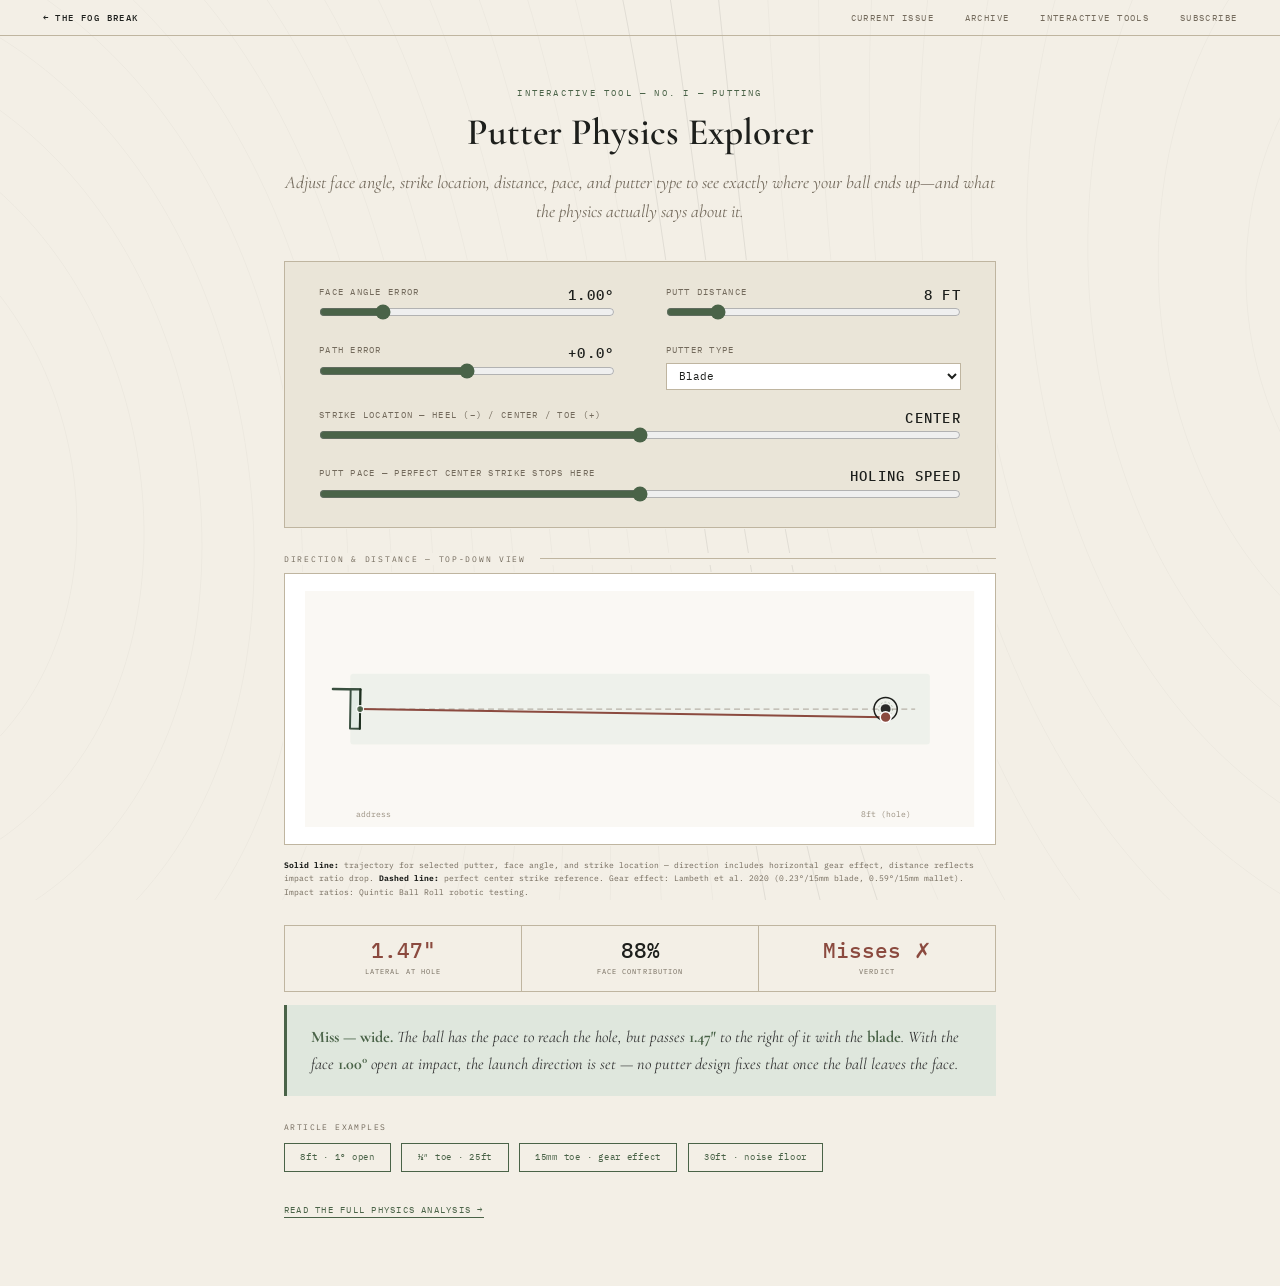
<file: tools/putter-face-angle.html>
<!DOCTYPE html>
<html lang="en">
<head>
<meta charset="UTF-8">
<meta name="viewport" content="width=device-width, initial-scale=1.0">
<title>Putter Face Angle Visualizer — The Fog Break</title>
<meta name="description" content="Interactive putter physics tool. Change face angle, putt distance, putter type (blade, mallet, zero-torque), and strike location to see the predicted miss, gear effect, and impact-ratio behavior.">
<meta name="keywords" content="putter face angle calculator, putter physics visualizer, gear effect calculator, blade vs mallet simulator, putting physics tool">
<meta name="robots" content="index,follow,max-image-preview:large">
<link rel="canonical" href="https://thefogbreak.com/tools/putter-face-angle.html">

<meta property="og:type" content="website">
<meta property="og:site_name" content="The Fog Break">
<meta property="og:title" content="Putter Face Angle Visualizer — The Fog Break">
<meta property="og:description" content="Adjust face angle, putt distance, putter type, and strike location. The tool returns the predicted miss using the same equations as the putter-physics article.">
<meta property="og:url" content="https://thefogbreak.com/tools/putter-face-angle.html">
<meta property="og:image" content="https://thefogbreak.com/assets/og-putter-tool.png">
<meta property="og:image:width" content="1200">
<meta property="og:image:height" content="630">

<meta name="twitter:card" content="summary_large_image">
<meta name="twitter:title" content="Putter Face Angle Visualizer — The Fog Break">
<meta name="twitter:description" content="Interactive putter physics. Face angle, gear effect, and impact-ratio made tangible.">
<meta name="twitter:image" content="https://thefogbreak.com/assets/og-putter-tool.png">

<!-- JSON-LD: Tool / WebApplication -->
<script type="application/ld+json">
{
  "@context": "https://schema.org",
  "@type": "WebApplication",
  "name": "Putter Face Angle Visualizer",
  "url": "https://thefogbreak.com/tools/putter-face-angle.html",
  "description": "Interactive physics tool that predicts putt outcomes from face angle, distance, putter type, and strike location, using oblique-impact mechanics and Lambeth (2020) gear-effect data.",
  "applicationCategory": "SportsApplication",
  "operatingSystem": "Any (web browser)",
  "isAccessibleForFree": true,
  "offers": {
    "@type": "Offer",
    "price": "0",
    "priceCurrency": "USD"
  },
  "publisher": {
    "@type": "Organization",
    "name": "The Fog Break",
    "url": "https://thefogbreak.com/"
  }
}
</script>

<link rel="icon" type="image/svg+xml" href="/assets/favicon.svg">
<link href="https://fonts.googleapis.com/css2?family=Cormorant+Garamond:ital,wght@0,300;0,400;0,500;0,600;0,700;1,300;1,400;1,500&family=IBM+Plex+Mono:wght@300;400;500&display=swap" rel="stylesheet">
<link rel="stylesheet" href="/assets/motion.css">
<style>
  :root {
    --ink: #1d1f1c;
    --parchment: #f3efe6;
    --cream: #eae5d8;
    --moss: #4a6348;
    --moss-soft: #dfe7dd;
    --rule: #bfb5a0;
    --caption: #736a5c;
    --red: #8b4a3f;
    --gold: #9a7020;
  }
  * { margin: 0; padding: 0; box-sizing: border-box; }
  html { font-size: 17px; }
  body { background: var(--parchment); color: var(--ink); font-family: 'Cormorant Garamond', Georgia, serif; -webkit-font-smoothing: antialiased; }

  .site-nav { display: flex; justify-content: space-between; align-items: center; padding: 0.7rem 2.5rem; border-bottom: 1px solid var(--rule); font-family: 'IBM Plex Mono', monospace; font-size: 0.52rem; letter-spacing: 0.16em; text-transform: uppercase; }
  .site-nav .nav-home { color: var(--ink); text-decoration: none; font-weight: 500; }
  .site-nav .nav-home:hover { color: var(--moss); }
  .site-nav .nav-links { display: flex; gap: 1.8rem; }
  .site-nav .nav-links a { color: var(--caption); text-decoration: none; }
  .site-nav .nav-links a:hover { color: var(--moss); }

  .tool-header { max-width: 780px; margin: 3rem auto 2rem; padding: 0 2rem; text-align: center; }
  .tool-header .kicker { font-family: 'IBM Plex Mono', monospace; font-size: 0.52rem; letter-spacing: 0.25em; text-transform: uppercase; color: var(--moss); margin-bottom: 0.8rem; }
  .tool-header h1 { font-weight: 600; font-size: 2.2rem; line-height: 1.15; margin-bottom: 0.8rem; }
  .tool-header p { font-style: italic; font-size: 1.05rem; color: var(--caption); line-height: 1.65; }

  .tool-wrap { max-width: 780px; margin: 0 auto 4rem; padding: 0 2rem; }

  .controls { background: var(--cream); border: 1px solid var(--rule); padding: 1.4rem 2rem 1.2rem; margin-bottom: 1.5rem; display: grid; grid-template-columns: 1fr 1fr; gap: 1.1rem 3rem; }
  .control-group label { font-family: 'IBM Plex Mono', monospace; font-size: 0.5rem; letter-spacing: 0.15em; text-transform: uppercase; color: var(--caption); display: block; margin-bottom: 0.45rem; }
  .control-group .val { font-family: 'IBM Plex Mono', monospace; font-size: 0.82rem; color: var(--ink); font-weight: 500; float: right; }
  .control-group.full { grid-column: 1 / -1; }
  input[type=range] { width: 100%; accent-color: var(--moss); cursor: pointer; }
  select { font-family: 'IBM Plex Mono', monospace; font-size: 0.62rem; padding: 0.28rem 0.5rem; border: 1px solid var(--rule); background: #fff; color: var(--ink); width: 100%; cursor: pointer; }

  .section-label { font-family: 'IBM Plex Mono', monospace; font-size: 0.46rem; letter-spacing: 0.22em; text-transform: uppercase; color: var(--caption); margin-bottom: 0.55rem; display: flex; align-items: center; gap: 0.8rem; }
  .section-label::after { content: ''; flex: 1; height: 1px; background: var(--rule); }

  .viz-box { background: #fff; border: 1px solid var(--rule); padding: 1rem 1.2rem; margin-bottom: 0.8rem; }
  .viz-box svg { width: 100%; height: auto; display: block; }
  .caption { font-family: 'IBM Plex Mono', monospace; font-size: 0.48rem; color: var(--caption); line-height: 1.65; margin-bottom: 1.5rem; }
  .caption strong { color: var(--ink); }

  .stats { display: grid; grid-template-columns: repeat(3, 1fr); gap: 1px; background: var(--rule); border: 1px solid var(--rule); margin-bottom: 0.8rem; }
  .stat { background: var(--parchment); padding: 0.85rem 1rem; text-align: center; }
  .stat-val { font-family: 'IBM Plex Mono', monospace; font-size: 1.25rem; font-weight: 500; color: var(--ink); line-height: 1; margin-bottom: 0.3rem; }
  .stat-val.warn { color: var(--red); }
  .stat-val.good { color: var(--moss); }
  .stat-label { font-family: 'IBM Plex Mono', monospace; font-size: 0.44rem; letter-spacing: 0.14em; text-transform: uppercase; color: var(--caption); }

  .insight { margin-bottom: 1.5rem; padding: 1.1rem 1.4rem; border-left: 3px solid var(--moss); background: var(--moss-soft); font-style: italic; font-size: 0.95rem; line-height: 1.65; color: #333; }
  .insight strong { font-style: normal; color: var(--moss); }

  .presets { margin-bottom: 1.5rem; }
  .presets-label { font-family: 'IBM Plex Mono', monospace; font-size: 0.46rem; letter-spacing: 0.18em; text-transform: uppercase; color: var(--caption); margin-bottom: 0.65rem; }
  .preset-btns { display: flex; gap: 0.6rem; flex-wrap: wrap; }
  .preset-btn { font-family: 'IBM Plex Mono', monospace; font-size: 0.54rem; letter-spacing: 0.08em; padding: 0.45rem 0.9rem; border: 1px solid var(--moss); background: transparent; color: var(--moss); cursor: pointer; transition: all 0.15s; }
  .preset-btn:hover { background: var(--moss); color: #fff; }
  .preset-btn.active { background: var(--moss); color: #fff; }

  .back-link { display: inline-block; font-family: 'IBM Plex Mono', monospace; font-size: 0.52rem; letter-spacing: 0.14em; text-transform: uppercase; color: var(--moss); text-decoration: none; border-bottom: 1px solid var(--moss); padding-bottom: 2px; }

  @media (max-width: 600px) {
    .controls { grid-template-columns: 1fr; }
    .stats { grid-template-columns: 1fr; }
    .site-nav { padding: 0.7rem 1rem; }
    .tool-wrap, .tool-header { padding: 0 1rem; }
    .preset-btns { flex-direction: column; }
    html { font-size: 15px; }
  }
</style>
</head>
<body>

<nav class="site-nav">
  <a href="/" class="nav-home">&larr; The Fog Break</a>
  <div class="nav-links">
    <a href="/">Current Issue</a>
    <a href="/#archive">Archive</a>
    <a href="/tools/">Interactive Tools</a>
    <a href="/#subscribe">Subscribe</a>
  </div>
</nav>

<div class="tool-header">
  <div class="kicker">Interactive Tool &mdash; No. I &mdash; Putting</div>
  <h1>Putter Physics Explorer</h1>
  <p>Adjust face angle, strike location, distance, pace, and putter type to see exactly where your ball ends up&mdash;and what the physics actually says about it.</p>
</div>

<div class="tool-wrap">

  <div class="controls">
    <div class="control-group">
      <label>Face Angle Error <span class="val" id="angle-val">1.00&deg;</span></label>
      <input type="range" id="angle" min="0" max="5" step="0.05" value="1.0">
    </div>
    <div class="control-group">
      <label>Putt Distance <span class="val" id="dist-val">8 ft</span></label>
      <input type="range" id="dist" min="2" max="40" step="1" value="8">
    </div>
    <div class="control-group">
      <label>Path Error <span class="val" id="path-val">0.0&deg;</span></label>
      <input type="range" id="path" min="-3" max="3" step="0.1" value="0">
    </div>
    <div class="control-group">
      <label>Putter Type</label>
      <select id="putter-type">
        <option value="blade">Blade</option>
        <option value="mallet">Mallet (high MOI)</option>
        <option value="zerotorque">Zero Torque (LAB-style)</option>
      </select>
    </div>
    <div class="control-group full">
      <label>Strike Location &mdash; heel (&minus;) / center / toe (+) <span class="val" id="strike-val">Center</span></label>
      <input type="range" id="strike" min="-1.0" max="1.0" step="0.1" value="0">
    </div>
    <div class="control-group full">
      <label>Putt Pace &mdash; perfect center strike stops here <span class="val" id="pace-val">Holing speed</span></label>
      <input type="range" id="pace" min="-2" max="2" step="0.1" value="0">
    </div>
  </div>

  <div class="section-label">Direction &amp; distance &mdash; top-down view</div>
  <div class="viz-box">
    <svg id="dir-viz" viewBox="0 0 680 240" xmlns="http://www.w3.org/2000/svg"></svg>
  </div>
  <div class="caption"><strong>Solid line:</strong> trajectory for selected putter, face angle, and strike location &mdash; direction includes horizontal gear effect, distance reflects impact ratio drop. <strong>Dashed line:</strong> perfect center strike reference. Gear effect: Lambeth et al. 2020 (0.23&deg;/15mm blade, 0.59&deg;/15mm mallet). Impact ratios: Quintic Ball Roll robotic testing.</div>

  <div class="stats">
    <div class="stat">
      <div class="stat-val" id="stat-miss">&mdash;</div>
      <div class="stat-label">Lateral at hole</div>
    </div>
    <div class="stat">
      <div class="stat-val" id="stat-pct">&mdash;</div>
      <div class="stat-label">Face contribution</div>
    </div>
    <div class="stat">
      <div class="stat-val" id="stat-verdict">&mdash;</div>
      <div class="stat-label">Verdict</div>
    </div>
  </div>

  <div class="insight" id="insight-text"></div>

  <div class="presets">
    <div class="presets-label">Article examples</div>
    <div class="preset-btns">
      <button class="preset-btn" id="preset-1" onclick="applyPreset('8ft-1deg')">8ft &middot; 1&deg; open</button>
      <button class="preset-btn" id="preset-2" onclick="applyPreset('mishit-25ft')">½&Prime; toe &middot; 25ft</button>
      <button class="preset-btn" id="preset-3" onclick="applyPreset('15mm-gear')">15mm toe &middot; gear effect</button>
      <button class="preset-btn" id="preset-4" onclick="applyPreset('30ft-noise')">30ft &middot; noise floor</button>
    </div>
  </div>

  <a href="/articles/putter-physics.html" class="back-link">Read the full physics analysis &rarr;</a>
</div>

<script>
// ─── Physics constants ─────────────────────────────────────────────────────

const CUP_R = 2.125;   // hole radius, inches
const BALL_R = 0.84;   // ball radius, inches
const MAKE_THRESHOLD = CUP_R - BALL_R; // 1.285" — centre-to-centre for drop

// Face angle contribution to launch direction (Wood et al. 2020; Quintic)
// Varies with putter design and friction. Range 83–92% across literature.
function faceContrib(type) {
  if (type === 'zerotorque') return 0.91;
  if (type === 'mallet')     return 0.86;
  return 0.88; // blade
}

// Horizontal gear effect: degrees offline per mm of off-centre strike.
// Source: Lambeth et al. 2020 — adjustable CG/MOI putter, 15mm toe strike.
// Blade (shallow CG): 0.23° — short lever arm, ball deflects minimally.
// Mallet (deep CG):   0.59° — long lever arm sweeps face sideways across ball.
// Toe strike pushes ball open (outside); heel pushes ball closed (inside).
function gearRate(type) {
  if (type === 'mallet')     return 0.59 / 15; // °/mm
  if (type === 'zerotorque') return 0.50 / 15; // °/mm — mallet geometry, some CG reduction
  return 0.23 / 15; // blade
}

// Impact ratio: ball_speed / putter_speed. Drops with off-centre contact.
// Baseline: 1.70 (centre strike, all types).
// At ½" (12.7mm) off-centre — blade 1.52, mallet 1.69 (Quintic Ball Roll, ref 8).
// Scaled linearly with |strike offset|.
const IR_CENTER = 1.70;
function impactRatio(type, strikeIn) {
  const t = Math.abs(strikeIn) / 0.5; // normalised to ½" reference
  const irAtHalf = type === 'blade' ? 1.52
                 : type === 'mallet' ? 1.69
                 : 1.695; // zerotorque ≈ near centre
  return Math.max(IR_CENTER - t * (IR_CENTER - irAtHalf), IR_CENTER * 0.5);
}

// Effective launch angle: face + path + horizontal gear effect.
function launchAngle(faceAngle, pathAngle, type, strikeIn) {
  const fw       = faceContrib(type);
  const strikeMm = (strikeIn || 0) * 25.4; // inches → mm; positive = toe
  const gear     = strikeMm * gearRate(type); // positive toe = open direction
  return faceAngle * fw + pathAngle * (1 - fw) + gear;
}

// Lateral miss in inches at a given distance (includes gear effect).
function lateralMiss(faceAngle, distFt, pathAngle, type, strikeIn) {
  const launch = launchAngle(faceAngle, pathAngle, type, strikeIn);
  return distFt * 12 * Math.tan(launch * Math.PI / 180);
}

// Stopping distances in feet.
// center = perfect centre strike; actual = selected putter at current strike offset.
function stoppingFeet(distFt, pace, type, strikeIn) {
  const intended = distFt + pace;
  const ir       = impactRatio(type, strikeIn);
  return {
    cup:    distFt,
    center: intended,
    actual: intended * (ir / IR_CENTER)
  };
}

// ─── SVG helpers ──────────────────────────────────────────────────────────

const W = 680;

function rot(x, y, deg, ox, oy) {
  const r = deg * Math.PI / 180;
  return [ox + x * Math.cos(r) - y * Math.sin(r),
          oy + x * Math.sin(r) + y * Math.cos(r)];
}

function putterSVG(type, angleDeg, ox, oy) {
  const SHAFT = '#3a5040';
  const FACE  = '#1d2e1e';
  const BODY  = '#e4ede6';

  function ln(x1, y1, x2, y2, color, sw) {
    const [ax, ay] = rot(x1, y1, angleDeg, ox, oy);
    const [bx, by] = rot(x2, y2, angleDeg, ox, oy);
    return `<line x1="${ax.toFixed(1)}" y1="${ay.toFixed(1)}" x2="${bx.toFixed(1)}" y2="${by.toFixed(1)}" stroke="${color}" stroke-width="${sw}" stroke-linecap="round"/>`;
  }

  function poly(pts) {
    const m = pts.map(([x, y]) => rot(x, y, angleDeg, ox, oy).map(v => v.toFixed(1)).join(',')).join(' ');
    return `<polygon points="${m}" fill="${BODY}" stroke="${SHAFT}" stroke-width="2" stroke-linejoin="round"/>`;
  }

  function arc(R) {
    const pts = [];
    for (let i = 0; i <= 16; i++) {
      const t = Math.PI / 2 + Math.PI * i / 16;
      pts.push(rot(R * Math.cos(t), R * Math.sin(t), angleDeg, ox, oy));
    }
    const ps = pts.map(p => p.map(v => v.toFixed(1)).join(',')).join(' ');
    const [t1x, t1y] = rot(0, -R, angleDeg, ox, oy);
    const [t2x, t2y] = rot(0,  R, angleDeg, ox, oy);
    return `<polyline points="${t1x.toFixed(1)},${t1y.toFixed(1)} ${ps} ${t2x.toFixed(1)},${t2y.toFixed(1)}" fill="${BODY}" stroke="${SHAFT}" stroke-width="2" stroke-linejoin="round"/>`;
  }

  if (type === 'blade') {
    return ln(-28, -20, 0, -20, SHAFT, 2.5) +
           poly([[0, -20], [0, 20], [-10, 20], [-10, -20]]) +
           ln(0, -20, 0, 20, FACE, 2);
  }
  if (type === 'mallet') {
    return ln(-28, -22, 0, -22, SHAFT, 2.5) + arc(22) + ln(0, -22, 0, 22, FACE, 2);
  }
  return ln(-32, 0, 0, 0, SHAFT, 2.5) + arc(20) + ln(0, -20, 0, 20, FACE, 2);
}

// Contact point dot on face — shows strike location visually.
function strikeDotSVG(type, angleDeg, ox, oy, strikeIn) {
  const faceHalfPx = 20; // half face height in SVG units
  const dotY = -strikeIn * faceHalfPx; // positive strike (toe) = up in SVG
  const [dx, dy] = rot(0, dotY, angleDeg, ox, oy);
  const color = Math.abs(strikeIn) < 0.05 ? '#4a6348' : '#8b4a3f';
  return `<circle cx="${dx.toFixed(1)}" cy="${dy.toFixed(1)}" r="3.5" fill="${color}" stroke="#fff" stroke-width="1.2" opacity="0.9"/>`;
}

// ─── Unified direction + distance visualisation ───────────────────────────

function drawDirection(angle, dist, path, type, miss, made, pace, stops, strike) {
  const H = 240, CY = H / 2;
  const ADDR_X = 56;
  const usableW = W - ADDR_X - 70;

  const actualStop = stops.actual;
  const centerStop  = stops.center;
  const maxFt       = Math.max(dist, actualStop, centerStop) + 0.3;
  const scale       = Math.min(usableW / (maxFt * 12), 10);

  const cupX      = ADDR_X + dist * 12 * scale;
  const cupR_px   = Math.max(CUP_R * scale, 5);
  const makeZone_px = Math.max(MAKE_THRESHOLD * scale, 4);

  // Actual endpoint — selected putter with current strike and face angle
  const actualMissIn = lateralMiss(angle, actualStop, path, type, strike);
  const ballX        = ADDR_X + actualStop * 12 * scale;
  const ballY        = CY + actualMissIn * scale;

  // Center strike reference — same face angle, no strike offset
  const centerMissIn = lateralMiss(angle, centerStop, path, type, 0);
  const centerX      = ADDR_X + centerStop * 12 * scale;
  const centerY      = CY + centerMissIn * scale;

  const pathColor = made ? '#4a6348' : '#8b4a3f';
  const maxLateral = Math.max(Math.abs(actualMissIn), Math.abs(centerMissIn)) * scale;
  const bandH      = Math.max(72, maxLateral + cupR_px + 30);

  let s = `<rect width="${W}" height="${H}" fill="#faf8f4"/>`;
  s += `<rect x="${ADDR_X - 10}" y="${(CY - bandH / 2).toFixed(1)}" width="${(cupX - ADDR_X + 55).toFixed(0)}" height="${bandH.toFixed(1)}" fill="#e6ede3" opacity="0.55" rx="3"/>`;

  // Dashed target line
  s += `<line x1="${ADDR_X}" y1="${CY}" x2="${(cupX + 30).toFixed(0)}" y2="${CY}" stroke="#a8a095" stroke-width="1" stroke-dasharray="6 4"/>`;

  // Center strike ghost (only meaningful when mishit ratio differs from 1.0)
  const showCenter = Math.abs(centerX - ballX) > 6 || Math.abs(centerY - ballY) > 3;
  if (showCenter) {
    s += `<line x1="${ADDR_X}" y1="${CY}" x2="${centerX.toFixed(1)}" y2="${centerY.toFixed(1)}" stroke="#a8a095" stroke-width="1.5" stroke-dasharray="4 3" opacity="0.45"/>`;
    s += `<circle cx="${centerX.toFixed(1)}" cy="${centerY.toFixed(1)}" r="4" fill="none" stroke="#a8a095" stroke-width="1.5" opacity="0.5"/>`;
    const labelSide = centerY <= CY ? -10 : 10;
    s += `<text x="${centerX.toFixed(1)}" y="${(centerY + labelSide).toFixed(1)}" text-anchor="middle" font-family="'IBM Plex Mono',monospace" font-size="7.5" fill="#a8a095" opacity="0.7">center</text>`;
  }

  // Main trajectory — selected putter with ½" toe mishit
  s += `<line x1="${ADDR_X}" y1="${CY}" x2="${ballX.toFixed(1)}" y2="${ballY.toFixed(1)}" stroke="${pathColor}" stroke-width="2" stroke-linecap="round"/>`;

  // Cup
  s += `<circle cx="${cupX}" cy="${CY}" r="${cupR_px.toFixed(1)}" fill="none" stroke="#1d1f1c" stroke-width="1.5"/>`;
  s += `<circle cx="${cupX}" cy="${CY}" r="${makeZone_px.toFixed(1)}" fill="none" stroke="#4a6348" stroke-width="0.8" stroke-dasharray="2 2" opacity="0.4"/>`;
  s += `<circle cx="${cupX}" cy="${CY}" r="${(cupR_px * 0.42).toFixed(1)}" fill="#2a2a28"/>`;

  // Ball dot at actual stopping position
  s += `<circle cx="${ballX.toFixed(1)}" cy="${ballY.toFixed(1)}" r="5.5" fill="${pathColor}" stroke="#fff" stroke-width="1.5"/>`;

  // Lateral miss annotation
  if (Math.abs(actualMissIn * scale) > cupR_px + 8) {
    const gx = (Math.max(cupX, ballX) + cupR_px + 12).toFixed(1);
    const my = ((CY + ballY) / 2 + 4).toFixed(1);
    s += `<line x1="${gx}" y1="${CY}" x2="${gx}" y2="${ballY.toFixed(1)}" stroke="#8b4a3f" stroke-width="1" stroke-dasharray="2 2" opacity="0.6"/>`;
    s += `<text x="${(parseFloat(gx) + 5).toFixed(1)}" y="${my}" font-family="'IBM Plex Mono',monospace" font-size="10" fill="#8b4a3f">${Math.abs(actualMissIn).toFixed(2)}"</text>`;
  }

  // Distance short / past annotation
  const distDiffFt = actualStop - dist;
  if (Math.abs(distDiffFt) > 0.04) {
    const shortStr = Math.abs(distDiffFt) < 1
      ? `${Math.abs(Math.round(distDiffFt * 12))}" ${distDiffFt < 0 ? 'short' : 'past'}`
      : `${Math.abs(distDiffFt).toFixed(1)}ft ${distDiffFt < 0 ? 'short' : 'past'}`;
    const mid  = ((ballX + cupX) / 2).toFixed(1);
    const anoY = (CY - bandH / 2 + 14).toFixed(1);
    s += `<line x1="${ballX.toFixed(1)}" y1="${anoY}" x2="${cupX.toFixed(1)}" y2="${anoY}" stroke="#9a9080" stroke-width="0.8" stroke-dasharray="2 2" opacity="0.7"/>`;
    s += `<text x="${mid}" y="${(parseFloat(anoY) - 4).toFixed(1)}" text-anchor="middle" font-family="'IBM Plex Mono',monospace" font-size="8" fill="#736a5c">${shortStr}</text>`;
  }

  s += putterSVG(type, angle, ADDR_X, CY);
  s += strikeDotSVG(type, angle, ADDR_X, CY, strike);
  s += `<text x="${ADDR_X - 4}" y="${H - 10}" font-family="'IBM Plex Mono',monospace" font-size="8.5" fill="#9a9080">address</text>`;
  s += `<text x="${cupX.toFixed(1)}" y="${H - 10}" text-anchor="middle" font-family="'IBM Plex Mono',monospace" font-size="8.5" fill="#9a9080">${dist}ft (hole)</text>`;

  document.getElementById('dir-viz').innerHTML = s;
}

// ─── Insight ──────────────────────────────────────────────────────────────

function buildInsight(angle, dist, miss, made, pace, stops, type, strike) {
  const typeName      = { blade: 'blade', mallet: 'high-MOI mallet', zerotorque: 'zero-torque putter' }[type];
  const distDiffFt    = stops.actual - dist;
  const reachesHole   = stops.actual >= dist - 0.04;
  const centerReaches = stops.center >= stops.cup - 0.04;
  const gearDeg       = Math.abs(strike) * 25.4 * gearRate(type);
  const overallMade   = made && reachesHole;
  const absMiss       = Math.abs(miss);
  const absStrike     = Math.abs(strike);

  const missStr  = absMiss < 12
    ? `${absMiss.toFixed(2)}&Prime;`
    : `${(absMiss / 12).toFixed(2)}ft`;
  const shortStr = Math.abs(distDiffFt) < 1
    ? `${Math.abs(Math.round(distDiffFt * 12))}&Prime;`
    : `${Math.abs(distDiffFt).toFixed(1)}ft`;

  const parts = [];

  // ── Verdict first ───────────────────────────────────────────────
  if (overallMade && angle < 0.05 && absStrike < 0.05) {
    parts.push(`Square face, centre strike, right pace &mdash; the <strong>${typeName}</strong> drops this one.`);
  } else if (overallMade) {
    parts.push(`<strong>It drops.</strong> The <strong>${typeName}</strong> absorbs the error with room to spare.`);
  } else if (!reachesHole && made) {
    parts.push(`<strong>Miss &mdash; short.</strong> The line is good, but the ball stops <strong>${shortStr}</strong> before the cup with the <strong>${typeName}</strong>.`);
  } else if (reachesHole && !made) {
    parts.push(`<strong>Miss &mdash; wide.</strong> The ball has the pace to reach the hole, but passes <strong>${missStr}</strong> to the ${miss >= 0 ? 'right' : 'left'} of it with the <strong>${typeName}</strong>.`);
  } else {
    parts.push(`<strong>Miss on both axes:</strong> <strong>${shortStr}</strong> short and <strong>${missStr}</strong> offline with the <strong>${typeName}</strong>.`);
  }

  // ── Why: direction ──────────────────────────────────────────────
  if (absStrike >= 0.1) {
    const strikeDir = strike > 0 ? 'toe' : 'heel';
    const kickDir   = strike > 0 ? 'open' : 'closed';
    if (gearDeg > 0.02) {
      parts.push(`A ${absStrike.toFixed(1)}&Prime; ${strikeDir} strike adds a <strong>${gearDeg.toFixed(2)}&deg; gear-effect kick</strong> ${kickDir} &mdash; the ${typeName}&rsquo;s CG depth amplifies the off-centre hit.`);
    } else {
      parts.push(`The ${absStrike.toFixed(1)}&Prime; ${strikeDir} strike only kicks ${gearDeg.toFixed(2)}&deg; offline; the shallow CG keeps gear effect small.`);
    }
  } else if (angle >= 0.05 && !made) {
    parts.push(`With the face <strong>${angle.toFixed(2)}&deg;</strong> open at impact, the launch direction is set &mdash; no putter design fixes that once the ball leaves the face.`);
  }

  // ── Why: distance ───────────────────────────────────────────────
  if (absStrike >= 0.1 && distDiffFt < -0.04) {
    const ir = impactRatio(type, strike).toFixed(2);
    parts.push(`Off-centre contact also drops the impact ratio to <strong>${ir}</strong>, costing <strong>${shortStr}</strong> of roll.`);
  } else if (!centerReaches && pace < 0) {
    parts.push(`The pace is set short by design &mdash; even a perfect centre strike wouldn&rsquo;t reach.`);
  }

  return parts.join(' ');
}

// ─── Main draw ────────────────────────────────────────────────────────────

function draw() {
  const angle  = parseFloat(document.getElementById('angle').value);
  const dist   = parseInt(document.getElementById('dist').value);
  const path   = parseFloat(document.getElementById('path').value);
  const type   = document.getElementById('putter-type').value;
  const strike = parseFloat(document.getElementById('strike').value);
  const pace   = parseFloat(document.getElementById('pace').value);

  document.getElementById('angle-val').textContent  = angle.toFixed(2) + '\u00b0';
  document.getElementById('dist-val').textContent   = dist + ' ft';
  document.getElementById('path-val').textContent   = (path >= 0 ? '+' : '') + path.toFixed(1) + '\u00b0';
  document.getElementById('pace-val').textContent   = pace === 0 ? 'Holing speed'
    : pace > 0 ? `+${pace.toFixed(1)}ft past` : `${pace.toFixed(1)}ft short`;

  const strikeAbs = Math.abs(strike);
  document.getElementById('strike-val').textContent = strikeAbs < 0.05 ? 'Center'
    : `${strikeAbs.toFixed(1)}\u2033 ${strike > 0 ? 'toe' : 'heel'}`;

  const miss = lateralMiss(angle, dist, path, type, strike);
  const made = Math.abs(miss) <= MAKE_THRESHOLD;
  const fw   = Math.round(faceContrib(type) * 100);

  const stops       = stoppingFeet(dist, pace, type, strike);
  const reachesHole = stops.actual >= dist;

  document.getElementById('stat-miss').textContent = Math.abs(miss).toFixed(2) + '"';
  document.getElementById('stat-miss').className   = 'stat-val ' + (made ? 'good' : 'warn');
  document.getElementById('stat-pct').textContent  = fw + '%';

  if (!reachesHole) {
    document.getElementById('stat-verdict').textContent = 'Short \u2717';
    document.getElementById('stat-verdict').className   = 'stat-val warn';
  } else {
    document.getElementById('stat-verdict').textContent = made ? 'Makes \u2713' : 'Misses \u2717';
    document.getElementById('stat-verdict').className   = 'stat-val ' + (made ? 'good' : 'warn');
  }

  document.getElementById('insight-text').innerHTML =
    buildInsight(angle, dist, miss, made, pace, stops, type, strike);

  drawDirection(angle, dist, path, type, miss, made, pace, stops, strike);
}

// ─── Presets ──────────────────────────────────────────────────────────────

const PRESETS = {
  '8ft-1deg':    { angle: 1.0,  dist: 8,  path: 0, type: 'blade',      strike: 0,     pace: 0 },
  'mishit-25ft': { angle: 0,    dist: 25, path: 0, type: 'blade',      strike: 0.5,   pace: 0 },
  '15mm-gear':   { angle: 0,    dist: 20, path: 0, type: 'mallet',     strike: 0.591, pace: 0 },
  '30ft-noise':  { angle: 0.25, dist: 30, path: 0, type: 'zerotorque', strike: 0,     pace: 0 },
};

function applyPreset(key) {
  const p = PRESETS[key];
  if (!p) return;
  document.getElementById('angle').value       = p.angle;
  document.getElementById('dist').value        = p.dist;
  document.getElementById('path').value        = p.path;
  document.getElementById('putter-type').value = p.type;
  document.getElementById('strike').value      = p.strike;
  document.getElementById('pace').value        = p.pace;
  document.querySelectorAll('.preset-btn').forEach(b => b.classList.remove('active'));
  const ids = { '8ft-1deg': 'preset-1', 'mishit-25ft': 'preset-2', '15mm-gear': 'preset-3', '30ft-noise': 'preset-4' };
  if (ids[key]) document.getElementById(ids[key]).classList.add('active');
  draw();
}

['angle', 'dist', 'path', 'putter-type', 'strike', 'pace'].forEach(id =>
  document.getElementById(id).addEventListener('input', () => {
    document.querySelectorAll('.preset-btn').forEach(b => b.classList.remove('active'));
    draw();
  })
);

draw();
</script>
<script src="/assets/topo.js"></script>
</body>
</html>
</file>
<file: assets/motion.css>
/*
 * Motion vocabulary — The Fog Break
 * Six named gestures applied consistently across every page.
 * Include after page-specific styles. Requires topo.js for the
 * ink draw-on and margin-wake behaviours.
 */

/* ── 1. Underline reveal ─────────────────────────────────────────────────────
   Left-to-right sweep at 280ms ease-out on nav links.
   Applies to both the centred homepage nav and the top-bar site-nav. */

.nav a,
.nav-links a {
  position: relative;
  text-decoration: none;
}

.nav a::after,
.nav-links a::after {
  content: '';
  position: absolute;
  bottom: -2px;
  left: 0;
  width: 100%;
  height: 1px;
  background: var(--moss, #4a6348);
  transform: scaleX(0);
  transform-origin: left;
  transition: transform 280ms ease-out;
}

/* Only active reveal on non-active links */
.nav a:not(.active):hover::after,
.nav-links a:not(.active):hover::after {
  transform: scaleX(1);
}


/* ── 2. Paper lift ───────────────────────────────────────────────────────────
   Cards and tool previews rise 3 px with a soft shadow.
   Never scales — that's a web-app tic. */

.article-card,
.archive-card,
.tool-card {
  transition:
    transform    220ms ease-out,
    box-shadow   220ms ease-out,
    border-color 250ms ease-out;
}

.article-card:hover,
.archive-card:hover,
.tool-card:hover {
  transform:  translateY(-3px);
  box-shadow: 0 6px 20px rgba(29, 31, 28, 0.09);
}


/* ── 3. Crosshair cursor ─────────────────────────────────────────────────────
   Over any interactive diagram the cursor becomes a crosshair,
   signalling "this is a tool, not a picture." */

.viz-box,
.viz-box svg,
.article-figure,
.article-figure svg,
.card-preview svg,
.hero-diagram svg {
  cursor: crosshair;
}


/* ── 4. Ink draw-on ──────────────────────────────────────────────────────────
   Article figures start invisible and rise into view on first scroll-entry.
   topo.js adds .topo-fade on each .article-figure, then adds .topo-visible
   via IntersectionObserver. Once. Never on re-entry. */

.article-figure.topo-fade {
  opacity: 0;
  transform: translateY(10px);
  transition: opacity 700ms ease-out, transform 700ms ease-out;
}

.article-figure.topo-fade.topo-visible {
  opacity: 1;
  transform: translateY(0);
}


/* ── 5. Knob snap feedback ───────────────────────────────────────────────────
   Sliders get a smooth accent-colour thumb and track — visual polish
   that pairs with the JS snap-to-preset behaviour in the tool pages. */

input[type="range"] {
  accent-color: var(--moss, #4a6348);
}

input[type="range"]::-webkit-slider-thumb {
  transition: box-shadow 120ms ease-out;
}

input[type="range"]:focus::-webkit-slider-thumb {
  box-shadow: 0 0 0 3px rgba(74, 99, 72, 0.2);
}


/* ── 6. Margin wake ──────────────────────────────────────────────────────────
   The topo canvas fades from its base opacity to a slightly higher value
   when the cursor is active. topo.js handles this via canvas alpha;
   no additional CSS needed here. */


/* ── Topo canvas stacking ────────────────────────────────────────────────────
   The canvas sits at z-index:0 (position:fixed). Without explicit z-index on
   content, the CSS stacking order places positioned z-index:0 elements ABOVE
   non-positioned static elements — meaning the canvas would paint over page
   content. Fix: elevate all direct body children (except the canvas) to
   z-index:1 so they reliably render above the canvas on every page. */

#topo-canvas {
  position: fixed !important;
  z-index: 0 !important;
}

body > *:not(#topo-canvas) {
  position: relative;
  z-index: 1;
}
</file>
